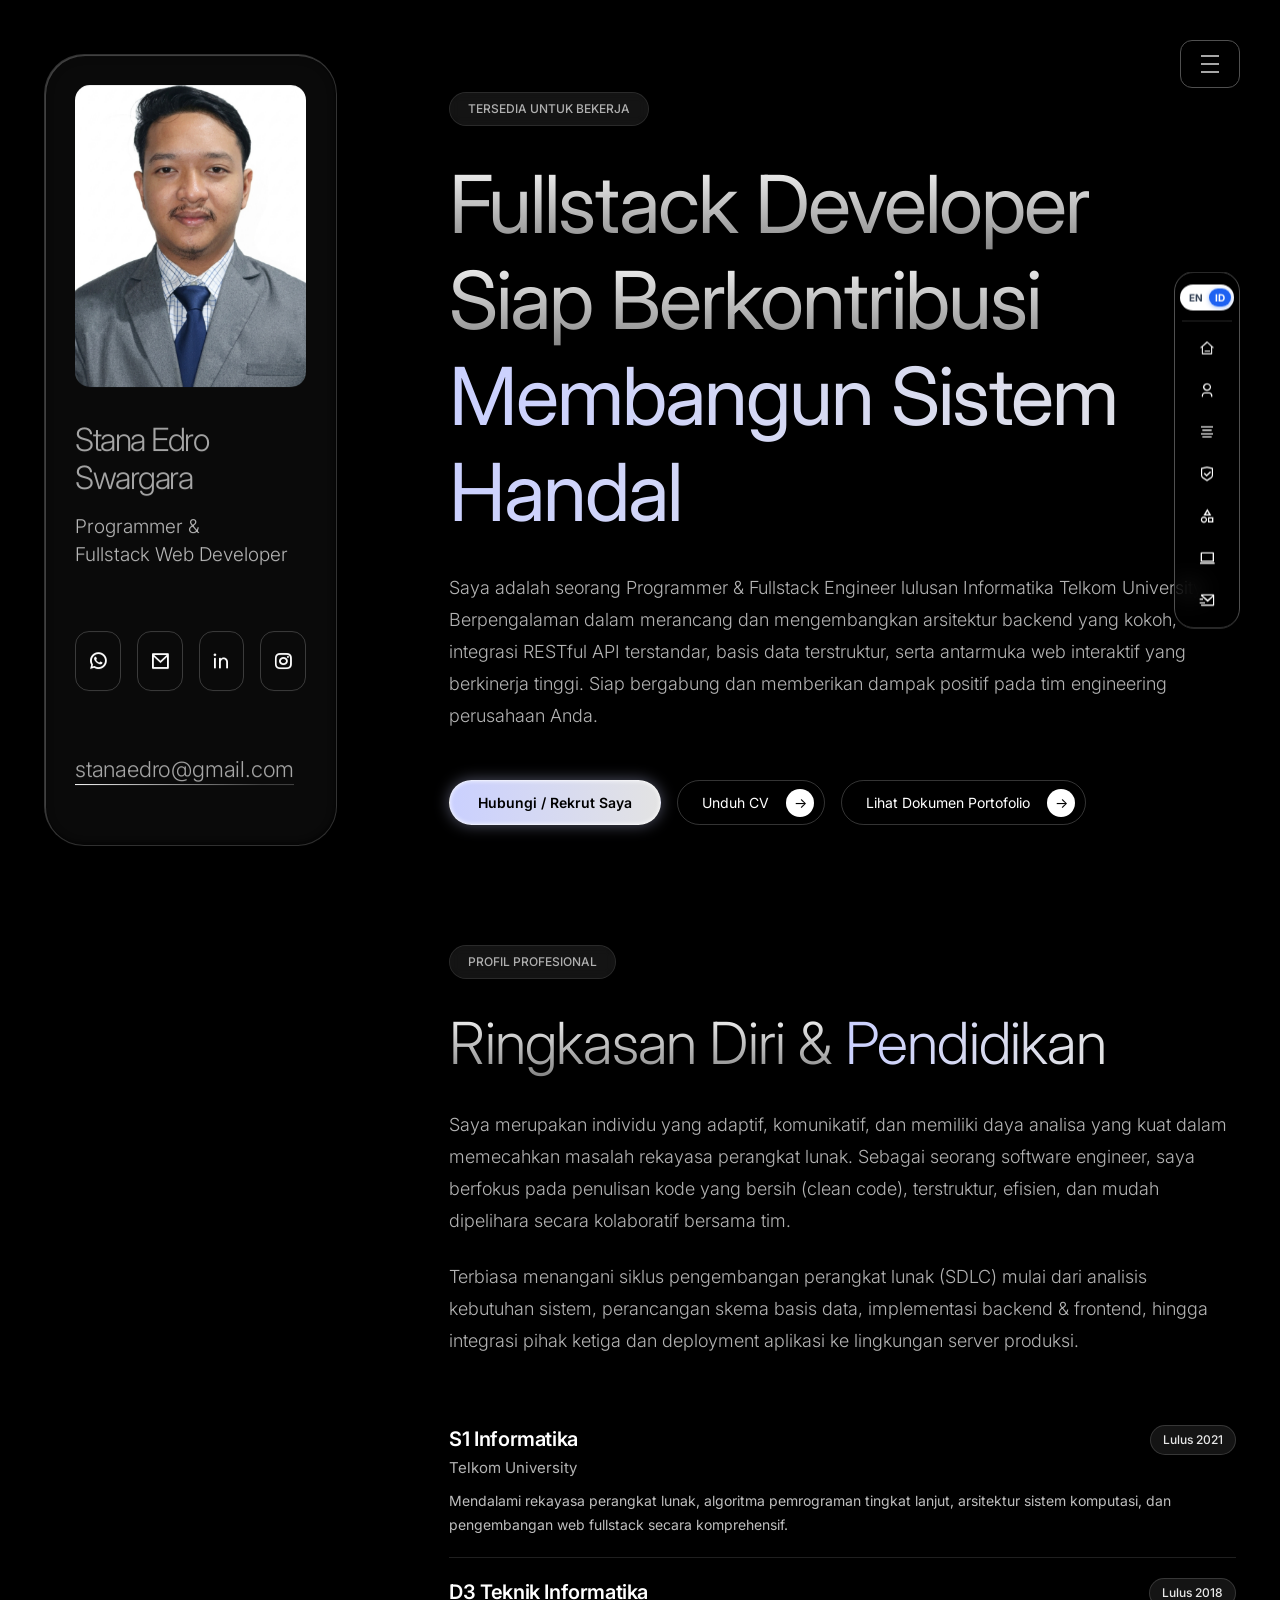
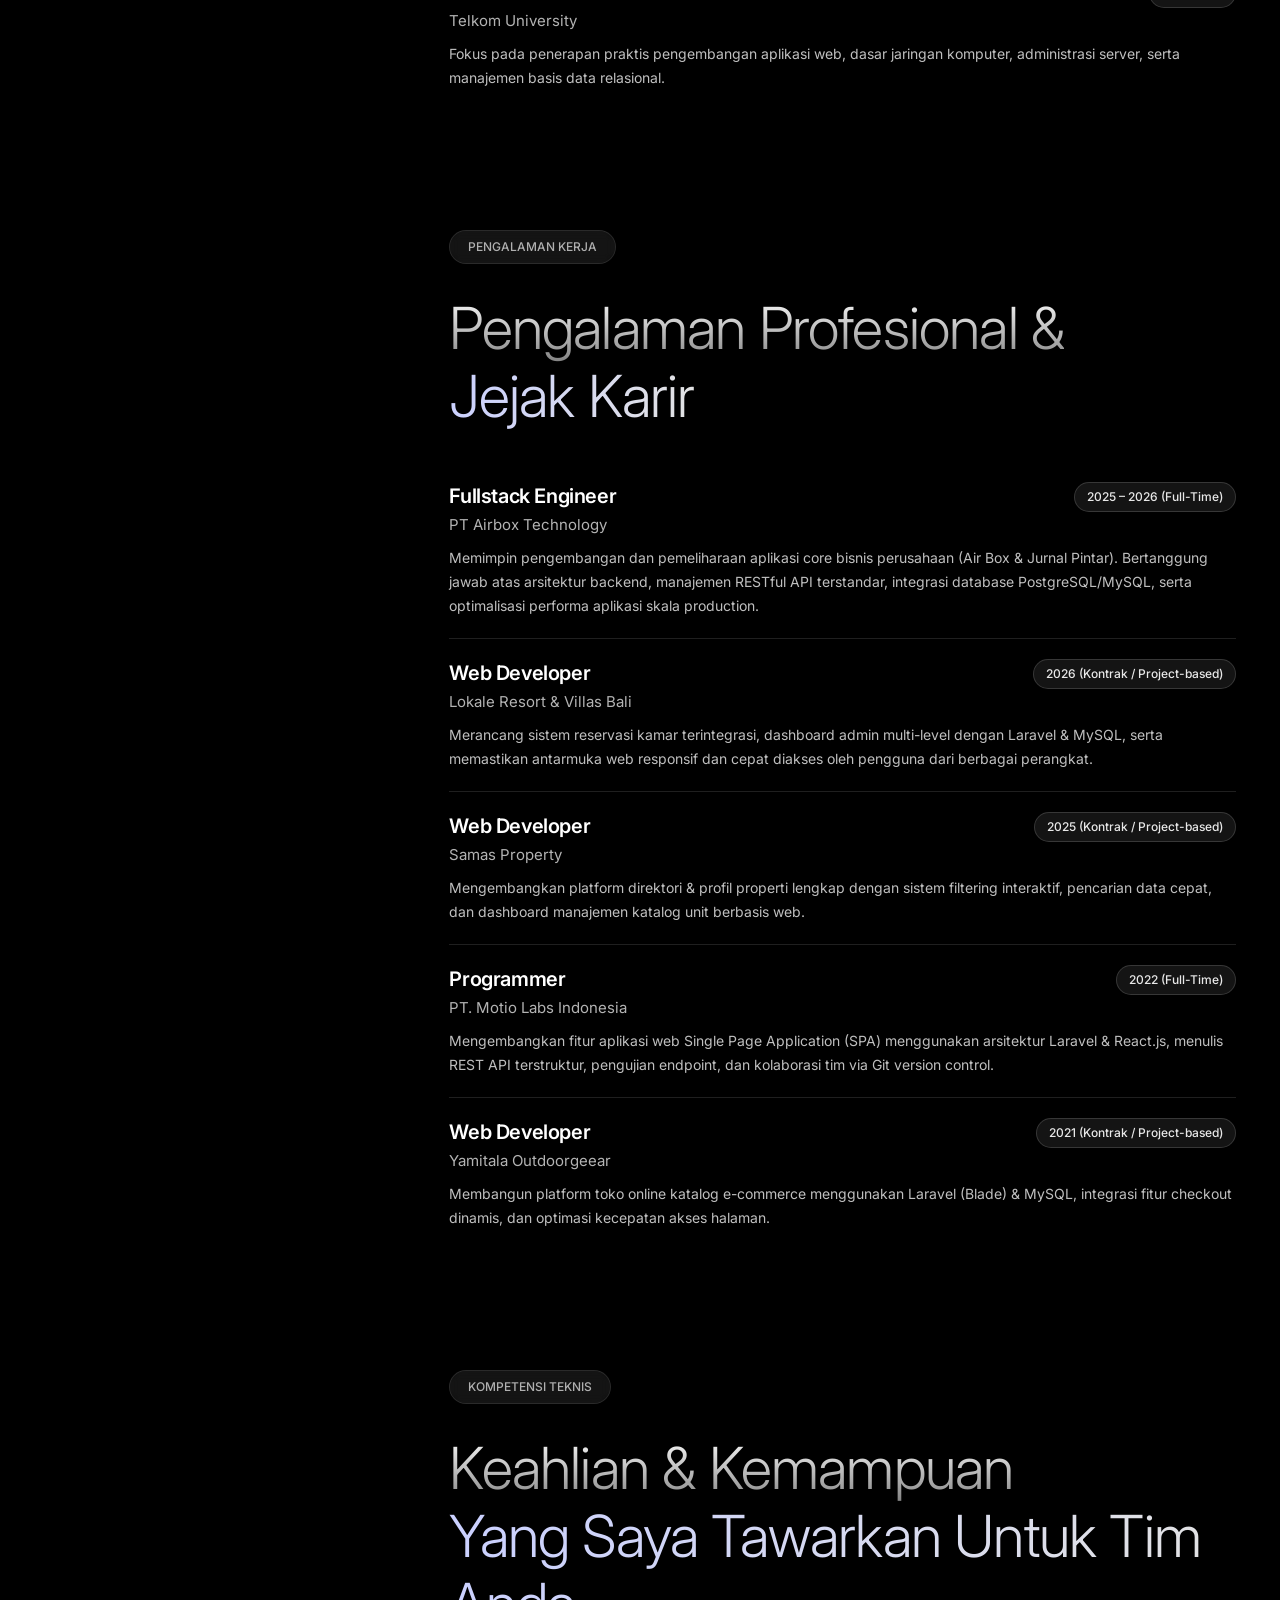
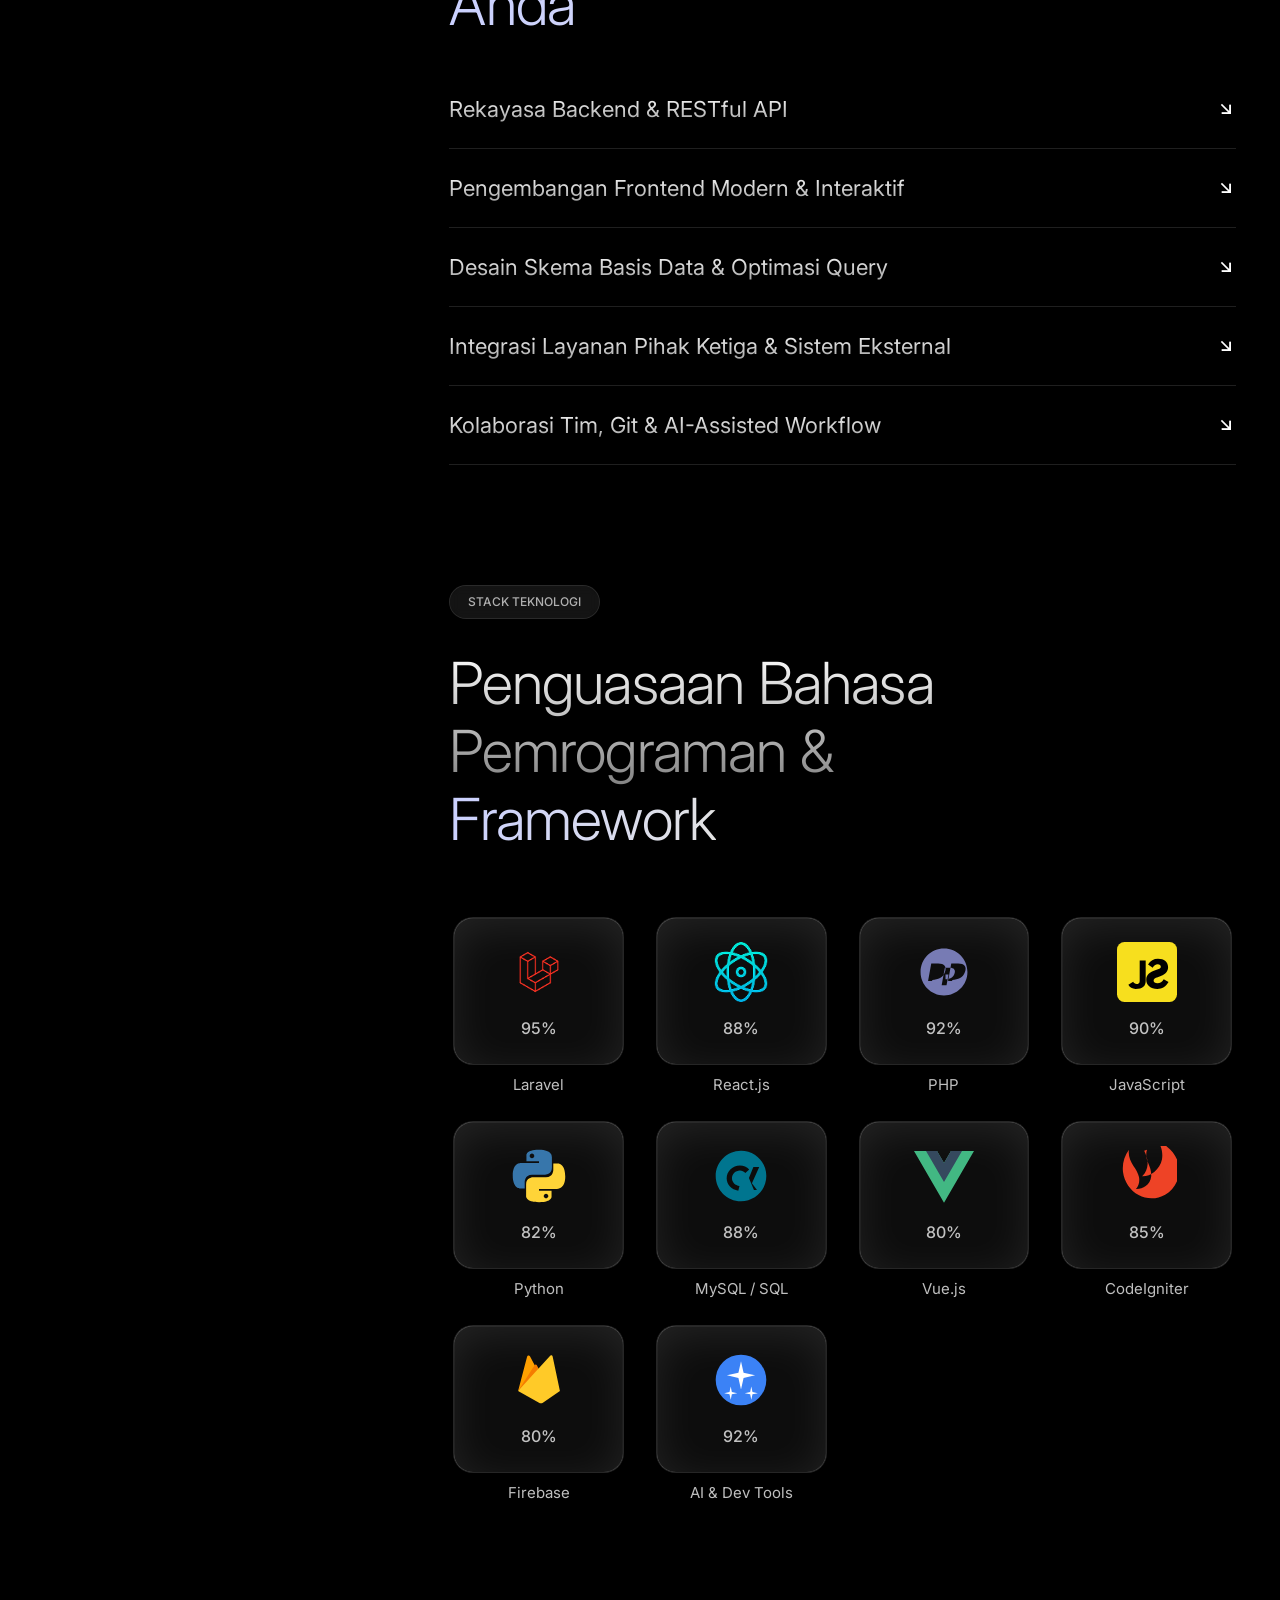
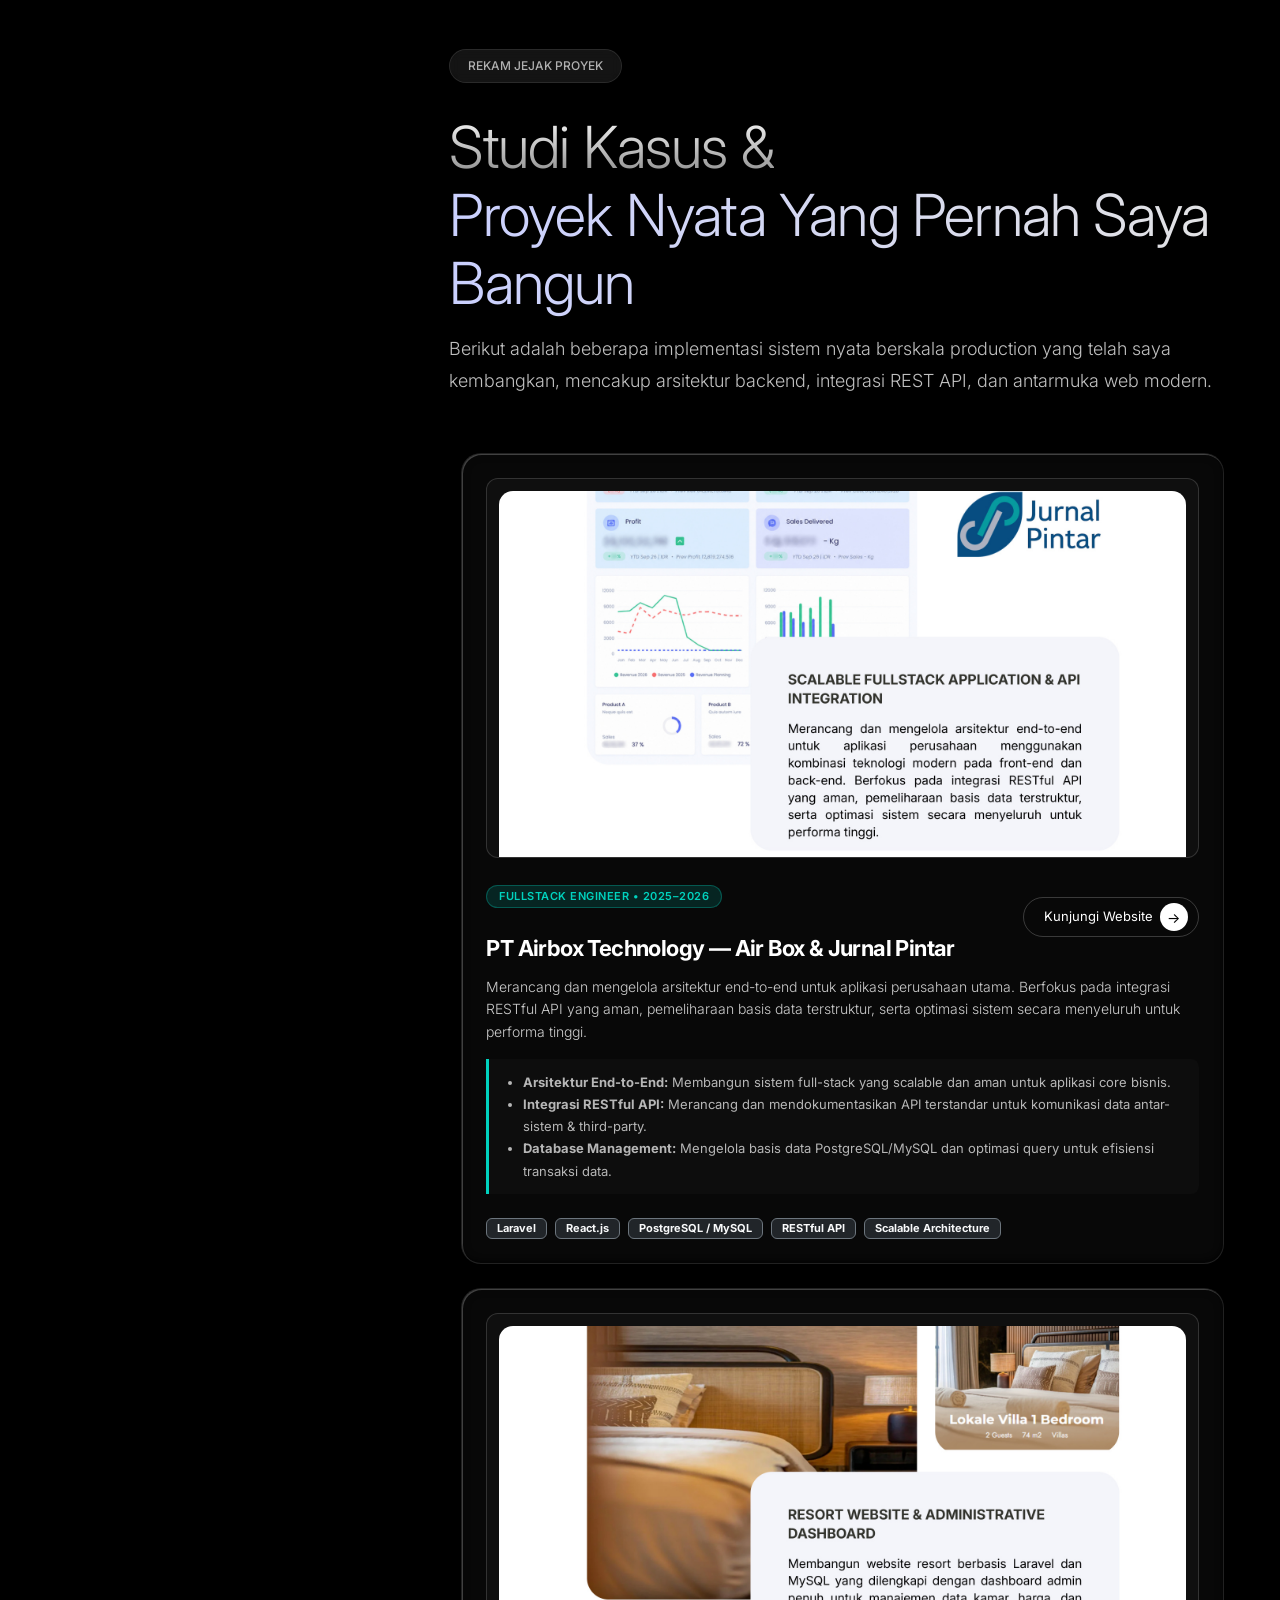
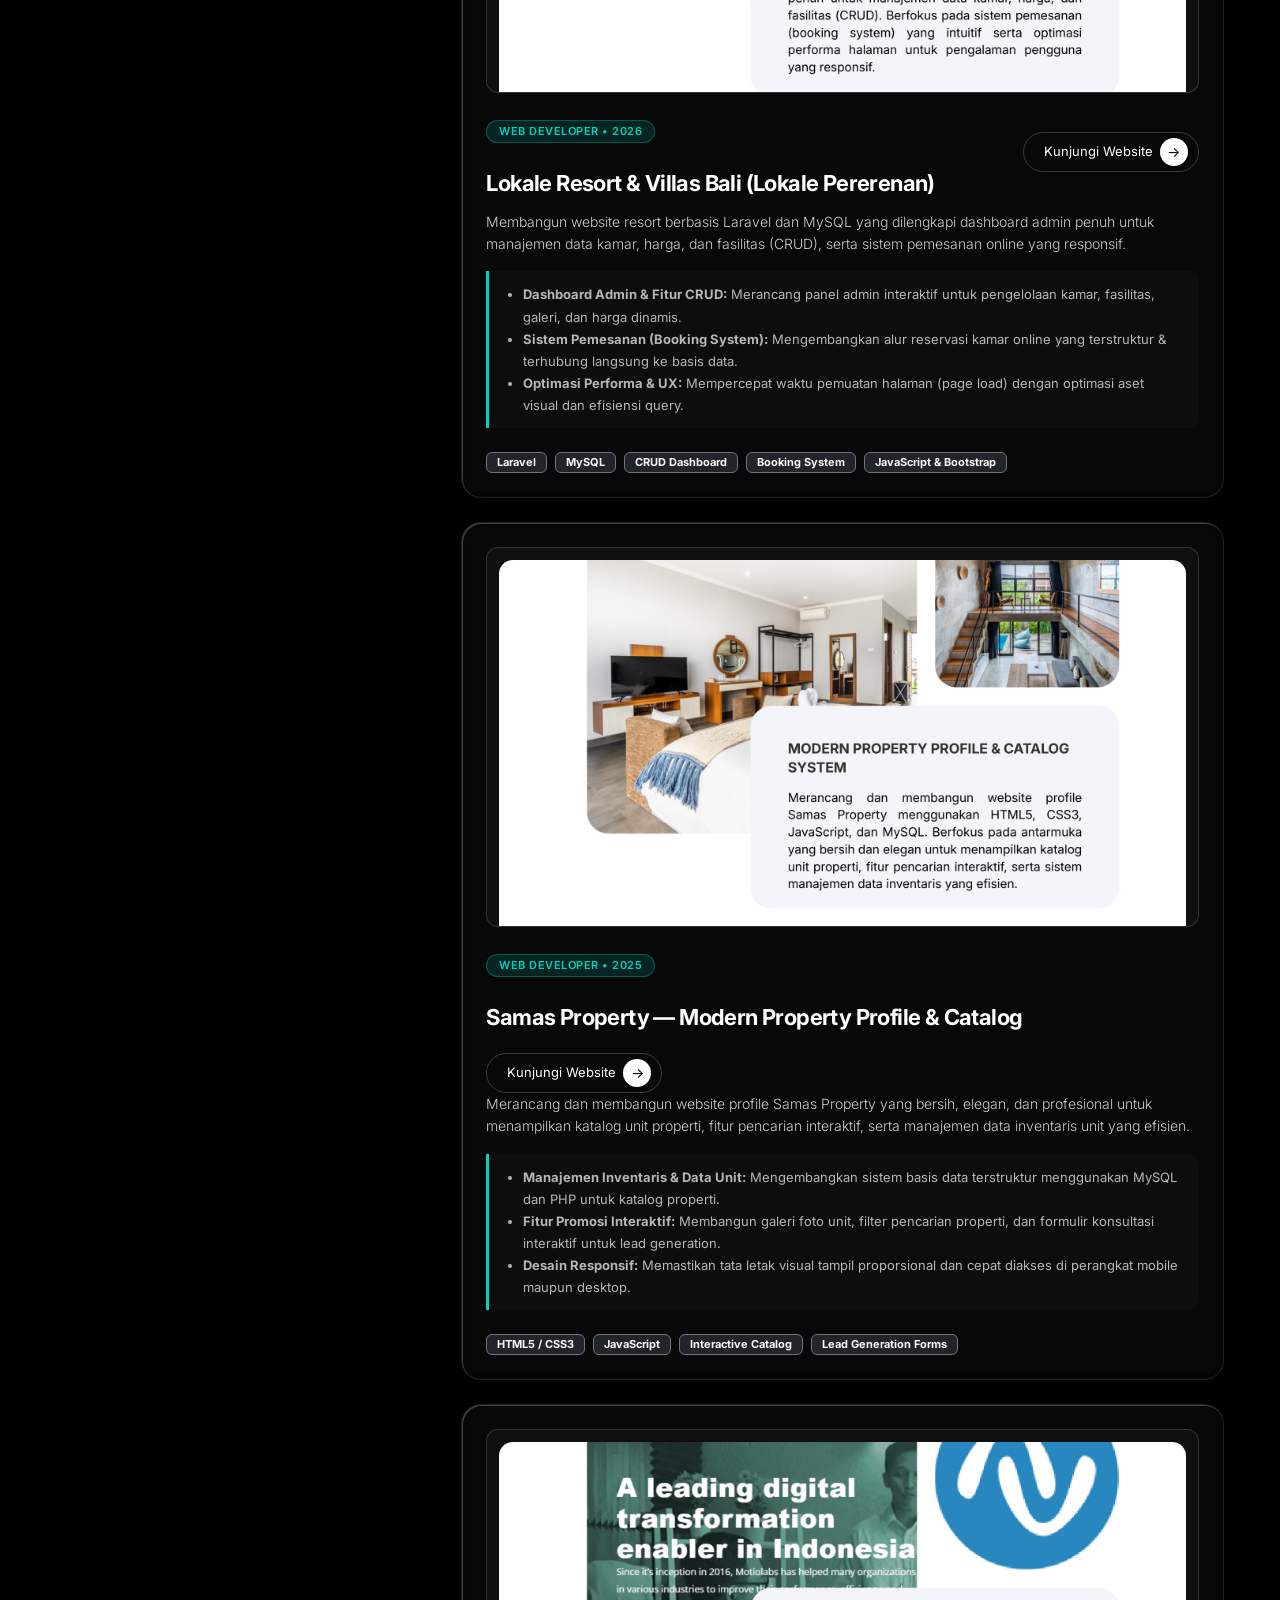
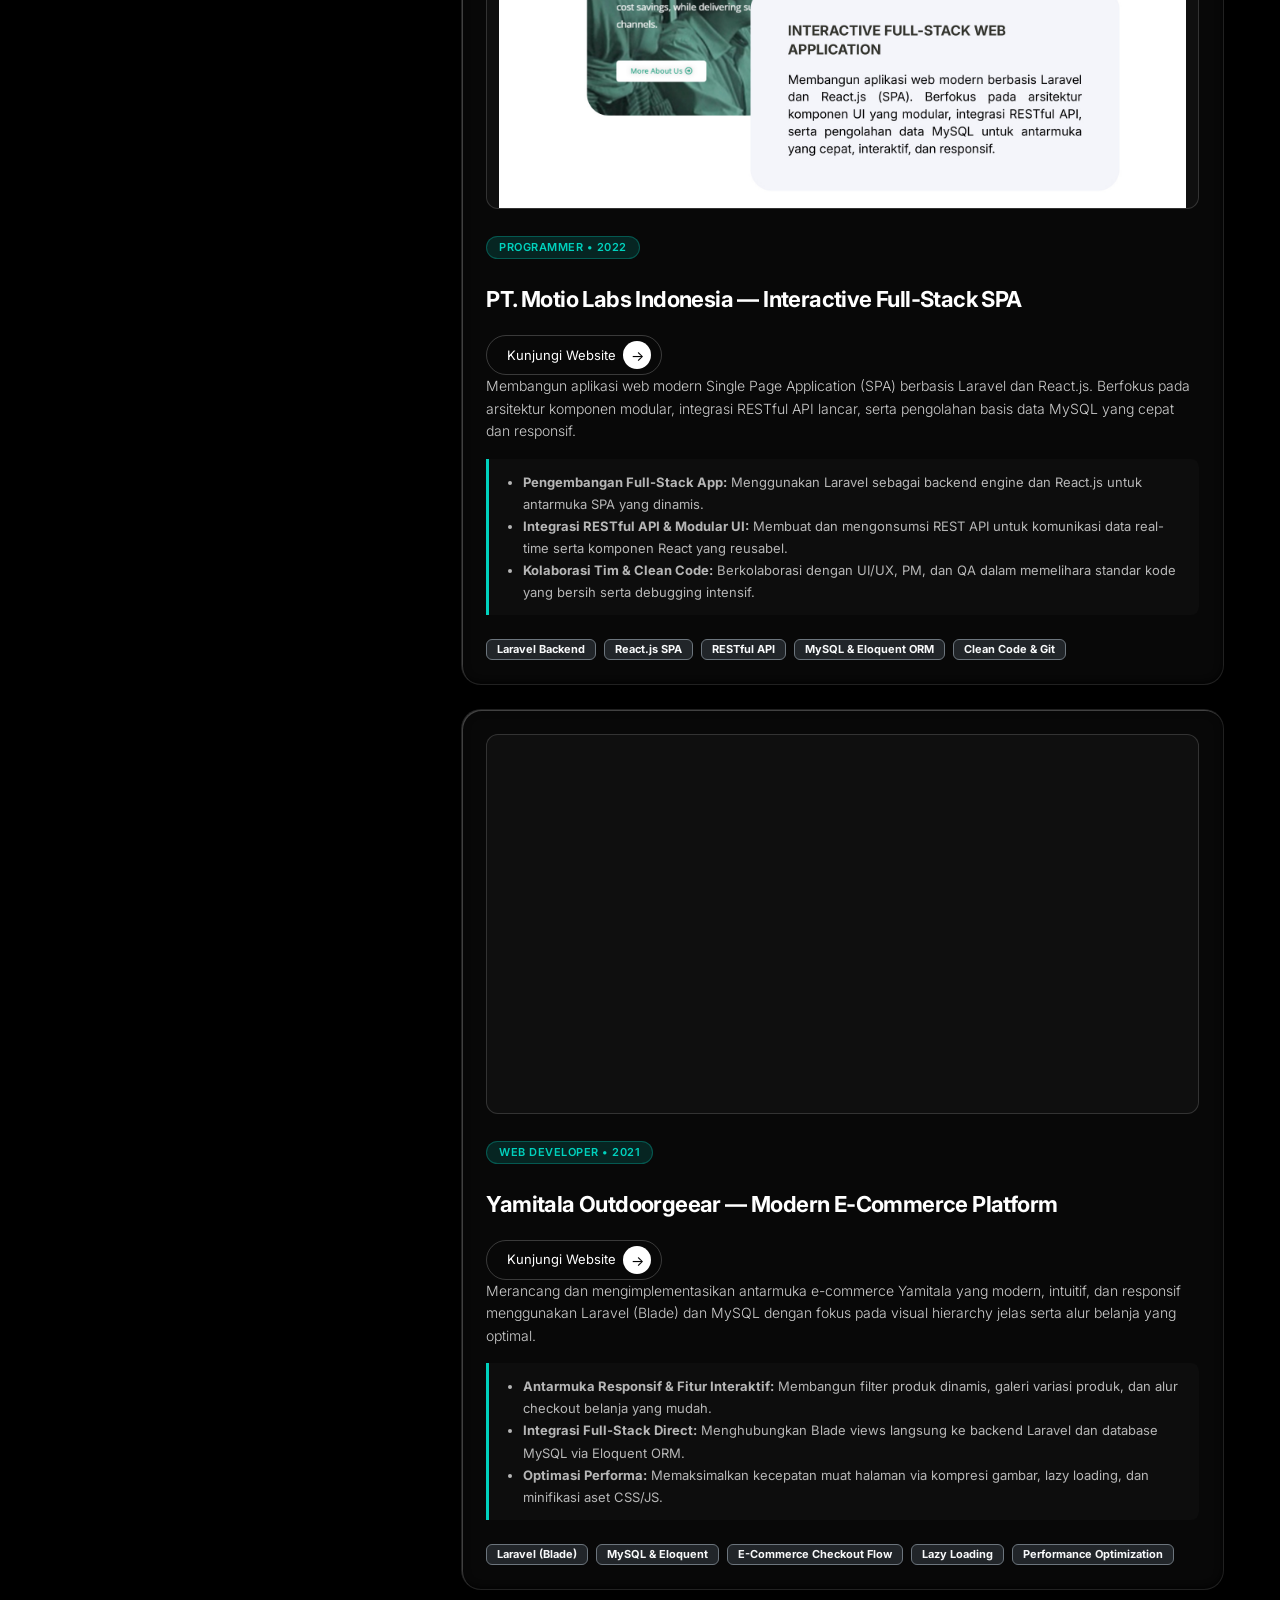
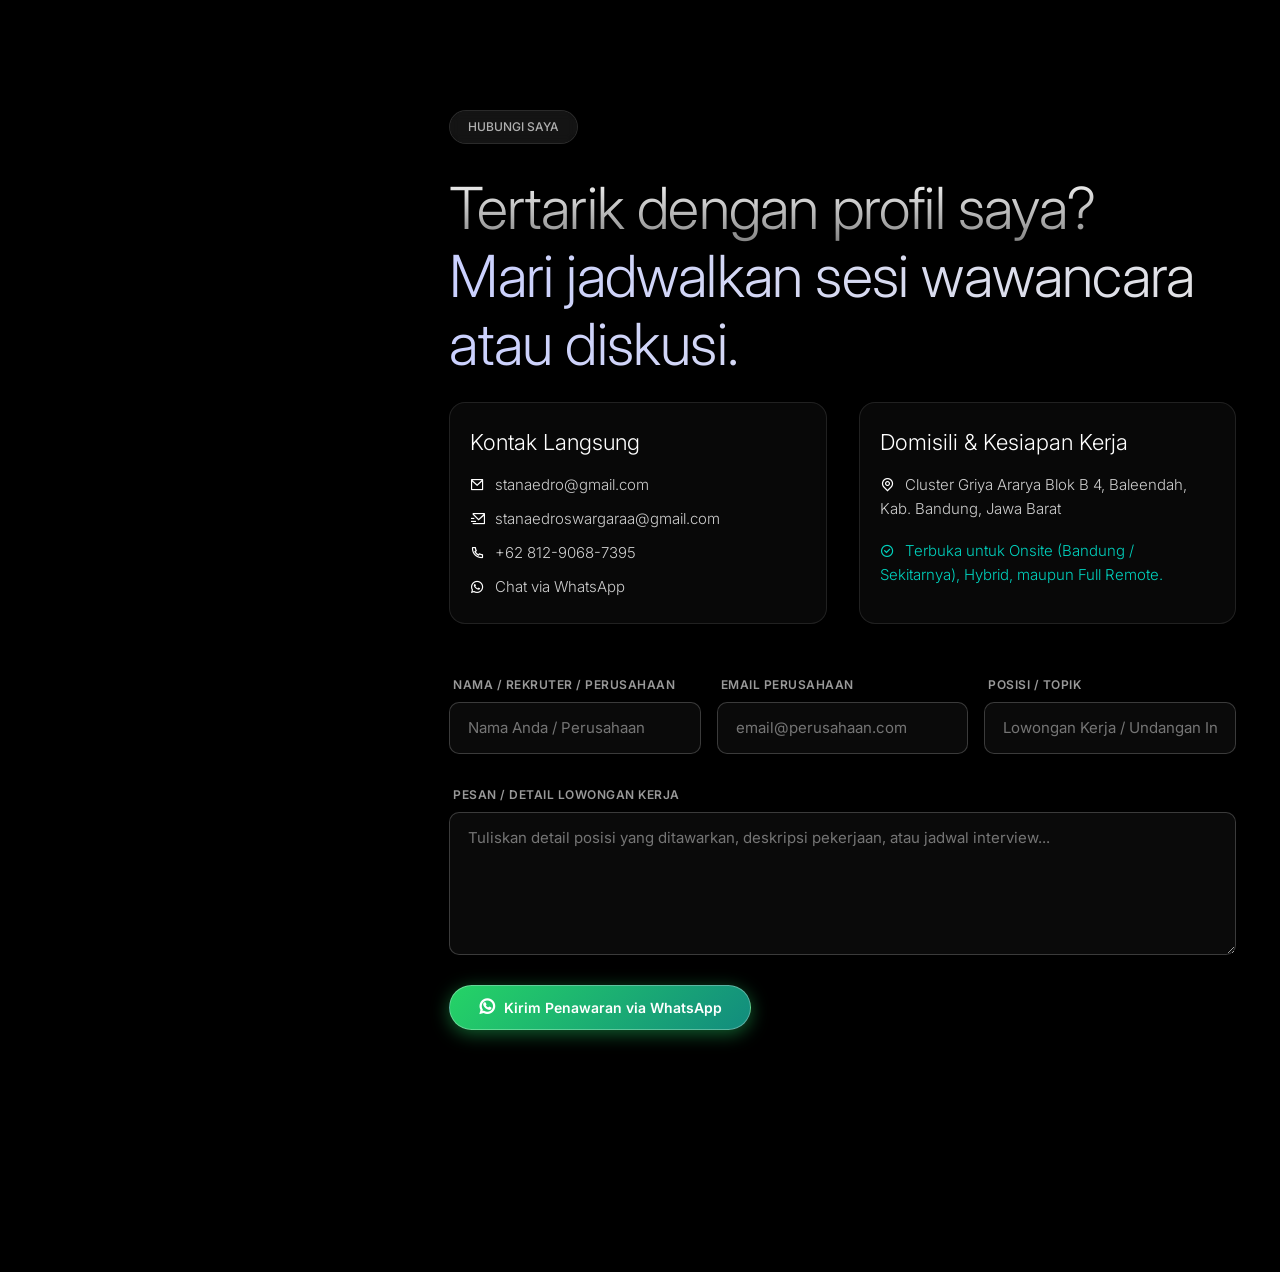
<file: index.html>
<!DOCTYPE html>
<html lang="id">
<head>
    <meta charset="UTF-8">
    <meta name="viewport" content="width=device-width, initial-scale=1.0">
    <title>Stana Edro Swargara - Programmer & Fullstack Web Developer</title>
    
    <!-- Google Fonts -->
    <link rel="preconnect" href="https://fonts.googleapis.com">
    <link rel="preconnect" href="https://fonts.gstatic.com" crossorigin>
    <link href="https://fonts.googleapis.com/css2?family=Inter:ital,opsz,wght@0,14..32,100..900;1,14..32,100..900&display=swap" rel="stylesheet">    
    
    <!-- Bootstrap CSS -->
    <link rel="stylesheet" href="css/bootstrap.min.css">

    <!-- Icon CSS -->
    <link rel="stylesheet" href="icon-fonts/remixicon/remixicon.css">
    
    <!-- CSS files -->
    <link rel="stylesheet" href="css/swiper.css">
    <link rel="stylesheet" href="css/magnific.css">
    <link rel="stylesheet" href="css/colors/frozen-light.css">
    <link rel="stylesheet" href="css/main.css">
</head>
<body>

    <main>
            <div class="lang-switch-wrap">
        <div class="lang-switch" title="Switch Language / Ganti Bahasa">
            <span class="lang-opt lang-en" data-lang="en">EN</span>
            <span class="lang-opt lang-id active" data-lang="id">ID</span>
        </div>
    </div>
    <div class="wrapper row">
                <div class="hamburger">
                    <span></span>
                    <span></span>
                    <span></span>
                </div>

                                <div class="icon-bar">
                    <div class="icon-bar-lang">
                        <div class="lang-switch" title="Switch Language / Ganti Bahasa">
                            <span class="lang-opt lang-en" data-lang="en">EN</span>
                            <span class="lang-opt lang-id active" data-lang="id">ID</span>
                        </div>
                    </div>
                    <a href="#home"><span data-i18n="nav_home">beranda</span><i class="ri-home-3-line"></i></a>
                    <a href="#about"><span data-i18n="nav_about">profil</span><i class="ri-user-3-line"></i></a>
                    <a href="#resume"><span data-i18n="nav_resume">pengalaman</span><i class="ri-align-center"></i></a>
                    <a href="#competencies"><span data-i18n="nav_competencies">kompetensi</span> <i class="ri-shield-check-line"></i></a>
                    <a href="#skills"><span data-i18n="nav_skills">keahlian</span> <i class="ri-shapes-line"></i></a>
                    <a href="#portfolio"><span data-i18n="nav_portfolio">proyek</span> <i class="ri-macbook-line"></i></a>
                    <a href="#contact"><span data-i18n="nav_contact">kontak</span> <i class="ri-mail-send-line"></i></a>
                </div>

                <div class="profile-box-wrap col-12 offset-md-1 col-md-10 offset-lg-0 col-lg-3">
                    <div class="profile-box glass-effect">
                        <div class="profile-box-inner">
                            <div class="profile-image">
                                <img src="img/profile.jpg" alt="Stana Edro Swargara">
                            </div>
                            <div class="profile-info">
                                <h5 class="mt-1">Stana Edro Swargara</h5>
                                <p class="body-three mt-16" data-i18n="profile_role">Programmer &<br>Fullstack Web Developer</p>
                            </div>
                            <div class="social-links mt-32">
                                <a href="https://wa.me/6281290687395" target="_blank" title="WhatsApp"><i class="ri-whatsapp-line"></i></a>
                                <a href="mailto:stanaedro@gmail.com" title="Email"><i class="ri-mail-line"></i></a>
                                <a href="https://www.linkedin.com/in/stana-edro-swargara-9085091b7" target="_blank" title="LinkedIn"><i class="ri-linkedin-line"></i></a>
                                <a href="https://www.instagram.com/swargaraedrostana/" target="_blank" title="Instagram"><i class="ri-instagram-line"></i></a>
                            </div>
                            <div class="email-info mt-32">
                                <a href="mailto:stanaedro@gmail.com"><h6>stanaedro@gmail.com</h6></a>
                            </div>
                        </div>
                    </div>
                </div>
                <div class="content-side col-12 offset-md-1 col-md-10 offset-lg-4 col-lg-8">
                    <!-- Hero Section -->
                    <section class="hero-section" id="home">
                        <div class="eyebrow-badge fade-up-anime">
                            <span data-i18n="hero_badge">TERSEDIA UNTUK BEKERJA</span>
                        </div>
                        <h1 class="text-anime" data-i18n="hero_title"><span>Fullstack Developer</span> <br><span>Siap Berkontribusi</span><br><span class="color">Membangun Sistem Handal</span></h1>
                        <p class="mt-32 text-anime" data-i18n="hero_desc">Saya adalah seorang Programmer & Fullstack Engineer lulusan Informatika Telkom University. Berpengalaman dalam merancang dan mengembangkan arsitektur backend yang kokoh, integrasi RESTful API terstandar, basis data terstruktur, serta antarmuka web interaktif yang berkinerja tinggi. Siap bergabung dan memberikan dampak positif pada tim engineering perusahaan Anda.</p>
                        <div class="buttons-holder fade-up-anime mt-48">
                            <a class="visiblo-btn-color" href="#contact"><span data-i18n="hero_btn_hire">Hubungi / Rekrut Saya</span></a>
                            <a class="visiblo-btn-arrow" href="assets/CV STANA 2026 Fix.pdf" target="_blank" download><span data-i18n="hero_btn_cv">Unduh CV</span></a>
                            <a class="visiblo-btn-arrow" href="assets/Portfolio Stana.pdf" target="_blank"><span data-i18n="hero_btn_portfolio">Lihat Dokumen Portofolio</span></a>
                        </div>
                    </section>

                    <!-- About Section -->
                    <section class="about-section" id="about">
                        <!-- About Badge -->
                        <div class="eyebrow-badge fade-up-anime">
                            <span data-i18n="about_badge">PROFIL PROFESIONAL</span>
                        </div>
                        <!-- Main Title -->
                        <div class="about-title">
                            <h2 class="about-title-secondary text-anime" data-i18n="about_title"><span>Ringkasan Diri & </span> <span class="color"> Pendidikan</span></h2>
                        </div>
                        
                        <!-- About Content -->
                        <div class="about-content mt-32">
                            <p class="about-paragraph text-anime" data-i18n="about_p1">Saya merupakan individu yang adaptif, komunikatif, dan memiliki daya analisa yang kuat dalam memecahkan masalah rekayasa perangkat lunak. Sebagai seorang software engineer, saya berfokus pada penulisan kode yang bersih (clean code), terstruktur, efisien, dan mudah dipelihara secara kolaboratif bersama tim.</p>
                            <br>
                            <p class="about-paragraph text-anime" data-i18n="about_p2">
                                Terbiasa menangani siklus pengembangan perangkat lunak (SDLC) mulai dari analisis kebutuhan sistem, perancangan skema basis data, implementasi backend & frontend, hingga integrasi pihak ketiga dan deployment aplikasi ke lingkungan server produksi.
                            </p>
                        </div>

                        <!-- Education Background inside About -->
                        <div class="work-experience mt-48">
                            <div class="experience-item fade-up-anime">
                                <div class="experience-header">
                                    <div class="experience-title-group">
                                        <h4 class="job-title" data-i18n="edu1_title">S1 Informatika</h4>
                                        <span class="company-name">Telkom University</span>
                                    </div>
                                    <div class="work-dates" data-i18n="edu1_date">Lulus 2021</div>
                                </div>
                                <p class="experience-desc" data-i18n="edu1_desc">Mendalami rekayasa perangkat lunak, algoritma pemrograman tingkat lanjut, arsitektur sistem komputasi, dan pengembangan web fullstack secara komprehensif.</p>
                            </div>
                            
                            <div class="experience-divider"></div>
                            
                            <div class="experience-item fade-up-anime">
                                <div class="experience-header">
                                    <div class="experience-title-group">
                                        <h4 class="job-title" data-i18n="edu2_title">D3 Teknik Informatika</h4>
                                        <span class="company-name">Telkom University</span>
                                    </div>
                                    <div class="work-dates" data-i18n="edu2_date">Lulus 2018</div>
                                </div>
                                <p class="experience-desc" data-i18n="edu2_desc">Fokus pada penerapan praktis pengembangan aplikasi web, dasar jaringan komputer, administrasi server, serta manajemen basis data relasional.</p>
                            </div>
                        </div>
                    </section>

                    <!-- Resume Section -->
                    <section class="resume-section" id="resume">
                        <!-- Resume Badge -->
                        <div class="eyebrow-badge fade-up-anime">
                            <span data-i18n="exp_badge">PENGALAMAN KERJA</span>
                        </div>
                        
                        <!-- Main Title -->
                        <div class="main-title">
                            <h2 class="title-primary text-anime" data-i18n="exp_title"><span>Pengalaman Profesional &</span> <br> <span class="color">Jejak Karir</span></h2>
                        </div>
                        
                        <!-- Work Experience Section -->
                        <div class="work-experience mt-32">
                            <!-- Item 1: Airbox -->
                            <div class="experience-item fade-up-anime">
                                <div class="experience-header">
                                    <div class="experience-title-group">
                                        <h4 class="job-title" data-i18n="exp1_role">Fullstack Engineer</h4>
                                        <span class="company-name">PT Airbox Technology</span>
                                    </div>
                                    <div class="work-dates" data-i18n="exp1_date">2025 – 2026 (Full-Time)</div>
                                </div>
                                <p class="experience-desc" data-i18n="exp1_desc">
                                    Memimpin pengembangan dan pemeliharaan aplikasi core bisnis perusahaan (Air Box & Jurnal Pintar). Bertanggung jawab atas arsitektur backend, manajemen RESTful API terstandar, integrasi database PostgreSQL/MySQL, serta optimalisasi performa aplikasi skala production.
                                </p>
                            </div>
                            
                            <div class="experience-divider"></div>
                            
                            <!-- Item 2: Lokale Resort -->
                            <div class="experience-item fade-up-anime">
                                <div class="experience-header">
                                    <div class="experience-title-group">
                                        <h4 class="job-title">Web Developer</h4>
                                        <span class="company-name">Lokale Resort & Villas Bali</span>
                                    </div>
                                    <div class="work-dates" data-i18n="exp2_date">2026 (Kontrak / Project-based)</div>
                                </div>
                                <p class="experience-desc" data-i18n="exp2_desc">
                                    Merancang sistem reservasi kamar terintegrasi, dashboard admin multi-level dengan Laravel & MySQL, serta memastikan antarmuka web responsif dan cepat diakses oleh pengguna dari berbagai perangkat.
                                </p>
                            </div>
                            
                            <div class="experience-divider"></div>
                            
                            <!-- Item 3: Samas Property -->
                            <div class="experience-item fade-up-anime">
                                <div class="experience-header">
                                    <div class="experience-title-group">
                                        <h4 class="job-title">Web Developer</h4>
                                        <span class="company-name">Samas Property</span>
                                    </div>
                                    <div class="work-dates" data-i18n="exp3_date">2025 (Kontrak / Project-based)</div>
                                </div>
                                <p class="experience-desc" data-i18n="exp3_desc">
                                    Mengembangkan platform direktori & profil properti lengkap dengan sistem filtering interaktif, pencarian data cepat, dan dashboard manajemen katalog unit berbasis web.
                                </p>
                            </div>
                            
                            <div class="experience-divider"></div>
                            
                            <!-- Item 4: Motio Labs -->
                            <div class="experience-item fade-up-anime">
                                <div class="experience-header">
                                    <div class="experience-title-group">
                                        <h4 class="job-title" data-i18n="exp4_role">Programmer</h4>
                                        <span class="company-name">PT. Motio Labs Indonesia</span>
                                    </div>
                                    <div class="work-dates" data-i18n="exp4_date">2022 (Full-Time)</div>
                                </div>
                                <p class="experience-desc" data-i18n="exp4_desc">
                                    Mengembangkan fitur aplikasi web Single Page Application (SPA) menggunakan arsitektur Laravel & React.js, menulis REST API terstruktur, pengujian endpoint, dan kolaborasi tim via Git version control.
                                </p>
                            </div>

                            <div class="experience-divider"></div>
                            
                            <!-- Item 5: Yamitala -->
                            <div class="experience-item fade-up-anime">
                                <div class="experience-header">
                                    <div class="experience-title-group">
                                        <h4 class="job-title">Web Developer</h4>
                                        <span class="company-name">Yamitala Outdoorgeear</span>
                                    </div>
                                    <div class="work-dates" data-i18n="exp5_date">2021 (Kontrak / Project-based)</div>
                                </div>
                                <p class="experience-desc" data-i18n="exp5_desc">
                                    Membangun platform toko online katalog e-commerce menggunakan Laravel (Blade) & MySQL, integrasi fitur checkout dinamis, dan optimasi kecepatan akses halaman.
                                </p>
                            </div>
                        </div>
                    </section>

                    <!-- Competencies Section (formerly Services) -->
                    <section class="services-section" id="competencies">
                        <!-- Badge -->
                        <div class="eyebrow-badge fade-up-anime">
                            <span data-i18n="comp_badge">KOMPETENSI TEKNIS</span>
                        </div>
                        
                        <!-- Main Title -->
                        <div class="services-title">
                            <h2 class="services-title-primary text-anime" data-i18n="comp_title"><span>Keahlian & Kemampuan</span><br><span class="color">Yang Saya Tawarkan Untuk Tim Anda</span></h2>
                        </div>
                        
                        <!-- Competencies Accordion -->
                        <div class="services-accordion mt-32">
                            <div class="accordion-item fade-up-anime">
                                <div class="accordion-header">
                                    <span class="service-name" data-i18n="comp1_title">Rekayasa Backend & RESTful API</span>
                                    <span class="accordion-arrow"><i class="ri-arrow-right-down-line"></i></span>
                                </div>
                                <div class="accordion-content">
                                    <p data-i18n="comp1_desc">Mahir merancang arsitektur backend yang aman, modular, dan scalable menggunakan Laravel, PHP, dan Python. Mampu menyusun endpoint RESTful API terstandar dengan autentikasi (JWT/Sanctum), validasi ketat, dan dokumentasi yang rapi.</p>
                                </div>
                            </div>
                            
                            <div class="accordion-item fade-up-anime">
                                <div class="accordion-header">
                                    <span class="service-name" data-i18n="comp2_title">Pengembangan Frontend Modern & Interaktif</span>
                                    <span class="accordion-arrow"><i class="ri-arrow-right-down-line"></i></span>
                                </div>
                                <div class="accordion-content">
                                    <p data-i18n="comp2_desc">Menguasai pembangunan antarmuka pengguna berbasis komponen menggunakan React.js, Vue.js, JavaScript Modern (ES6+), dan Blade. Berpengalaman menciptakan SPA yang responsif, mobile-first, dan memiliki performa rendering optimal.</p>
                                </div>
                            </div>
                            
                            <div class="accordion-item fade-up-anime">
                                <div class="accordion-header">
                                    <span class="service-name" data-i18n="comp3_title">Desain Skema Basis Data & Optimasi Query</span>
                                    <span class="accordion-arrow"><i class="ri-arrow-right-down-line"></i></span>
                                </div>
                                <div class="accordion-content">
                                    <p data-i18n="comp3_desc">Keahlian dalam merancang relasi tabel basis data (RDBMS: MySQL, PostgreSQL) dan NoSQL (Firebase), optimasi query melalui indexing yang tepat, pencegahan bottleneck, serta menjaga konsistensi transaksi data.</p>
                                </div>
                            </div>
                            
                            <div class="accordion-item fade-up-anime">
                                <div class="accordion-header">
                                    <span class="service-name" data-i18n="comp4_title">Integrasi Layanan Pihak Ketiga & Sistem Eksternal</span>
                                    <span class="accordion-arrow"><i class="ri-arrow-right-down-line"></i></span>
                                </div>
                                <div class="accordion-content">
                                    <p data-i18n="comp4_desc">Berpengalaman mengintegrasikan payment gateway, webhook, email/messaging notifications, cloud storage, dan API eksternal lainnya ke dalam sistem aplikasi secara aman dan andal.</p>
                                </div>
                            </div>
                            
                            <div class="accordion-item fade-up-anime">
                                <div class="accordion-header">
                                    <span class="service-name" data-i18n="comp5_title">Kolaborasi Tim, Git & AI-Assisted Workflow</span>
                                    <span class="accordion-arrow"><i class="ri-arrow-right-down-line"></i></span>
                                </div>
                                <div class="accordion-content">
                                    <p data-i18n="comp5_desc">Disiplin dalam penggunaan Git version control (branching, pull request, code review), adaptif terhadap metodologi Agile/Scrum, serta memanfaatkan AI dev tools modern untuk mempercepat produktivitas penulisan dan pengujian kode.</p>
                                </div>
                            </div>
                        </div>
                    </section>

                    <!-- Skills Section -->
                    <section class="skills-section" id="skills">
                        <!-- Skills Badge -->
                        <div class="eyebrow-badge fade-up-anime">
                            <span data-i18n="skills_badge">STACK TEKNOLOGI</span>
                        </div>
                        
                        <!-- Main Title -->
                        <div class="skills-title text-anime">
                            <h2 class="skills-title-main" data-i18n="skills_title"><span>Penguasaan Bahasa Pemrograman &</span> <span class="color">Framework</span></h2>
                        </div>
                        
                        <!-- Skills Grid -->
                        <div class="skills-grid mt-64 row">
                            <!-- Laravel -->
                            <div class="skill-card-wrapper col-md-4 col-6 col-lg-3 fade-up-anime">
                                <div class="skill-card">
                                    <div class="skill-icon">
                                        <img src="img/laravel.png" alt="Laravel">
                                    </div>
                                    <span class="skill-percentage">95%</span>
                                </div>
                                <span class="skill-name">Laravel</span>
                            </div>

                            <!-- ReactJS -->
                            <div class="skill-card-wrapper col-md-4 col-6 col-lg-3 fade-up-anime">
                                <div class="skill-card">
                                    <div class="skill-icon">
                                        <img src="img/React.png" alt="React.js">
                                    </div>
                                    <span class="skill-percentage">88%</span>
                                </div>
                                <span class="skill-name">React.js</span>
                            </div>

                            <!-- PHP -->
                            <div class="skill-card-wrapper col-md-4 col-6 col-lg-3 fade-up-anime">
                                <div class="skill-card">
                                    <div class="skill-icon">
                                        <img src="img/php.svg" alt="PHP">
                                    </div>
                                    <span class="skill-percentage">92%</span>
                                </div>
                                <span class="skill-name">PHP</span>
                            </div>

                            <!-- JavaScript -->
                            <div class="skill-card-wrapper col-md-4 col-6 col-lg-3 fade-up-anime">
                                <div class="skill-card">
                                    <div class="skill-icon">
                                        <img src="img/javascript.svg" alt="JavaScript">
                                    </div>
                                    <span class="skill-percentage">90%</span>
                                </div>
                                <span class="skill-name">JavaScript</span>
                            </div>

                            <!-- Python -->
                            <div class="skill-card-wrapper col-md-4 col-6 col-lg-3 fade-up-anime">
                                <div class="skill-card">
                                    <div class="skill-icon">
                                        <img src="img/python.svg" alt="Python">
                                    </div>
                                    <span class="skill-percentage">82%</span>
                                </div>
                                <span class="skill-name">Python</span>
                            </div>

                            <!-- MySQL / PostgreSQL -->
                            <div class="skill-card-wrapper col-md-4 col-6 col-lg-3 fade-up-anime">
                                <div class="skill-card">
                                    <div class="skill-icon">
                                        <img src="img/mysql.svg" alt="MySQL & PostgreSQL">
                                    </div>
                                    <span class="skill-percentage">88%</span>
                                </div>
                                <span class="skill-name">MySQL / SQL</span>
                            </div>

                            <!-- Vue.js -->
                            <div class="skill-card-wrapper col-md-4 col-6 col-lg-3 fade-up-anime">
                                <div class="skill-card">
                                    <div class="skill-icon">
                                        <img src="img/vue.svg" alt="Vue.js">
                                    </div>
                                    <span class="skill-percentage">80%</span>
                                </div>
                                <span class="skill-name">Vue.js</span>
                            </div>

                            <!-- CodeIgniter -->
                            <div class="skill-card-wrapper col-md-4 col-6 col-lg-3 fade-up-anime">
                                <div class="skill-card">
                                    <div class="skill-icon">
                                        <img src="img/codeigniter.svg" alt="CodeIgniter">
                                    </div>
                                    <span class="skill-percentage">85%</span>
                                </div>
                                <span class="skill-name">CodeIgniter</span>
                            </div>

                            <!-- Firebase -->
                            <div class="skill-card-wrapper col-md-4 col-6 col-lg-3 fade-up-anime">
                                <div class="skill-card">
                                    <div class="skill-icon">
                                        <img src="img/firebase.svg" alt="Firebase">
                                    </div>
                                    <span class="skill-percentage">80%</span>
                                </div>
                                <span class="skill-name">Firebase</span>
                            </div>

                            <!-- AI & Dev Tools -->
                            <div class="skill-card-wrapper col-md-4 col-6 col-lg-3 fade-up-anime">
                                <div class="skill-card glass-filter">
                                    <div class="skill-icon">
                                        <img src="img/ai_tools.svg" alt="Tools AI & Developer">
                                    </div>
                                    <span class="skill-percentage">92%</span>
                                </div>
                                <span class="skill-name">AI & Dev Tools</span>
                            </div>
                        </div>
                    </section>

                    <!-- Projects Section -->
                                        <!-- Projects Section -->
                    <section class="portfolio" id="portfolio">
                        <div class="eyebrow-badge fade-up-anime">
                            <span data-i18n="port_badge">REKAM JEJAK PROYEK</span>
                        </div>
                        <h2 class="text-anime" data-i18n="port_title"><span>Studi Kasus &</span><br><span class="color">Proyek Nyata Yang Pernah Saya Bangun</span></h2>
                        <p class="mt-16 text-anime" data-i18n="port_sub" style="color: rgba(255,255,255,0.75);">Berikut adalah beberapa implementasi sistem nyata berskala production yang telah saya kembangkan, mencakup arsitektur backend, integrasi REST API, dan antarmuka web modern.</p>

                        <div class="projects-wrap row g-4 mt-32">
                            
                            <!-- project 1: Airbox -->
                            <div class="project col-12 fade-up-anime">
                                <div class="project-card-custom glass-effect" style="border-radius: 20px; padding: 24px; border: 1px solid rgba(255,255,255,0.1); background: rgba(255,255,255,0.03);">
                                    <div data-lightbox="pro" class="lightbox" style="border-radius: 12px; overflow: hidden; max-height: 380px;">
                                        <img decoding="async" src="img/project_airbox.jpg" data-mfp-src="img/stana/portfolio_page_8.jpg" alt="PT Airbox Technology" style="width: 100%; object-fit: cover;">
                                    </div>
                                    <div class="mt-20">
                                        <div class="d-flex flex-wrap justify-content-between align-items-center gap-2 mb-12">
                                            <div>
                                                <br>
                                                <span class="badge mb-2" data-i18n="p1_badge" style="background: rgba(0, 210, 190, 0.15); color: #00d2be; border: 1px solid rgba(0, 210, 190, 0.3); padding: 5px 12px; border-radius: 20px; font-size: 11px; font-weight: 600; letter-spacing: 0.5px;">FULLSTACK ENGINEER • 2025–2026</span>
                                                <h3 class="project-title" style="font-size: 22px; font-weight: 700; margin: 4px 0 0 0; color: #fff;">PT Airbox Technology — Air Box & Jurnal Pintar</h3>
                                            </div>
                                            <a href="https://www.airbox.co.id/" target="_blank" class="visiblo-btn-arrow" style="padding: 8px 45px 8px 20px; font-size: 13px; height: 40px; display: inline-flex; align-items: center;"><span data-i18n="port_visit_btn">Kunjungi Website</span></a>
                                        </div>
                                        <p data-i18n="p1_desc" style="color: rgba(255,255,255,0.8); font-size: 14px; line-height: 1.6; margin-bottom: 16px;">Merancang dan mengelola arsitektur end-to-end untuk aplikasi perusahaan utama. Berfokus pada integrasi RESTful API yang aman, pemeliharaan basis data terstruktur, serta optimasi sistem secara menyeluruh untuk performa tinggi.</p>
                                        <div class="project-highlights mb-16" style="background: rgba(255,255,255,0.02); border-left: 3px solid #00d2be; padding: 12px 16px; border-radius: 0 8px 8px 0;">
                                            <ul style="margin: 0; padding-left: 18px; color: rgba(255,255,255,0.7); font-size: 13px; line-height: 1.7;">
                                                <li data-i18n="p1_hl1"><strong>Arsitektur End-to-End:</strong> Membangun sistem full-stack yang scalable dan aman untuk aplikasi core bisnis.</li>
                                                <li data-i18n="p1_hl2"><strong>Integrasi RESTful API:</strong> Merancang dan mendokumentasikan API terstandar untuk komunikasi data antar-sistem & third-party.</li>
                                                <li data-i18n="p1_hl3"><strong>Database Management:</strong> Mengelola basis data PostgreSQL/MySQL dan optimasi query untuk efisiensi transaksi data.</li>
                                            </ul>
                                        </div>
                                        <br>
                                        <div class="tech-stack-badges d-flex flex-wrap gap-2">
                                            <span class="badge bg-dark text-light border border-secondary" style="font-size: 11px; padding: 4px 10px;">Laravel</span>
                                            <span class="badge bg-dark text-light border border-secondary" style="font-size: 11px; padding: 4px 10px;">React.js</span>
                                            <span class="badge bg-dark text-light border border-secondary" style="font-size: 11px; padding: 4px 10px;">PostgreSQL / MySQL</span>
                                            <span class="badge bg-dark text-light border border-secondary" style="font-size: 11px; padding: 4px 10px;">RESTful API</span>
                                            <span class="badge bg-dark text-light border border-secondary" style="font-size: 11px; padding: 4px 10px;">Scalable Architecture</span>
                                        </div>
                                    </div>
                                </div>
                            </div>

                            <!-- project 2: Lokale Resort -->
                            <div class="project col-12 fade-up-anime">
                                <div class="project-card-custom glass-effect" style="border-radius: 20px; padding: 24px; border: 1px solid rgba(255,255,255,0.1); background: rgba(255,255,255,0.03);">
                                    <div data-lightbox="pro" class="lightbox" style="border-radius: 12px; overflow: hidden; max-height: 380px;">
                                        <img decoding="async" src="img/project_lokale.jpg" data-mfp-src="img/stana/portfolio_page_7.jpg" alt="Lokale Resort & Villas Bali" style="width: 100%; object-fit: cover;">
                                    </div>
                                    <div class="mt-20">
                                        <div class="d-flex flex-wrap justify-content-between align-items-center gap-2 mb-12">
                                            <div>
                                                <br>
                                                <span class="badge mb-2" data-i18n="p2_badge" style="background: rgba(0, 210, 190, 0.15); color: #00d2be; border: 1px solid rgba(0, 210, 190, 0.3); padding: 5px 12px; border-radius: 20px; font-size: 11px; font-weight: 600; letter-spacing: 0.5px;">WEB DEVELOPER • 2026</span>
                                                <h3 class="project-title" style="font-size: 22px; font-weight: 700; margin: 4px 0 0 0; color: #fff;">Lokale Resort & Villas Bali (Lokale Pererenan)</h3>
                                            </div>
                                            <a href="https://lokalepererenan.com/" target="_blank" class="visiblo-btn-arrow" style="padding: 8px 45px 8px 20px; font-size: 13px; height: 40px; display: inline-flex; align-items: center;"><span data-i18n="port_visit_btn">Kunjungi Website</span></a>
                                        </div>
                                        <p data-i18n="p2_desc" style="color: rgba(255,255,255,0.8); font-size: 14px; line-height: 1.6; margin-bottom: 16px;">Membangun website resort berbasis Laravel dan MySQL yang dilengkapi dashboard admin penuh untuk manajemen data kamar, harga, dan fasilitas (CRUD), serta sistem pemesanan online yang responsif.</p>
                                        <div class="project-highlights mb-16" style="background: rgba(255,255,255,0.02); border-left: 3px solid #00d2be; padding: 12px 16px; border-radius: 0 8px 8px 0;">
                                            <ul style="margin: 0; padding-left: 18px; color: rgba(255,255,255,0.7); font-size: 13px; line-height: 1.7;">
                                                <li data-i18n="p2_hl1"><strong>Dashboard Admin & Fitur CRUD:</strong> Merancang panel admin interaktif untuk pengelolaan kamar, fasilitas, galeri, dan harga dinamis.</li>
                                                <li data-i18n="p2_hl2"><strong>Sistem Pemesanan (Booking System):</strong> Mengembangkan alur reservasi kamar online yang terstruktur & terhubung langsung ke basis data.</li>
                                                <li data-i18n="p2_hl3"><strong>Optimasi Performa & UX:</strong> Mempercepat waktu pemuatan halaman (page load) dengan optimasi aset visual dan efisiensi query.</li>
                                            </ul>
                                        </div>
                                        <br>
                                        <div class="tech-stack-badges d-flex flex-wrap gap-2">
                                            <span class="badge bg-dark text-light border border-secondary" style="font-size: 11px; padding: 4px 10px;">Laravel</span>
                                            <span class="badge bg-dark text-light border border-secondary" style="font-size: 11px; padding: 4px 10px;">MySQL</span>
                                            <span class="badge bg-dark text-light border border-secondary" style="font-size: 11px; padding: 4px 10px;">CRUD Dashboard</span>
                                            <span class="badge bg-dark text-light border border-secondary" style="font-size: 11px; padding: 4px 10px;">Booking System</span>
                                            <span class="badge bg-dark text-light border border-secondary" style="font-size: 11px; padding: 4px 10px;">JavaScript & Bootstrap</span>
                                        </div>
                                    </div>
                                </div>
                            </div>

                            <!-- project 3: Samas Property -->
                            <div class="project col-12 fade-up-anime">
                                <div class="project-card-custom glass-effect" style="border-radius: 20px; padding: 24px; border: 1px solid rgba(255,255,255,0.1); background: rgba(255,255,255,0.03);">
                                    <div data-lightbox="pro" class="lightbox" style="border-radius: 12px; overflow: hidden; max-height: 380px;">
                                        <img decoding="async" src="img/project_samas.jpg" data-mfp-src="img/stana/portfolio_page_6.jpg" alt="Samas Property" style="width: 100%; object-fit: cover;">
                                    </div>
                                    <div class="mt-20">
                                        <div class="d-flex flex-wrap justify-content-between align-items-center gap-2 mb-12">
                                            <div>
                                                <br>
                                                <span class="badge mb-2" data-i18n="p3_badge" style="background: rgba(0, 210, 190, 0.15); color: #00d2be; border: 1px solid rgba(0, 210, 190, 0.3); padding: 5px 12px; border-radius: 20px; font-size: 11px; font-weight: 600; letter-spacing: 0.5px;">WEB DEVELOPER • 2025</span>
                                                <h3 class="project-title" style="font-size: 22px; font-weight: 700; margin: 4px 0 0 0; color: #fff;">Samas Property — Modern Property Profile & Catalog</h3>
                                            </div>
                                            <a href="https://samasproperty.com/" target="_blank" class="visiblo-btn-arrow" style="padding: 8px 45px 8px 20px; font-size: 13px; height: 40px; display: inline-flex; align-items: center;"><span data-i18n="port_visit_btn">Kunjungi Website</span></a>
                                        </div>
                                        <p data-i18n="p3_desc" style="color: rgba(255,255,255,0.8); font-size: 14px; line-height: 1.6; margin-bottom: 16px;">Merancang dan membangun website profile Samas Property yang bersih, elegan, dan profesional untuk menampilkan katalog unit properti, fitur pencarian interaktif, serta manajemen data inventaris unit yang efisien.</p>
                                        <div class="project-highlights mb-16" style="background: rgba(255,255,255,0.02); border-left: 3px solid #00d2be; padding: 12px 16px; border-radius: 0 8px 8px 0;">
                                            <ul style="margin: 0; padding-left: 18px; color: rgba(255,255,255,0.7); font-size: 13px; line-height: 1.7;">
                                                <li data-i18n="p3_hl1"><strong>Manajemen Inventaris & Data Unit:</strong> Mengembangkan sistem basis data terstruktur menggunakan MySQL dan PHP untuk katalog properti.</li>
                                                <li data-i18n="p3_hl2"><strong>Fitur Promosi Interaktif:</strong> Membangun galeri foto unit, filter pencarian properti, dan formulir konsultasi interaktif untuk lead generation.</li>
                                                <li data-i18n="p3_hl3"><strong>Desain Responsif:</strong> Memastikan tata letak visual tampil proporsional dan cepat diakses di perangkat mobile maupun desktop.</li>
                                            </ul>
                                        </div>
                                        <br>
                                        <div class="tech-stack-badges d-flex flex-wrap gap-2">
                                            <!-- <span class="badge bg-dark text-light border border-secondary" style="font-size: 11px; padding: 4px 10px;">PHP & MySQL</span> -->
                                            <span class="badge bg-dark text-light border border-secondary" style="font-size: 11px; padding: 4px 10px;">HTML5 / CSS3</span>
                                            <span class="badge bg-dark text-light border border-secondary" style="font-size: 11px; padding: 4px 10px;">JavaScript</span>
                                            <span class="badge bg-dark text-light border border-secondary" style="font-size: 11px; padding: 4px 10px;">Interactive Catalog</span>
                                            <span class="badge bg-dark text-light border border-secondary" style="font-size: 11px; padding: 4px 10px;">Lead Generation Forms</span>
                                        </div>
                                    </div>
                                </div>
                            </div>

                            <!-- project 4: Motio Labs -->
                            <div class="project col-12 fade-up-anime">
                                <div class="project-card-custom glass-effect" style="border-radius: 20px; padding: 24px; border: 1px solid rgba(255,255,255,0.1); background: rgba(255,255,255,0.03);">
                                    <div data-lightbox="pro" class="lightbox" style="border-radius: 12px; overflow: hidden; max-height: 380px;">
                                        <img decoding="async" src="img/project_motiolabs.jpg" data-mfp-src="img/stana/portfolio_page_5.jpg" alt="PT Motio Labs Indonesia" style="width: 100%; object-fit: cover;">
                                    </div>
                                    <div class="mt-20">
                                        <div class="d-flex flex-wrap justify-content-between align-items-center gap-2 mb-12">
                                            <div>
                                                <br>
                                                <span class="badge mb-2" data-i18n="p4_badge" style="background: rgba(0, 210, 190, 0.15); color: #00d2be; border: 1px solid rgba(0, 210, 190, 0.3); padding: 5px 12px; border-radius: 20px; font-size: 11px; font-weight: 600; letter-spacing: 0.5px;">PROGRAMMER • 2022</span>
                                                <h3 class="project-title" style="font-size: 22px; font-weight: 700; margin: 4px 0 0 0; color: #fff;">PT. Motio Labs Indonesia — Interactive Full-Stack SPA</h3>
                                            </div>
                                            <a href="https://motiolabs.com" target="_blank" class="visiblo-btn-arrow" style="padding: 8px 45px 8px 20px; font-size: 13px; height: 40px; display: inline-flex; align-items: center;"><span data-i18n="port_visit_btn">Kunjungi Website</span></a>
                                        </div>
                                        <p data-i18n="p4_desc" style="color: rgba(255,255,255,0.8); font-size: 14px; line-height: 1.6; margin-bottom: 16px;">Membangun aplikasi web modern Single Page Application (SPA) berbasis Laravel dan React.js. Berfokus pada arsitektur komponen modular, integrasi RESTful API lancar, serta pengolahan basis data MySQL yang cepat dan responsif.</p>
                                        <div class="project-highlights mb-16" style="background: rgba(255,255,255,0.02); border-left: 3px solid #00d2be; padding: 12px 16px; border-radius: 0 8px 8px 0;">
                                            <ul style="margin: 0; padding-left: 18px; color: rgba(255,255,255,0.7); font-size: 13px; line-height: 1.7;">
                                                <li data-i18n="p4_hl1"><strong>Pengembangan Full-Stack App:</strong> Menggunakan Laravel sebagai backend engine dan React.js untuk antarmuka SPA yang dinamis.</li>
                                                <li data-i18n="p4_hl2"><strong>Integrasi RESTful API & Modular UI:</strong> Membuat dan mengonsumsi REST API untuk komunikasi data real-time serta komponen React yang reusabel.</li>
                                                <li data-i18n="p4_hl3"><strong>Kolaborasi Tim & Clean Code:</strong> Berkolaborasi dengan UI/UX, PM, dan QA dalam memelihara standar kode yang bersih serta debugging intensif.</li>
                                            </ul>
                                        </div>
                                        <br>
                                        <div class="tech-stack-badges d-flex flex-wrap gap-2">
                                            <span class="badge bg-dark text-light border border-secondary" style="font-size: 11px; padding: 4px 10px;">Laravel Backend</span>
                                            <span class="badge bg-dark text-light border border-secondary" style="font-size: 11px; padding: 4px 10px;">React.js SPA</span>
                                            <span class="badge bg-dark text-light border border-secondary" style="font-size: 11px; padding: 4px 10px;">RESTful API</span>
                                            <span class="badge bg-dark text-light border border-secondary" style="font-size: 11px; padding: 4px 10px;">MySQL & Eloquent ORM</span>
                                            <span class="badge bg-dark text-light border border-secondary" style="font-size: 11px; padding: 4px 10px;">Clean Code & Git</span>
                                        </div>
                                    </div>
                                </div>
                            </div>

                            <!-- project 5: Yamitala -->
                            <div class="project col-12 fade-up-anime">
                                <div class="project-card-custom glass-effect" style="border-radius: 20px; padding: 24px; border: 1px solid rgba(255,255,255,0.1); background: rgba(255,255,255,0.03);">
                                    <div data-lightbox="pro" class="lightbox" style="border-radius: 12px; overflow: hidden; max-height: 380px;">
                                        <img decoding="async" src="img/project_yamitala.jpg" data-mfp-src="img/stana/portfolio_page_4.jpg" alt="Yamitala Outdoorgeear" style="width: 100%; object-fit: cover;">
                                    </div>
                                    <div class="mt-20">
                                        <div class="d-flex flex-wrap justify-content-between align-items-center gap-2 mb-12">
                                            <div>
                                                <br>
                                                <span class="badge mb-2" data-i18n="p5_badge" style="background: rgba(0, 210, 190, 0.15); color: #00d2be; border: 1px solid rgba(0, 210, 190, 0.3); padding: 5px 12px; border-radius: 20px; font-size: 11px; font-weight: 600; letter-spacing: 0.5px;">WEB DEVELOPER • 2021</span>
                                                <h3 class="project-title" style="font-size: 22px; font-weight: 700; margin: 4px 0 0 0; color: #fff;">Yamitala Outdoorgeear — Modern E-Commerce Platform</h3>
                                            </div>
                                            <a href="https://www.yamitala.com/" target="_blank" class="visiblo-btn-arrow" style="padding: 8px 45px 8px 20px; font-size: 13px; height: 40px; display: inline-flex; align-items: center;"><span data-i18n="port_visit_btn">Kunjungi Website</span></a>
                                        </div>
                                        <p data-i18n="p5_desc" style="color: rgba(255,255,255,0.8); font-size: 14px; line-height: 1.6; margin-bottom: 16px;">Merancang dan mengimplementasikan antarmuka e-commerce Yamitala yang modern, intuitif, dan responsif menggunakan Laravel (Blade) dan MySQL dengan fokus pada visual hierarchy jelas serta alur belanja yang optimal.</p>
                                        <div class="project-highlights mb-16" style="background: rgba(255,255,255,0.02); border-left: 3px solid #00d2be; padding: 12px 16px; border-radius: 0 8px 8px 0;">
                                            <ul style="margin: 0; padding-left: 18px; color: rgba(255,255,255,0.7); font-size: 13px; line-height: 1.7;">
                                                <li data-i18n="p5_hl1"><strong>Antarmuka Responsif & Fitur Interaktif:</strong> Membangun filter produk dinamis, galeri variasi produk, dan alur checkout belanja yang mudah.</li>
                                                <li data-i18n="p5_hl2"><strong>Integrasi Full-Stack Direct:</strong> Menghubungkan Blade views langsung ke backend Laravel dan database MySQL via Eloquent ORM.</li>
                                                <li data-i18n="p5_hl3"><strong>Optimasi Performa:</strong> Memaksimalkan kecepatan muat halaman via kompresi gambar, lazy loading, dan minifikasi aset CSS/JS.</li>
                                            </ul>
                                        </div>
                                        <br>
                                        <div class="tech-stack-badges d-flex flex-wrap gap-2">
                                            <span class="badge bg-dark text-light border border-secondary" style="font-size: 11px; padding: 4px 10px;">Laravel (Blade)</span>
                                            <span class="badge bg-dark text-light border border-secondary" style="font-size: 11px; padding: 4px 10px;">MySQL & Eloquent</span>
                                            <span class="badge bg-dark text-light border border-secondary" style="font-size: 11px; padding: 4px 10px;">E-Commerce Checkout Flow</span>
                                            <span class="badge bg-dark text-light border border-secondary" style="font-size: 11px; padding: 4px 10px;">Lazy Loading</span>
                                            <span class="badge bg-dark text-light border border-secondary" style="font-size: 11px; padding: 4px 10px;">Performance Optimization</span>
                                        </div>
                                    </div>
                                </div>
                            </div>

                        </div>

                    </section>

                    <!-- Contact Section for Job Offers / Interview -->
                    <section class="contact-section" id="contact">
                        <!-- Contact Badge -->
                        <div class="eyebrow-badge fade-up-anime">
                            <span data-i18n="contact_badge">HUBUNGI SAYA</span>
                        </div>
                        
                        <!-- Main Title -->
                        <div class="contact-title">
                            <h2 data-i18n="contact_title"><span>Tertarik dengan profil saya?</span><br><span class="color">Mari jadwalkan sesi wawancara atau diskusi.</span></h2>
                        </div>
                        
                        <!-- Contact Info Cards -->
                        <div class="contact-cards">
                            <!-- Contact Details Card -->
                            <div class="contact-card">
                                <p class="xl text-anime" data-i18n="contact_direct_title">Kontak Langsung</p>
                                <div class="contact-info mt-16">
                                    <p class="contact-item"><i class="ri-mail-line" style="margin-right: 6px; color: #fff;"></i> <a href="mailto:stanaedro@gmail.com">stanaedro@gmail.com</a></p>
                                    <p class="contact-item"><i class="ri-mail-send-line" style="margin-right: 6px; color: #fff;"></i> <a href="mailto:stanaedroswargaraa@gmail.com">stanaedroswargaraa@gmail.com</a></p>
                                    <p class="contact-item"><i class="ri-phone-line" style="margin-right: 6px; color: #fff;"></i> <a href="tel:+6281290687395">+62 812-9068-7395</a></p>
                                    <p class="contact-item"><i class="ri-whatsapp-line" style="margin-right: 6px; color: #fff;"></i> <a href="https://wa.me/6281290687395" target="_blank" data-i18n="contact_chat_wa">Chat via WhatsApp</a></p>
                                </div>
                            </div>
                            
                            <!-- Address Card -->
                            <div class="contact-card">
                                <p class="xl text-anime" data-i18n="contact_dom_title">Domisili & Kesiapan Kerja</p>
                                <div class="contact-info mt-16">
                                    <p class="contact-item" data-i18n="contact_dom_addr"><i class="ri-map-pin-line" style="margin-right: 6px; color: #fff;"></i> Cluster Griya Ararya Blok B 4, Baleendah, Kab. Bandung, Jawa Barat</p>
                                    <p class="contact-item mt-2" data-i18n="contact_readiness" style="color: #00d2be;"><i class="ri-checkbox-circle-line" style="margin-right: 6px;"></i> Terbuka untuk Onsite (Bandung / Sekitarnya), Hybrid, maupun Full Remote.</p>
                                </div>
                            </div>
                        </div>
                        
                        <!-- Contact Form (Direct to WhatsApp) -->
                        <div class="contact-form-wrapper">
                            <form class="contact-form" id="whatsappContactForm" action="javascript:void(0);" onsubmit="sendToWhatsApp(event); return false;">
                                <div class="form-row">
                                    <div class="form-group fade-up-anime">
                                        <label for="name" class="form-label" data-i18n="form_name_label">NAMA / REKRUTER / PERUSAHAAN</label>
                                        <input type="text" id="name" name="name" class="form-input" placeholder="Nama Anda / Perusahaan" data-i18n-ph="form_name_ph" required>
                                    </div>
                                    
                                    <div class="form-group fade-up-anime">
                                        <label for="email" class="form-label" data-i18n="form_email_label">EMAIL PERUSAHAAN</label>
                                        <input type="email" id="email" name="email" class="form-input" placeholder="email@perusahaan.com" data-i18n-ph="form_email_ph" required>
                                    </div>
                                    <div class="form-group fade-up-anime">
                                        <label for="subject" class="form-label" data-i18n="form_subject_label">POSISI / TOPIK</label>
                                        <input type="text" id="subject" name="subject" class="form-input" placeholder="Lowongan Kerja / Undangan Interview" data-i18n-ph="form_subject_ph">
                                    </div>
                                </div>
                                
                                <div class="form-group full-width fade-up-anime">
                                    <label for="message" class="form-label" data-i18n="form_msg_label">PESAN / DETAIL LOWONGAN KERJA</label>
                                    <textarea id="message" name="message" class="form-textarea" placeholder="Tuliskan detail posisi yang ditawarkan, deskripsi pekerjaan, atau jadwal interview..." data-i18n-ph="form_msg_ph" rows="5" required></textarea>
                                </div>
                                
                                <div class="form-submit">
                                    <button type="submit" class="visiblo-btn-color visiblo-btn-wa" style="display: inline-flex; align-items: center; gap: 8px;">
                                        <i class="ri-whatsapp-line" style="font-size: 18px;"></i>
                                        <span data-i18n="form_submit_btn">Kirim Penawaran via WhatsApp</span>
                                    </button>
                                </div>
                            </form>
                        </div>
                    </section>
                    
                </div>
                
                <div class="sidebar">
                    <div class="right-bar">
                        <p class="xl" data-i18n="sidebar_nav_title">Navigasi</p>
                        <ul class="mt-64">
                            <li>
                                <a href="#home">
                                    <i class="ri-home-3-line"></i>
                                    <span data-i18n="menu_home">Beranda</span>
                                </a>
                            </li>
                            <li>
                                <a href="#about">
                                    <i class="ri-user-3-line"></i>
                                    <span data-i18n="menu_about">Profil</span>
                                </a>
                            </li>
                            <li>
                                <a href="#resume">
                                    <i class="ri-align-center"></i>
                                    <span data-i18n="menu_resume">Pengalaman</span>
                                </a>
                            </li>
                            <li>
                                <a href="#competencies">
                                    <i class="ri-shield-check-line"></i>
                                    <span data-i18n="menu_competencies">Kompetensi</span>
                                </a>
                            </li>
                            <li>
                                <a href="#skills">
                                    <i class="ri-shapes-line"></i>
                                    <span data-i18n="menu_skills">Keahlian</span>
                                </a>
                            </li>
                            <li>
                                <a href="#portfolio">
                                    <i class="ri-macbook-line"></i>
                                    <span data-i18n="menu_portfolio">Proyek</span>
                                </a>
                            </li>
                            <li>
                                <a href="#contact">
                                    <i class="ri-mail-send-line"></i>
                                    <span data-i18n="menu_contact">Kontak</span>
                                </a>
                            </li>
                        </ul>
                    </div>
                </div>
        </div>

        <div class="video-wrapper" style="opacity:.6; left:0%;">
            <video class="hero-video" autoplay muted loop playsinline>
                <source src="video/ocean.mp4" type="video/mp4">
            </video>
        </div>
</main>
    
    <!-- SVG Filter for Glass Distortion -->
    <svg>
        <defs>
            <filter id="refractionFilter"> 
                <feTurbulence type="fractalNoise" baseFrequency="0.006" numOctaves="10" result="turbulence"/> 
                <feDisplacementMap in="SourceGraphic" in2="turbulence" scale="170"/> 
            </filter>
        </defs>
    </svg>
    <!-- JavaScript files -->
    <script src="js/jquery.min.js"></script>
    <script src="js/swiper.js"></script>
    <script src="js/magnific.js"></script>
    <script src="js/split-text.min.js"></script>
    <script src="js/gsap.min.js"></script>
    <script src="js/scroll-trigger.min.js"></script>
    <script src="js/main.js"></script>
    <script src="js/lang.js"></script>
        <!-- WhatsApp Submission Script -->
    <script>
        function sendToWhatsApp(e) {
            if (e) {
                e.preventDefault();
                e.stopPropagation();
            }
            var name = document.getElementById('name') ? document.getElementById('name').value.trim() : '';
            var email = document.getElementById('email') ? document.getElementById('email').value.trim() : '';
            var subject = document.getElementById('subject') ? document.getElementById('subject').value.trim() : '';
            var message = document.getElementById('message') ? document.getElementById('message').value.trim() : '';
            
            var currentLang = localStorage.getItem('selected_lang') || 'id';
            var text = '';
            
            if (currentLang === 'en') {
                text = `*HELLO STANA EDRO SWARGARA, I AM INTERESTED IN YOUR PROFILE*

*Name / Company:* ${name || '-'}
*Email:* ${email || '-'}
*Position / Topic:* ${subject || '-'}

*Message / Job Offer Details:*
${message || '-'}`;
            } else {
                text = `*HALO STANA EDRO SWARGARA, SAYA TERTARIK DENGAN PROFIL ANDA*

*Nama / Perusahaan:* ${name || '-'}
*Email:* ${email || '-'}
*Posisi / Topik:* ${subject || '-'}

*Detail Pesan / Lowongan:*
${message || '-'}`;
            }
            
            var waUrl = 'https://api.whatsapp.com/send?phone=6281290687395&text=' + encodeURIComponent(text);
            var opened = window.open(waUrl, '_blank');
            if (!opened || opened.closed || typeof opened.closed === 'undefined') {
                window.location.href = waUrl;
            }
            return false;
        }
    </script>
</body>
</html>
</file>
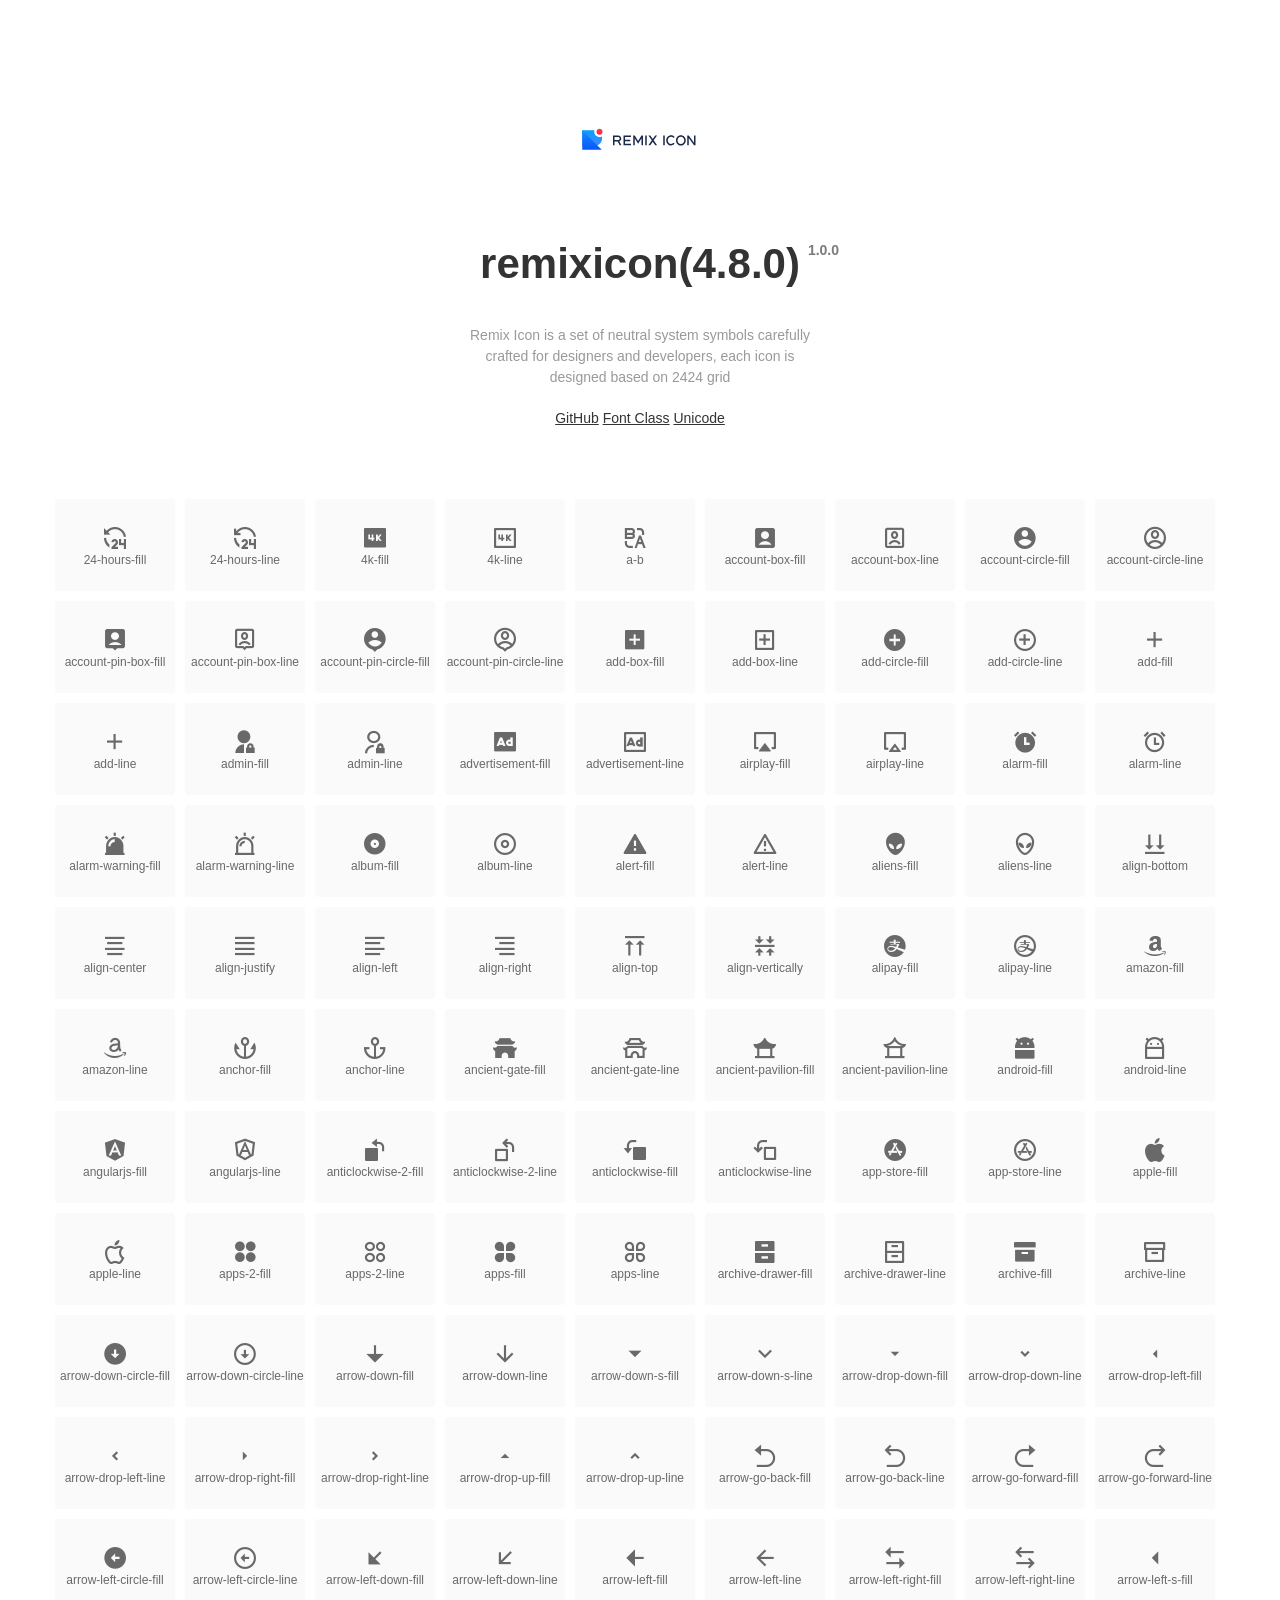
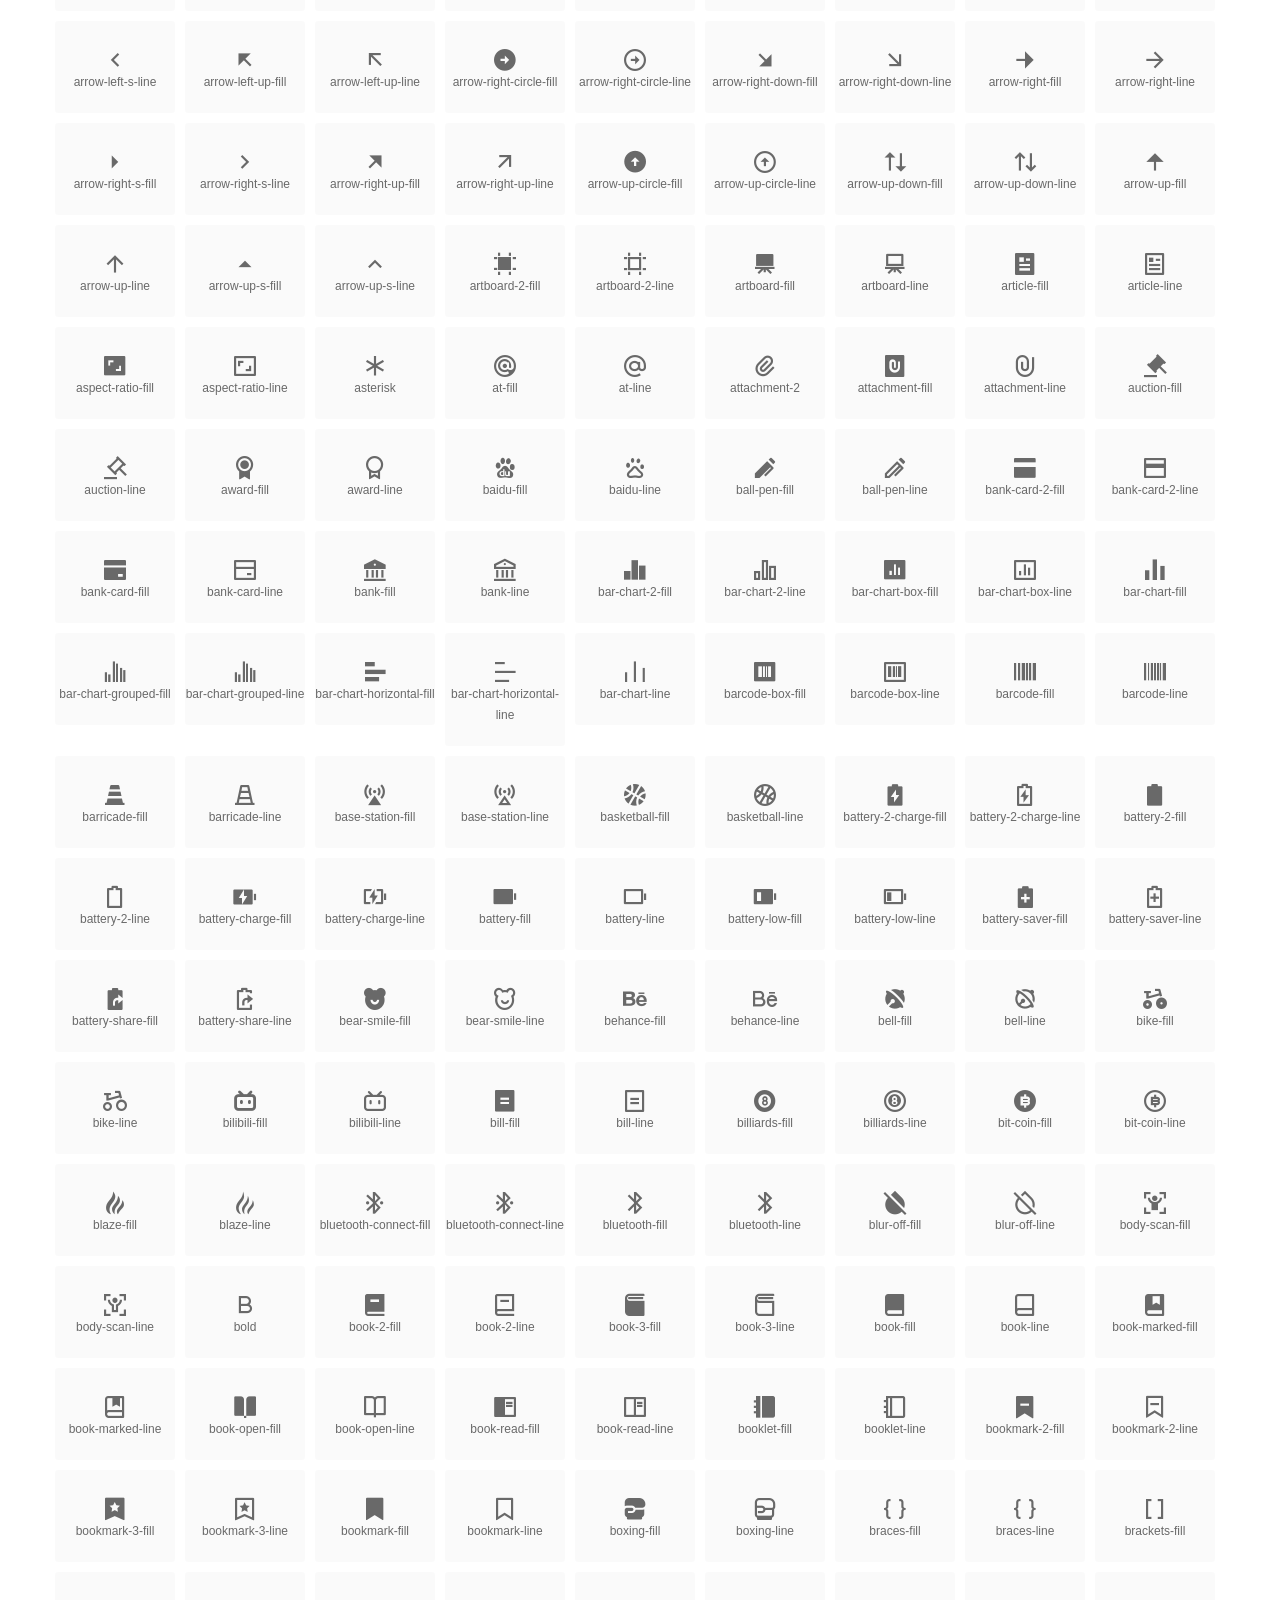
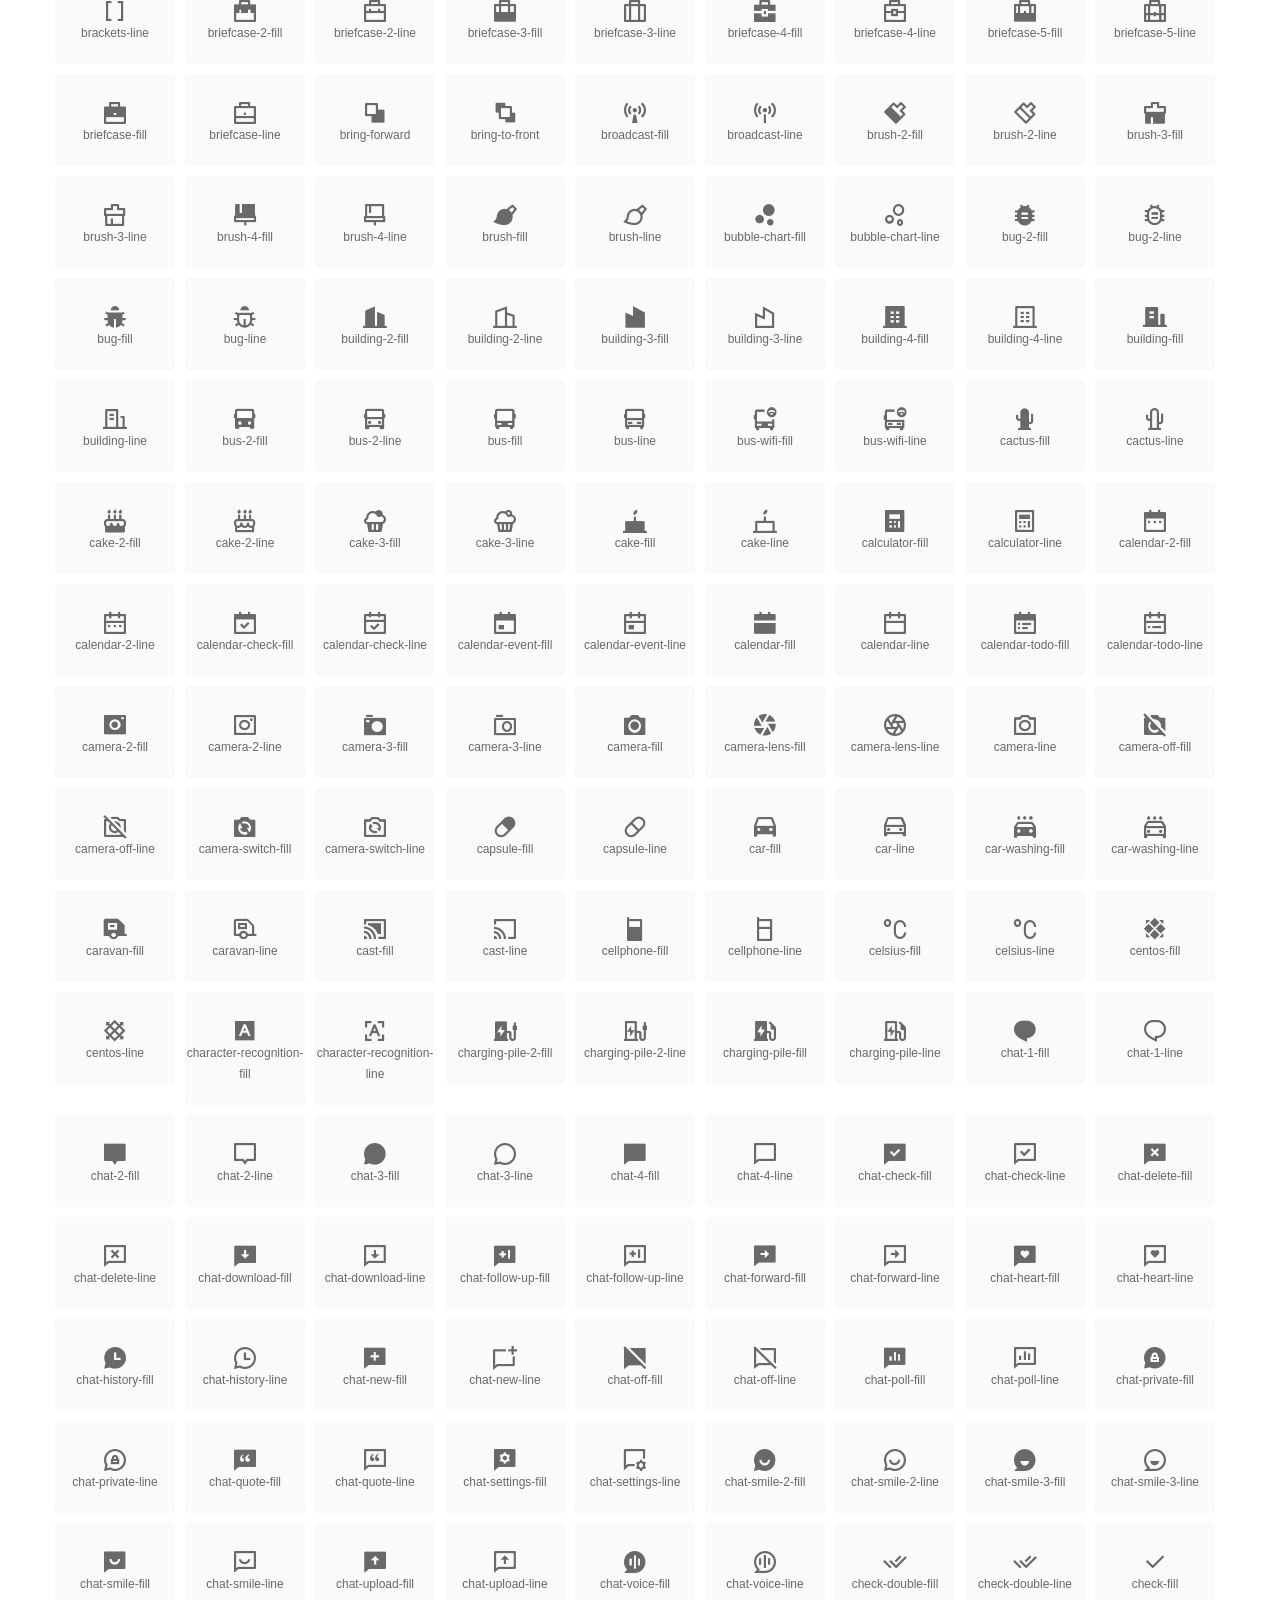
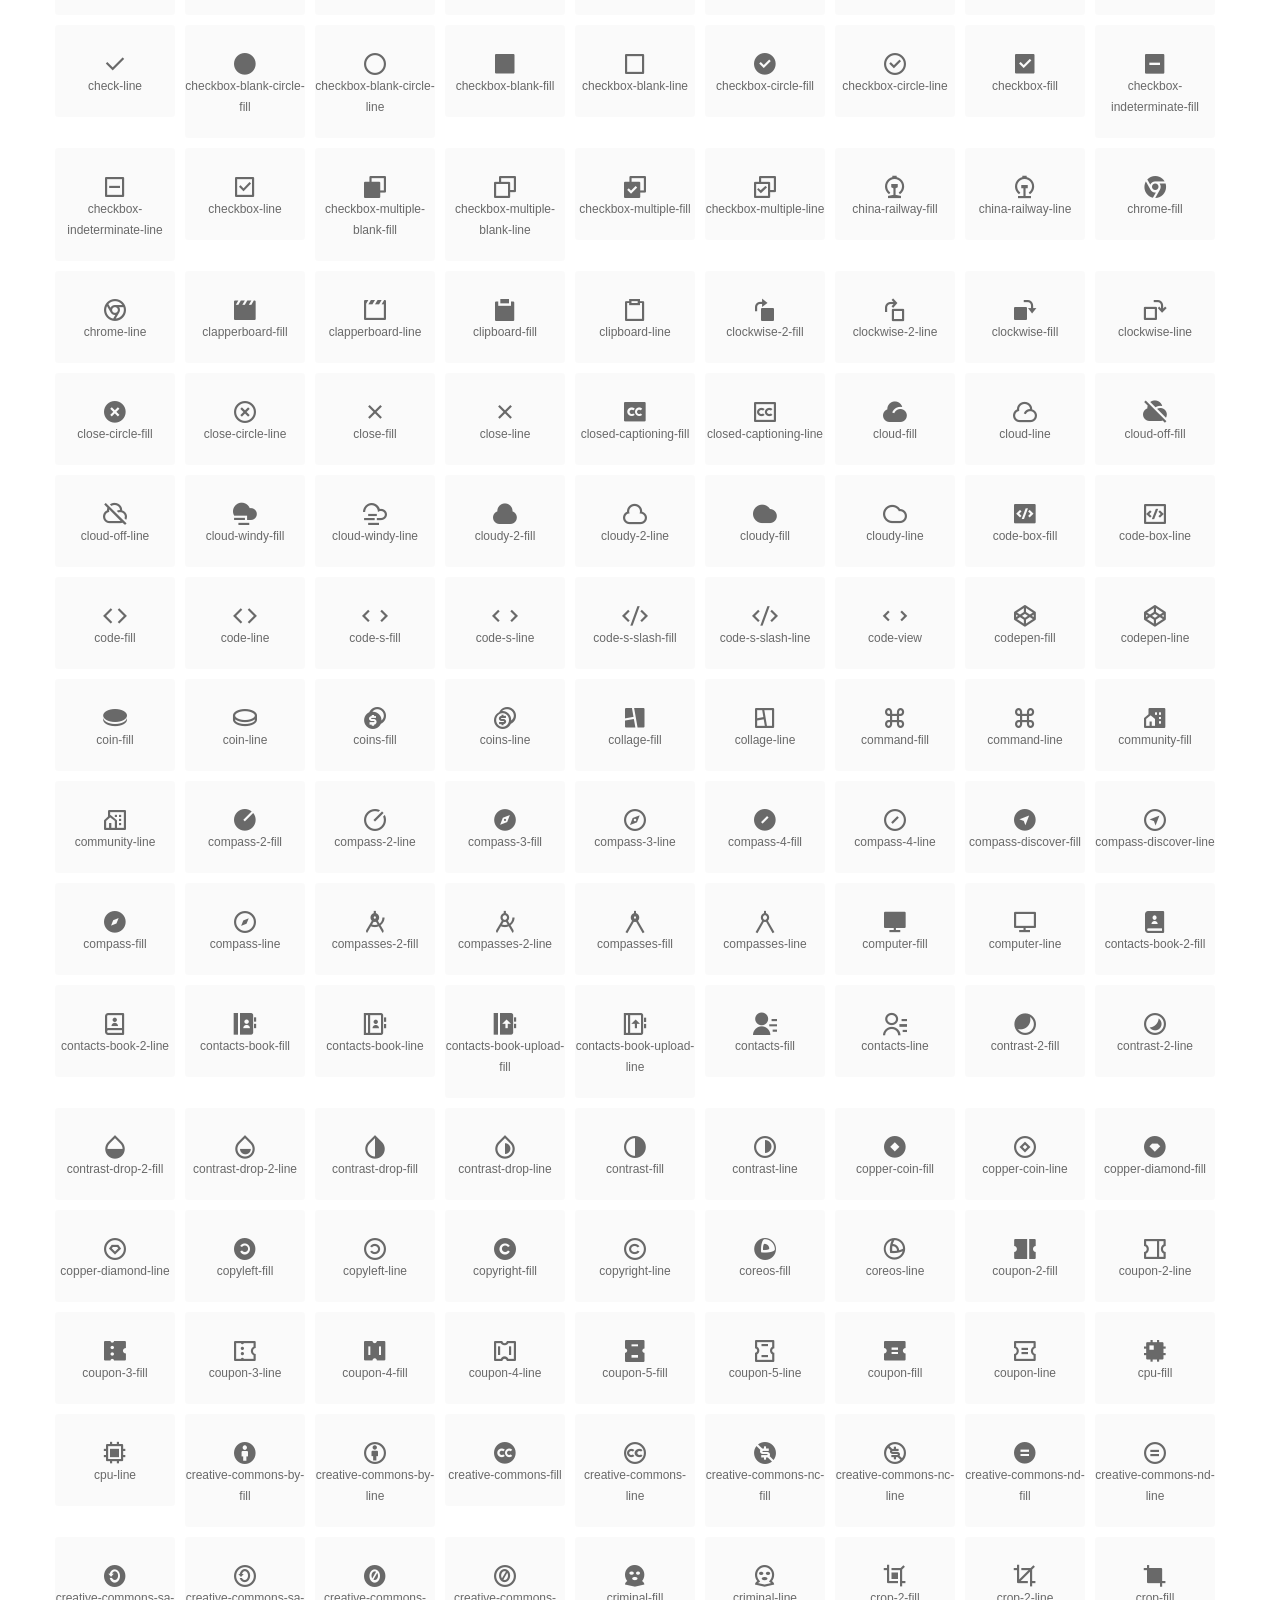
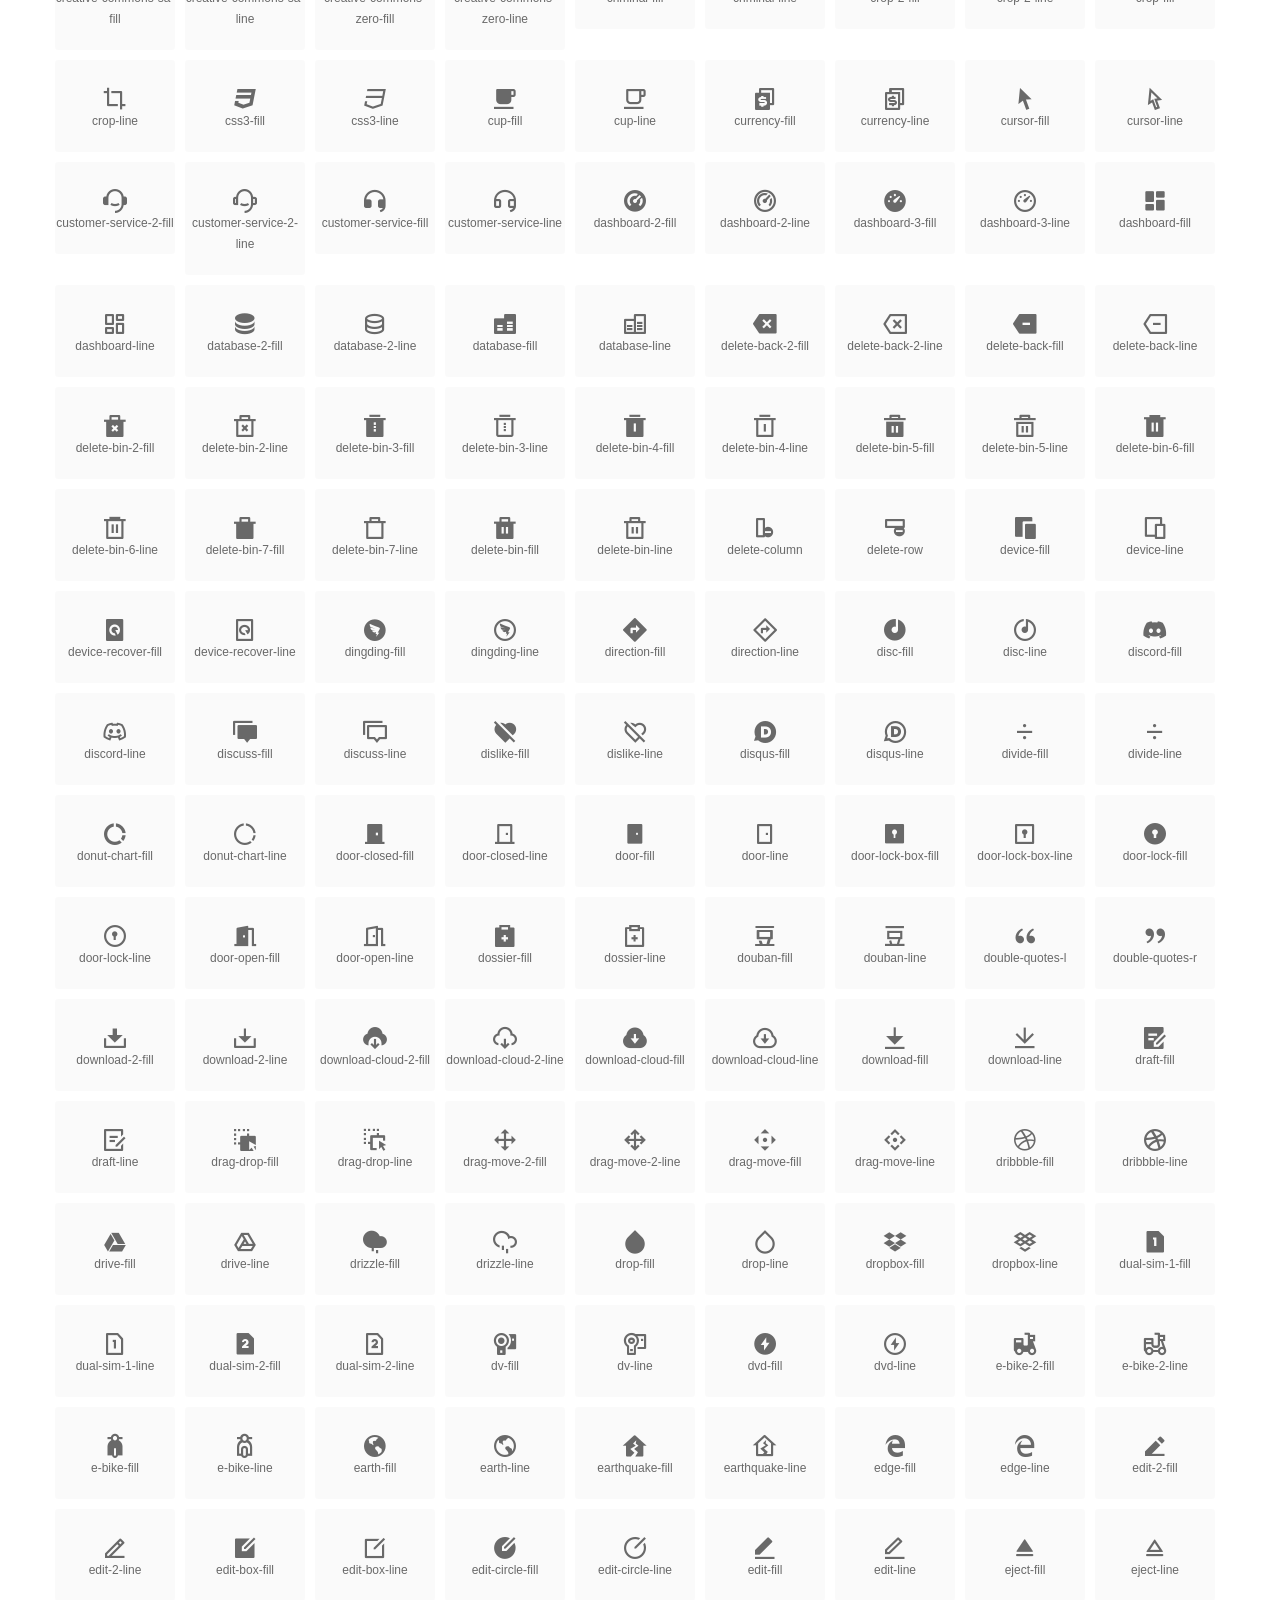
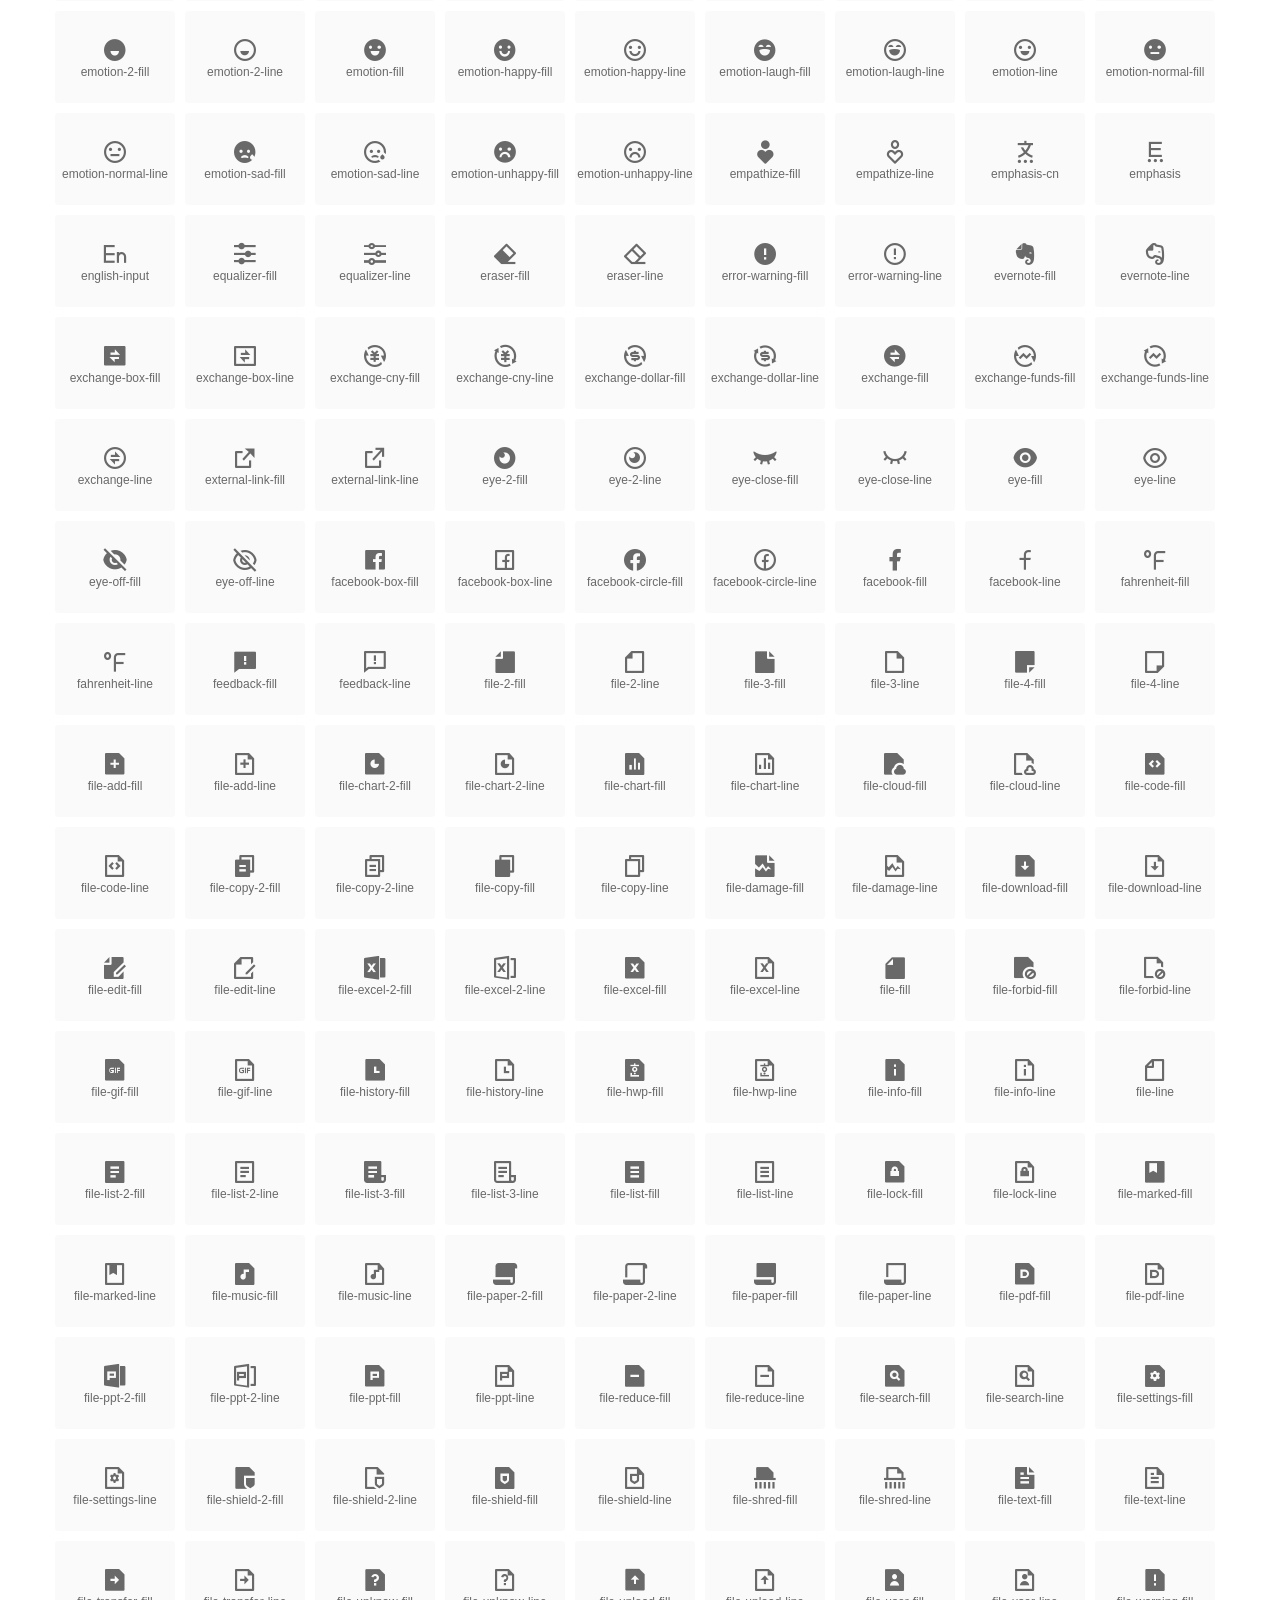
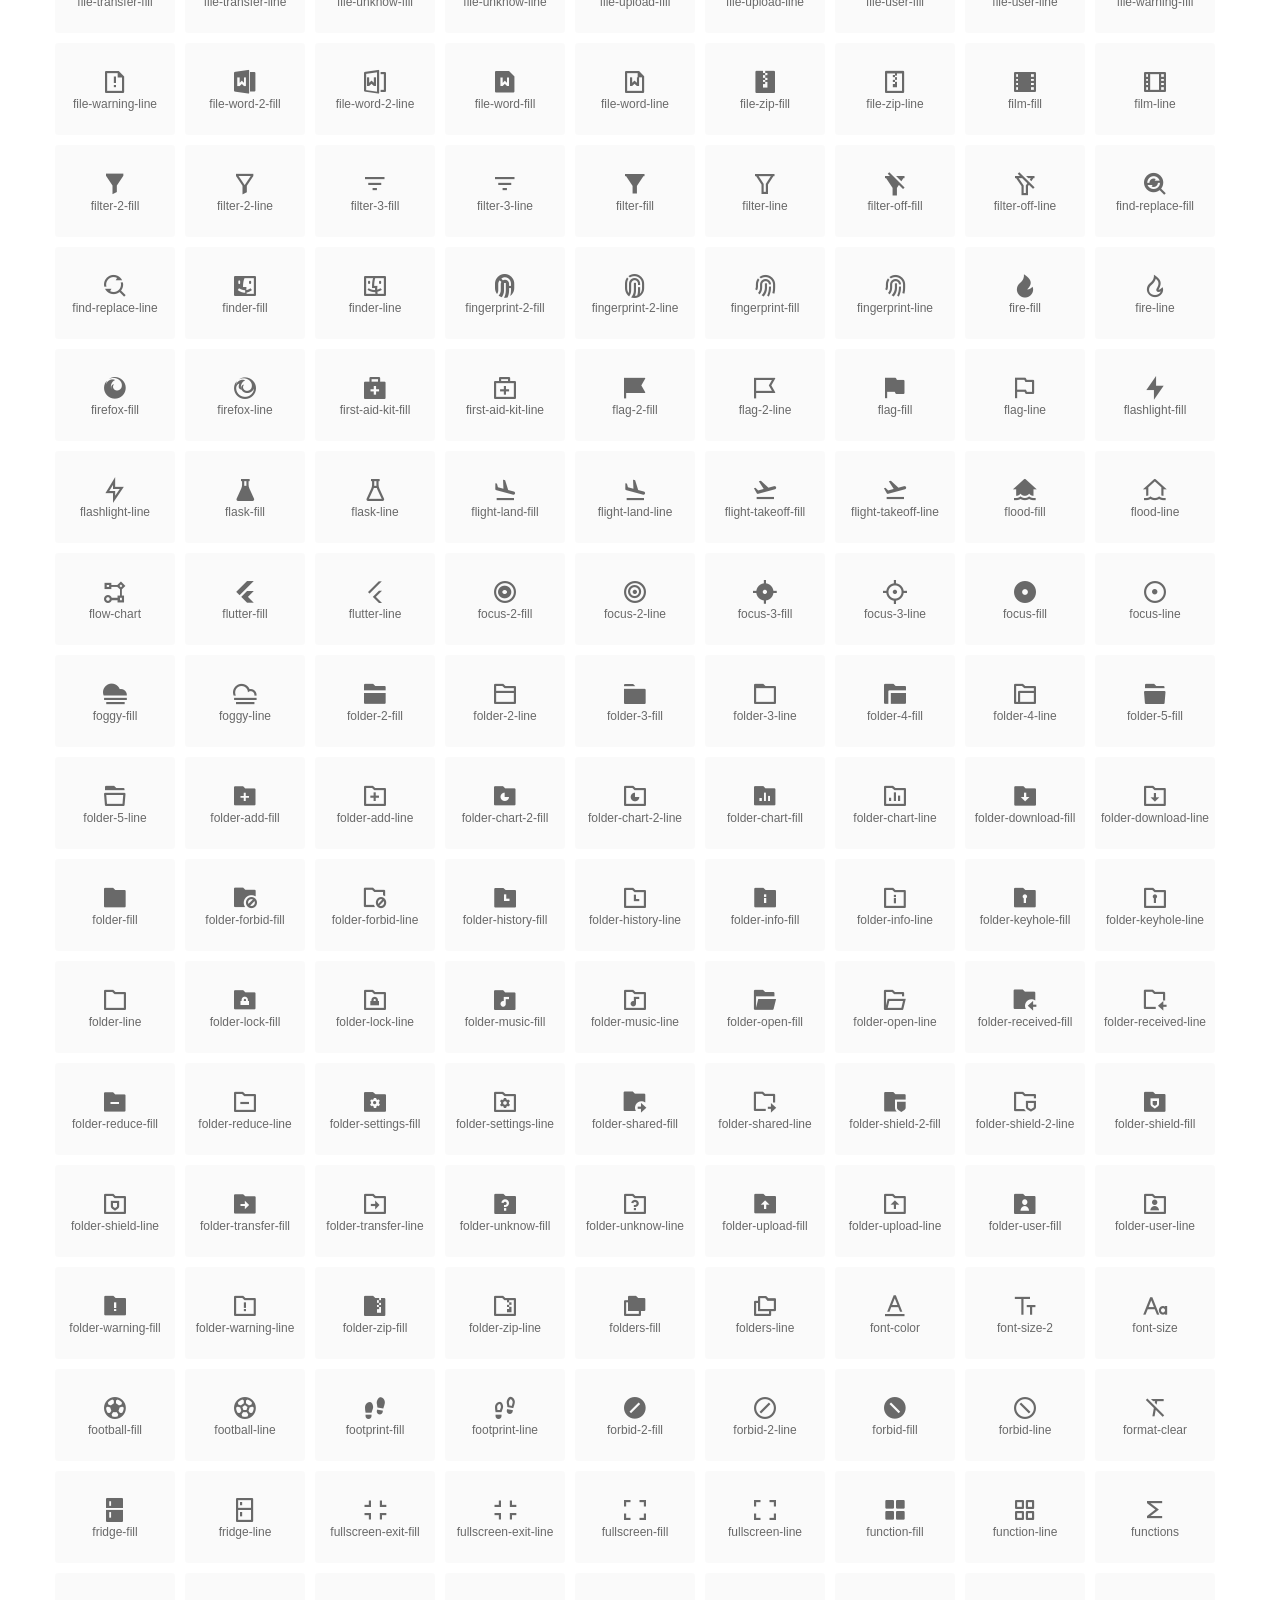
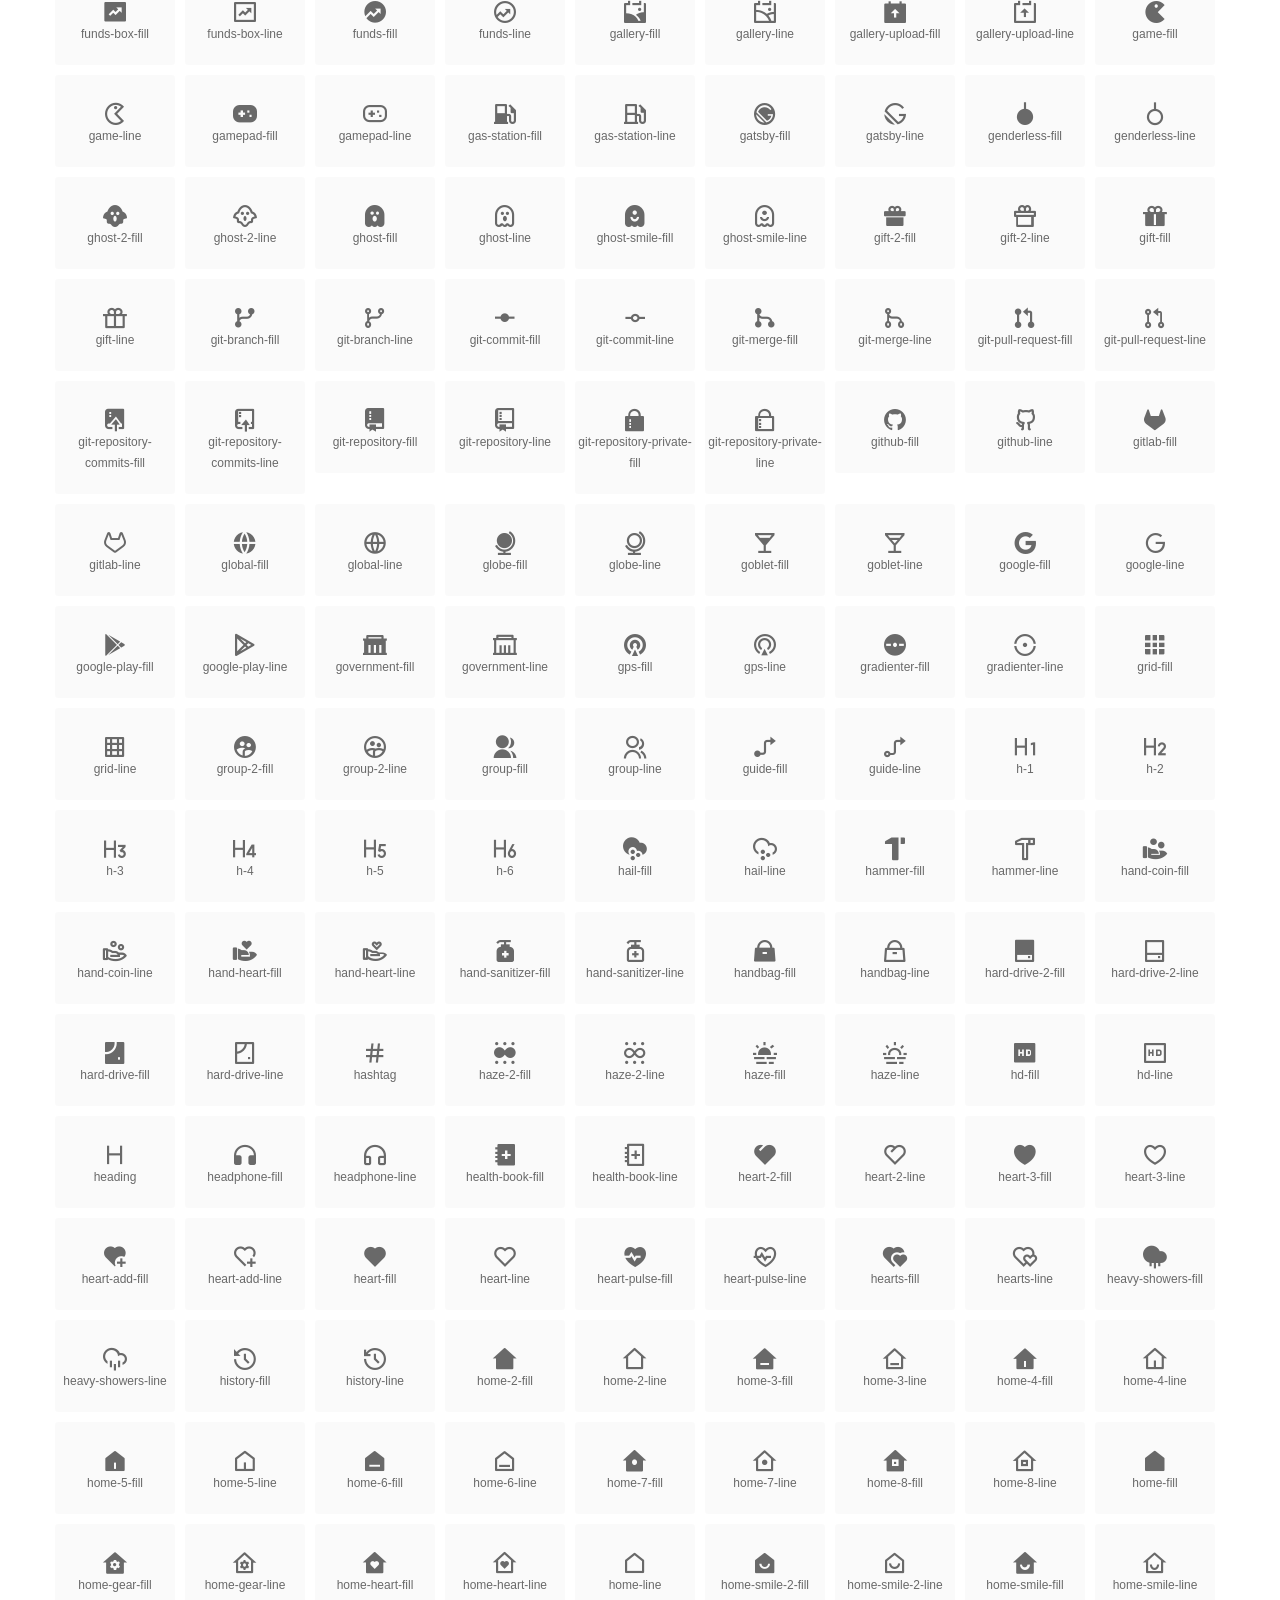
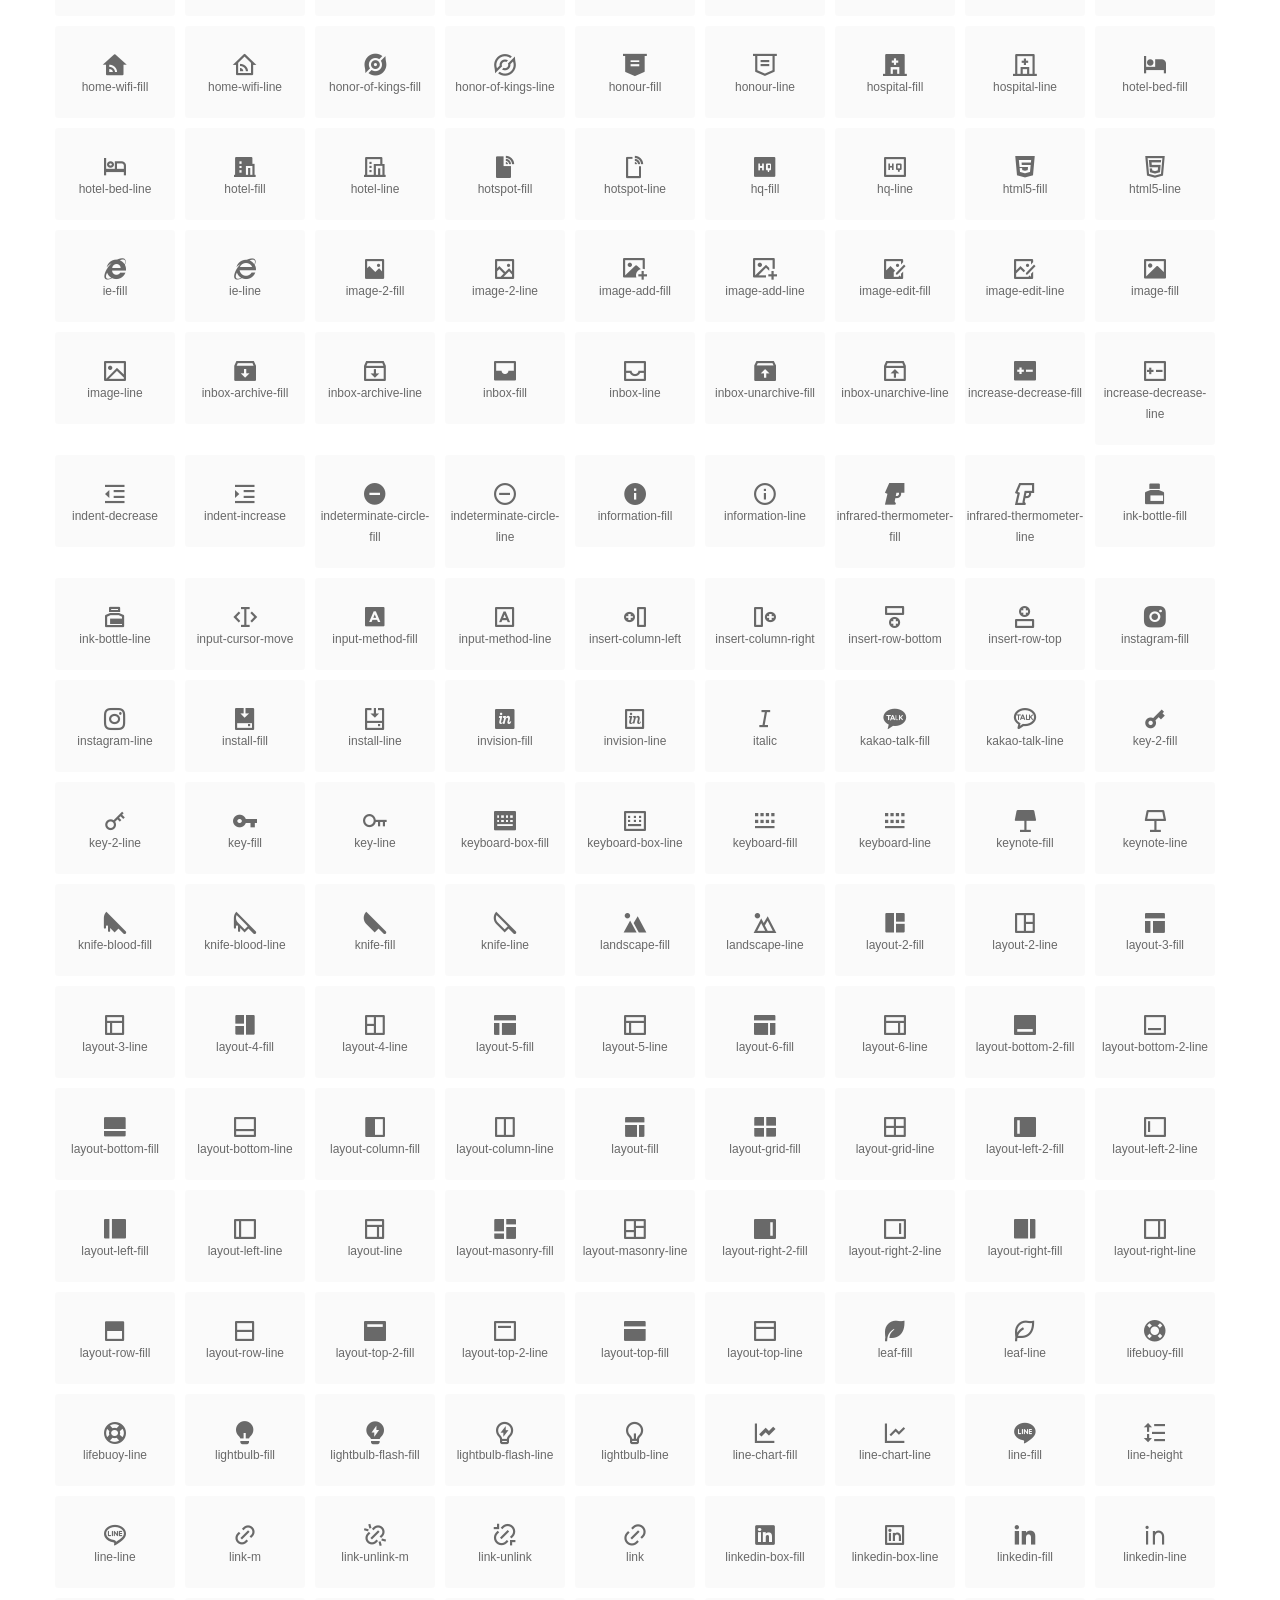
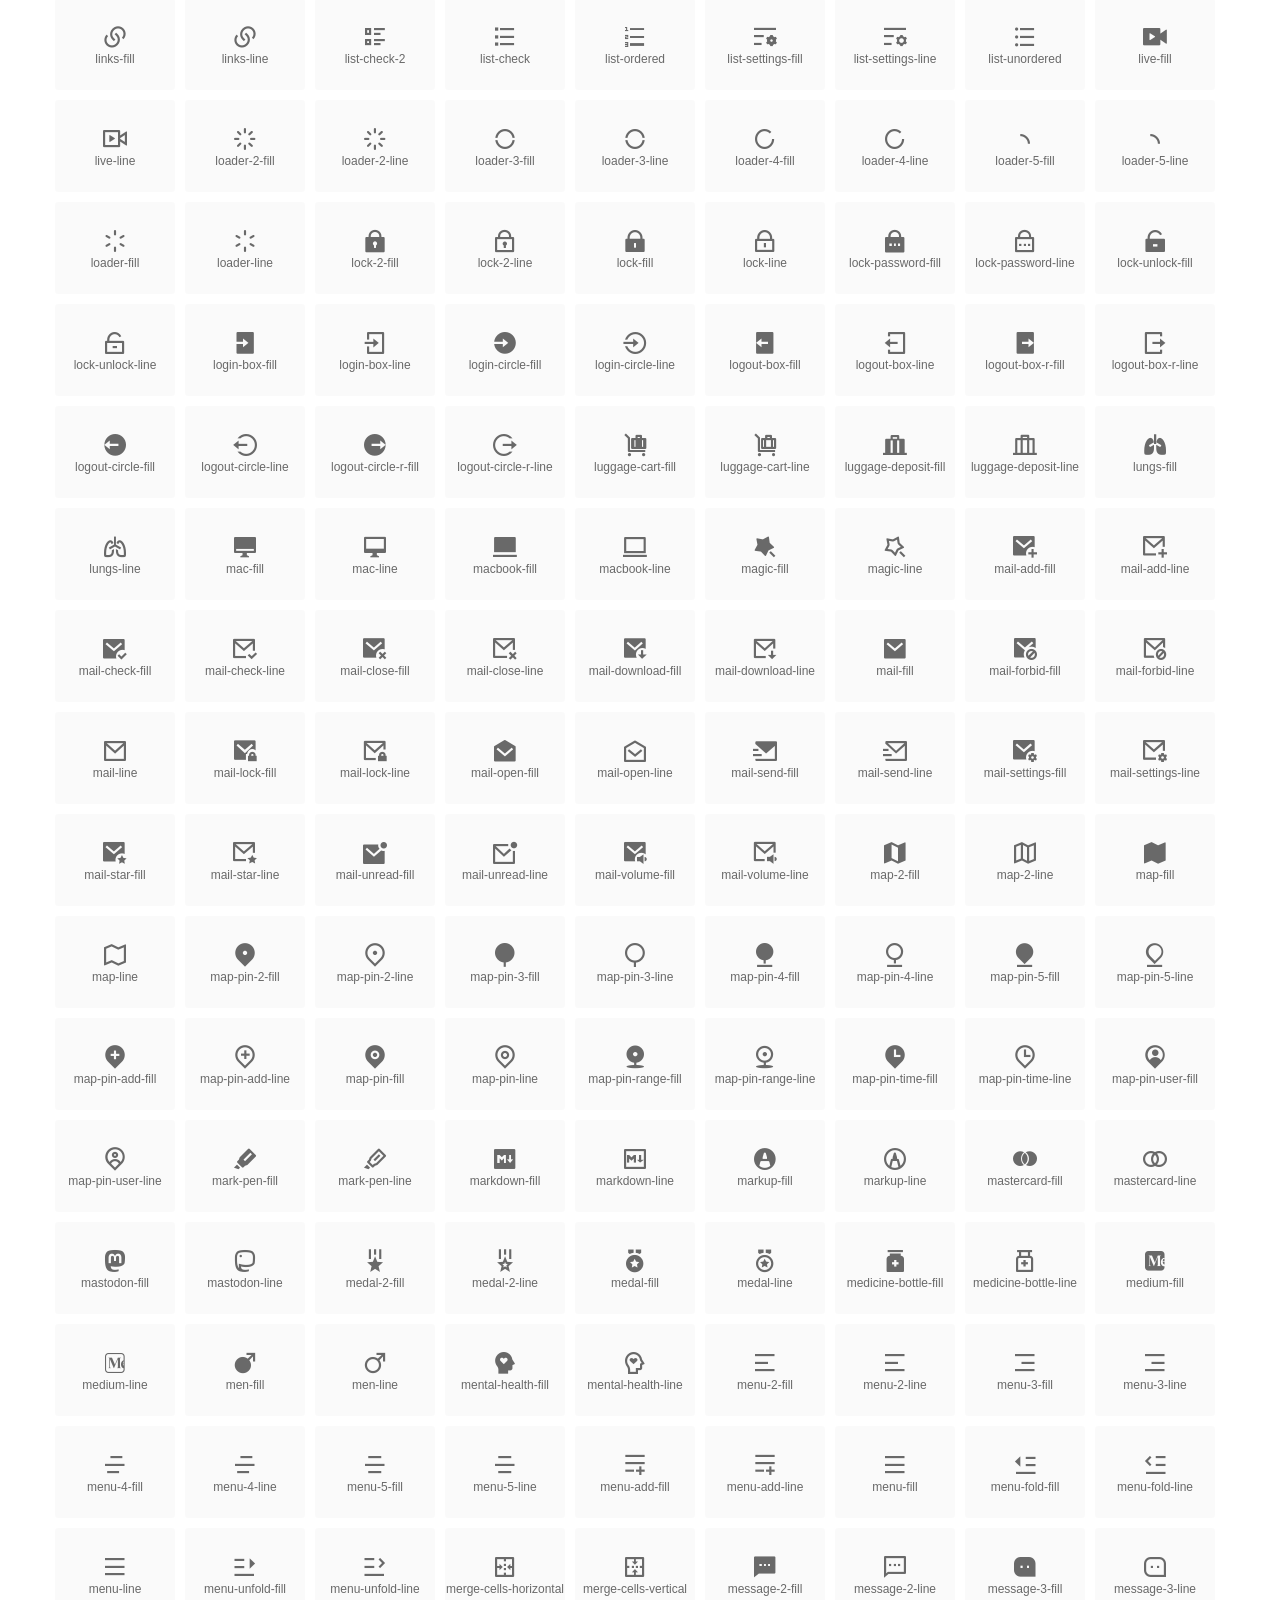
<file: icon-fonts/remixicon/index.html>
<!DOCTYPE html>
<html lang="en">
<head>
  <meta charset="UTF-8">
  <title>remixicon(4.8.0)</title>
  <meta name="viewport" content="width=device-width,minimum-scale=1.0,maximum-scale=1.0,user-scalable=no">
   
  <meta name="description" content="Remix Icon is a set of neutral system symbols carefully crafted for designers and developers, each icon is designed based on 2424 grid">
   
  <meta name="keywords" content="remixicon,TTF,EOT,WOFF,WOFF2,SVG">

  <link rel="stylesheet" href="remixicon.css" />
  
  <style>
    *{margin: 0;padding: 0;list-style: none;}
    body { color: #696969; font: 12px/1.5 tahoma, arial, \5b8b\4f53, sans-serif; }
    a { color: #333; text-decoration: underline; }
    a:hover { color: rgb(9, 73, 209); }
    .header { color: #333; text-align: center; padding: 80px 0 60px 0; min-height: 153px; font-size: 14px; }
    .header .logo svg { height: 120px; width: 120px; }
    .header h1 { font-size: 42px; padding: 26px 0 10px 0; }
    .header sup {font-size: 14px; margin: 8px 0 0 8px; position: absolute; color: #7b7b7b; }
    .info {
      color: #999;
      font-weight: normal;
      max-width: 346px;
      margin: 0 auto;
      padding: 20px 0;
      font-size: 14px;
    }

    .icons { max-width: 1190px; margin: 0 auto; }
    .icons ul { text-align: center; }
    .icons ul li {
      vertical-align: top;
      width: 120px;
      display: inline-block;
      text-align: center;
      background-color: rgba(0,0,0,.02);
      border-radius: 3px;
      padding: 29px 0 10px 0;
      margin-right: 10px;
      margin-top: 10px;
      transition: all 0.6s ease;
    }
    .icons ul li:hover { background-color: rgba(0,0,0,.06); }
    .icons ul li:hover span { color: #3c75e4; opacity: 1; }
    .icons ul li .unicode { color: #8c8c8c; opacity: 0.3; }
    .icons ul li h4 {
      font-weight: normal;
      padding: 10px 0 5px 0;
      display: block;
      color: #8c8c8c;
      font-size: 14px;
      line-height: 12px;
      opacity: 0.8;
    }
    .icons ul li:hover h4 { opacity: 1; }
    .icons ul li svg { width: 24px; height: 24px; }
    .icons ul li:hover { color: #3c75e4; }
    .footer { text-align: center; padding: 10px 0 90px 0; }
    .footer a { text-align: center; padding: 10px 0 90px 0; color: #696969;}
    .footer a:hover { color: #0949d1; }
    .links { text-align: center; padding: 50px 0 0 0; font-size: 14px; }
    
    .icons ul li.class-icon { font-size: 21px; line-height: 21px; padding-bottom: 20px; }
    .icons ul li.class-icon p{ font-size: 12px; }
    .icons ul li.class-icon [class^="ri-"]{ font-size: 26px; }

  </style>
  
</head>

<body>
  
  <div class="header">
    
    <div class="logo">
      <a href="./"><svg width="160" height="32" viewBox="0 0 160 32" fill="none" xmlns="http://www.w3.org/2000/svg">
<path d="M121.5 9.80005C123.33 9.80005 124.984 10.5797 126.165 11.8344L124.75 13.2496C123.929 12.3549 122.773 11.8 121.5 11.8C119.029 11.8 117 13.891 117 16.5C117 19.1091 119.029 21.2 121.5 21.2C122.773 21.2 123.929 20.6452 124.75 19.7505L126.165 21.1657C124.984 22.4204 123.33 23.2 121.5 23.2C117.91 23.2 115 20.2004 115 16.5C115 12.7997 117.91 9.80005 121.5 9.80005Z" fill="#1A2947"/>
<path d="M113 10V23H111V10H113Z" fill="#1A2947"/>
<path d="M154 23V9.99988H152L152 19.6019L144.997 9.99988L143 10.0039V23H145L145 13.3969L152 23H154Z" fill="#1A2947"/>
<path d="M68 10V12H60V15.5H67V17.5H60V21H68V23H58V10H68Z" fill="#1A2947"/>
<path d="M82 10L77.4999 17.201L73 10H71V23H73V13.775L77.4999 20.975L82 13.773V23H84V10H82Z" fill="#1A2947"/>
<path d="M89 10V23H87V10H89Z" fill="#1A2947"/>
<path d="M96.9999 14.7565L93.6689 9.99951H91.2279L95.7789 16.4995L91.2289 22.9995H93.6689L96.9999 18.2435L100.33 22.9995H102.772L98.2209 16.4995L102.773 9.99951H100.33L96.9999 14.7565Z" fill="#1A2947"/>
<path fill-rule="evenodd" clip-rule="evenodd" d="M141 16.5C141 12.7997 138.09 9.80005 134.5 9.80005C130.91 9.80005 128 12.7997 128 16.5C128 20.2004 130.91 23.2 134.5 23.2C138.09 23.2 141 20.2004 141 16.5ZM130 16.5C130 13.891 132.029 11.8 134.5 11.8C136.971 11.8 139 13.891 139 16.5C139 19.1091 136.971 21.2 134.5 21.2C132.029 21.2 130 19.1091 130 16.5Z" fill="#1A2947"/>
<path fill-rule="evenodd" clip-rule="evenodd" d="M51 10C53.2091 10 55 11.7909 55 14C55 15.7175 53.9176 17.1821 52.3977 17.749L55.1901 22.999H52.9251L50.267 18H46V23H44V10H51ZM46 11.999V15.999L51 16C52.1046 16 53 15.1046 53 14C53 12.8955 52.1 12 51 12L46 11.999Z" fill="#1A2947"/>
<path fill-rule="evenodd" clip-rule="evenodd" d="M19.2887 3.00389C19.1928 3.0013 19.0965 3 19 3H3V24H19C24.799 24 29.5 19.299 29.5 13.5C29.5 12.7108 29.4129 11.942 29.2479 11.2025C28.2772 11.7119 27.1722 12 26 12C22.134 12 19 8.86599 19 5C19 4.30645 19.1009 3.63646 19.2887 3.00389Z" fill="url(#paint0_linear_960_1054)"/>
<g filter="url(#filter0_b_960_1054)">
<path fill-rule="evenodd" clip-rule="evenodd" d="M3 3L29 29H3V3Z" fill="url(#paint1_linear_960_1054)"/>
</g>
<circle cx="26" cy="5" r="4" fill="url(#paint2_linear_960_1054)"/>
<defs>
<filter id="filter0_b_960_1054" x="-2.43656" y="-2.43656" width="36.8731" height="36.8731" filterUnits="userSpaceOnUse" color-interpolation-filters="sRGB">
<feFlood flood-opacity="0" result="BackgroundImageFix"/>
<feGaussianBlur in="BackgroundImage" stdDeviation="2.71828"/>
<feComposite in2="SourceAlpha" operator="in" result="effect1_backgroundBlur_960_1054"/>
<feBlend mode="normal" in="SourceGraphic" in2="effect1_backgroundBlur_960_1054" result="shape"/>
</filter>
<linearGradient id="paint0_linear_960_1054" x1="3" y1="3" x2="3" y2="24" gradientUnits="userSpaceOnUse">
<stop stop-color="#05A0FA"/>
<stop offset="1" stop-color="#4785FF"/>
</linearGradient>
<linearGradient id="paint1_linear_960_1054" x1="3" y1="3" x2="3" y2="29" gradientUnits="userSpaceOnUse">
<stop stop-color="#1A8CFF"/>
<stop offset="1" stop-color="#0557FA"/>
</linearGradient>
<linearGradient id="paint2_linear_960_1054" x1="22" y1="1" x2="22" y2="9" gradientUnits="userSpaceOnUse">
<stop stop-color="#FF463A"/>
<stop offset="1" stop-color="#FF1F5A"/>
</linearGradient>
</defs>
</svg>
</a>
    </div>
    
    <h1>remixicon(4.8.0)<sup>1.0.0</sup></h1>
    <div class="info">
      Remix Icon is a set of neutral system symbols carefully crafted for designers and developers, each icon is designed based on 2424 grid
    </div>
    <p>
      
      <a href="https://github.com/Remix-Design/remixicon.git">GitHub</a>  
      
      <a href="index.html">Font Class</a>  
      
      <a href="unicode.html">Unicode</a>
      
    </p>
  </div>
  <div class="icons">
    <ul>
      <li class="class-icon"><i class="ri-24-hours-fill"></i><p class="name">24-hours-fill</p></li><li class="class-icon"><i class="ri-24-hours-line"></i><p class="name">24-hours-line</p></li><li class="class-icon"><i class="ri-4k-fill"></i><p class="name">4k-fill</p></li><li class="class-icon"><i class="ri-4k-line"></i><p class="name">4k-line</p></li><li class="class-icon"><i class="ri-a-b"></i><p class="name">a-b</p></li><li class="class-icon"><i class="ri-account-box-fill"></i><p class="name">account-box-fill</p></li><li class="class-icon"><i class="ri-account-box-line"></i><p class="name">account-box-line</p></li><li class="class-icon"><i class="ri-account-circle-fill"></i><p class="name">account-circle-fill</p></li><li class="class-icon"><i class="ri-account-circle-line"></i><p class="name">account-circle-line</p></li><li class="class-icon"><i class="ri-account-pin-box-fill"></i><p class="name">account-pin-box-fill</p></li><li class="class-icon"><i class="ri-account-pin-box-line"></i><p class="name">account-pin-box-line</p></li><li class="class-icon"><i class="ri-account-pin-circle-fill"></i><p class="name">account-pin-circle-fill</p></li><li class="class-icon"><i class="ri-account-pin-circle-line"></i><p class="name">account-pin-circle-line</p></li><li class="class-icon"><i class="ri-add-box-fill"></i><p class="name">add-box-fill</p></li><li class="class-icon"><i class="ri-add-box-line"></i><p class="name">add-box-line</p></li><li class="class-icon"><i class="ri-add-circle-fill"></i><p class="name">add-circle-fill</p></li><li class="class-icon"><i class="ri-add-circle-line"></i><p class="name">add-circle-line</p></li><li class="class-icon"><i class="ri-add-fill"></i><p class="name">add-fill</p></li><li class="class-icon"><i class="ri-add-line"></i><p class="name">add-line</p></li><li class="class-icon"><i class="ri-admin-fill"></i><p class="name">admin-fill</p></li><li class="class-icon"><i class="ri-admin-line"></i><p class="name">admin-line</p></li><li class="class-icon"><i class="ri-advertisement-fill"></i><p class="name">advertisement-fill</p></li><li class="class-icon"><i class="ri-advertisement-line"></i><p class="name">advertisement-line</p></li><li class="class-icon"><i class="ri-airplay-fill"></i><p class="name">airplay-fill</p></li><li class="class-icon"><i class="ri-airplay-line"></i><p class="name">airplay-line</p></li><li class="class-icon"><i class="ri-alarm-fill"></i><p class="name">alarm-fill</p></li><li class="class-icon"><i class="ri-alarm-line"></i><p class="name">alarm-line</p></li><li class="class-icon"><i class="ri-alarm-warning-fill"></i><p class="name">alarm-warning-fill</p></li><li class="class-icon"><i class="ri-alarm-warning-line"></i><p class="name">alarm-warning-line</p></li><li class="class-icon"><i class="ri-album-fill"></i><p class="name">album-fill</p></li><li class="class-icon"><i class="ri-album-line"></i><p class="name">album-line</p></li><li class="class-icon"><i class="ri-alert-fill"></i><p class="name">alert-fill</p></li><li class="class-icon"><i class="ri-alert-line"></i><p class="name">alert-line</p></li><li class="class-icon"><i class="ri-aliens-fill"></i><p class="name">aliens-fill</p></li><li class="class-icon"><i class="ri-aliens-line"></i><p class="name">aliens-line</p></li><li class="class-icon"><i class="ri-align-bottom"></i><p class="name">align-bottom</p></li><li class="class-icon"><i class="ri-align-center"></i><p class="name">align-center</p></li><li class="class-icon"><i class="ri-align-justify"></i><p class="name">align-justify</p></li><li class="class-icon"><i class="ri-align-left"></i><p class="name">align-left</p></li><li class="class-icon"><i class="ri-align-right"></i><p class="name">align-right</p></li><li class="class-icon"><i class="ri-align-top"></i><p class="name">align-top</p></li><li class="class-icon"><i class="ri-align-vertically"></i><p class="name">align-vertically</p></li><li class="class-icon"><i class="ri-alipay-fill"></i><p class="name">alipay-fill</p></li><li class="class-icon"><i class="ri-alipay-line"></i><p class="name">alipay-line</p></li><li class="class-icon"><i class="ri-amazon-fill"></i><p class="name">amazon-fill</p></li><li class="class-icon"><i class="ri-amazon-line"></i><p class="name">amazon-line</p></li><li class="class-icon"><i class="ri-anchor-fill"></i><p class="name">anchor-fill</p></li><li class="class-icon"><i class="ri-anchor-line"></i><p class="name">anchor-line</p></li><li class="class-icon"><i class="ri-ancient-gate-fill"></i><p class="name">ancient-gate-fill</p></li><li class="class-icon"><i class="ri-ancient-gate-line"></i><p class="name">ancient-gate-line</p></li><li class="class-icon"><i class="ri-ancient-pavilion-fill"></i><p class="name">ancient-pavilion-fill</p></li><li class="class-icon"><i class="ri-ancient-pavilion-line"></i><p class="name">ancient-pavilion-line</p></li><li class="class-icon"><i class="ri-android-fill"></i><p class="name">android-fill</p></li><li class="class-icon"><i class="ri-android-line"></i><p class="name">android-line</p></li><li class="class-icon"><i class="ri-angularjs-fill"></i><p class="name">angularjs-fill</p></li><li class="class-icon"><i class="ri-angularjs-line"></i><p class="name">angularjs-line</p></li><li class="class-icon"><i class="ri-anticlockwise-2-fill"></i><p class="name">anticlockwise-2-fill</p></li><li class="class-icon"><i class="ri-anticlockwise-2-line"></i><p class="name">anticlockwise-2-line</p></li><li class="class-icon"><i class="ri-anticlockwise-fill"></i><p class="name">anticlockwise-fill</p></li><li class="class-icon"><i class="ri-anticlockwise-line"></i><p class="name">anticlockwise-line</p></li><li class="class-icon"><i class="ri-app-store-fill"></i><p class="name">app-store-fill</p></li><li class="class-icon"><i class="ri-app-store-line"></i><p class="name">app-store-line</p></li><li class="class-icon"><i class="ri-apple-fill"></i><p class="name">apple-fill</p></li><li class="class-icon"><i class="ri-apple-line"></i><p class="name">apple-line</p></li><li class="class-icon"><i class="ri-apps-2-fill"></i><p class="name">apps-2-fill</p></li><li class="class-icon"><i class="ri-apps-2-line"></i><p class="name">apps-2-line</p></li><li class="class-icon"><i class="ri-apps-fill"></i><p class="name">apps-fill</p></li><li class="class-icon"><i class="ri-apps-line"></i><p class="name">apps-line</p></li><li class="class-icon"><i class="ri-archive-drawer-fill"></i><p class="name">archive-drawer-fill</p></li><li class="class-icon"><i class="ri-archive-drawer-line"></i><p class="name">archive-drawer-line</p></li><li class="class-icon"><i class="ri-archive-fill"></i><p class="name">archive-fill</p></li><li class="class-icon"><i class="ri-archive-line"></i><p class="name">archive-line</p></li><li class="class-icon"><i class="ri-arrow-down-circle-fill"></i><p class="name">arrow-down-circle-fill</p></li><li class="class-icon"><i class="ri-arrow-down-circle-line"></i><p class="name">arrow-down-circle-line</p></li><li class="class-icon"><i class="ri-arrow-down-fill"></i><p class="name">arrow-down-fill</p></li><li class="class-icon"><i class="ri-arrow-down-line"></i><p class="name">arrow-down-line</p></li><li class="class-icon"><i class="ri-arrow-down-s-fill"></i><p class="name">arrow-down-s-fill</p></li><li class="class-icon"><i class="ri-arrow-down-s-line"></i><p class="name">arrow-down-s-line</p></li><li class="class-icon"><i class="ri-arrow-drop-down-fill"></i><p class="name">arrow-drop-down-fill</p></li><li class="class-icon"><i class="ri-arrow-drop-down-line"></i><p class="name">arrow-drop-down-line</p></li><li class="class-icon"><i class="ri-arrow-drop-left-fill"></i><p class="name">arrow-drop-left-fill</p></li><li class="class-icon"><i class="ri-arrow-drop-left-line"></i><p class="name">arrow-drop-left-line</p></li><li class="class-icon"><i class="ri-arrow-drop-right-fill"></i><p class="name">arrow-drop-right-fill</p></li><li class="class-icon"><i class="ri-arrow-drop-right-line"></i><p class="name">arrow-drop-right-line</p></li><li class="class-icon"><i class="ri-arrow-drop-up-fill"></i><p class="name">arrow-drop-up-fill</p></li><li class="class-icon"><i class="ri-arrow-drop-up-line"></i><p class="name">arrow-drop-up-line</p></li><li class="class-icon"><i class="ri-arrow-go-back-fill"></i><p class="name">arrow-go-back-fill</p></li><li class="class-icon"><i class="ri-arrow-go-back-line"></i><p class="name">arrow-go-back-line</p></li><li class="class-icon"><i class="ri-arrow-go-forward-fill"></i><p class="name">arrow-go-forward-fill</p></li><li class="class-icon"><i class="ri-arrow-go-forward-line"></i><p class="name">arrow-go-forward-line</p></li><li class="class-icon"><i class="ri-arrow-left-circle-fill"></i><p class="name">arrow-left-circle-fill</p></li><li class="class-icon"><i class="ri-arrow-left-circle-line"></i><p class="name">arrow-left-circle-line</p></li><li class="class-icon"><i class="ri-arrow-left-down-fill"></i><p class="name">arrow-left-down-fill</p></li><li class="class-icon"><i class="ri-arrow-left-down-line"></i><p class="name">arrow-left-down-line</p></li><li class="class-icon"><i class="ri-arrow-left-fill"></i><p class="name">arrow-left-fill</p></li><li class="class-icon"><i class="ri-arrow-left-line"></i><p class="name">arrow-left-line</p></li><li class="class-icon"><i class="ri-arrow-left-right-fill"></i><p class="name">arrow-left-right-fill</p></li><li class="class-icon"><i class="ri-arrow-left-right-line"></i><p class="name">arrow-left-right-line</p></li><li class="class-icon"><i class="ri-arrow-left-s-fill"></i><p class="name">arrow-left-s-fill</p></li><li class="class-icon"><i class="ri-arrow-left-s-line"></i><p class="name">arrow-left-s-line</p></li><li class="class-icon"><i class="ri-arrow-left-up-fill"></i><p class="name">arrow-left-up-fill</p></li><li class="class-icon"><i class="ri-arrow-left-up-line"></i><p class="name">arrow-left-up-line</p></li><li class="class-icon"><i class="ri-arrow-right-circle-fill"></i><p class="name">arrow-right-circle-fill</p></li><li class="class-icon"><i class="ri-arrow-right-circle-line"></i><p class="name">arrow-right-circle-line</p></li><li class="class-icon"><i class="ri-arrow-right-down-fill"></i><p class="name">arrow-right-down-fill</p></li><li class="class-icon"><i class="ri-arrow-right-down-line"></i><p class="name">arrow-right-down-line</p></li><li class="class-icon"><i class="ri-arrow-right-fill"></i><p class="name">arrow-right-fill</p></li><li class="class-icon"><i class="ri-arrow-right-line"></i><p class="name">arrow-right-line</p></li><li class="class-icon"><i class="ri-arrow-right-s-fill"></i><p class="name">arrow-right-s-fill</p></li><li class="class-icon"><i class="ri-arrow-right-s-line"></i><p class="name">arrow-right-s-line</p></li><li class="class-icon"><i class="ri-arrow-right-up-fill"></i><p class="name">arrow-right-up-fill</p></li><li class="class-icon"><i class="ri-arrow-right-up-line"></i><p class="name">arrow-right-up-line</p></li><li class="class-icon"><i class="ri-arrow-up-circle-fill"></i><p class="name">arrow-up-circle-fill</p></li><li class="class-icon"><i class="ri-arrow-up-circle-line"></i><p class="name">arrow-up-circle-line</p></li><li class="class-icon"><i class="ri-arrow-up-down-fill"></i><p class="name">arrow-up-down-fill</p></li><li class="class-icon"><i class="ri-arrow-up-down-line"></i><p class="name">arrow-up-down-line</p></li><li class="class-icon"><i class="ri-arrow-up-fill"></i><p class="name">arrow-up-fill</p></li><li class="class-icon"><i class="ri-arrow-up-line"></i><p class="name">arrow-up-line</p></li><li class="class-icon"><i class="ri-arrow-up-s-fill"></i><p class="name">arrow-up-s-fill</p></li><li class="class-icon"><i class="ri-arrow-up-s-line"></i><p class="name">arrow-up-s-line</p></li><li class="class-icon"><i class="ri-artboard-2-fill"></i><p class="name">artboard-2-fill</p></li><li class="class-icon"><i class="ri-artboard-2-line"></i><p class="name">artboard-2-line</p></li><li class="class-icon"><i class="ri-artboard-fill"></i><p class="name">artboard-fill</p></li><li class="class-icon"><i class="ri-artboard-line"></i><p class="name">artboard-line</p></li><li class="class-icon"><i class="ri-article-fill"></i><p class="name">article-fill</p></li><li class="class-icon"><i class="ri-article-line"></i><p class="name">article-line</p></li><li class="class-icon"><i class="ri-aspect-ratio-fill"></i><p class="name">aspect-ratio-fill</p></li><li class="class-icon"><i class="ri-aspect-ratio-line"></i><p class="name">aspect-ratio-line</p></li><li class="class-icon"><i class="ri-asterisk"></i><p class="name">asterisk</p></li><li class="class-icon"><i class="ri-at-fill"></i><p class="name">at-fill</p></li><li class="class-icon"><i class="ri-at-line"></i><p class="name">at-line</p></li><li class="class-icon"><i class="ri-attachment-2"></i><p class="name">attachment-2</p></li><li class="class-icon"><i class="ri-attachment-fill"></i><p class="name">attachment-fill</p></li><li class="class-icon"><i class="ri-attachment-line"></i><p class="name">attachment-line</p></li><li class="class-icon"><i class="ri-auction-fill"></i><p class="name">auction-fill</p></li><li class="class-icon"><i class="ri-auction-line"></i><p class="name">auction-line</p></li><li class="class-icon"><i class="ri-award-fill"></i><p class="name">award-fill</p></li><li class="class-icon"><i class="ri-award-line"></i><p class="name">award-line</p></li><li class="class-icon"><i class="ri-baidu-fill"></i><p class="name">baidu-fill</p></li><li class="class-icon"><i class="ri-baidu-line"></i><p class="name">baidu-line</p></li><li class="class-icon"><i class="ri-ball-pen-fill"></i><p class="name">ball-pen-fill</p></li><li class="class-icon"><i class="ri-ball-pen-line"></i><p class="name">ball-pen-line</p></li><li class="class-icon"><i class="ri-bank-card-2-fill"></i><p class="name">bank-card-2-fill</p></li><li class="class-icon"><i class="ri-bank-card-2-line"></i><p class="name">bank-card-2-line</p></li><li class="class-icon"><i class="ri-bank-card-fill"></i><p class="name">bank-card-fill</p></li><li class="class-icon"><i class="ri-bank-card-line"></i><p class="name">bank-card-line</p></li><li class="class-icon"><i class="ri-bank-fill"></i><p class="name">bank-fill</p></li><li class="class-icon"><i class="ri-bank-line"></i><p class="name">bank-line</p></li><li class="class-icon"><i class="ri-bar-chart-2-fill"></i><p class="name">bar-chart-2-fill</p></li><li class="class-icon"><i class="ri-bar-chart-2-line"></i><p class="name">bar-chart-2-line</p></li><li class="class-icon"><i class="ri-bar-chart-box-fill"></i><p class="name">bar-chart-box-fill</p></li><li class="class-icon"><i class="ri-bar-chart-box-line"></i><p class="name">bar-chart-box-line</p></li><li class="class-icon"><i class="ri-bar-chart-fill"></i><p class="name">bar-chart-fill</p></li><li class="class-icon"><i class="ri-bar-chart-grouped-fill"></i><p class="name">bar-chart-grouped-fill</p></li><li class="class-icon"><i class="ri-bar-chart-grouped-line"></i><p class="name">bar-chart-grouped-line</p></li><li class="class-icon"><i class="ri-bar-chart-horizontal-fill"></i><p class="name">bar-chart-horizontal-fill</p></li><li class="class-icon"><i class="ri-bar-chart-horizontal-line"></i><p class="name">bar-chart-horizontal-line</p></li><li class="class-icon"><i class="ri-bar-chart-line"></i><p class="name">bar-chart-line</p></li><li class="class-icon"><i class="ri-barcode-box-fill"></i><p class="name">barcode-box-fill</p></li><li class="class-icon"><i class="ri-barcode-box-line"></i><p class="name">barcode-box-line</p></li><li class="class-icon"><i class="ri-barcode-fill"></i><p class="name">barcode-fill</p></li><li class="class-icon"><i class="ri-barcode-line"></i><p class="name">barcode-line</p></li><li class="class-icon"><i class="ri-barricade-fill"></i><p class="name">barricade-fill</p></li><li class="class-icon"><i class="ri-barricade-line"></i><p class="name">barricade-line</p></li><li class="class-icon"><i class="ri-base-station-fill"></i><p class="name">base-station-fill</p></li><li class="class-icon"><i class="ri-base-station-line"></i><p class="name">base-station-line</p></li><li class="class-icon"><i class="ri-basketball-fill"></i><p class="name">basketball-fill</p></li><li class="class-icon"><i class="ri-basketball-line"></i><p class="name">basketball-line</p></li><li class="class-icon"><i class="ri-battery-2-charge-fill"></i><p class="name">battery-2-charge-fill</p></li><li class="class-icon"><i class="ri-battery-2-charge-line"></i><p class="name">battery-2-charge-line</p></li><li class="class-icon"><i class="ri-battery-2-fill"></i><p class="name">battery-2-fill</p></li><li class="class-icon"><i class="ri-battery-2-line"></i><p class="name">battery-2-line</p></li><li class="class-icon"><i class="ri-battery-charge-fill"></i><p class="name">battery-charge-fill</p></li><li class="class-icon"><i class="ri-battery-charge-line"></i><p class="name">battery-charge-line</p></li><li class="class-icon"><i class="ri-battery-fill"></i><p class="name">battery-fill</p></li><li class="class-icon"><i class="ri-battery-line"></i><p class="name">battery-line</p></li><li class="class-icon"><i class="ri-battery-low-fill"></i><p class="name">battery-low-fill</p></li><li class="class-icon"><i class="ri-battery-low-line"></i><p class="name">battery-low-line</p></li><li class="class-icon"><i class="ri-battery-saver-fill"></i><p class="name">battery-saver-fill</p></li><li class="class-icon"><i class="ri-battery-saver-line"></i><p class="name">battery-saver-line</p></li><li class="class-icon"><i class="ri-battery-share-fill"></i><p class="name">battery-share-fill</p></li><li class="class-icon"><i class="ri-battery-share-line"></i><p class="name">battery-share-line</p></li><li class="class-icon"><i class="ri-bear-smile-fill"></i><p class="name">bear-smile-fill</p></li><li class="class-icon"><i class="ri-bear-smile-line"></i><p class="name">bear-smile-line</p></li><li class="class-icon"><i class="ri-behance-fill"></i><p class="name">behance-fill</p></li><li class="class-icon"><i class="ri-behance-line"></i><p class="name">behance-line</p></li><li class="class-icon"><i class="ri-bell-fill"></i><p class="name">bell-fill</p></li><li class="class-icon"><i class="ri-bell-line"></i><p class="name">bell-line</p></li><li class="class-icon"><i class="ri-bike-fill"></i><p class="name">bike-fill</p></li><li class="class-icon"><i class="ri-bike-line"></i><p class="name">bike-line</p></li><li class="class-icon"><i class="ri-bilibili-fill"></i><p class="name">bilibili-fill</p></li><li class="class-icon"><i class="ri-bilibili-line"></i><p class="name">bilibili-line</p></li><li class="class-icon"><i class="ri-bill-fill"></i><p class="name">bill-fill</p></li><li class="class-icon"><i class="ri-bill-line"></i><p class="name">bill-line</p></li><li class="class-icon"><i class="ri-billiards-fill"></i><p class="name">billiards-fill</p></li><li class="class-icon"><i class="ri-billiards-line"></i><p class="name">billiards-line</p></li><li class="class-icon"><i class="ri-bit-coin-fill"></i><p class="name">bit-coin-fill</p></li><li class="class-icon"><i class="ri-bit-coin-line"></i><p class="name">bit-coin-line</p></li><li class="class-icon"><i class="ri-blaze-fill"></i><p class="name">blaze-fill</p></li><li class="class-icon"><i class="ri-blaze-line"></i><p class="name">blaze-line</p></li><li class="class-icon"><i class="ri-bluetooth-connect-fill"></i><p class="name">bluetooth-connect-fill</p></li><li class="class-icon"><i class="ri-bluetooth-connect-line"></i><p class="name">bluetooth-connect-line</p></li><li class="class-icon"><i class="ri-bluetooth-fill"></i><p class="name">bluetooth-fill</p></li><li class="class-icon"><i class="ri-bluetooth-line"></i><p class="name">bluetooth-line</p></li><li class="class-icon"><i class="ri-blur-off-fill"></i><p class="name">blur-off-fill</p></li><li class="class-icon"><i class="ri-blur-off-line"></i><p class="name">blur-off-line</p></li><li class="class-icon"><i class="ri-body-scan-fill"></i><p class="name">body-scan-fill</p></li><li class="class-icon"><i class="ri-body-scan-line"></i><p class="name">body-scan-line</p></li><li class="class-icon"><i class="ri-bold"></i><p class="name">bold</p></li><li class="class-icon"><i class="ri-book-2-fill"></i><p class="name">book-2-fill</p></li><li class="class-icon"><i class="ri-book-2-line"></i><p class="name">book-2-line</p></li><li class="class-icon"><i class="ri-book-3-fill"></i><p class="name">book-3-fill</p></li><li class="class-icon"><i class="ri-book-3-line"></i><p class="name">book-3-line</p></li><li class="class-icon"><i class="ri-book-fill"></i><p class="name">book-fill</p></li><li class="class-icon"><i class="ri-book-line"></i><p class="name">book-line</p></li><li class="class-icon"><i class="ri-book-marked-fill"></i><p class="name">book-marked-fill</p></li><li class="class-icon"><i class="ri-book-marked-line"></i><p class="name">book-marked-line</p></li><li class="class-icon"><i class="ri-book-open-fill"></i><p class="name">book-open-fill</p></li><li class="class-icon"><i class="ri-book-open-line"></i><p class="name">book-open-line</p></li><li class="class-icon"><i class="ri-book-read-fill"></i><p class="name">book-read-fill</p></li><li class="class-icon"><i class="ri-book-read-line"></i><p class="name">book-read-line</p></li><li class="class-icon"><i class="ri-booklet-fill"></i><p class="name">booklet-fill</p></li><li class="class-icon"><i class="ri-booklet-line"></i><p class="name">booklet-line</p></li><li class="class-icon"><i class="ri-bookmark-2-fill"></i><p class="name">bookmark-2-fill</p></li><li class="class-icon"><i class="ri-bookmark-2-line"></i><p class="name">bookmark-2-line</p></li><li class="class-icon"><i class="ri-bookmark-3-fill"></i><p class="name">bookmark-3-fill</p></li><li class="class-icon"><i class="ri-bookmark-3-line"></i><p class="name">bookmark-3-line</p></li><li class="class-icon"><i class="ri-bookmark-fill"></i><p class="name">bookmark-fill</p></li><li class="class-icon"><i class="ri-bookmark-line"></i><p class="name">bookmark-line</p></li><li class="class-icon"><i class="ri-boxing-fill"></i><p class="name">boxing-fill</p></li><li class="class-icon"><i class="ri-boxing-line"></i><p class="name">boxing-line</p></li><li class="class-icon"><i class="ri-braces-fill"></i><p class="name">braces-fill</p></li><li class="class-icon"><i class="ri-braces-line"></i><p class="name">braces-line</p></li><li class="class-icon"><i class="ri-brackets-fill"></i><p class="name">brackets-fill</p></li><li class="class-icon"><i class="ri-brackets-line"></i><p class="name">brackets-line</p></li><li class="class-icon"><i class="ri-briefcase-2-fill"></i><p class="name">briefcase-2-fill</p></li><li class="class-icon"><i class="ri-briefcase-2-line"></i><p class="name">briefcase-2-line</p></li><li class="class-icon"><i class="ri-briefcase-3-fill"></i><p class="name">briefcase-3-fill</p></li><li class="class-icon"><i class="ri-briefcase-3-line"></i><p class="name">briefcase-3-line</p></li><li class="class-icon"><i class="ri-briefcase-4-fill"></i><p class="name">briefcase-4-fill</p></li><li class="class-icon"><i class="ri-briefcase-4-line"></i><p class="name">briefcase-4-line</p></li><li class="class-icon"><i class="ri-briefcase-5-fill"></i><p class="name">briefcase-5-fill</p></li><li class="class-icon"><i class="ri-briefcase-5-line"></i><p class="name">briefcase-5-line</p></li><li class="class-icon"><i class="ri-briefcase-fill"></i><p class="name">briefcase-fill</p></li><li class="class-icon"><i class="ri-briefcase-line"></i><p class="name">briefcase-line</p></li><li class="class-icon"><i class="ri-bring-forward"></i><p class="name">bring-forward</p></li><li class="class-icon"><i class="ri-bring-to-front"></i><p class="name">bring-to-front</p></li><li class="class-icon"><i class="ri-broadcast-fill"></i><p class="name">broadcast-fill</p></li><li class="class-icon"><i class="ri-broadcast-line"></i><p class="name">broadcast-line</p></li><li class="class-icon"><i class="ri-brush-2-fill"></i><p class="name">brush-2-fill</p></li><li class="class-icon"><i class="ri-brush-2-line"></i><p class="name">brush-2-line</p></li><li class="class-icon"><i class="ri-brush-3-fill"></i><p class="name">brush-3-fill</p></li><li class="class-icon"><i class="ri-brush-3-line"></i><p class="name">brush-3-line</p></li><li class="class-icon"><i class="ri-brush-4-fill"></i><p class="name">brush-4-fill</p></li><li class="class-icon"><i class="ri-brush-4-line"></i><p class="name">brush-4-line</p></li><li class="class-icon"><i class="ri-brush-fill"></i><p class="name">brush-fill</p></li><li class="class-icon"><i class="ri-brush-line"></i><p class="name">brush-line</p></li><li class="class-icon"><i class="ri-bubble-chart-fill"></i><p class="name">bubble-chart-fill</p></li><li class="class-icon"><i class="ri-bubble-chart-line"></i><p class="name">bubble-chart-line</p></li><li class="class-icon"><i class="ri-bug-2-fill"></i><p class="name">bug-2-fill</p></li><li class="class-icon"><i class="ri-bug-2-line"></i><p class="name">bug-2-line</p></li><li class="class-icon"><i class="ri-bug-fill"></i><p class="name">bug-fill</p></li><li class="class-icon"><i class="ri-bug-line"></i><p class="name">bug-line</p></li><li class="class-icon"><i class="ri-building-2-fill"></i><p class="name">building-2-fill</p></li><li class="class-icon"><i class="ri-building-2-line"></i><p class="name">building-2-line</p></li><li class="class-icon"><i class="ri-building-3-fill"></i><p class="name">building-3-fill</p></li><li class="class-icon"><i class="ri-building-3-line"></i><p class="name">building-3-line</p></li><li class="class-icon"><i class="ri-building-4-fill"></i><p class="name">building-4-fill</p></li><li class="class-icon"><i class="ri-building-4-line"></i><p class="name">building-4-line</p></li><li class="class-icon"><i class="ri-building-fill"></i><p class="name">building-fill</p></li><li class="class-icon"><i class="ri-building-line"></i><p class="name">building-line</p></li><li class="class-icon"><i class="ri-bus-2-fill"></i><p class="name">bus-2-fill</p></li><li class="class-icon"><i class="ri-bus-2-line"></i><p class="name">bus-2-line</p></li><li class="class-icon"><i class="ri-bus-fill"></i><p class="name">bus-fill</p></li><li class="class-icon"><i class="ri-bus-line"></i><p class="name">bus-line</p></li><li class="class-icon"><i class="ri-bus-wifi-fill"></i><p class="name">bus-wifi-fill</p></li><li class="class-icon"><i class="ri-bus-wifi-line"></i><p class="name">bus-wifi-line</p></li><li class="class-icon"><i class="ri-cactus-fill"></i><p class="name">cactus-fill</p></li><li class="class-icon"><i class="ri-cactus-line"></i><p class="name">cactus-line</p></li><li class="class-icon"><i class="ri-cake-2-fill"></i><p class="name">cake-2-fill</p></li><li class="class-icon"><i class="ri-cake-2-line"></i><p class="name">cake-2-line</p></li><li class="class-icon"><i class="ri-cake-3-fill"></i><p class="name">cake-3-fill</p></li><li class="class-icon"><i class="ri-cake-3-line"></i><p class="name">cake-3-line</p></li><li class="class-icon"><i class="ri-cake-fill"></i><p class="name">cake-fill</p></li><li class="class-icon"><i class="ri-cake-line"></i><p class="name">cake-line</p></li><li class="class-icon"><i class="ri-calculator-fill"></i><p class="name">calculator-fill</p></li><li class="class-icon"><i class="ri-calculator-line"></i><p class="name">calculator-line</p></li><li class="class-icon"><i class="ri-calendar-2-fill"></i><p class="name">calendar-2-fill</p></li><li class="class-icon"><i class="ri-calendar-2-line"></i><p class="name">calendar-2-line</p></li><li class="class-icon"><i class="ri-calendar-check-fill"></i><p class="name">calendar-check-fill</p></li><li class="class-icon"><i class="ri-calendar-check-line"></i><p class="name">calendar-check-line</p></li><li class="class-icon"><i class="ri-calendar-event-fill"></i><p class="name">calendar-event-fill</p></li><li class="class-icon"><i class="ri-calendar-event-line"></i><p class="name">calendar-event-line</p></li><li class="class-icon"><i class="ri-calendar-fill"></i><p class="name">calendar-fill</p></li><li class="class-icon"><i class="ri-calendar-line"></i><p class="name">calendar-line</p></li><li class="class-icon"><i class="ri-calendar-todo-fill"></i><p class="name">calendar-todo-fill</p></li><li class="class-icon"><i class="ri-calendar-todo-line"></i><p class="name">calendar-todo-line</p></li><li class="class-icon"><i class="ri-camera-2-fill"></i><p class="name">camera-2-fill</p></li><li class="class-icon"><i class="ri-camera-2-line"></i><p class="name">camera-2-line</p></li><li class="class-icon"><i class="ri-camera-3-fill"></i><p class="name">camera-3-fill</p></li><li class="class-icon"><i class="ri-camera-3-line"></i><p class="name">camera-3-line</p></li><li class="class-icon"><i class="ri-camera-fill"></i><p class="name">camera-fill</p></li><li class="class-icon"><i class="ri-camera-lens-fill"></i><p class="name">camera-lens-fill</p></li><li class="class-icon"><i class="ri-camera-lens-line"></i><p class="name">camera-lens-line</p></li><li class="class-icon"><i class="ri-camera-line"></i><p class="name">camera-line</p></li><li class="class-icon"><i class="ri-camera-off-fill"></i><p class="name">camera-off-fill</p></li><li class="class-icon"><i class="ri-camera-off-line"></i><p class="name">camera-off-line</p></li><li class="class-icon"><i class="ri-camera-switch-fill"></i><p class="name">camera-switch-fill</p></li><li class="class-icon"><i class="ri-camera-switch-line"></i><p class="name">camera-switch-line</p></li><li class="class-icon"><i class="ri-capsule-fill"></i><p class="name">capsule-fill</p></li><li class="class-icon"><i class="ri-capsule-line"></i><p class="name">capsule-line</p></li><li class="class-icon"><i class="ri-car-fill"></i><p class="name">car-fill</p></li><li class="class-icon"><i class="ri-car-line"></i><p class="name">car-line</p></li><li class="class-icon"><i class="ri-car-washing-fill"></i><p class="name">car-washing-fill</p></li><li class="class-icon"><i class="ri-car-washing-line"></i><p class="name">car-washing-line</p></li><li class="class-icon"><i class="ri-caravan-fill"></i><p class="name">caravan-fill</p></li><li class="class-icon"><i class="ri-caravan-line"></i><p class="name">caravan-line</p></li><li class="class-icon"><i class="ri-cast-fill"></i><p class="name">cast-fill</p></li><li class="class-icon"><i class="ri-cast-line"></i><p class="name">cast-line</p></li><li class="class-icon"><i class="ri-cellphone-fill"></i><p class="name">cellphone-fill</p></li><li class="class-icon"><i class="ri-cellphone-line"></i><p class="name">cellphone-line</p></li><li class="class-icon"><i class="ri-celsius-fill"></i><p class="name">celsius-fill</p></li><li class="class-icon"><i class="ri-celsius-line"></i><p class="name">celsius-line</p></li><li class="class-icon"><i class="ri-centos-fill"></i><p class="name">centos-fill</p></li><li class="class-icon"><i class="ri-centos-line"></i><p class="name">centos-line</p></li><li class="class-icon"><i class="ri-character-recognition-fill"></i><p class="name">character-recognition-fill</p></li><li class="class-icon"><i class="ri-character-recognition-line"></i><p class="name">character-recognition-line</p></li><li class="class-icon"><i class="ri-charging-pile-2-fill"></i><p class="name">charging-pile-2-fill</p></li><li class="class-icon"><i class="ri-charging-pile-2-line"></i><p class="name">charging-pile-2-line</p></li><li class="class-icon"><i class="ri-charging-pile-fill"></i><p class="name">charging-pile-fill</p></li><li class="class-icon"><i class="ri-charging-pile-line"></i><p class="name">charging-pile-line</p></li><li class="class-icon"><i class="ri-chat-1-fill"></i><p class="name">chat-1-fill</p></li><li class="class-icon"><i class="ri-chat-1-line"></i><p class="name">chat-1-line</p></li><li class="class-icon"><i class="ri-chat-2-fill"></i><p class="name">chat-2-fill</p></li><li class="class-icon"><i class="ri-chat-2-line"></i><p class="name">chat-2-line</p></li><li class="class-icon"><i class="ri-chat-3-fill"></i><p class="name">chat-3-fill</p></li><li class="class-icon"><i class="ri-chat-3-line"></i><p class="name">chat-3-line</p></li><li class="class-icon"><i class="ri-chat-4-fill"></i><p class="name">chat-4-fill</p></li><li class="class-icon"><i class="ri-chat-4-line"></i><p class="name">chat-4-line</p></li><li class="class-icon"><i class="ri-chat-check-fill"></i><p class="name">chat-check-fill</p></li><li class="class-icon"><i class="ri-chat-check-line"></i><p class="name">chat-check-line</p></li><li class="class-icon"><i class="ri-chat-delete-fill"></i><p class="name">chat-delete-fill</p></li><li class="class-icon"><i class="ri-chat-delete-line"></i><p class="name">chat-delete-line</p></li><li class="class-icon"><i class="ri-chat-download-fill"></i><p class="name">chat-download-fill</p></li><li class="class-icon"><i class="ri-chat-download-line"></i><p class="name">chat-download-line</p></li><li class="class-icon"><i class="ri-chat-follow-up-fill"></i><p class="name">chat-follow-up-fill</p></li><li class="class-icon"><i class="ri-chat-follow-up-line"></i><p class="name">chat-follow-up-line</p></li><li class="class-icon"><i class="ri-chat-forward-fill"></i><p class="name">chat-forward-fill</p></li><li class="class-icon"><i class="ri-chat-forward-line"></i><p class="name">chat-forward-line</p></li><li class="class-icon"><i class="ri-chat-heart-fill"></i><p class="name">chat-heart-fill</p></li><li class="class-icon"><i class="ri-chat-heart-line"></i><p class="name">chat-heart-line</p></li><li class="class-icon"><i class="ri-chat-history-fill"></i><p class="name">chat-history-fill</p></li><li class="class-icon"><i class="ri-chat-history-line"></i><p class="name">chat-history-line</p></li><li class="class-icon"><i class="ri-chat-new-fill"></i><p class="name">chat-new-fill</p></li><li class="class-icon"><i class="ri-chat-new-line"></i><p class="name">chat-new-line</p></li><li class="class-icon"><i class="ri-chat-off-fill"></i><p class="name">chat-off-fill</p></li><li class="class-icon"><i class="ri-chat-off-line"></i><p class="name">chat-off-line</p></li><li class="class-icon"><i class="ri-chat-poll-fill"></i><p class="name">chat-poll-fill</p></li><li class="class-icon"><i class="ri-chat-poll-line"></i><p class="name">chat-poll-line</p></li><li class="class-icon"><i class="ri-chat-private-fill"></i><p class="name">chat-private-fill</p></li><li class="class-icon"><i class="ri-chat-private-line"></i><p class="name">chat-private-line</p></li><li class="class-icon"><i class="ri-chat-quote-fill"></i><p class="name">chat-quote-fill</p></li><li class="class-icon"><i class="ri-chat-quote-line"></i><p class="name">chat-quote-line</p></li><li class="class-icon"><i class="ri-chat-settings-fill"></i><p class="name">chat-settings-fill</p></li><li class="class-icon"><i class="ri-chat-settings-line"></i><p class="name">chat-settings-line</p></li><li class="class-icon"><i class="ri-chat-smile-2-fill"></i><p class="name">chat-smile-2-fill</p></li><li class="class-icon"><i class="ri-chat-smile-2-line"></i><p class="name">chat-smile-2-line</p></li><li class="class-icon"><i class="ri-chat-smile-3-fill"></i><p class="name">chat-smile-3-fill</p></li><li class="class-icon"><i class="ri-chat-smile-3-line"></i><p class="name">chat-smile-3-line</p></li><li class="class-icon"><i class="ri-chat-smile-fill"></i><p class="name">chat-smile-fill</p></li><li class="class-icon"><i class="ri-chat-smile-line"></i><p class="name">chat-smile-line</p></li><li class="class-icon"><i class="ri-chat-upload-fill"></i><p class="name">chat-upload-fill</p></li><li class="class-icon"><i class="ri-chat-upload-line"></i><p class="name">chat-upload-line</p></li><li class="class-icon"><i class="ri-chat-voice-fill"></i><p class="name">chat-voice-fill</p></li><li class="class-icon"><i class="ri-chat-voice-line"></i><p class="name">chat-voice-line</p></li><li class="class-icon"><i class="ri-check-double-fill"></i><p class="name">check-double-fill</p></li><li class="class-icon"><i class="ri-check-double-line"></i><p class="name">check-double-line</p></li><li class="class-icon"><i class="ri-check-fill"></i><p class="name">check-fill</p></li><li class="class-icon"><i class="ri-check-line"></i><p class="name">check-line</p></li><li class="class-icon"><i class="ri-checkbox-blank-circle-fill"></i><p class="name">checkbox-blank-circle-fill</p></li><li class="class-icon"><i class="ri-checkbox-blank-circle-line"></i><p class="name">checkbox-blank-circle-line</p></li><li class="class-icon"><i class="ri-checkbox-blank-fill"></i><p class="name">checkbox-blank-fill</p></li><li class="class-icon"><i class="ri-checkbox-blank-line"></i><p class="name">checkbox-blank-line</p></li><li class="class-icon"><i class="ri-checkbox-circle-fill"></i><p class="name">checkbox-circle-fill</p></li><li class="class-icon"><i class="ri-checkbox-circle-line"></i><p class="name">checkbox-circle-line</p></li><li class="class-icon"><i class="ri-checkbox-fill"></i><p class="name">checkbox-fill</p></li><li class="class-icon"><i class="ri-checkbox-indeterminate-fill"></i><p class="name">checkbox-indeterminate-fill</p></li><li class="class-icon"><i class="ri-checkbox-indeterminate-line"></i><p class="name">checkbox-indeterminate-line</p></li><li class="class-icon"><i class="ri-checkbox-line"></i><p class="name">checkbox-line</p></li><li class="class-icon"><i class="ri-checkbox-multiple-blank-fill"></i><p class="name">checkbox-multiple-blank-fill</p></li><li class="class-icon"><i class="ri-checkbox-multiple-blank-line"></i><p class="name">checkbox-multiple-blank-line</p></li><li class="class-icon"><i class="ri-checkbox-multiple-fill"></i><p class="name">checkbox-multiple-fill</p></li><li class="class-icon"><i class="ri-checkbox-multiple-line"></i><p class="name">checkbox-multiple-line</p></li><li class="class-icon"><i class="ri-china-railway-fill"></i><p class="name">china-railway-fill</p></li><li class="class-icon"><i class="ri-china-railway-line"></i><p class="name">china-railway-line</p></li><li class="class-icon"><i class="ri-chrome-fill"></i><p class="name">chrome-fill</p></li><li class="class-icon"><i class="ri-chrome-line"></i><p class="name">chrome-line</p></li><li class="class-icon"><i class="ri-clapperboard-fill"></i><p class="name">clapperboard-fill</p></li><li class="class-icon"><i class="ri-clapperboard-line"></i><p class="name">clapperboard-line</p></li><li class="class-icon"><i class="ri-clipboard-fill"></i><p class="name">clipboard-fill</p></li><li class="class-icon"><i class="ri-clipboard-line"></i><p class="name">clipboard-line</p></li><li class="class-icon"><i class="ri-clockwise-2-fill"></i><p class="name">clockwise-2-fill</p></li><li class="class-icon"><i class="ri-clockwise-2-line"></i><p class="name">clockwise-2-line</p></li><li class="class-icon"><i class="ri-clockwise-fill"></i><p class="name">clockwise-fill</p></li><li class="class-icon"><i class="ri-clockwise-line"></i><p class="name">clockwise-line</p></li><li class="class-icon"><i class="ri-close-circle-fill"></i><p class="name">close-circle-fill</p></li><li class="class-icon"><i class="ri-close-circle-line"></i><p class="name">close-circle-line</p></li><li class="class-icon"><i class="ri-close-fill"></i><p class="name">close-fill</p></li><li class="class-icon"><i class="ri-close-line"></i><p class="name">close-line</p></li><li class="class-icon"><i class="ri-closed-captioning-fill"></i><p class="name">closed-captioning-fill</p></li><li class="class-icon"><i class="ri-closed-captioning-line"></i><p class="name">closed-captioning-line</p></li><li class="class-icon"><i class="ri-cloud-fill"></i><p class="name">cloud-fill</p></li><li class="class-icon"><i class="ri-cloud-line"></i><p class="name">cloud-line</p></li><li class="class-icon"><i class="ri-cloud-off-fill"></i><p class="name">cloud-off-fill</p></li><li class="class-icon"><i class="ri-cloud-off-line"></i><p class="name">cloud-off-line</p></li><li class="class-icon"><i class="ri-cloud-windy-fill"></i><p class="name">cloud-windy-fill</p></li><li class="class-icon"><i class="ri-cloud-windy-line"></i><p class="name">cloud-windy-line</p></li><li class="class-icon"><i class="ri-cloudy-2-fill"></i><p class="name">cloudy-2-fill</p></li><li class="class-icon"><i class="ri-cloudy-2-line"></i><p class="name">cloudy-2-line</p></li><li class="class-icon"><i class="ri-cloudy-fill"></i><p class="name">cloudy-fill</p></li><li class="class-icon"><i class="ri-cloudy-line"></i><p class="name">cloudy-line</p></li><li class="class-icon"><i class="ri-code-box-fill"></i><p class="name">code-box-fill</p></li><li class="class-icon"><i class="ri-code-box-line"></i><p class="name">code-box-line</p></li><li class="class-icon"><i class="ri-code-fill"></i><p class="name">code-fill</p></li><li class="class-icon"><i class="ri-code-line"></i><p class="name">code-line</p></li><li class="class-icon"><i class="ri-code-s-fill"></i><p class="name">code-s-fill</p></li><li class="class-icon"><i class="ri-code-s-line"></i><p class="name">code-s-line</p></li><li class="class-icon"><i class="ri-code-s-slash-fill"></i><p class="name">code-s-slash-fill</p></li><li class="class-icon"><i class="ri-code-s-slash-line"></i><p class="name">code-s-slash-line</p></li><li class="class-icon"><i class="ri-code-view"></i><p class="name">code-view</p></li><li class="class-icon"><i class="ri-codepen-fill"></i><p class="name">codepen-fill</p></li><li class="class-icon"><i class="ri-codepen-line"></i><p class="name">codepen-line</p></li><li class="class-icon"><i class="ri-coin-fill"></i><p class="name">coin-fill</p></li><li class="class-icon"><i class="ri-coin-line"></i><p class="name">coin-line</p></li><li class="class-icon"><i class="ri-coins-fill"></i><p class="name">coins-fill</p></li><li class="class-icon"><i class="ri-coins-line"></i><p class="name">coins-line</p></li><li class="class-icon"><i class="ri-collage-fill"></i><p class="name">collage-fill</p></li><li class="class-icon"><i class="ri-collage-line"></i><p class="name">collage-line</p></li><li class="class-icon"><i class="ri-command-fill"></i><p class="name">command-fill</p></li><li class="class-icon"><i class="ri-command-line"></i><p class="name">command-line</p></li><li class="class-icon"><i class="ri-community-fill"></i><p class="name">community-fill</p></li><li class="class-icon"><i class="ri-community-line"></i><p class="name">community-line</p></li><li class="class-icon"><i class="ri-compass-2-fill"></i><p class="name">compass-2-fill</p></li><li class="class-icon"><i class="ri-compass-2-line"></i><p class="name">compass-2-line</p></li><li class="class-icon"><i class="ri-compass-3-fill"></i><p class="name">compass-3-fill</p></li><li class="class-icon"><i class="ri-compass-3-line"></i><p class="name">compass-3-line</p></li><li class="class-icon"><i class="ri-compass-4-fill"></i><p class="name">compass-4-fill</p></li><li class="class-icon"><i class="ri-compass-4-line"></i><p class="name">compass-4-line</p></li><li class="class-icon"><i class="ri-compass-discover-fill"></i><p class="name">compass-discover-fill</p></li><li class="class-icon"><i class="ri-compass-discover-line"></i><p class="name">compass-discover-line</p></li><li class="class-icon"><i class="ri-compass-fill"></i><p class="name">compass-fill</p></li><li class="class-icon"><i class="ri-compass-line"></i><p class="name">compass-line</p></li><li class="class-icon"><i class="ri-compasses-2-fill"></i><p class="name">compasses-2-fill</p></li><li class="class-icon"><i class="ri-compasses-2-line"></i><p class="name">compasses-2-line</p></li><li class="class-icon"><i class="ri-compasses-fill"></i><p class="name">compasses-fill</p></li><li class="class-icon"><i class="ri-compasses-line"></i><p class="name">compasses-line</p></li><li class="class-icon"><i class="ri-computer-fill"></i><p class="name">computer-fill</p></li><li class="class-icon"><i class="ri-computer-line"></i><p class="name">computer-line</p></li><li class="class-icon"><i class="ri-contacts-book-2-fill"></i><p class="name">contacts-book-2-fill</p></li><li class="class-icon"><i class="ri-contacts-book-2-line"></i><p class="name">contacts-book-2-line</p></li><li class="class-icon"><i class="ri-contacts-book-fill"></i><p class="name">contacts-book-fill</p></li><li class="class-icon"><i class="ri-contacts-book-line"></i><p class="name">contacts-book-line</p></li><li class="class-icon"><i class="ri-contacts-book-upload-fill"></i><p class="name">contacts-book-upload-fill</p></li><li class="class-icon"><i class="ri-contacts-book-upload-line"></i><p class="name">contacts-book-upload-line</p></li><li class="class-icon"><i class="ri-contacts-fill"></i><p class="name">contacts-fill</p></li><li class="class-icon"><i class="ri-contacts-line"></i><p class="name">contacts-line</p></li><li class="class-icon"><i class="ri-contrast-2-fill"></i><p class="name">contrast-2-fill</p></li><li class="class-icon"><i class="ri-contrast-2-line"></i><p class="name">contrast-2-line</p></li><li class="class-icon"><i class="ri-contrast-drop-2-fill"></i><p class="name">contrast-drop-2-fill</p></li><li class="class-icon"><i class="ri-contrast-drop-2-line"></i><p class="name">contrast-drop-2-line</p></li><li class="class-icon"><i class="ri-contrast-drop-fill"></i><p class="name">contrast-drop-fill</p></li><li class="class-icon"><i class="ri-contrast-drop-line"></i><p class="name">contrast-drop-line</p></li><li class="class-icon"><i class="ri-contrast-fill"></i><p class="name">contrast-fill</p></li><li class="class-icon"><i class="ri-contrast-line"></i><p class="name">contrast-line</p></li><li class="class-icon"><i class="ri-copper-coin-fill"></i><p class="name">copper-coin-fill</p></li><li class="class-icon"><i class="ri-copper-coin-line"></i><p class="name">copper-coin-line</p></li><li class="class-icon"><i class="ri-copper-diamond-fill"></i><p class="name">copper-diamond-fill</p></li><li class="class-icon"><i class="ri-copper-diamond-line"></i><p class="name">copper-diamond-line</p></li><li class="class-icon"><i class="ri-copyleft-fill"></i><p class="name">copyleft-fill</p></li><li class="class-icon"><i class="ri-copyleft-line"></i><p class="name">copyleft-line</p></li><li class="class-icon"><i class="ri-copyright-fill"></i><p class="name">copyright-fill</p></li><li class="class-icon"><i class="ri-copyright-line"></i><p class="name">copyright-line</p></li><li class="class-icon"><i class="ri-coreos-fill"></i><p class="name">coreos-fill</p></li><li class="class-icon"><i class="ri-coreos-line"></i><p class="name">coreos-line</p></li><li class="class-icon"><i class="ri-coupon-2-fill"></i><p class="name">coupon-2-fill</p></li><li class="class-icon"><i class="ri-coupon-2-line"></i><p class="name">coupon-2-line</p></li><li class="class-icon"><i class="ri-coupon-3-fill"></i><p class="name">coupon-3-fill</p></li><li class="class-icon"><i class="ri-coupon-3-line"></i><p class="name">coupon-3-line</p></li><li class="class-icon"><i class="ri-coupon-4-fill"></i><p class="name">coupon-4-fill</p></li><li class="class-icon"><i class="ri-coupon-4-line"></i><p class="name">coupon-4-line</p></li><li class="class-icon"><i class="ri-coupon-5-fill"></i><p class="name">coupon-5-fill</p></li><li class="class-icon"><i class="ri-coupon-5-line"></i><p class="name">coupon-5-line</p></li><li class="class-icon"><i class="ri-coupon-fill"></i><p class="name">coupon-fill</p></li><li class="class-icon"><i class="ri-coupon-line"></i><p class="name">coupon-line</p></li><li class="class-icon"><i class="ri-cpu-fill"></i><p class="name">cpu-fill</p></li><li class="class-icon"><i class="ri-cpu-line"></i><p class="name">cpu-line</p></li><li class="class-icon"><i class="ri-creative-commons-by-fill"></i><p class="name">creative-commons-by-fill</p></li><li class="class-icon"><i class="ri-creative-commons-by-line"></i><p class="name">creative-commons-by-line</p></li><li class="class-icon"><i class="ri-creative-commons-fill"></i><p class="name">creative-commons-fill</p></li><li class="class-icon"><i class="ri-creative-commons-line"></i><p class="name">creative-commons-line</p></li><li class="class-icon"><i class="ri-creative-commons-nc-fill"></i><p class="name">creative-commons-nc-fill</p></li><li class="class-icon"><i class="ri-creative-commons-nc-line"></i><p class="name">creative-commons-nc-line</p></li><li class="class-icon"><i class="ri-creative-commons-nd-fill"></i><p class="name">creative-commons-nd-fill</p></li><li class="class-icon"><i class="ri-creative-commons-nd-line"></i><p class="name">creative-commons-nd-line</p></li><li class="class-icon"><i class="ri-creative-commons-sa-fill"></i><p class="name">creative-commons-sa-fill</p></li><li class="class-icon"><i class="ri-creative-commons-sa-line"></i><p class="name">creative-commons-sa-line</p></li><li class="class-icon"><i class="ri-creative-commons-zero-fill"></i><p class="name">creative-commons-zero-fill</p></li><li class="class-icon"><i class="ri-creative-commons-zero-line"></i><p class="name">creative-commons-zero-line</p></li><li class="class-icon"><i class="ri-criminal-fill"></i><p class="name">criminal-fill</p></li><li class="class-icon"><i class="ri-criminal-line"></i><p class="name">criminal-line</p></li><li class="class-icon"><i class="ri-crop-2-fill"></i><p class="name">crop-2-fill</p></li><li class="class-icon"><i class="ri-crop-2-line"></i><p class="name">crop-2-line</p></li><li class="class-icon"><i class="ri-crop-fill"></i><p class="name">crop-fill</p></li><li class="class-icon"><i class="ri-crop-line"></i><p class="name">crop-line</p></li><li class="class-icon"><i class="ri-css3-fill"></i><p class="name">css3-fill</p></li><li class="class-icon"><i class="ri-css3-line"></i><p class="name">css3-line</p></li><li class="class-icon"><i class="ri-cup-fill"></i><p class="name">cup-fill</p></li><li class="class-icon"><i class="ri-cup-line"></i><p class="name">cup-line</p></li><li class="class-icon"><i class="ri-currency-fill"></i><p class="name">currency-fill</p></li><li class="class-icon"><i class="ri-currency-line"></i><p class="name">currency-line</p></li><li class="class-icon"><i class="ri-cursor-fill"></i><p class="name">cursor-fill</p></li><li class="class-icon"><i class="ri-cursor-line"></i><p class="name">cursor-line</p></li><li class="class-icon"><i class="ri-customer-service-2-fill"></i><p class="name">customer-service-2-fill</p></li><li class="class-icon"><i class="ri-customer-service-2-line"></i><p class="name">customer-service-2-line</p></li><li class="class-icon"><i class="ri-customer-service-fill"></i><p class="name">customer-service-fill</p></li><li class="class-icon"><i class="ri-customer-service-line"></i><p class="name">customer-service-line</p></li><li class="class-icon"><i class="ri-dashboard-2-fill"></i><p class="name">dashboard-2-fill</p></li><li class="class-icon"><i class="ri-dashboard-2-line"></i><p class="name">dashboard-2-line</p></li><li class="class-icon"><i class="ri-dashboard-3-fill"></i><p class="name">dashboard-3-fill</p></li><li class="class-icon"><i class="ri-dashboard-3-line"></i><p class="name">dashboard-3-line</p></li><li class="class-icon"><i class="ri-dashboard-fill"></i><p class="name">dashboard-fill</p></li><li class="class-icon"><i class="ri-dashboard-line"></i><p class="name">dashboard-line</p></li><li class="class-icon"><i class="ri-database-2-fill"></i><p class="name">database-2-fill</p></li><li class="class-icon"><i class="ri-database-2-line"></i><p class="name">database-2-line</p></li><li class="class-icon"><i class="ri-database-fill"></i><p class="name">database-fill</p></li><li class="class-icon"><i class="ri-database-line"></i><p class="name">database-line</p></li><li class="class-icon"><i class="ri-delete-back-2-fill"></i><p class="name">delete-back-2-fill</p></li><li class="class-icon"><i class="ri-delete-back-2-line"></i><p class="name">delete-back-2-line</p></li><li class="class-icon"><i class="ri-delete-back-fill"></i><p class="name">delete-back-fill</p></li><li class="class-icon"><i class="ri-delete-back-line"></i><p class="name">delete-back-line</p></li><li class="class-icon"><i class="ri-delete-bin-2-fill"></i><p class="name">delete-bin-2-fill</p></li><li class="class-icon"><i class="ri-delete-bin-2-line"></i><p class="name">delete-bin-2-line</p></li><li class="class-icon"><i class="ri-delete-bin-3-fill"></i><p class="name">delete-bin-3-fill</p></li><li class="class-icon"><i class="ri-delete-bin-3-line"></i><p class="name">delete-bin-3-line</p></li><li class="class-icon"><i class="ri-delete-bin-4-fill"></i><p class="name">delete-bin-4-fill</p></li><li class="class-icon"><i class="ri-delete-bin-4-line"></i><p class="name">delete-bin-4-line</p></li><li class="class-icon"><i class="ri-delete-bin-5-fill"></i><p class="name">delete-bin-5-fill</p></li><li class="class-icon"><i class="ri-delete-bin-5-line"></i><p class="name">delete-bin-5-line</p></li><li class="class-icon"><i class="ri-delete-bin-6-fill"></i><p class="name">delete-bin-6-fill</p></li><li class="class-icon"><i class="ri-delete-bin-6-line"></i><p class="name">delete-bin-6-line</p></li><li class="class-icon"><i class="ri-delete-bin-7-fill"></i><p class="name">delete-bin-7-fill</p></li><li class="class-icon"><i class="ri-delete-bin-7-line"></i><p class="name">delete-bin-7-line</p></li><li class="class-icon"><i class="ri-delete-bin-fill"></i><p class="name">delete-bin-fill</p></li><li class="class-icon"><i class="ri-delete-bin-line"></i><p class="name">delete-bin-line</p></li><li class="class-icon"><i class="ri-delete-column"></i><p class="name">delete-column</p></li><li class="class-icon"><i class="ri-delete-row"></i><p class="name">delete-row</p></li><li class="class-icon"><i class="ri-device-fill"></i><p class="name">device-fill</p></li><li class="class-icon"><i class="ri-device-line"></i><p class="name">device-line</p></li><li class="class-icon"><i class="ri-device-recover-fill"></i><p class="name">device-recover-fill</p></li><li class="class-icon"><i class="ri-device-recover-line"></i><p class="name">device-recover-line</p></li><li class="class-icon"><i class="ri-dingding-fill"></i><p class="name">dingding-fill</p></li><li class="class-icon"><i class="ri-dingding-line"></i><p class="name">dingding-line</p></li><li class="class-icon"><i class="ri-direction-fill"></i><p class="name">direction-fill</p></li><li class="class-icon"><i class="ri-direction-line"></i><p class="name">direction-line</p></li><li class="class-icon"><i class="ri-disc-fill"></i><p class="name">disc-fill</p></li><li class="class-icon"><i class="ri-disc-line"></i><p class="name">disc-line</p></li><li class="class-icon"><i class="ri-discord-fill"></i><p class="name">discord-fill</p></li><li class="class-icon"><i class="ri-discord-line"></i><p class="name">discord-line</p></li><li class="class-icon"><i class="ri-discuss-fill"></i><p class="name">discuss-fill</p></li><li class="class-icon"><i class="ri-discuss-line"></i><p class="name">discuss-line</p></li><li class="class-icon"><i class="ri-dislike-fill"></i><p class="name">dislike-fill</p></li><li class="class-icon"><i class="ri-dislike-line"></i><p class="name">dislike-line</p></li><li class="class-icon"><i class="ri-disqus-fill"></i><p class="name">disqus-fill</p></li><li class="class-icon"><i class="ri-disqus-line"></i><p class="name">disqus-line</p></li><li class="class-icon"><i class="ri-divide-fill"></i><p class="name">divide-fill</p></li><li class="class-icon"><i class="ri-divide-line"></i><p class="name">divide-line</p></li><li class="class-icon"><i class="ri-donut-chart-fill"></i><p class="name">donut-chart-fill</p></li><li class="class-icon"><i class="ri-donut-chart-line"></i><p class="name">donut-chart-line</p></li><li class="class-icon"><i class="ri-door-closed-fill"></i><p class="name">door-closed-fill</p></li><li class="class-icon"><i class="ri-door-closed-line"></i><p class="name">door-closed-line</p></li><li class="class-icon"><i class="ri-door-fill"></i><p class="name">door-fill</p></li><li class="class-icon"><i class="ri-door-line"></i><p class="name">door-line</p></li><li class="class-icon"><i class="ri-door-lock-box-fill"></i><p class="name">door-lock-box-fill</p></li><li class="class-icon"><i class="ri-door-lock-box-line"></i><p class="name">door-lock-box-line</p></li><li class="class-icon"><i class="ri-door-lock-fill"></i><p class="name">door-lock-fill</p></li><li class="class-icon"><i class="ri-door-lock-line"></i><p class="name">door-lock-line</p></li><li class="class-icon"><i class="ri-door-open-fill"></i><p class="name">door-open-fill</p></li><li class="class-icon"><i class="ri-door-open-line"></i><p class="name">door-open-line</p></li><li class="class-icon"><i class="ri-dossier-fill"></i><p class="name">dossier-fill</p></li><li class="class-icon"><i class="ri-dossier-line"></i><p class="name">dossier-line</p></li><li class="class-icon"><i class="ri-douban-fill"></i><p class="name">douban-fill</p></li><li class="class-icon"><i class="ri-douban-line"></i><p class="name">douban-line</p></li><li class="class-icon"><i class="ri-double-quotes-l"></i><p class="name">double-quotes-l</p></li><li class="class-icon"><i class="ri-double-quotes-r"></i><p class="name">double-quotes-r</p></li><li class="class-icon"><i class="ri-download-2-fill"></i><p class="name">download-2-fill</p></li><li class="class-icon"><i class="ri-download-2-line"></i><p class="name">download-2-line</p></li><li class="class-icon"><i class="ri-download-cloud-2-fill"></i><p class="name">download-cloud-2-fill</p></li><li class="class-icon"><i class="ri-download-cloud-2-line"></i><p class="name">download-cloud-2-line</p></li><li class="class-icon"><i class="ri-download-cloud-fill"></i><p class="name">download-cloud-fill</p></li><li class="class-icon"><i class="ri-download-cloud-line"></i><p class="name">download-cloud-line</p></li><li class="class-icon"><i class="ri-download-fill"></i><p class="name">download-fill</p></li><li class="class-icon"><i class="ri-download-line"></i><p class="name">download-line</p></li><li class="class-icon"><i class="ri-draft-fill"></i><p class="name">draft-fill</p></li><li class="class-icon"><i class="ri-draft-line"></i><p class="name">draft-line</p></li><li class="class-icon"><i class="ri-drag-drop-fill"></i><p class="name">drag-drop-fill</p></li><li class="class-icon"><i class="ri-drag-drop-line"></i><p class="name">drag-drop-line</p></li><li class="class-icon"><i class="ri-drag-move-2-fill"></i><p class="name">drag-move-2-fill</p></li><li class="class-icon"><i class="ri-drag-move-2-line"></i><p class="name">drag-move-2-line</p></li><li class="class-icon"><i class="ri-drag-move-fill"></i><p class="name">drag-move-fill</p></li><li class="class-icon"><i class="ri-drag-move-line"></i><p class="name">drag-move-line</p></li><li class="class-icon"><i class="ri-dribbble-fill"></i><p class="name">dribbble-fill</p></li><li class="class-icon"><i class="ri-dribbble-line"></i><p class="name">dribbble-line</p></li><li class="class-icon"><i class="ri-drive-fill"></i><p class="name">drive-fill</p></li><li class="class-icon"><i class="ri-drive-line"></i><p class="name">drive-line</p></li><li class="class-icon"><i class="ri-drizzle-fill"></i><p class="name">drizzle-fill</p></li><li class="class-icon"><i class="ri-drizzle-line"></i><p class="name">drizzle-line</p></li><li class="class-icon"><i class="ri-drop-fill"></i><p class="name">drop-fill</p></li><li class="class-icon"><i class="ri-drop-line"></i><p class="name">drop-line</p></li><li class="class-icon"><i class="ri-dropbox-fill"></i><p class="name">dropbox-fill</p></li><li class="class-icon"><i class="ri-dropbox-line"></i><p class="name">dropbox-line</p></li><li class="class-icon"><i class="ri-dual-sim-1-fill"></i><p class="name">dual-sim-1-fill</p></li><li class="class-icon"><i class="ri-dual-sim-1-line"></i><p class="name">dual-sim-1-line</p></li><li class="class-icon"><i class="ri-dual-sim-2-fill"></i><p class="name">dual-sim-2-fill</p></li><li class="class-icon"><i class="ri-dual-sim-2-line"></i><p class="name">dual-sim-2-line</p></li><li class="class-icon"><i class="ri-dv-fill"></i><p class="name">dv-fill</p></li><li class="class-icon"><i class="ri-dv-line"></i><p class="name">dv-line</p></li><li class="class-icon"><i class="ri-dvd-fill"></i><p class="name">dvd-fill</p></li><li class="class-icon"><i class="ri-dvd-line"></i><p class="name">dvd-line</p></li><li class="class-icon"><i class="ri-e-bike-2-fill"></i><p class="name">e-bike-2-fill</p></li><li class="class-icon"><i class="ri-e-bike-2-line"></i><p class="name">e-bike-2-line</p></li><li class="class-icon"><i class="ri-e-bike-fill"></i><p class="name">e-bike-fill</p></li><li class="class-icon"><i class="ri-e-bike-line"></i><p class="name">e-bike-line</p></li><li class="class-icon"><i class="ri-earth-fill"></i><p class="name">earth-fill</p></li><li class="class-icon"><i class="ri-earth-line"></i><p class="name">earth-line</p></li><li class="class-icon"><i class="ri-earthquake-fill"></i><p class="name">earthquake-fill</p></li><li class="class-icon"><i class="ri-earthquake-line"></i><p class="name">earthquake-line</p></li><li class="class-icon"><i class="ri-edge-fill"></i><p class="name">edge-fill</p></li><li class="class-icon"><i class="ri-edge-line"></i><p class="name">edge-line</p></li><li class="class-icon"><i class="ri-edit-2-fill"></i><p class="name">edit-2-fill</p></li><li class="class-icon"><i class="ri-edit-2-line"></i><p class="name">edit-2-line</p></li><li class="class-icon"><i class="ri-edit-box-fill"></i><p class="name">edit-box-fill</p></li><li class="class-icon"><i class="ri-edit-box-line"></i><p class="name">edit-box-line</p></li><li class="class-icon"><i class="ri-edit-circle-fill"></i><p class="name">edit-circle-fill</p></li><li class="class-icon"><i class="ri-edit-circle-line"></i><p class="name">edit-circle-line</p></li><li class="class-icon"><i class="ri-edit-fill"></i><p class="name">edit-fill</p></li><li class="class-icon"><i class="ri-edit-line"></i><p class="name">edit-line</p></li><li class="class-icon"><i class="ri-eject-fill"></i><p class="name">eject-fill</p></li><li class="class-icon"><i class="ri-eject-line"></i><p class="name">eject-line</p></li><li class="class-icon"><i class="ri-emotion-2-fill"></i><p class="name">emotion-2-fill</p></li><li class="class-icon"><i class="ri-emotion-2-line"></i><p class="name">emotion-2-line</p></li><li class="class-icon"><i class="ri-emotion-fill"></i><p class="name">emotion-fill</p></li><li class="class-icon"><i class="ri-emotion-happy-fill"></i><p class="name">emotion-happy-fill</p></li><li class="class-icon"><i class="ri-emotion-happy-line"></i><p class="name">emotion-happy-line</p></li><li class="class-icon"><i class="ri-emotion-laugh-fill"></i><p class="name">emotion-laugh-fill</p></li><li class="class-icon"><i class="ri-emotion-laugh-line"></i><p class="name">emotion-laugh-line</p></li><li class="class-icon"><i class="ri-emotion-line"></i><p class="name">emotion-line</p></li><li class="class-icon"><i class="ri-emotion-normal-fill"></i><p class="name">emotion-normal-fill</p></li><li class="class-icon"><i class="ri-emotion-normal-line"></i><p class="name">emotion-normal-line</p></li><li class="class-icon"><i class="ri-emotion-sad-fill"></i><p class="name">emotion-sad-fill</p></li><li class="class-icon"><i class="ri-emotion-sad-line"></i><p class="name">emotion-sad-line</p></li><li class="class-icon"><i class="ri-emotion-unhappy-fill"></i><p class="name">emotion-unhappy-fill</p></li><li class="class-icon"><i class="ri-emotion-unhappy-line"></i><p class="name">emotion-unhappy-line</p></li><li class="class-icon"><i class="ri-empathize-fill"></i><p class="name">empathize-fill</p></li><li class="class-icon"><i class="ri-empathize-line"></i><p class="name">empathize-line</p></li><li class="class-icon"><i class="ri-emphasis-cn"></i><p class="name">emphasis-cn</p></li><li class="class-icon"><i class="ri-emphasis"></i><p class="name">emphasis</p></li><li class="class-icon"><i class="ri-english-input"></i><p class="name">english-input</p></li><li class="class-icon"><i class="ri-equalizer-fill"></i><p class="name">equalizer-fill</p></li><li class="class-icon"><i class="ri-equalizer-line"></i><p class="name">equalizer-line</p></li><li class="class-icon"><i class="ri-eraser-fill"></i><p class="name">eraser-fill</p></li><li class="class-icon"><i class="ri-eraser-line"></i><p class="name">eraser-line</p></li><li class="class-icon"><i class="ri-error-warning-fill"></i><p class="name">error-warning-fill</p></li><li class="class-icon"><i class="ri-error-warning-line"></i><p class="name">error-warning-line</p></li><li class="class-icon"><i class="ri-evernote-fill"></i><p class="name">evernote-fill</p></li><li class="class-icon"><i class="ri-evernote-line"></i><p class="name">evernote-line</p></li><li class="class-icon"><i class="ri-exchange-box-fill"></i><p class="name">exchange-box-fill</p></li><li class="class-icon"><i class="ri-exchange-box-line"></i><p class="name">exchange-box-line</p></li><li class="class-icon"><i class="ri-exchange-cny-fill"></i><p class="name">exchange-cny-fill</p></li><li class="class-icon"><i class="ri-exchange-cny-line"></i><p class="name">exchange-cny-line</p></li><li class="class-icon"><i class="ri-exchange-dollar-fill"></i><p class="name">exchange-dollar-fill</p></li><li class="class-icon"><i class="ri-exchange-dollar-line"></i><p class="name">exchange-dollar-line</p></li><li class="class-icon"><i class="ri-exchange-fill"></i><p class="name">exchange-fill</p></li><li class="class-icon"><i class="ri-exchange-funds-fill"></i><p class="name">exchange-funds-fill</p></li><li class="class-icon"><i class="ri-exchange-funds-line"></i><p class="name">exchange-funds-line</p></li><li class="class-icon"><i class="ri-exchange-line"></i><p class="name">exchange-line</p></li><li class="class-icon"><i class="ri-external-link-fill"></i><p class="name">external-link-fill</p></li><li class="class-icon"><i class="ri-external-link-line"></i><p class="name">external-link-line</p></li><li class="class-icon"><i class="ri-eye-2-fill"></i><p class="name">eye-2-fill</p></li><li class="class-icon"><i class="ri-eye-2-line"></i><p class="name">eye-2-line</p></li><li class="class-icon"><i class="ri-eye-close-fill"></i><p class="name">eye-close-fill</p></li><li class="class-icon"><i class="ri-eye-close-line"></i><p class="name">eye-close-line</p></li><li class="class-icon"><i class="ri-eye-fill"></i><p class="name">eye-fill</p></li><li class="class-icon"><i class="ri-eye-line"></i><p class="name">eye-line</p></li><li class="class-icon"><i class="ri-eye-off-fill"></i><p class="name">eye-off-fill</p></li><li class="class-icon"><i class="ri-eye-off-line"></i><p class="name">eye-off-line</p></li><li class="class-icon"><i class="ri-facebook-box-fill"></i><p class="name">facebook-box-fill</p></li><li class="class-icon"><i class="ri-facebook-box-line"></i><p class="name">facebook-box-line</p></li><li class="class-icon"><i class="ri-facebook-circle-fill"></i><p class="name">facebook-circle-fill</p></li><li class="class-icon"><i class="ri-facebook-circle-line"></i><p class="name">facebook-circle-line</p></li><li class="class-icon"><i class="ri-facebook-fill"></i><p class="name">facebook-fill</p></li><li class="class-icon"><i class="ri-facebook-line"></i><p class="name">facebook-line</p></li><li class="class-icon"><i class="ri-fahrenheit-fill"></i><p class="name">fahrenheit-fill</p></li><li class="class-icon"><i class="ri-fahrenheit-line"></i><p class="name">fahrenheit-line</p></li><li class="class-icon"><i class="ri-feedback-fill"></i><p class="name">feedback-fill</p></li><li class="class-icon"><i class="ri-feedback-line"></i><p class="name">feedback-line</p></li><li class="class-icon"><i class="ri-file-2-fill"></i><p class="name">file-2-fill</p></li><li class="class-icon"><i class="ri-file-2-line"></i><p class="name">file-2-line</p></li><li class="class-icon"><i class="ri-file-3-fill"></i><p class="name">file-3-fill</p></li><li class="class-icon"><i class="ri-file-3-line"></i><p class="name">file-3-line</p></li><li class="class-icon"><i class="ri-file-4-fill"></i><p class="name">file-4-fill</p></li><li class="class-icon"><i class="ri-file-4-line"></i><p class="name">file-4-line</p></li><li class="class-icon"><i class="ri-file-add-fill"></i><p class="name">file-add-fill</p></li><li class="class-icon"><i class="ri-file-add-line"></i><p class="name">file-add-line</p></li><li class="class-icon"><i class="ri-file-chart-2-fill"></i><p class="name">file-chart-2-fill</p></li><li class="class-icon"><i class="ri-file-chart-2-line"></i><p class="name">file-chart-2-line</p></li><li class="class-icon"><i class="ri-file-chart-fill"></i><p class="name">file-chart-fill</p></li><li class="class-icon"><i class="ri-file-chart-line"></i><p class="name">file-chart-line</p></li><li class="class-icon"><i class="ri-file-cloud-fill"></i><p class="name">file-cloud-fill</p></li><li class="class-icon"><i class="ri-file-cloud-line"></i><p class="name">file-cloud-line</p></li><li class="class-icon"><i class="ri-file-code-fill"></i><p class="name">file-code-fill</p></li><li class="class-icon"><i class="ri-file-code-line"></i><p class="name">file-code-line</p></li><li class="class-icon"><i class="ri-file-copy-2-fill"></i><p class="name">file-copy-2-fill</p></li><li class="class-icon"><i class="ri-file-copy-2-line"></i><p class="name">file-copy-2-line</p></li><li class="class-icon"><i class="ri-file-copy-fill"></i><p class="name">file-copy-fill</p></li><li class="class-icon"><i class="ri-file-copy-line"></i><p class="name">file-copy-line</p></li><li class="class-icon"><i class="ri-file-damage-fill"></i><p class="name">file-damage-fill</p></li><li class="class-icon"><i class="ri-file-damage-line"></i><p class="name">file-damage-line</p></li><li class="class-icon"><i class="ri-file-download-fill"></i><p class="name">file-download-fill</p></li><li class="class-icon"><i class="ri-file-download-line"></i><p class="name">file-download-line</p></li><li class="class-icon"><i class="ri-file-edit-fill"></i><p class="name">file-edit-fill</p></li><li class="class-icon"><i class="ri-file-edit-line"></i><p class="name">file-edit-line</p></li><li class="class-icon"><i class="ri-file-excel-2-fill"></i><p class="name">file-excel-2-fill</p></li><li class="class-icon"><i class="ri-file-excel-2-line"></i><p class="name">file-excel-2-line</p></li><li class="class-icon"><i class="ri-file-excel-fill"></i><p class="name">file-excel-fill</p></li><li class="class-icon"><i class="ri-file-excel-line"></i><p class="name">file-excel-line</p></li><li class="class-icon"><i class="ri-file-fill"></i><p class="name">file-fill</p></li><li class="class-icon"><i class="ri-file-forbid-fill"></i><p class="name">file-forbid-fill</p></li><li class="class-icon"><i class="ri-file-forbid-line"></i><p class="name">file-forbid-line</p></li><li class="class-icon"><i class="ri-file-gif-fill"></i><p class="name">file-gif-fill</p></li><li class="class-icon"><i class="ri-file-gif-line"></i><p class="name">file-gif-line</p></li><li class="class-icon"><i class="ri-file-history-fill"></i><p class="name">file-history-fill</p></li><li class="class-icon"><i class="ri-file-history-line"></i><p class="name">file-history-line</p></li><li class="class-icon"><i class="ri-file-hwp-fill"></i><p class="name">file-hwp-fill</p></li><li class="class-icon"><i class="ri-file-hwp-line"></i><p class="name">file-hwp-line</p></li><li class="class-icon"><i class="ri-file-info-fill"></i><p class="name">file-info-fill</p></li><li class="class-icon"><i class="ri-file-info-line"></i><p class="name">file-info-line</p></li><li class="class-icon"><i class="ri-file-line"></i><p class="name">file-line</p></li><li class="class-icon"><i class="ri-file-list-2-fill"></i><p class="name">file-list-2-fill</p></li><li class="class-icon"><i class="ri-file-list-2-line"></i><p class="name">file-list-2-line</p></li><li class="class-icon"><i class="ri-file-list-3-fill"></i><p class="name">file-list-3-fill</p></li><li class="class-icon"><i class="ri-file-list-3-line"></i><p class="name">file-list-3-line</p></li><li class="class-icon"><i class="ri-file-list-fill"></i><p class="name">file-list-fill</p></li><li class="class-icon"><i class="ri-file-list-line"></i><p class="name">file-list-line</p></li><li class="class-icon"><i class="ri-file-lock-fill"></i><p class="name">file-lock-fill</p></li><li class="class-icon"><i class="ri-file-lock-line"></i><p class="name">file-lock-line</p></li><li class="class-icon"><i class="ri-file-marked-fill"></i><p class="name">file-marked-fill</p></li><li class="class-icon"><i class="ri-file-marked-line"></i><p class="name">file-marked-line</p></li><li class="class-icon"><i class="ri-file-music-fill"></i><p class="name">file-music-fill</p></li><li class="class-icon"><i class="ri-file-music-line"></i><p class="name">file-music-line</p></li><li class="class-icon"><i class="ri-file-paper-2-fill"></i><p class="name">file-paper-2-fill</p></li><li class="class-icon"><i class="ri-file-paper-2-line"></i><p class="name">file-paper-2-line</p></li><li class="class-icon"><i class="ri-file-paper-fill"></i><p class="name">file-paper-fill</p></li><li class="class-icon"><i class="ri-file-paper-line"></i><p class="name">file-paper-line</p></li><li class="class-icon"><i class="ri-file-pdf-fill"></i><p class="name">file-pdf-fill</p></li><li class="class-icon"><i class="ri-file-pdf-line"></i><p class="name">file-pdf-line</p></li><li class="class-icon"><i class="ri-file-ppt-2-fill"></i><p class="name">file-ppt-2-fill</p></li><li class="class-icon"><i class="ri-file-ppt-2-line"></i><p class="name">file-ppt-2-line</p></li><li class="class-icon"><i class="ri-file-ppt-fill"></i><p class="name">file-ppt-fill</p></li><li class="class-icon"><i class="ri-file-ppt-line"></i><p class="name">file-ppt-line</p></li><li class="class-icon"><i class="ri-file-reduce-fill"></i><p class="name">file-reduce-fill</p></li><li class="class-icon"><i class="ri-file-reduce-line"></i><p class="name">file-reduce-line</p></li><li class="class-icon"><i class="ri-file-search-fill"></i><p class="name">file-search-fill</p></li><li class="class-icon"><i class="ri-file-search-line"></i><p class="name">file-search-line</p></li><li class="class-icon"><i class="ri-file-settings-fill"></i><p class="name">file-settings-fill</p></li><li class="class-icon"><i class="ri-file-settings-line"></i><p class="name">file-settings-line</p></li><li class="class-icon"><i class="ri-file-shield-2-fill"></i><p class="name">file-shield-2-fill</p></li><li class="class-icon"><i class="ri-file-shield-2-line"></i><p class="name">file-shield-2-line</p></li><li class="class-icon"><i class="ri-file-shield-fill"></i><p class="name">file-shield-fill</p></li><li class="class-icon"><i class="ri-file-shield-line"></i><p class="name">file-shield-line</p></li><li class="class-icon"><i class="ri-file-shred-fill"></i><p class="name">file-shred-fill</p></li><li class="class-icon"><i class="ri-file-shred-line"></i><p class="name">file-shred-line</p></li><li class="class-icon"><i class="ri-file-text-fill"></i><p class="name">file-text-fill</p></li><li class="class-icon"><i class="ri-file-text-line"></i><p class="name">file-text-line</p></li><li class="class-icon"><i class="ri-file-transfer-fill"></i><p class="name">file-transfer-fill</p></li><li class="class-icon"><i class="ri-file-transfer-line"></i><p class="name">file-transfer-line</p></li><li class="class-icon"><i class="ri-file-unknow-fill"></i><p class="name">file-unknow-fill</p></li><li class="class-icon"><i class="ri-file-unknow-line"></i><p class="name">file-unknow-line</p></li><li class="class-icon"><i class="ri-file-upload-fill"></i><p class="name">file-upload-fill</p></li><li class="class-icon"><i class="ri-file-upload-line"></i><p class="name">file-upload-line</p></li><li class="class-icon"><i class="ri-file-user-fill"></i><p class="name">file-user-fill</p></li><li class="class-icon"><i class="ri-file-user-line"></i><p class="name">file-user-line</p></li><li class="class-icon"><i class="ri-file-warning-fill"></i><p class="name">file-warning-fill</p></li><li class="class-icon"><i class="ri-file-warning-line"></i><p class="name">file-warning-line</p></li><li class="class-icon"><i class="ri-file-word-2-fill"></i><p class="name">file-word-2-fill</p></li><li class="class-icon"><i class="ri-file-word-2-line"></i><p class="name">file-word-2-line</p></li><li class="class-icon"><i class="ri-file-word-fill"></i><p class="name">file-word-fill</p></li><li class="class-icon"><i class="ri-file-word-line"></i><p class="name">file-word-line</p></li><li class="class-icon"><i class="ri-file-zip-fill"></i><p class="name">file-zip-fill</p></li><li class="class-icon"><i class="ri-file-zip-line"></i><p class="name">file-zip-line</p></li><li class="class-icon"><i class="ri-film-fill"></i><p class="name">film-fill</p></li><li class="class-icon"><i class="ri-film-line"></i><p class="name">film-line</p></li><li class="class-icon"><i class="ri-filter-2-fill"></i><p class="name">filter-2-fill</p></li><li class="class-icon"><i class="ri-filter-2-line"></i><p class="name">filter-2-line</p></li><li class="class-icon"><i class="ri-filter-3-fill"></i><p class="name">filter-3-fill</p></li><li class="class-icon"><i class="ri-filter-3-line"></i><p class="name">filter-3-line</p></li><li class="class-icon"><i class="ri-filter-fill"></i><p class="name">filter-fill</p></li><li class="class-icon"><i class="ri-filter-line"></i><p class="name">filter-line</p></li><li class="class-icon"><i class="ri-filter-off-fill"></i><p class="name">filter-off-fill</p></li><li class="class-icon"><i class="ri-filter-off-line"></i><p class="name">filter-off-line</p></li><li class="class-icon"><i class="ri-find-replace-fill"></i><p class="name">find-replace-fill</p></li><li class="class-icon"><i class="ri-find-replace-line"></i><p class="name">find-replace-line</p></li><li class="class-icon"><i class="ri-finder-fill"></i><p class="name">finder-fill</p></li><li class="class-icon"><i class="ri-finder-line"></i><p class="name">finder-line</p></li><li class="class-icon"><i class="ri-fingerprint-2-fill"></i><p class="name">fingerprint-2-fill</p></li><li class="class-icon"><i class="ri-fingerprint-2-line"></i><p class="name">fingerprint-2-line</p></li><li class="class-icon"><i class="ri-fingerprint-fill"></i><p class="name">fingerprint-fill</p></li><li class="class-icon"><i class="ri-fingerprint-line"></i><p class="name">fingerprint-line</p></li><li class="class-icon"><i class="ri-fire-fill"></i><p class="name">fire-fill</p></li><li class="class-icon"><i class="ri-fire-line"></i><p class="name">fire-line</p></li><li class="class-icon"><i class="ri-firefox-fill"></i><p class="name">firefox-fill</p></li><li class="class-icon"><i class="ri-firefox-line"></i><p class="name">firefox-line</p></li><li class="class-icon"><i class="ri-first-aid-kit-fill"></i><p class="name">first-aid-kit-fill</p></li><li class="class-icon"><i class="ri-first-aid-kit-line"></i><p class="name">first-aid-kit-line</p></li><li class="class-icon"><i class="ri-flag-2-fill"></i><p class="name">flag-2-fill</p></li><li class="class-icon"><i class="ri-flag-2-line"></i><p class="name">flag-2-line</p></li><li class="class-icon"><i class="ri-flag-fill"></i><p class="name">flag-fill</p></li><li class="class-icon"><i class="ri-flag-line"></i><p class="name">flag-line</p></li><li class="class-icon"><i class="ri-flashlight-fill"></i><p class="name">flashlight-fill</p></li><li class="class-icon"><i class="ri-flashlight-line"></i><p class="name">flashlight-line</p></li><li class="class-icon"><i class="ri-flask-fill"></i><p class="name">flask-fill</p></li><li class="class-icon"><i class="ri-flask-line"></i><p class="name">flask-line</p></li><li class="class-icon"><i class="ri-flight-land-fill"></i><p class="name">flight-land-fill</p></li><li class="class-icon"><i class="ri-flight-land-line"></i><p class="name">flight-land-line</p></li><li class="class-icon"><i class="ri-flight-takeoff-fill"></i><p class="name">flight-takeoff-fill</p></li><li class="class-icon"><i class="ri-flight-takeoff-line"></i><p class="name">flight-takeoff-line</p></li><li class="class-icon"><i class="ri-flood-fill"></i><p class="name">flood-fill</p></li><li class="class-icon"><i class="ri-flood-line"></i><p class="name">flood-line</p></li><li class="class-icon"><i class="ri-flow-chart"></i><p class="name">flow-chart</p></li><li class="class-icon"><i class="ri-flutter-fill"></i><p class="name">flutter-fill</p></li><li class="class-icon"><i class="ri-flutter-line"></i><p class="name">flutter-line</p></li><li class="class-icon"><i class="ri-focus-2-fill"></i><p class="name">focus-2-fill</p></li><li class="class-icon"><i class="ri-focus-2-line"></i><p class="name">focus-2-line</p></li><li class="class-icon"><i class="ri-focus-3-fill"></i><p class="name">focus-3-fill</p></li><li class="class-icon"><i class="ri-focus-3-line"></i><p class="name">focus-3-line</p></li><li class="class-icon"><i class="ri-focus-fill"></i><p class="name">focus-fill</p></li><li class="class-icon"><i class="ri-focus-line"></i><p class="name">focus-line</p></li><li class="class-icon"><i class="ri-foggy-fill"></i><p class="name">foggy-fill</p></li><li class="class-icon"><i class="ri-foggy-line"></i><p class="name">foggy-line</p></li><li class="class-icon"><i class="ri-folder-2-fill"></i><p class="name">folder-2-fill</p></li><li class="class-icon"><i class="ri-folder-2-line"></i><p class="name">folder-2-line</p></li><li class="class-icon"><i class="ri-folder-3-fill"></i><p class="name">folder-3-fill</p></li><li class="class-icon"><i class="ri-folder-3-line"></i><p class="name">folder-3-line</p></li><li class="class-icon"><i class="ri-folder-4-fill"></i><p class="name">folder-4-fill</p></li><li class="class-icon"><i class="ri-folder-4-line"></i><p class="name">folder-4-line</p></li><li class="class-icon"><i class="ri-folder-5-fill"></i><p class="name">folder-5-fill</p></li><li class="class-icon"><i class="ri-folder-5-line"></i><p class="name">folder-5-line</p></li><li class="class-icon"><i class="ri-folder-add-fill"></i><p class="name">folder-add-fill</p></li><li class="class-icon"><i class="ri-folder-add-line"></i><p class="name">folder-add-line</p></li><li class="class-icon"><i class="ri-folder-chart-2-fill"></i><p class="name">folder-chart-2-fill</p></li><li class="class-icon"><i class="ri-folder-chart-2-line"></i><p class="name">folder-chart-2-line</p></li><li class="class-icon"><i class="ri-folder-chart-fill"></i><p class="name">folder-chart-fill</p></li><li class="class-icon"><i class="ri-folder-chart-line"></i><p class="name">folder-chart-line</p></li><li class="class-icon"><i class="ri-folder-download-fill"></i><p class="name">folder-download-fill</p></li><li class="class-icon"><i class="ri-folder-download-line"></i><p class="name">folder-download-line</p></li><li class="class-icon"><i class="ri-folder-fill"></i><p class="name">folder-fill</p></li><li class="class-icon"><i class="ri-folder-forbid-fill"></i><p class="name">folder-forbid-fill</p></li><li class="class-icon"><i class="ri-folder-forbid-line"></i><p class="name">folder-forbid-line</p></li><li class="class-icon"><i class="ri-folder-history-fill"></i><p class="name">folder-history-fill</p></li><li class="class-icon"><i class="ri-folder-history-line"></i><p class="name">folder-history-line</p></li><li class="class-icon"><i class="ri-folder-info-fill"></i><p class="name">folder-info-fill</p></li><li class="class-icon"><i class="ri-folder-info-line"></i><p class="name">folder-info-line</p></li><li class="class-icon"><i class="ri-folder-keyhole-fill"></i><p class="name">folder-keyhole-fill</p></li><li class="class-icon"><i class="ri-folder-keyhole-line"></i><p class="name">folder-keyhole-line</p></li><li class="class-icon"><i class="ri-folder-line"></i><p class="name">folder-line</p></li><li class="class-icon"><i class="ri-folder-lock-fill"></i><p class="name">folder-lock-fill</p></li><li class="class-icon"><i class="ri-folder-lock-line"></i><p class="name">folder-lock-line</p></li><li class="class-icon"><i class="ri-folder-music-fill"></i><p class="name">folder-music-fill</p></li><li class="class-icon"><i class="ri-folder-music-line"></i><p class="name">folder-music-line</p></li><li class="class-icon"><i class="ri-folder-open-fill"></i><p class="name">folder-open-fill</p></li><li class="class-icon"><i class="ri-folder-open-line"></i><p class="name">folder-open-line</p></li><li class="class-icon"><i class="ri-folder-received-fill"></i><p class="name">folder-received-fill</p></li><li class="class-icon"><i class="ri-folder-received-line"></i><p class="name">folder-received-line</p></li><li class="class-icon"><i class="ri-folder-reduce-fill"></i><p class="name">folder-reduce-fill</p></li><li class="class-icon"><i class="ri-folder-reduce-line"></i><p class="name">folder-reduce-line</p></li><li class="class-icon"><i class="ri-folder-settings-fill"></i><p class="name">folder-settings-fill</p></li><li class="class-icon"><i class="ri-folder-settings-line"></i><p class="name">folder-settings-line</p></li><li class="class-icon"><i class="ri-folder-shared-fill"></i><p class="name">folder-shared-fill</p></li><li class="class-icon"><i class="ri-folder-shared-line"></i><p class="name">folder-shared-line</p></li><li class="class-icon"><i class="ri-folder-shield-2-fill"></i><p class="name">folder-shield-2-fill</p></li><li class="class-icon"><i class="ri-folder-shield-2-line"></i><p class="name">folder-shield-2-line</p></li><li class="class-icon"><i class="ri-folder-shield-fill"></i><p class="name">folder-shield-fill</p></li><li class="class-icon"><i class="ri-folder-shield-line"></i><p class="name">folder-shield-line</p></li><li class="class-icon"><i class="ri-folder-transfer-fill"></i><p class="name">folder-transfer-fill</p></li><li class="class-icon"><i class="ri-folder-transfer-line"></i><p class="name">folder-transfer-line</p></li><li class="class-icon"><i class="ri-folder-unknow-fill"></i><p class="name">folder-unknow-fill</p></li><li class="class-icon"><i class="ri-folder-unknow-line"></i><p class="name">folder-unknow-line</p></li><li class="class-icon"><i class="ri-folder-upload-fill"></i><p class="name">folder-upload-fill</p></li><li class="class-icon"><i class="ri-folder-upload-line"></i><p class="name">folder-upload-line</p></li><li class="class-icon"><i class="ri-folder-user-fill"></i><p class="name">folder-user-fill</p></li><li class="class-icon"><i class="ri-folder-user-line"></i><p class="name">folder-user-line</p></li><li class="class-icon"><i class="ri-folder-warning-fill"></i><p class="name">folder-warning-fill</p></li><li class="class-icon"><i class="ri-folder-warning-line"></i><p class="name">folder-warning-line</p></li><li class="class-icon"><i class="ri-folder-zip-fill"></i><p class="name">folder-zip-fill</p></li><li class="class-icon"><i class="ri-folder-zip-line"></i><p class="name">folder-zip-line</p></li><li class="class-icon"><i class="ri-folders-fill"></i><p class="name">folders-fill</p></li><li class="class-icon"><i class="ri-folders-line"></i><p class="name">folders-line</p></li><li class="class-icon"><i class="ri-font-color"></i><p class="name">font-color</p></li><li class="class-icon"><i class="ri-font-size-2"></i><p class="name">font-size-2</p></li><li class="class-icon"><i class="ri-font-size"></i><p class="name">font-size</p></li><li class="class-icon"><i class="ri-football-fill"></i><p class="name">football-fill</p></li><li class="class-icon"><i class="ri-football-line"></i><p class="name">football-line</p></li><li class="class-icon"><i class="ri-footprint-fill"></i><p class="name">footprint-fill</p></li><li class="class-icon"><i class="ri-footprint-line"></i><p class="name">footprint-line</p></li><li class="class-icon"><i class="ri-forbid-2-fill"></i><p class="name">forbid-2-fill</p></li><li class="class-icon"><i class="ri-forbid-2-line"></i><p class="name">forbid-2-line</p></li><li class="class-icon"><i class="ri-forbid-fill"></i><p class="name">forbid-fill</p></li><li class="class-icon"><i class="ri-forbid-line"></i><p class="name">forbid-line</p></li><li class="class-icon"><i class="ri-format-clear"></i><p class="name">format-clear</p></li><li class="class-icon"><i class="ri-fridge-fill"></i><p class="name">fridge-fill</p></li><li class="class-icon"><i class="ri-fridge-line"></i><p class="name">fridge-line</p></li><li class="class-icon"><i class="ri-fullscreen-exit-fill"></i><p class="name">fullscreen-exit-fill</p></li><li class="class-icon"><i class="ri-fullscreen-exit-line"></i><p class="name">fullscreen-exit-line</p></li><li class="class-icon"><i class="ri-fullscreen-fill"></i><p class="name">fullscreen-fill</p></li><li class="class-icon"><i class="ri-fullscreen-line"></i><p class="name">fullscreen-line</p></li><li class="class-icon"><i class="ri-function-fill"></i><p class="name">function-fill</p></li><li class="class-icon"><i class="ri-function-line"></i><p class="name">function-line</p></li><li class="class-icon"><i class="ri-functions"></i><p class="name">functions</p></li><li class="class-icon"><i class="ri-funds-box-fill"></i><p class="name">funds-box-fill</p></li><li class="class-icon"><i class="ri-funds-box-line"></i><p class="name">funds-box-line</p></li><li class="class-icon"><i class="ri-funds-fill"></i><p class="name">funds-fill</p></li><li class="class-icon"><i class="ri-funds-line"></i><p class="name">funds-line</p></li><li class="class-icon"><i class="ri-gallery-fill"></i><p class="name">gallery-fill</p></li><li class="class-icon"><i class="ri-gallery-line"></i><p class="name">gallery-line</p></li><li class="class-icon"><i class="ri-gallery-upload-fill"></i><p class="name">gallery-upload-fill</p></li><li class="class-icon"><i class="ri-gallery-upload-line"></i><p class="name">gallery-upload-line</p></li><li class="class-icon"><i class="ri-game-fill"></i><p class="name">game-fill</p></li><li class="class-icon"><i class="ri-game-line"></i><p class="name">game-line</p></li><li class="class-icon"><i class="ri-gamepad-fill"></i><p class="name">gamepad-fill</p></li><li class="class-icon"><i class="ri-gamepad-line"></i><p class="name">gamepad-line</p></li><li class="class-icon"><i class="ri-gas-station-fill"></i><p class="name">gas-station-fill</p></li><li class="class-icon"><i class="ri-gas-station-line"></i><p class="name">gas-station-line</p></li><li class="class-icon"><i class="ri-gatsby-fill"></i><p class="name">gatsby-fill</p></li><li class="class-icon"><i class="ri-gatsby-line"></i><p class="name">gatsby-line</p></li><li class="class-icon"><i class="ri-genderless-fill"></i><p class="name">genderless-fill</p></li><li class="class-icon"><i class="ri-genderless-line"></i><p class="name">genderless-line</p></li><li class="class-icon"><i class="ri-ghost-2-fill"></i><p class="name">ghost-2-fill</p></li><li class="class-icon"><i class="ri-ghost-2-line"></i><p class="name">ghost-2-line</p></li><li class="class-icon"><i class="ri-ghost-fill"></i><p class="name">ghost-fill</p></li><li class="class-icon"><i class="ri-ghost-line"></i><p class="name">ghost-line</p></li><li class="class-icon"><i class="ri-ghost-smile-fill"></i><p class="name">ghost-smile-fill</p></li><li class="class-icon"><i class="ri-ghost-smile-line"></i><p class="name">ghost-smile-line</p></li><li class="class-icon"><i class="ri-gift-2-fill"></i><p class="name">gift-2-fill</p></li><li class="class-icon"><i class="ri-gift-2-line"></i><p class="name">gift-2-line</p></li><li class="class-icon"><i class="ri-gift-fill"></i><p class="name">gift-fill</p></li><li class="class-icon"><i class="ri-gift-line"></i><p class="name">gift-line</p></li><li class="class-icon"><i class="ri-git-branch-fill"></i><p class="name">git-branch-fill</p></li><li class="class-icon"><i class="ri-git-branch-line"></i><p class="name">git-branch-line</p></li><li class="class-icon"><i class="ri-git-commit-fill"></i><p class="name">git-commit-fill</p></li><li class="class-icon"><i class="ri-git-commit-line"></i><p class="name">git-commit-line</p></li><li class="class-icon"><i class="ri-git-merge-fill"></i><p class="name">git-merge-fill</p></li><li class="class-icon"><i class="ri-git-merge-line"></i><p class="name">git-merge-line</p></li><li class="class-icon"><i class="ri-git-pull-request-fill"></i><p class="name">git-pull-request-fill</p></li><li class="class-icon"><i class="ri-git-pull-request-line"></i><p class="name">git-pull-request-line</p></li><li class="class-icon"><i class="ri-git-repository-commits-fill"></i><p class="name">git-repository-commits-fill</p></li><li class="class-icon"><i class="ri-git-repository-commits-line"></i><p class="name">git-repository-commits-line</p></li><li class="class-icon"><i class="ri-git-repository-fill"></i><p class="name">git-repository-fill</p></li><li class="class-icon"><i class="ri-git-repository-line"></i><p class="name">git-repository-line</p></li><li class="class-icon"><i class="ri-git-repository-private-fill"></i><p class="name">git-repository-private-fill</p></li><li class="class-icon"><i class="ri-git-repository-private-line"></i><p class="name">git-repository-private-line</p></li><li class="class-icon"><i class="ri-github-fill"></i><p class="name">github-fill</p></li><li class="class-icon"><i class="ri-github-line"></i><p class="name">github-line</p></li><li class="class-icon"><i class="ri-gitlab-fill"></i><p class="name">gitlab-fill</p></li><li class="class-icon"><i class="ri-gitlab-line"></i><p class="name">gitlab-line</p></li><li class="class-icon"><i class="ri-global-fill"></i><p class="name">global-fill</p></li><li class="class-icon"><i class="ri-global-line"></i><p class="name">global-line</p></li><li class="class-icon"><i class="ri-globe-fill"></i><p class="name">globe-fill</p></li><li class="class-icon"><i class="ri-globe-line"></i><p class="name">globe-line</p></li><li class="class-icon"><i class="ri-goblet-fill"></i><p class="name">goblet-fill</p></li><li class="class-icon"><i class="ri-goblet-line"></i><p class="name">goblet-line</p></li><li class="class-icon"><i class="ri-google-fill"></i><p class="name">google-fill</p></li><li class="class-icon"><i class="ri-google-line"></i><p class="name">google-line</p></li><li class="class-icon"><i class="ri-google-play-fill"></i><p class="name">google-play-fill</p></li><li class="class-icon"><i class="ri-google-play-line"></i><p class="name">google-play-line</p></li><li class="class-icon"><i class="ri-government-fill"></i><p class="name">government-fill</p></li><li class="class-icon"><i class="ri-government-line"></i><p class="name">government-line</p></li><li class="class-icon"><i class="ri-gps-fill"></i><p class="name">gps-fill</p></li><li class="class-icon"><i class="ri-gps-line"></i><p class="name">gps-line</p></li><li class="class-icon"><i class="ri-gradienter-fill"></i><p class="name">gradienter-fill</p></li><li class="class-icon"><i class="ri-gradienter-line"></i><p class="name">gradienter-line</p></li><li class="class-icon"><i class="ri-grid-fill"></i><p class="name">grid-fill</p></li><li class="class-icon"><i class="ri-grid-line"></i><p class="name">grid-line</p></li><li class="class-icon"><i class="ri-group-2-fill"></i><p class="name">group-2-fill</p></li><li class="class-icon"><i class="ri-group-2-line"></i><p class="name">group-2-line</p></li><li class="class-icon"><i class="ri-group-fill"></i><p class="name">group-fill</p></li><li class="class-icon"><i class="ri-group-line"></i><p class="name">group-line</p></li><li class="class-icon"><i class="ri-guide-fill"></i><p class="name">guide-fill</p></li><li class="class-icon"><i class="ri-guide-line"></i><p class="name">guide-line</p></li><li class="class-icon"><i class="ri-h-1"></i><p class="name">h-1</p></li><li class="class-icon"><i class="ri-h-2"></i><p class="name">h-2</p></li><li class="class-icon"><i class="ri-h-3"></i><p class="name">h-3</p></li><li class="class-icon"><i class="ri-h-4"></i><p class="name">h-4</p></li><li class="class-icon"><i class="ri-h-5"></i><p class="name">h-5</p></li><li class="class-icon"><i class="ri-h-6"></i><p class="name">h-6</p></li><li class="class-icon"><i class="ri-hail-fill"></i><p class="name">hail-fill</p></li><li class="class-icon"><i class="ri-hail-line"></i><p class="name">hail-line</p></li><li class="class-icon"><i class="ri-hammer-fill"></i><p class="name">hammer-fill</p></li><li class="class-icon"><i class="ri-hammer-line"></i><p class="name">hammer-line</p></li><li class="class-icon"><i class="ri-hand-coin-fill"></i><p class="name">hand-coin-fill</p></li><li class="class-icon"><i class="ri-hand-coin-line"></i><p class="name">hand-coin-line</p></li><li class="class-icon"><i class="ri-hand-heart-fill"></i><p class="name">hand-heart-fill</p></li><li class="class-icon"><i class="ri-hand-heart-line"></i><p class="name">hand-heart-line</p></li><li class="class-icon"><i class="ri-hand-sanitizer-fill"></i><p class="name">hand-sanitizer-fill</p></li><li class="class-icon"><i class="ri-hand-sanitizer-line"></i><p class="name">hand-sanitizer-line</p></li><li class="class-icon"><i class="ri-handbag-fill"></i><p class="name">handbag-fill</p></li><li class="class-icon"><i class="ri-handbag-line"></i><p class="name">handbag-line</p></li><li class="class-icon"><i class="ri-hard-drive-2-fill"></i><p class="name">hard-drive-2-fill</p></li><li class="class-icon"><i class="ri-hard-drive-2-line"></i><p class="name">hard-drive-2-line</p></li><li class="class-icon"><i class="ri-hard-drive-fill"></i><p class="name">hard-drive-fill</p></li><li class="class-icon"><i class="ri-hard-drive-line"></i><p class="name">hard-drive-line</p></li><li class="class-icon"><i class="ri-hashtag"></i><p class="name">hashtag</p></li><li class="class-icon"><i class="ri-haze-2-fill"></i><p class="name">haze-2-fill</p></li><li class="class-icon"><i class="ri-haze-2-line"></i><p class="name">haze-2-line</p></li><li class="class-icon"><i class="ri-haze-fill"></i><p class="name">haze-fill</p></li><li class="class-icon"><i class="ri-haze-line"></i><p class="name">haze-line</p></li><li class="class-icon"><i class="ri-hd-fill"></i><p class="name">hd-fill</p></li><li class="class-icon"><i class="ri-hd-line"></i><p class="name">hd-line</p></li><li class="class-icon"><i class="ri-heading"></i><p class="name">heading</p></li><li class="class-icon"><i class="ri-headphone-fill"></i><p class="name">headphone-fill</p></li><li class="class-icon"><i class="ri-headphone-line"></i><p class="name">headphone-line</p></li><li class="class-icon"><i class="ri-health-book-fill"></i><p class="name">health-book-fill</p></li><li class="class-icon"><i class="ri-health-book-line"></i><p class="name">health-book-line</p></li><li class="class-icon"><i class="ri-heart-2-fill"></i><p class="name">heart-2-fill</p></li><li class="class-icon"><i class="ri-heart-2-line"></i><p class="name">heart-2-line</p></li><li class="class-icon"><i class="ri-heart-3-fill"></i><p class="name">heart-3-fill</p></li><li class="class-icon"><i class="ri-heart-3-line"></i><p class="name">heart-3-line</p></li><li class="class-icon"><i class="ri-heart-add-fill"></i><p class="name">heart-add-fill</p></li><li class="class-icon"><i class="ri-heart-add-line"></i><p class="name">heart-add-line</p></li><li class="class-icon"><i class="ri-heart-fill"></i><p class="name">heart-fill</p></li><li class="class-icon"><i class="ri-heart-line"></i><p class="name">heart-line</p></li><li class="class-icon"><i class="ri-heart-pulse-fill"></i><p class="name">heart-pulse-fill</p></li><li class="class-icon"><i class="ri-heart-pulse-line"></i><p class="name">heart-pulse-line</p></li><li class="class-icon"><i class="ri-hearts-fill"></i><p class="name">hearts-fill</p></li><li class="class-icon"><i class="ri-hearts-line"></i><p class="name">hearts-line</p></li><li class="class-icon"><i class="ri-heavy-showers-fill"></i><p class="name">heavy-showers-fill</p></li><li class="class-icon"><i class="ri-heavy-showers-line"></i><p class="name">heavy-showers-line</p></li><li class="class-icon"><i class="ri-history-fill"></i><p class="name">history-fill</p></li><li class="class-icon"><i class="ri-history-line"></i><p class="name">history-line</p></li><li class="class-icon"><i class="ri-home-2-fill"></i><p class="name">home-2-fill</p></li><li class="class-icon"><i class="ri-home-2-line"></i><p class="name">home-2-line</p></li><li class="class-icon"><i class="ri-home-3-fill"></i><p class="name">home-3-fill</p></li><li class="class-icon"><i class="ri-home-3-line"></i><p class="name">home-3-line</p></li><li class="class-icon"><i class="ri-home-4-fill"></i><p class="name">home-4-fill</p></li><li class="class-icon"><i class="ri-home-4-line"></i><p class="name">home-4-line</p></li><li class="class-icon"><i class="ri-home-5-fill"></i><p class="name">home-5-fill</p></li><li class="class-icon"><i class="ri-home-5-line"></i><p class="name">home-5-line</p></li><li class="class-icon"><i class="ri-home-6-fill"></i><p class="name">home-6-fill</p></li><li class="class-icon"><i class="ri-home-6-line"></i><p class="name">home-6-line</p></li><li class="class-icon"><i class="ri-home-7-fill"></i><p class="name">home-7-fill</p></li><li class="class-icon"><i class="ri-home-7-line"></i><p class="name">home-7-line</p></li><li class="class-icon"><i class="ri-home-8-fill"></i><p class="name">home-8-fill</p></li><li class="class-icon"><i class="ri-home-8-line"></i><p class="name">home-8-line</p></li><li class="class-icon"><i class="ri-home-fill"></i><p class="name">home-fill</p></li><li class="class-icon"><i class="ri-home-gear-fill"></i><p class="name">home-gear-fill</p></li><li class="class-icon"><i class="ri-home-gear-line"></i><p class="name">home-gear-line</p></li><li class="class-icon"><i class="ri-home-heart-fill"></i><p class="name">home-heart-fill</p></li><li class="class-icon"><i class="ri-home-heart-line"></i><p class="name">home-heart-line</p></li><li class="class-icon"><i class="ri-home-line"></i><p class="name">home-line</p></li><li class="class-icon"><i class="ri-home-smile-2-fill"></i><p class="name">home-smile-2-fill</p></li><li class="class-icon"><i class="ri-home-smile-2-line"></i><p class="name">home-smile-2-line</p></li><li class="class-icon"><i class="ri-home-smile-fill"></i><p class="name">home-smile-fill</p></li><li class="class-icon"><i class="ri-home-smile-line"></i><p class="name">home-smile-line</p></li><li class="class-icon"><i class="ri-home-wifi-fill"></i><p class="name">home-wifi-fill</p></li><li class="class-icon"><i class="ri-home-wifi-line"></i><p class="name">home-wifi-line</p></li><li class="class-icon"><i class="ri-honor-of-kings-fill"></i><p class="name">honor-of-kings-fill</p></li><li class="class-icon"><i class="ri-honor-of-kings-line"></i><p class="name">honor-of-kings-line</p></li><li class="class-icon"><i class="ri-honour-fill"></i><p class="name">honour-fill</p></li><li class="class-icon"><i class="ri-honour-line"></i><p class="name">honour-line</p></li><li class="class-icon"><i class="ri-hospital-fill"></i><p class="name">hospital-fill</p></li><li class="class-icon"><i class="ri-hospital-line"></i><p class="name">hospital-line</p></li><li class="class-icon"><i class="ri-hotel-bed-fill"></i><p class="name">hotel-bed-fill</p></li><li class="class-icon"><i class="ri-hotel-bed-line"></i><p class="name">hotel-bed-line</p></li><li class="class-icon"><i class="ri-hotel-fill"></i><p class="name">hotel-fill</p></li><li class="class-icon"><i class="ri-hotel-line"></i><p class="name">hotel-line</p></li><li class="class-icon"><i class="ri-hotspot-fill"></i><p class="name">hotspot-fill</p></li><li class="class-icon"><i class="ri-hotspot-line"></i><p class="name">hotspot-line</p></li><li class="class-icon"><i class="ri-hq-fill"></i><p class="name">hq-fill</p></li><li class="class-icon"><i class="ri-hq-line"></i><p class="name">hq-line</p></li><li class="class-icon"><i class="ri-html5-fill"></i><p class="name">html5-fill</p></li><li class="class-icon"><i class="ri-html5-line"></i><p class="name">html5-line</p></li><li class="class-icon"><i class="ri-ie-fill"></i><p class="name">ie-fill</p></li><li class="class-icon"><i class="ri-ie-line"></i><p class="name">ie-line</p></li><li class="class-icon"><i class="ri-image-2-fill"></i><p class="name">image-2-fill</p></li><li class="class-icon"><i class="ri-image-2-line"></i><p class="name">image-2-line</p></li><li class="class-icon"><i class="ri-image-add-fill"></i><p class="name">image-add-fill</p></li><li class="class-icon"><i class="ri-image-add-line"></i><p class="name">image-add-line</p></li><li class="class-icon"><i class="ri-image-edit-fill"></i><p class="name">image-edit-fill</p></li><li class="class-icon"><i class="ri-image-edit-line"></i><p class="name">image-edit-line</p></li><li class="class-icon"><i class="ri-image-fill"></i><p class="name">image-fill</p></li><li class="class-icon"><i class="ri-image-line"></i><p class="name">image-line</p></li><li class="class-icon"><i class="ri-inbox-archive-fill"></i><p class="name">inbox-archive-fill</p></li><li class="class-icon"><i class="ri-inbox-archive-line"></i><p class="name">inbox-archive-line</p></li><li class="class-icon"><i class="ri-inbox-fill"></i><p class="name">inbox-fill</p></li><li class="class-icon"><i class="ri-inbox-line"></i><p class="name">inbox-line</p></li><li class="class-icon"><i class="ri-inbox-unarchive-fill"></i><p class="name">inbox-unarchive-fill</p></li><li class="class-icon"><i class="ri-inbox-unarchive-line"></i><p class="name">inbox-unarchive-line</p></li><li class="class-icon"><i class="ri-increase-decrease-fill"></i><p class="name">increase-decrease-fill</p></li><li class="class-icon"><i class="ri-increase-decrease-line"></i><p class="name">increase-decrease-line</p></li><li class="class-icon"><i class="ri-indent-decrease"></i><p class="name">indent-decrease</p></li><li class="class-icon"><i class="ri-indent-increase"></i><p class="name">indent-increase</p></li><li class="class-icon"><i class="ri-indeterminate-circle-fill"></i><p class="name">indeterminate-circle-fill</p></li><li class="class-icon"><i class="ri-indeterminate-circle-line"></i><p class="name">indeterminate-circle-line</p></li><li class="class-icon"><i class="ri-information-fill"></i><p class="name">information-fill</p></li><li class="class-icon"><i class="ri-information-line"></i><p class="name">information-line</p></li><li class="class-icon"><i class="ri-infrared-thermometer-fill"></i><p class="name">infrared-thermometer-fill</p></li><li class="class-icon"><i class="ri-infrared-thermometer-line"></i><p class="name">infrared-thermometer-line</p></li><li class="class-icon"><i class="ri-ink-bottle-fill"></i><p class="name">ink-bottle-fill</p></li><li class="class-icon"><i class="ri-ink-bottle-line"></i><p class="name">ink-bottle-line</p></li><li class="class-icon"><i class="ri-input-cursor-move"></i><p class="name">input-cursor-move</p></li><li class="class-icon"><i class="ri-input-method-fill"></i><p class="name">input-method-fill</p></li><li class="class-icon"><i class="ri-input-method-line"></i><p class="name">input-method-line</p></li><li class="class-icon"><i class="ri-insert-column-left"></i><p class="name">insert-column-left</p></li><li class="class-icon"><i class="ri-insert-column-right"></i><p class="name">insert-column-right</p></li><li class="class-icon"><i class="ri-insert-row-bottom"></i><p class="name">insert-row-bottom</p></li><li class="class-icon"><i class="ri-insert-row-top"></i><p class="name">insert-row-top</p></li><li class="class-icon"><i class="ri-instagram-fill"></i><p class="name">instagram-fill</p></li><li class="class-icon"><i class="ri-instagram-line"></i><p class="name">instagram-line</p></li><li class="class-icon"><i class="ri-install-fill"></i><p class="name">install-fill</p></li><li class="class-icon"><i class="ri-install-line"></i><p class="name">install-line</p></li><li class="class-icon"><i class="ri-invision-fill"></i><p class="name">invision-fill</p></li><li class="class-icon"><i class="ri-invision-line"></i><p class="name">invision-line</p></li><li class="class-icon"><i class="ri-italic"></i><p class="name">italic</p></li><li class="class-icon"><i class="ri-kakao-talk-fill"></i><p class="name">kakao-talk-fill</p></li><li class="class-icon"><i class="ri-kakao-talk-line"></i><p class="name">kakao-talk-line</p></li><li class="class-icon"><i class="ri-key-2-fill"></i><p class="name">key-2-fill</p></li><li class="class-icon"><i class="ri-key-2-line"></i><p class="name">key-2-line</p></li><li class="class-icon"><i class="ri-key-fill"></i><p class="name">key-fill</p></li><li class="class-icon"><i class="ri-key-line"></i><p class="name">key-line</p></li><li class="class-icon"><i class="ri-keyboard-box-fill"></i><p class="name">keyboard-box-fill</p></li><li class="class-icon"><i class="ri-keyboard-box-line"></i><p class="name">keyboard-box-line</p></li><li class="class-icon"><i class="ri-keyboard-fill"></i><p class="name">keyboard-fill</p></li><li class="class-icon"><i class="ri-keyboard-line"></i><p class="name">keyboard-line</p></li><li class="class-icon"><i class="ri-keynote-fill"></i><p class="name">keynote-fill</p></li><li class="class-icon"><i class="ri-keynote-line"></i><p class="name">keynote-line</p></li><li class="class-icon"><i class="ri-knife-blood-fill"></i><p class="name">knife-blood-fill</p></li><li class="class-icon"><i class="ri-knife-blood-line"></i><p class="name">knife-blood-line</p></li><li class="class-icon"><i class="ri-knife-fill"></i><p class="name">knife-fill</p></li><li class="class-icon"><i class="ri-knife-line"></i><p class="name">knife-line</p></li><li class="class-icon"><i class="ri-landscape-fill"></i><p class="name">landscape-fill</p></li><li class="class-icon"><i class="ri-landscape-line"></i><p class="name">landscape-line</p></li><li class="class-icon"><i class="ri-layout-2-fill"></i><p class="name">layout-2-fill</p></li><li class="class-icon"><i class="ri-layout-2-line"></i><p class="name">layout-2-line</p></li><li class="class-icon"><i class="ri-layout-3-fill"></i><p class="name">layout-3-fill</p></li><li class="class-icon"><i class="ri-layout-3-line"></i><p class="name">layout-3-line</p></li><li class="class-icon"><i class="ri-layout-4-fill"></i><p class="name">layout-4-fill</p></li><li class="class-icon"><i class="ri-layout-4-line"></i><p class="name">layout-4-line</p></li><li class="class-icon"><i class="ri-layout-5-fill"></i><p class="name">layout-5-fill</p></li><li class="class-icon"><i class="ri-layout-5-line"></i><p class="name">layout-5-line</p></li><li class="class-icon"><i class="ri-layout-6-fill"></i><p class="name">layout-6-fill</p></li><li class="class-icon"><i class="ri-layout-6-line"></i><p class="name">layout-6-line</p></li><li class="class-icon"><i class="ri-layout-bottom-2-fill"></i><p class="name">layout-bottom-2-fill</p></li><li class="class-icon"><i class="ri-layout-bottom-2-line"></i><p class="name">layout-bottom-2-line</p></li><li class="class-icon"><i class="ri-layout-bottom-fill"></i><p class="name">layout-bottom-fill</p></li><li class="class-icon"><i class="ri-layout-bottom-line"></i><p class="name">layout-bottom-line</p></li><li class="class-icon"><i class="ri-layout-column-fill"></i><p class="name">layout-column-fill</p></li><li class="class-icon"><i class="ri-layout-column-line"></i><p class="name">layout-column-line</p></li><li class="class-icon"><i class="ri-layout-fill"></i><p class="name">layout-fill</p></li><li class="class-icon"><i class="ri-layout-grid-fill"></i><p class="name">layout-grid-fill</p></li><li class="class-icon"><i class="ri-layout-grid-line"></i><p class="name">layout-grid-line</p></li><li class="class-icon"><i class="ri-layout-left-2-fill"></i><p class="name">layout-left-2-fill</p></li><li class="class-icon"><i class="ri-layout-left-2-line"></i><p class="name">layout-left-2-line</p></li><li class="class-icon"><i class="ri-layout-left-fill"></i><p class="name">layout-left-fill</p></li><li class="class-icon"><i class="ri-layout-left-line"></i><p class="name">layout-left-line</p></li><li class="class-icon"><i class="ri-layout-line"></i><p class="name">layout-line</p></li><li class="class-icon"><i class="ri-layout-masonry-fill"></i><p class="name">layout-masonry-fill</p></li><li class="class-icon"><i class="ri-layout-masonry-line"></i><p class="name">layout-masonry-line</p></li><li class="class-icon"><i class="ri-layout-right-2-fill"></i><p class="name">layout-right-2-fill</p></li><li class="class-icon"><i class="ri-layout-right-2-line"></i><p class="name">layout-right-2-line</p></li><li class="class-icon"><i class="ri-layout-right-fill"></i><p class="name">layout-right-fill</p></li><li class="class-icon"><i class="ri-layout-right-line"></i><p class="name">layout-right-line</p></li><li class="class-icon"><i class="ri-layout-row-fill"></i><p class="name">layout-row-fill</p></li><li class="class-icon"><i class="ri-layout-row-line"></i><p class="name">layout-row-line</p></li><li class="class-icon"><i class="ri-layout-top-2-fill"></i><p class="name">layout-top-2-fill</p></li><li class="class-icon"><i class="ri-layout-top-2-line"></i><p class="name">layout-top-2-line</p></li><li class="class-icon"><i class="ri-layout-top-fill"></i><p class="name">layout-top-fill</p></li><li class="class-icon"><i class="ri-layout-top-line"></i><p class="name">layout-top-line</p></li><li class="class-icon"><i class="ri-leaf-fill"></i><p class="name">leaf-fill</p></li><li class="class-icon"><i class="ri-leaf-line"></i><p class="name">leaf-line</p></li><li class="class-icon"><i class="ri-lifebuoy-fill"></i><p class="name">lifebuoy-fill</p></li><li class="class-icon"><i class="ri-lifebuoy-line"></i><p class="name">lifebuoy-line</p></li><li class="class-icon"><i class="ri-lightbulb-fill"></i><p class="name">lightbulb-fill</p></li><li class="class-icon"><i class="ri-lightbulb-flash-fill"></i><p class="name">lightbulb-flash-fill</p></li><li class="class-icon"><i class="ri-lightbulb-flash-line"></i><p class="name">lightbulb-flash-line</p></li><li class="class-icon"><i class="ri-lightbulb-line"></i><p class="name">lightbulb-line</p></li><li class="class-icon"><i class="ri-line-chart-fill"></i><p class="name">line-chart-fill</p></li><li class="class-icon"><i class="ri-line-chart-line"></i><p class="name">line-chart-line</p></li><li class="class-icon"><i class="ri-line-fill"></i><p class="name">line-fill</p></li><li class="class-icon"><i class="ri-line-height"></i><p class="name">line-height</p></li><li class="class-icon"><i class="ri-line-line"></i><p class="name">line-line</p></li><li class="class-icon"><i class="ri-link-m"></i><p class="name">link-m</p></li><li class="class-icon"><i class="ri-link-unlink-m"></i><p class="name">link-unlink-m</p></li><li class="class-icon"><i class="ri-link-unlink"></i><p class="name">link-unlink</p></li><li class="class-icon"><i class="ri-link"></i><p class="name">link</p></li><li class="class-icon"><i class="ri-linkedin-box-fill"></i><p class="name">linkedin-box-fill</p></li><li class="class-icon"><i class="ri-linkedin-box-line"></i><p class="name">linkedin-box-line</p></li><li class="class-icon"><i class="ri-linkedin-fill"></i><p class="name">linkedin-fill</p></li><li class="class-icon"><i class="ri-linkedin-line"></i><p class="name">linkedin-line</p></li><li class="class-icon"><i class="ri-links-fill"></i><p class="name">links-fill</p></li><li class="class-icon"><i class="ri-links-line"></i><p class="name">links-line</p></li><li class="class-icon"><i class="ri-list-check-2"></i><p class="name">list-check-2</p></li><li class="class-icon"><i class="ri-list-check"></i><p class="name">list-check</p></li><li class="class-icon"><i class="ri-list-ordered"></i><p class="name">list-ordered</p></li><li class="class-icon"><i class="ri-list-settings-fill"></i><p class="name">list-settings-fill</p></li><li class="class-icon"><i class="ri-list-settings-line"></i><p class="name">list-settings-line</p></li><li class="class-icon"><i class="ri-list-unordered"></i><p class="name">list-unordered</p></li><li class="class-icon"><i class="ri-live-fill"></i><p class="name">live-fill</p></li><li class="class-icon"><i class="ri-live-line"></i><p class="name">live-line</p></li><li class="class-icon"><i class="ri-loader-2-fill"></i><p class="name">loader-2-fill</p></li><li class="class-icon"><i class="ri-loader-2-line"></i><p class="name">loader-2-line</p></li><li class="class-icon"><i class="ri-loader-3-fill"></i><p class="name">loader-3-fill</p></li><li class="class-icon"><i class="ri-loader-3-line"></i><p class="name">loader-3-line</p></li><li class="class-icon"><i class="ri-loader-4-fill"></i><p class="name">loader-4-fill</p></li><li class="class-icon"><i class="ri-loader-4-line"></i><p class="name">loader-4-line</p></li><li class="class-icon"><i class="ri-loader-5-fill"></i><p class="name">loader-5-fill</p></li><li class="class-icon"><i class="ri-loader-5-line"></i><p class="name">loader-5-line</p></li><li class="class-icon"><i class="ri-loader-fill"></i><p class="name">loader-fill</p></li><li class="class-icon"><i class="ri-loader-line"></i><p class="name">loader-line</p></li><li class="class-icon"><i class="ri-lock-2-fill"></i><p class="name">lock-2-fill</p></li><li class="class-icon"><i class="ri-lock-2-line"></i><p class="name">lock-2-line</p></li><li class="class-icon"><i class="ri-lock-fill"></i><p class="name">lock-fill</p></li><li class="class-icon"><i class="ri-lock-line"></i><p class="name">lock-line</p></li><li class="class-icon"><i class="ri-lock-password-fill"></i><p class="name">lock-password-fill</p></li><li class="class-icon"><i class="ri-lock-password-line"></i><p class="name">lock-password-line</p></li><li class="class-icon"><i class="ri-lock-unlock-fill"></i><p class="name">lock-unlock-fill</p></li><li class="class-icon"><i class="ri-lock-unlock-line"></i><p class="name">lock-unlock-line</p></li><li class="class-icon"><i class="ri-login-box-fill"></i><p class="name">login-box-fill</p></li><li class="class-icon"><i class="ri-login-box-line"></i><p class="name">login-box-line</p></li><li class="class-icon"><i class="ri-login-circle-fill"></i><p class="name">login-circle-fill</p></li><li class="class-icon"><i class="ri-login-circle-line"></i><p class="name">login-circle-line</p></li><li class="class-icon"><i class="ri-logout-box-fill"></i><p class="name">logout-box-fill</p></li><li class="class-icon"><i class="ri-logout-box-line"></i><p class="name">logout-box-line</p></li><li class="class-icon"><i class="ri-logout-box-r-fill"></i><p class="name">logout-box-r-fill</p></li><li class="class-icon"><i class="ri-logout-box-r-line"></i><p class="name">logout-box-r-line</p></li><li class="class-icon"><i class="ri-logout-circle-fill"></i><p class="name">logout-circle-fill</p></li><li class="class-icon"><i class="ri-logout-circle-line"></i><p class="name">logout-circle-line</p></li><li class="class-icon"><i class="ri-logout-circle-r-fill"></i><p class="name">logout-circle-r-fill</p></li><li class="class-icon"><i class="ri-logout-circle-r-line"></i><p class="name">logout-circle-r-line</p></li><li class="class-icon"><i class="ri-luggage-cart-fill"></i><p class="name">luggage-cart-fill</p></li><li class="class-icon"><i class="ri-luggage-cart-line"></i><p class="name">luggage-cart-line</p></li><li class="class-icon"><i class="ri-luggage-deposit-fill"></i><p class="name">luggage-deposit-fill</p></li><li class="class-icon"><i class="ri-luggage-deposit-line"></i><p class="name">luggage-deposit-line</p></li><li class="class-icon"><i class="ri-lungs-fill"></i><p class="name">lungs-fill</p></li><li class="class-icon"><i class="ri-lungs-line"></i><p class="name">lungs-line</p></li><li class="class-icon"><i class="ri-mac-fill"></i><p class="name">mac-fill</p></li><li class="class-icon"><i class="ri-mac-line"></i><p class="name">mac-line</p></li><li class="class-icon"><i class="ri-macbook-fill"></i><p class="name">macbook-fill</p></li><li class="class-icon"><i class="ri-macbook-line"></i><p class="name">macbook-line</p></li><li class="class-icon"><i class="ri-magic-fill"></i><p class="name">magic-fill</p></li><li class="class-icon"><i class="ri-magic-line"></i><p class="name">magic-line</p></li><li class="class-icon"><i class="ri-mail-add-fill"></i><p class="name">mail-add-fill</p></li><li class="class-icon"><i class="ri-mail-add-line"></i><p class="name">mail-add-line</p></li><li class="class-icon"><i class="ri-mail-check-fill"></i><p class="name">mail-check-fill</p></li><li class="class-icon"><i class="ri-mail-check-line"></i><p class="name">mail-check-line</p></li><li class="class-icon"><i class="ri-mail-close-fill"></i><p class="name">mail-close-fill</p></li><li class="class-icon"><i class="ri-mail-close-line"></i><p class="name">mail-close-line</p></li><li class="class-icon"><i class="ri-mail-download-fill"></i><p class="name">mail-download-fill</p></li><li class="class-icon"><i class="ri-mail-download-line"></i><p class="name">mail-download-line</p></li><li class="class-icon"><i class="ri-mail-fill"></i><p class="name">mail-fill</p></li><li class="class-icon"><i class="ri-mail-forbid-fill"></i><p class="name">mail-forbid-fill</p></li><li class="class-icon"><i class="ri-mail-forbid-line"></i><p class="name">mail-forbid-line</p></li><li class="class-icon"><i class="ri-mail-line"></i><p class="name">mail-line</p></li><li class="class-icon"><i class="ri-mail-lock-fill"></i><p class="name">mail-lock-fill</p></li><li class="class-icon"><i class="ri-mail-lock-line"></i><p class="name">mail-lock-line</p></li><li class="class-icon"><i class="ri-mail-open-fill"></i><p class="name">mail-open-fill</p></li><li class="class-icon"><i class="ri-mail-open-line"></i><p class="name">mail-open-line</p></li><li class="class-icon"><i class="ri-mail-send-fill"></i><p class="name">mail-send-fill</p></li><li class="class-icon"><i class="ri-mail-send-line"></i><p class="name">mail-send-line</p></li><li class="class-icon"><i class="ri-mail-settings-fill"></i><p class="name">mail-settings-fill</p></li><li class="class-icon"><i class="ri-mail-settings-line"></i><p class="name">mail-settings-line</p></li><li class="class-icon"><i class="ri-mail-star-fill"></i><p class="name">mail-star-fill</p></li><li class="class-icon"><i class="ri-mail-star-line"></i><p class="name">mail-star-line</p></li><li class="class-icon"><i class="ri-mail-unread-fill"></i><p class="name">mail-unread-fill</p></li><li class="class-icon"><i class="ri-mail-unread-line"></i><p class="name">mail-unread-line</p></li><li class="class-icon"><i class="ri-mail-volume-fill"></i><p class="name">mail-volume-fill</p></li><li class="class-icon"><i class="ri-mail-volume-line"></i><p class="name">mail-volume-line</p></li><li class="class-icon"><i class="ri-map-2-fill"></i><p class="name">map-2-fill</p></li><li class="class-icon"><i class="ri-map-2-line"></i><p class="name">map-2-line</p></li><li class="class-icon"><i class="ri-map-fill"></i><p class="name">map-fill</p></li><li class="class-icon"><i class="ri-map-line"></i><p class="name">map-line</p></li><li class="class-icon"><i class="ri-map-pin-2-fill"></i><p class="name">map-pin-2-fill</p></li><li class="class-icon"><i class="ri-map-pin-2-line"></i><p class="name">map-pin-2-line</p></li><li class="class-icon"><i class="ri-map-pin-3-fill"></i><p class="name">map-pin-3-fill</p></li><li class="class-icon"><i class="ri-map-pin-3-line"></i><p class="name">map-pin-3-line</p></li><li class="class-icon"><i class="ri-map-pin-4-fill"></i><p class="name">map-pin-4-fill</p></li><li class="class-icon"><i class="ri-map-pin-4-line"></i><p class="name">map-pin-4-line</p></li><li class="class-icon"><i class="ri-map-pin-5-fill"></i><p class="name">map-pin-5-fill</p></li><li class="class-icon"><i class="ri-map-pin-5-line"></i><p class="name">map-pin-5-line</p></li><li class="class-icon"><i class="ri-map-pin-add-fill"></i><p class="name">map-pin-add-fill</p></li><li class="class-icon"><i class="ri-map-pin-add-line"></i><p class="name">map-pin-add-line</p></li><li class="class-icon"><i class="ri-map-pin-fill"></i><p class="name">map-pin-fill</p></li><li class="class-icon"><i class="ri-map-pin-line"></i><p class="name">map-pin-line</p></li><li class="class-icon"><i class="ri-map-pin-range-fill"></i><p class="name">map-pin-range-fill</p></li><li class="class-icon"><i class="ri-map-pin-range-line"></i><p class="name">map-pin-range-line</p></li><li class="class-icon"><i class="ri-map-pin-time-fill"></i><p class="name">map-pin-time-fill</p></li><li class="class-icon"><i class="ri-map-pin-time-line"></i><p class="name">map-pin-time-line</p></li><li class="class-icon"><i class="ri-map-pin-user-fill"></i><p class="name">map-pin-user-fill</p></li><li class="class-icon"><i class="ri-map-pin-user-line"></i><p class="name">map-pin-user-line</p></li><li class="class-icon"><i class="ri-mark-pen-fill"></i><p class="name">mark-pen-fill</p></li><li class="class-icon"><i class="ri-mark-pen-line"></i><p class="name">mark-pen-line</p></li><li class="class-icon"><i class="ri-markdown-fill"></i><p class="name">markdown-fill</p></li><li class="class-icon"><i class="ri-markdown-line"></i><p class="name">markdown-line</p></li><li class="class-icon"><i class="ri-markup-fill"></i><p class="name">markup-fill</p></li><li class="class-icon"><i class="ri-markup-line"></i><p class="name">markup-line</p></li><li class="class-icon"><i class="ri-mastercard-fill"></i><p class="name">mastercard-fill</p></li><li class="class-icon"><i class="ri-mastercard-line"></i><p class="name">mastercard-line</p></li><li class="class-icon"><i class="ri-mastodon-fill"></i><p class="name">mastodon-fill</p></li><li class="class-icon"><i class="ri-mastodon-line"></i><p class="name">mastodon-line</p></li><li class="class-icon"><i class="ri-medal-2-fill"></i><p class="name">medal-2-fill</p></li><li class="class-icon"><i class="ri-medal-2-line"></i><p class="name">medal-2-line</p></li><li class="class-icon"><i class="ri-medal-fill"></i><p class="name">medal-fill</p></li><li class="class-icon"><i class="ri-medal-line"></i><p class="name">medal-line</p></li><li class="class-icon"><i class="ri-medicine-bottle-fill"></i><p class="name">medicine-bottle-fill</p></li><li class="class-icon"><i class="ri-medicine-bottle-line"></i><p class="name">medicine-bottle-line</p></li><li class="class-icon"><i class="ri-medium-fill"></i><p class="name">medium-fill</p></li><li class="class-icon"><i class="ri-medium-line"></i><p class="name">medium-line</p></li><li class="class-icon"><i class="ri-men-fill"></i><p class="name">men-fill</p></li><li class="class-icon"><i class="ri-men-line"></i><p class="name">men-line</p></li><li class="class-icon"><i class="ri-mental-health-fill"></i><p class="name">mental-health-fill</p></li><li class="class-icon"><i class="ri-mental-health-line"></i><p class="name">mental-health-line</p></li><li class="class-icon"><i class="ri-menu-2-fill"></i><p class="name">menu-2-fill</p></li><li class="class-icon"><i class="ri-menu-2-line"></i><p class="name">menu-2-line</p></li><li class="class-icon"><i class="ri-menu-3-fill"></i><p class="name">menu-3-fill</p></li><li class="class-icon"><i class="ri-menu-3-line"></i><p class="name">menu-3-line</p></li><li class="class-icon"><i class="ri-menu-4-fill"></i><p class="name">menu-4-fill</p></li><li class="class-icon"><i class="ri-menu-4-line"></i><p class="name">menu-4-line</p></li><li class="class-icon"><i class="ri-menu-5-fill"></i><p class="name">menu-5-fill</p></li><li class="class-icon"><i class="ri-menu-5-line"></i><p class="name">menu-5-line</p></li><li class="class-icon"><i class="ri-menu-add-fill"></i><p class="name">menu-add-fill</p></li><li class="class-icon"><i class="ri-menu-add-line"></i><p class="name">menu-add-line</p></li><li class="class-icon"><i class="ri-menu-fill"></i><p class="name">menu-fill</p></li><li class="class-icon"><i class="ri-menu-fold-fill"></i><p class="name">menu-fold-fill</p></li><li class="class-icon"><i class="ri-menu-fold-line"></i><p class="name">menu-fold-line</p></li><li class="class-icon"><i class="ri-menu-line"></i><p class="name">menu-line</p></li><li class="class-icon"><i class="ri-menu-unfold-fill"></i><p class="name">menu-unfold-fill</p></li><li class="class-icon"><i class="ri-menu-unfold-line"></i><p class="name">menu-unfold-line</p></li><li class="class-icon"><i class="ri-merge-cells-horizontal"></i><p class="name">merge-cells-horizontal</p></li><li class="class-icon"><i class="ri-merge-cells-vertical"></i><p class="name">merge-cells-vertical</p></li><li class="class-icon"><i class="ri-message-2-fill"></i><p class="name">message-2-fill</p></li><li class="class-icon"><i class="ri-message-2-line"></i><p class="name">message-2-line</p></li><li class="class-icon"><i class="ri-message-3-fill"></i><p class="name">message-3-fill</p></li><li class="class-icon"><i class="ri-message-3-line"></i><p class="name">message-3-line</p></li><li class="class-icon"><i class="ri-message-fill"></i><p class="name">message-fill</p></li><li class="class-icon"><i class="ri-message-line"></i><p class="name">message-line</p></li><li class="class-icon"><i class="ri-messenger-fill"></i><p class="name">messenger-fill</p></li><li class="class-icon"><i class="ri-messenger-line"></i><p class="name">messenger-line</p></li><li class="class-icon"><i class="ri-meteor-fill"></i><p class="name">meteor-fill</p></li><li class="class-icon"><i class="ri-meteor-line"></i><p class="name">meteor-line</p></li><li class="class-icon"><i class="ri-mic-2-fill"></i><p class="name">mic-2-fill</p></li><li class="class-icon"><i class="ri-mic-2-line"></i><p class="name">mic-2-line</p></li><li class="class-icon"><i class="ri-mic-fill"></i><p class="name">mic-fill</p></li><li class="class-icon"><i class="ri-mic-line"></i><p class="name">mic-line</p></li><li class="class-icon"><i class="ri-mic-off-fill"></i><p class="name">mic-off-fill</p></li><li class="class-icon"><i class="ri-mic-off-line"></i><p class="name">mic-off-line</p></li><li class="class-icon"><i class="ri-mickey-fill"></i><p class="name">mickey-fill</p></li><li class="class-icon"><i class="ri-mickey-line"></i><p class="name">mickey-line</p></li><li class="class-icon"><i class="ri-microscope-fill"></i><p class="name">microscope-fill</p></li><li class="class-icon"><i class="ri-microscope-line"></i><p class="name">microscope-line</p></li><li class="class-icon"><i class="ri-microsoft-fill"></i><p class="name">microsoft-fill</p></li><li class="class-icon"><i class="ri-microsoft-line"></i><p class="name">microsoft-line</p></li><li class="class-icon"><i class="ri-mind-map"></i><p class="name">mind-map</p></li><li class="class-icon"><i class="ri-mini-program-fill"></i><p class="name">mini-program-fill</p></li><li class="class-icon"><i class="ri-mini-program-line"></i><p class="name">mini-program-line</p></li><li class="class-icon"><i class="ri-mist-fill"></i><p class="name">mist-fill</p></li><li class="class-icon"><i class="ri-mist-line"></i><p class="name">mist-line</p></li><li class="class-icon"><i class="ri-money-cny-box-fill"></i><p class="name">money-cny-box-fill</p></li><li class="class-icon"><i class="ri-money-cny-box-line"></i><p class="name">money-cny-box-line</p></li><li class="class-icon"><i class="ri-money-cny-circle-fill"></i><p class="name">money-cny-circle-fill</p></li><li class="class-icon"><i class="ri-money-cny-circle-line"></i><p class="name">money-cny-circle-line</p></li><li class="class-icon"><i class="ri-money-dollar-box-fill"></i><p class="name">money-dollar-box-fill</p></li><li class="class-icon"><i class="ri-money-dollar-box-line"></i><p class="name">money-dollar-box-line</p></li><li class="class-icon"><i class="ri-money-dollar-circle-fill"></i><p class="name">money-dollar-circle-fill</p></li><li class="class-icon"><i class="ri-money-dollar-circle-line"></i><p class="name">money-dollar-circle-line</p></li><li class="class-icon"><i class="ri-money-euro-box-fill"></i><p class="name">money-euro-box-fill</p></li><li class="class-icon"><i class="ri-money-euro-box-line"></i><p class="name">money-euro-box-line</p></li><li class="class-icon"><i class="ri-money-euro-circle-fill"></i><p class="name">money-euro-circle-fill</p></li><li class="class-icon"><i class="ri-money-euro-circle-line"></i><p class="name">money-euro-circle-line</p></li><li class="class-icon"><i class="ri-money-pound-box-fill"></i><p class="name">money-pound-box-fill</p></li><li class="class-icon"><i class="ri-money-pound-box-line"></i><p class="name">money-pound-box-line</p></li><li class="class-icon"><i class="ri-money-pound-circle-fill"></i><p class="name">money-pound-circle-fill</p></li><li class="class-icon"><i class="ri-money-pound-circle-line"></i><p class="name">money-pound-circle-line</p></li><li class="class-icon"><i class="ri-moon-clear-fill"></i><p class="name">moon-clear-fill</p></li><li class="class-icon"><i class="ri-moon-clear-line"></i><p class="name">moon-clear-line</p></li><li class="class-icon"><i class="ri-moon-cloudy-fill"></i><p class="name">moon-cloudy-fill</p></li><li class="class-icon"><i class="ri-moon-cloudy-line"></i><p class="name">moon-cloudy-line</p></li><li class="class-icon"><i class="ri-moon-fill"></i><p class="name">moon-fill</p></li><li class="class-icon"><i class="ri-moon-foggy-fill"></i><p class="name">moon-foggy-fill</p></li><li class="class-icon"><i class="ri-moon-foggy-line"></i><p class="name">moon-foggy-line</p></li><li class="class-icon"><i class="ri-moon-line"></i><p class="name">moon-line</p></li><li class="class-icon"><i class="ri-more-2-fill"></i><p class="name">more-2-fill</p></li><li class="class-icon"><i class="ri-more-2-line"></i><p class="name">more-2-line</p></li><li class="class-icon"><i class="ri-more-fill"></i><p class="name">more-fill</p></li><li class="class-icon"><i class="ri-more-line"></i><p class="name">more-line</p></li><li class="class-icon"><i class="ri-motorbike-fill"></i><p class="name">motorbike-fill</p></li><li class="class-icon"><i class="ri-motorbike-line"></i><p class="name">motorbike-line</p></li><li class="class-icon"><i class="ri-mouse-fill"></i><p class="name">mouse-fill</p></li><li class="class-icon"><i class="ri-mouse-line"></i><p class="name">mouse-line</p></li><li class="class-icon"><i class="ri-movie-2-fill"></i><p class="name">movie-2-fill</p></li><li class="class-icon"><i class="ri-movie-2-line"></i><p class="name">movie-2-line</p></li><li class="class-icon"><i class="ri-movie-fill"></i><p class="name">movie-fill</p></li><li class="class-icon"><i class="ri-movie-line"></i><p class="name">movie-line</p></li><li class="class-icon"><i class="ri-music-2-fill"></i><p class="name">music-2-fill</p></li><li class="class-icon"><i class="ri-music-2-line"></i><p class="name">music-2-line</p></li><li class="class-icon"><i class="ri-music-fill"></i><p class="name">music-fill</p></li><li class="class-icon"><i class="ri-music-line"></i><p class="name">music-line</p></li><li class="class-icon"><i class="ri-mv-fill"></i><p class="name">mv-fill</p></li><li class="class-icon"><i class="ri-mv-line"></i><p class="name">mv-line</p></li><li class="class-icon"><i class="ri-navigation-fill"></i><p class="name">navigation-fill</p></li><li class="class-icon"><i class="ri-navigation-line"></i><p class="name">navigation-line</p></li><li class="class-icon"><i class="ri-netease-cloud-music-fill"></i><p class="name">netease-cloud-music-fill</p></li><li class="class-icon"><i class="ri-netease-cloud-music-line"></i><p class="name">netease-cloud-music-line</p></li><li class="class-icon"><i class="ri-netflix-fill"></i><p class="name">netflix-fill</p></li><li class="class-icon"><i class="ri-netflix-line"></i><p class="name">netflix-line</p></li><li class="class-icon"><i class="ri-newspaper-fill"></i><p class="name">newspaper-fill</p></li><li class="class-icon"><i class="ri-newspaper-line"></i><p class="name">newspaper-line</p></li><li class="class-icon"><i class="ri-node-tree"></i><p class="name">node-tree</p></li><li class="class-icon"><i class="ri-notification-2-fill"></i><p class="name">notification-2-fill</p></li><li class="class-icon"><i class="ri-notification-2-line"></i><p class="name">notification-2-line</p></li><li class="class-icon"><i class="ri-notification-3-fill"></i><p class="name">notification-3-fill</p></li><li class="class-icon"><i class="ri-notification-3-line"></i><p class="name">notification-3-line</p></li><li class="class-icon"><i class="ri-notification-4-fill"></i><p class="name">notification-4-fill</p></li><li class="class-icon"><i class="ri-notification-4-line"></i><p class="name">notification-4-line</p></li><li class="class-icon"><i class="ri-notification-badge-fill"></i><p class="name">notification-badge-fill</p></li><li class="class-icon"><i class="ri-notification-badge-line"></i><p class="name">notification-badge-line</p></li><li class="class-icon"><i class="ri-notification-fill"></i><p class="name">notification-fill</p></li><li class="class-icon"><i class="ri-notification-line"></i><p class="name">notification-line</p></li><li class="class-icon"><i class="ri-notification-off-fill"></i><p class="name">notification-off-fill</p></li><li class="class-icon"><i class="ri-notification-off-line"></i><p class="name">notification-off-line</p></li><li class="class-icon"><i class="ri-npmjs-fill"></i><p class="name">npmjs-fill</p></li><li class="class-icon"><i class="ri-npmjs-line"></i><p class="name">npmjs-line</p></li><li class="class-icon"><i class="ri-number-0"></i><p class="name">number-0</p></li><li class="class-icon"><i class="ri-number-1"></i><p class="name">number-1</p></li><li class="class-icon"><i class="ri-number-2"></i><p class="name">number-2</p></li><li class="class-icon"><i class="ri-number-3"></i><p class="name">number-3</p></li><li class="class-icon"><i class="ri-number-4"></i><p class="name">number-4</p></li><li class="class-icon"><i class="ri-number-5"></i><p class="name">number-5</p></li><li class="class-icon"><i class="ri-number-6"></i><p class="name">number-6</p></li><li class="class-icon"><i class="ri-number-7"></i><p class="name">number-7</p></li><li class="class-icon"><i class="ri-number-8"></i><p class="name">number-8</p></li><li class="class-icon"><i class="ri-number-9"></i><p class="name">number-9</p></li><li class="class-icon"><i class="ri-numbers-fill"></i><p class="name">numbers-fill</p></li><li class="class-icon"><i class="ri-numbers-line"></i><p class="name">numbers-line</p></li><li class="class-icon"><i class="ri-nurse-fill"></i><p class="name">nurse-fill</p></li><li class="class-icon"><i class="ri-nurse-line"></i><p class="name">nurse-line</p></li><li class="class-icon"><i class="ri-oil-fill"></i><p class="name">oil-fill</p></li><li class="class-icon"><i class="ri-oil-line"></i><p class="name">oil-line</p></li><li class="class-icon"><i class="ri-omega"></i><p class="name">omega</p></li><li class="class-icon"><i class="ri-open-arm-fill"></i><p class="name">open-arm-fill</p></li><li class="class-icon"><i class="ri-open-arm-line"></i><p class="name">open-arm-line</p></li><li class="class-icon"><i class="ri-open-source-fill"></i><p class="name">open-source-fill</p></li><li class="class-icon"><i class="ri-open-source-line"></i><p class="name">open-source-line</p></li><li class="class-icon"><i class="ri-opera-fill"></i><p class="name">opera-fill</p></li><li class="class-icon"><i class="ri-opera-line"></i><p class="name">opera-line</p></li><li class="class-icon"><i class="ri-order-play-fill"></i><p class="name">order-play-fill</p></li><li class="class-icon"><i class="ri-order-play-line"></i><p class="name">order-play-line</p></li><li class="class-icon"><i class="ri-organization-chart"></i><p class="name">organization-chart</p></li><li class="class-icon"><i class="ri-outlet-2-fill"></i><p class="name">outlet-2-fill</p></li><li class="class-icon"><i class="ri-outlet-2-line"></i><p class="name">outlet-2-line</p></li><li class="class-icon"><i class="ri-outlet-fill"></i><p class="name">outlet-fill</p></li><li class="class-icon"><i class="ri-outlet-line"></i><p class="name">outlet-line</p></li><li class="class-icon"><i class="ri-page-separator"></i><p class="name">page-separator</p></li><li class="class-icon"><i class="ri-pages-fill"></i><p class="name">pages-fill</p></li><li class="class-icon"><i class="ri-pages-line"></i><p class="name">pages-line</p></li><li class="class-icon"><i class="ri-paint-brush-fill"></i><p class="name">paint-brush-fill</p></li><li class="class-icon"><i class="ri-paint-brush-line"></i><p class="name">paint-brush-line</p></li><li class="class-icon"><i class="ri-paint-fill"></i><p class="name">paint-fill</p></li><li class="class-icon"><i class="ri-paint-line"></i><p class="name">paint-line</p></li><li class="class-icon"><i class="ri-palette-fill"></i><p class="name">palette-fill</p></li><li class="class-icon"><i class="ri-palette-line"></i><p class="name">palette-line</p></li><li class="class-icon"><i class="ri-pantone-fill"></i><p class="name">pantone-fill</p></li><li class="class-icon"><i class="ri-pantone-line"></i><p class="name">pantone-line</p></li><li class="class-icon"><i class="ri-paragraph"></i><p class="name">paragraph</p></li><li class="class-icon"><i class="ri-parent-fill"></i><p class="name">parent-fill</p></li><li class="class-icon"><i class="ri-parent-line"></i><p class="name">parent-line</p></li><li class="class-icon"><i class="ri-parentheses-fill"></i><p class="name">parentheses-fill</p></li><li class="class-icon"><i class="ri-parentheses-line"></i><p class="name">parentheses-line</p></li><li class="class-icon"><i class="ri-parking-box-fill"></i><p class="name">parking-box-fill</p></li><li class="class-icon"><i class="ri-parking-box-line"></i><p class="name">parking-box-line</p></li><li class="class-icon"><i class="ri-parking-fill"></i><p class="name">parking-fill</p></li><li class="class-icon"><i class="ri-parking-line"></i><p class="name">parking-line</p></li><li class="class-icon"><i class="ri-passport-fill"></i><p class="name">passport-fill</p></li><li class="class-icon"><i class="ri-passport-line"></i><p class="name">passport-line</p></li><li class="class-icon"><i class="ri-patreon-fill"></i><p class="name">patreon-fill</p></li><li class="class-icon"><i class="ri-patreon-line"></i><p class="name">patreon-line</p></li><li class="class-icon"><i class="ri-pause-circle-fill"></i><p class="name">pause-circle-fill</p></li><li class="class-icon"><i class="ri-pause-circle-line"></i><p class="name">pause-circle-line</p></li><li class="class-icon"><i class="ri-pause-fill"></i><p class="name">pause-fill</p></li><li class="class-icon"><i class="ri-pause-line"></i><p class="name">pause-line</p></li><li class="class-icon"><i class="ri-pause-mini-fill"></i><p class="name">pause-mini-fill</p></li><li class="class-icon"><i class="ri-pause-mini-line"></i><p class="name">pause-mini-line</p></li><li class="class-icon"><i class="ri-paypal-fill"></i><p class="name">paypal-fill</p></li><li class="class-icon"><i class="ri-paypal-line"></i><p class="name">paypal-line</p></li><li class="class-icon"><i class="ri-pen-nib-fill"></i><p class="name">pen-nib-fill</p></li><li class="class-icon"><i class="ri-pen-nib-line"></i><p class="name">pen-nib-line</p></li><li class="class-icon"><i class="ri-pencil-fill"></i><p class="name">pencil-fill</p></li><li class="class-icon"><i class="ri-pencil-line"></i><p class="name">pencil-line</p></li><li class="class-icon"><i class="ri-pencil-ruler-2-fill"></i><p class="name">pencil-ruler-2-fill</p></li><li class="class-icon"><i class="ri-pencil-ruler-2-line"></i><p class="name">pencil-ruler-2-line</p></li><li class="class-icon"><i class="ri-pencil-ruler-fill"></i><p class="name">pencil-ruler-fill</p></li><li class="class-icon"><i class="ri-pencil-ruler-line"></i><p class="name">pencil-ruler-line</p></li><li class="class-icon"><i class="ri-percent-fill"></i><p class="name">percent-fill</p></li><li class="class-icon"><i class="ri-percent-line"></i><p class="name">percent-line</p></li><li class="class-icon"><i class="ri-phone-camera-fill"></i><p class="name">phone-camera-fill</p></li><li class="class-icon"><i class="ri-phone-camera-line"></i><p class="name">phone-camera-line</p></li><li class="class-icon"><i class="ri-phone-fill"></i><p class="name">phone-fill</p></li><li class="class-icon"><i class="ri-phone-find-fill"></i><p class="name">phone-find-fill</p></li><li class="class-icon"><i class="ri-phone-find-line"></i><p class="name">phone-find-line</p></li><li class="class-icon"><i class="ri-phone-line"></i><p class="name">phone-line</p></li><li class="class-icon"><i class="ri-phone-lock-fill"></i><p class="name">phone-lock-fill</p></li><li class="class-icon"><i class="ri-phone-lock-line"></i><p class="name">phone-lock-line</p></li><li class="class-icon"><i class="ri-picture-in-picture-2-fill"></i><p class="name">picture-in-picture-2-fill</p></li><li class="class-icon"><i class="ri-picture-in-picture-2-line"></i><p class="name">picture-in-picture-2-line</p></li><li class="class-icon"><i class="ri-picture-in-picture-exit-fill"></i><p class="name">picture-in-picture-exit-fill</p></li><li class="class-icon"><i class="ri-picture-in-picture-exit-line"></i><p class="name">picture-in-picture-exit-line</p></li><li class="class-icon"><i class="ri-picture-in-picture-fill"></i><p class="name">picture-in-picture-fill</p></li><li class="class-icon"><i class="ri-picture-in-picture-line"></i><p class="name">picture-in-picture-line</p></li><li class="class-icon"><i class="ri-pie-chart-2-fill"></i><p class="name">pie-chart-2-fill</p></li><li class="class-icon"><i class="ri-pie-chart-2-line"></i><p class="name">pie-chart-2-line</p></li><li class="class-icon"><i class="ri-pie-chart-box-fill"></i><p class="name">pie-chart-box-fill</p></li><li class="class-icon"><i class="ri-pie-chart-box-line"></i><p class="name">pie-chart-box-line</p></li><li class="class-icon"><i class="ri-pie-chart-fill"></i><p class="name">pie-chart-fill</p></li><li class="class-icon"><i class="ri-pie-chart-line"></i><p class="name">pie-chart-line</p></li><li class="class-icon"><i class="ri-pin-distance-fill"></i><p class="name">pin-distance-fill</p></li><li class="class-icon"><i class="ri-pin-distance-line"></i><p class="name">pin-distance-line</p></li><li class="class-icon"><i class="ri-ping-pong-fill"></i><p class="name">ping-pong-fill</p></li><li class="class-icon"><i class="ri-ping-pong-line"></i><p class="name">ping-pong-line</p></li><li class="class-icon"><i class="ri-pinterest-fill"></i><p class="name">pinterest-fill</p></li><li class="class-icon"><i class="ri-pinterest-line"></i><p class="name">pinterest-line</p></li><li class="class-icon"><i class="ri-pinyin-input"></i><p class="name">pinyin-input</p></li><li class="class-icon"><i class="ri-pixelfed-fill"></i><p class="name">pixelfed-fill</p></li><li class="class-icon"><i class="ri-pixelfed-line"></i><p class="name">pixelfed-line</p></li><li class="class-icon"><i class="ri-plane-fill"></i><p class="name">plane-fill</p></li><li class="class-icon"><i class="ri-plane-line"></i><p class="name">plane-line</p></li><li class="class-icon"><i class="ri-plant-fill"></i><p class="name">plant-fill</p></li><li class="class-icon"><i class="ri-plant-line"></i><p class="name">plant-line</p></li><li class="class-icon"><i class="ri-play-circle-fill"></i><p class="name">play-circle-fill</p></li><li class="class-icon"><i class="ri-play-circle-line"></i><p class="name">play-circle-line</p></li><li class="class-icon"><i class="ri-play-fill"></i><p class="name">play-fill</p></li><li class="class-icon"><i class="ri-play-line"></i><p class="name">play-line</p></li><li class="class-icon"><i class="ri-play-list-2-fill"></i><p class="name">play-list-2-fill</p></li><li class="class-icon"><i class="ri-play-list-2-line"></i><p class="name">play-list-2-line</p></li><li class="class-icon"><i class="ri-play-list-add-fill"></i><p class="name">play-list-add-fill</p></li><li class="class-icon"><i class="ri-play-list-add-line"></i><p class="name">play-list-add-line</p></li><li class="class-icon"><i class="ri-play-list-fill"></i><p class="name">play-list-fill</p></li><li class="class-icon"><i class="ri-play-list-line"></i><p class="name">play-list-line</p></li><li class="class-icon"><i class="ri-play-mini-fill"></i><p class="name">play-mini-fill</p></li><li class="class-icon"><i class="ri-play-mini-line"></i><p class="name">play-mini-line</p></li><li class="class-icon"><i class="ri-playstation-fill"></i><p class="name">playstation-fill</p></li><li class="class-icon"><i class="ri-playstation-line"></i><p class="name">playstation-line</p></li><li class="class-icon"><i class="ri-plug-2-fill"></i><p class="name">plug-2-fill</p></li><li class="class-icon"><i class="ri-plug-2-line"></i><p class="name">plug-2-line</p></li><li class="class-icon"><i class="ri-plug-fill"></i><p class="name">plug-fill</p></li><li class="class-icon"><i class="ri-plug-line"></i><p class="name">plug-line</p></li><li class="class-icon"><i class="ri-polaroid-2-fill"></i><p class="name">polaroid-2-fill</p></li><li class="class-icon"><i class="ri-polaroid-2-line"></i><p class="name">polaroid-2-line</p></li><li class="class-icon"><i class="ri-polaroid-fill"></i><p class="name">polaroid-fill</p></li><li class="class-icon"><i class="ri-polaroid-line"></i><p class="name">polaroid-line</p></li><li class="class-icon"><i class="ri-police-car-fill"></i><p class="name">police-car-fill</p></li><li class="class-icon"><i class="ri-police-car-line"></i><p class="name">police-car-line</p></li><li class="class-icon"><i class="ri-price-tag-2-fill"></i><p class="name">price-tag-2-fill</p></li><li class="class-icon"><i class="ri-price-tag-2-line"></i><p class="name">price-tag-2-line</p></li><li class="class-icon"><i class="ri-price-tag-3-fill"></i><p class="name">price-tag-3-fill</p></li><li class="class-icon"><i class="ri-price-tag-3-line"></i><p class="name">price-tag-3-line</p></li><li class="class-icon"><i class="ri-price-tag-fill"></i><p class="name">price-tag-fill</p></li><li class="class-icon"><i class="ri-price-tag-line"></i><p class="name">price-tag-line</p></li><li class="class-icon"><i class="ri-printer-cloud-fill"></i><p class="name">printer-cloud-fill</p></li><li class="class-icon"><i class="ri-printer-cloud-line"></i><p class="name">printer-cloud-line</p></li><li class="class-icon"><i class="ri-printer-fill"></i><p class="name">printer-fill</p></li><li class="class-icon"><i class="ri-printer-line"></i><p class="name">printer-line</p></li><li class="class-icon"><i class="ri-product-hunt-fill"></i><p class="name">product-hunt-fill</p></li><li class="class-icon"><i class="ri-product-hunt-line"></i><p class="name">product-hunt-line</p></li><li class="class-icon"><i class="ri-profile-fill"></i><p class="name">profile-fill</p></li><li class="class-icon"><i class="ri-profile-line"></i><p class="name">profile-line</p></li><li class="class-icon"><i class="ri-projector-2-fill"></i><p class="name">projector-2-fill</p></li><li class="class-icon"><i class="ri-projector-2-line"></i><p class="name">projector-2-line</p></li><li class="class-icon"><i class="ri-projector-fill"></i><p class="name">projector-fill</p></li><li class="class-icon"><i class="ri-projector-line"></i><p class="name">projector-line</p></li><li class="class-icon"><i class="ri-psychotherapy-fill"></i><p class="name">psychotherapy-fill</p></li><li class="class-icon"><i class="ri-psychotherapy-line"></i><p class="name">psychotherapy-line</p></li><li class="class-icon"><i class="ri-pulse-fill"></i><p class="name">pulse-fill</p></li><li class="class-icon"><i class="ri-pulse-line"></i><p class="name">pulse-line</p></li><li class="class-icon"><i class="ri-pushpin-2-fill"></i><p class="name">pushpin-2-fill</p></li><li class="class-icon"><i class="ri-pushpin-2-line"></i><p class="name">pushpin-2-line</p></li><li class="class-icon"><i class="ri-pushpin-fill"></i><p class="name">pushpin-fill</p></li><li class="class-icon"><i class="ri-pushpin-line"></i><p class="name">pushpin-line</p></li><li class="class-icon"><i class="ri-qq-fill"></i><p class="name">qq-fill</p></li><li class="class-icon"><i class="ri-qq-line"></i><p class="name">qq-line</p></li><li class="class-icon"><i class="ri-qr-code-fill"></i><p class="name">qr-code-fill</p></li><li class="class-icon"><i class="ri-qr-code-line"></i><p class="name">qr-code-line</p></li><li class="class-icon"><i class="ri-qr-scan-2-fill"></i><p class="name">qr-scan-2-fill</p></li><li class="class-icon"><i class="ri-qr-scan-2-line"></i><p class="name">qr-scan-2-line</p></li><li class="class-icon"><i class="ri-qr-scan-fill"></i><p class="name">qr-scan-fill</p></li><li class="class-icon"><i class="ri-qr-scan-line"></i><p class="name">qr-scan-line</p></li><li class="class-icon"><i class="ri-question-answer-fill"></i><p class="name">question-answer-fill</p></li><li class="class-icon"><i class="ri-question-answer-line"></i><p class="name">question-answer-line</p></li><li class="class-icon"><i class="ri-question-fill"></i><p class="name">question-fill</p></li><li class="class-icon"><i class="ri-question-line"></i><p class="name">question-line</p></li><li class="class-icon"><i class="ri-question-mark"></i><p class="name">question-mark</p></li><li class="class-icon"><i class="ri-questionnaire-fill"></i><p class="name">questionnaire-fill</p></li><li class="class-icon"><i class="ri-questionnaire-line"></i><p class="name">questionnaire-line</p></li><li class="class-icon"><i class="ri-quill-pen-fill"></i><p class="name">quill-pen-fill</p></li><li class="class-icon"><i class="ri-quill-pen-line"></i><p class="name">quill-pen-line</p></li><li class="class-icon"><i class="ri-radar-fill"></i><p class="name">radar-fill</p></li><li class="class-icon"><i class="ri-radar-line"></i><p class="name">radar-line</p></li><li class="class-icon"><i class="ri-radio-2-fill"></i><p class="name">radio-2-fill</p></li><li class="class-icon"><i class="ri-radio-2-line"></i><p class="name">radio-2-line</p></li><li class="class-icon"><i class="ri-radio-button-fill"></i><p class="name">radio-button-fill</p></li><li class="class-icon"><i class="ri-radio-button-line"></i><p class="name">radio-button-line</p></li><li class="class-icon"><i class="ri-radio-fill"></i><p class="name">radio-fill</p></li><li class="class-icon"><i class="ri-radio-line"></i><p class="name">radio-line</p></li><li class="class-icon"><i class="ri-rainbow-fill"></i><p class="name">rainbow-fill</p></li><li class="class-icon"><i class="ri-rainbow-line"></i><p class="name">rainbow-line</p></li><li class="class-icon"><i class="ri-rainy-fill"></i><p class="name">rainy-fill</p></li><li class="class-icon"><i class="ri-rainy-line"></i><p class="name">rainy-line</p></li><li class="class-icon"><i class="ri-reactjs-fill"></i><p class="name">reactjs-fill</p></li><li class="class-icon"><i class="ri-reactjs-line"></i><p class="name">reactjs-line</p></li><li class="class-icon"><i class="ri-record-circle-fill"></i><p class="name">record-circle-fill</p></li><li class="class-icon"><i class="ri-record-circle-line"></i><p class="name">record-circle-line</p></li><li class="class-icon"><i class="ri-record-mail-fill"></i><p class="name">record-mail-fill</p></li><li class="class-icon"><i class="ri-record-mail-line"></i><p class="name">record-mail-line</p></li><li class="class-icon"><i class="ri-recycle-fill"></i><p class="name">recycle-fill</p></li><li class="class-icon"><i class="ri-recycle-line"></i><p class="name">recycle-line</p></li><li class="class-icon"><i class="ri-red-packet-fill"></i><p class="name">red-packet-fill</p></li><li class="class-icon"><i class="ri-red-packet-line"></i><p class="name">red-packet-line</p></li><li class="class-icon"><i class="ri-reddit-fill"></i><p class="name">reddit-fill</p></li><li class="class-icon"><i class="ri-reddit-line"></i><p class="name">reddit-line</p></li><li class="class-icon"><i class="ri-refresh-fill"></i><p class="name">refresh-fill</p></li><li class="class-icon"><i class="ri-refresh-line"></i><p class="name">refresh-line</p></li><li class="class-icon"><i class="ri-refund-2-fill"></i><p class="name">refund-2-fill</p></li><li class="class-icon"><i class="ri-refund-2-line"></i><p class="name">refund-2-line</p></li><li class="class-icon"><i class="ri-refund-fill"></i><p class="name">refund-fill</p></li><li class="class-icon"><i class="ri-refund-line"></i><p class="name">refund-line</p></li><li class="class-icon"><i class="ri-registered-fill"></i><p class="name">registered-fill</p></li><li class="class-icon"><i class="ri-registered-line"></i><p class="name">registered-line</p></li><li class="class-icon"><i class="ri-remixicon-fill"></i><p class="name">remixicon-fill</p></li><li class="class-icon"><i class="ri-remixicon-line"></i><p class="name">remixicon-line</p></li><li class="class-icon"><i class="ri-remote-control-2-fill"></i><p class="name">remote-control-2-fill</p></li><li class="class-icon"><i class="ri-remote-control-2-line"></i><p class="name">remote-control-2-line</p></li><li class="class-icon"><i class="ri-remote-control-fill"></i><p class="name">remote-control-fill</p></li><li class="class-icon"><i class="ri-remote-control-line"></i><p class="name">remote-control-line</p></li><li class="class-icon"><i class="ri-repeat-2-fill"></i><p class="name">repeat-2-fill</p></li><li class="class-icon"><i class="ri-repeat-2-line"></i><p class="name">repeat-2-line</p></li><li class="class-icon"><i class="ri-repeat-fill"></i><p class="name">repeat-fill</p></li><li class="class-icon"><i class="ri-repeat-line"></i><p class="name">repeat-line</p></li><li class="class-icon"><i class="ri-repeat-one-fill"></i><p class="name">repeat-one-fill</p></li><li class="class-icon"><i class="ri-repeat-one-line"></i><p class="name">repeat-one-line</p></li><li class="class-icon"><i class="ri-reply-all-fill"></i><p class="name">reply-all-fill</p></li><li class="class-icon"><i class="ri-reply-all-line"></i><p class="name">reply-all-line</p></li><li class="class-icon"><i class="ri-reply-fill"></i><p class="name">reply-fill</p></li><li class="class-icon"><i class="ri-reply-line"></i><p class="name">reply-line</p></li><li class="class-icon"><i class="ri-reserved-fill"></i><p class="name">reserved-fill</p></li><li class="class-icon"><i class="ri-reserved-line"></i><p class="name">reserved-line</p></li><li class="class-icon"><i class="ri-rest-time-fill"></i><p class="name">rest-time-fill</p></li><li class="class-icon"><i class="ri-rest-time-line"></i><p class="name">rest-time-line</p></li><li class="class-icon"><i class="ri-restart-fill"></i><p class="name">restart-fill</p></li><li class="class-icon"><i class="ri-restart-line"></i><p class="name">restart-line</p></li><li class="class-icon"><i class="ri-restaurant-2-fill"></i><p class="name">restaurant-2-fill</p></li><li class="class-icon"><i class="ri-restaurant-2-line"></i><p class="name">restaurant-2-line</p></li><li class="class-icon"><i class="ri-restaurant-fill"></i><p class="name">restaurant-fill</p></li><li class="class-icon"><i class="ri-restaurant-line"></i><p class="name">restaurant-line</p></li><li class="class-icon"><i class="ri-rewind-fill"></i><p class="name">rewind-fill</p></li><li class="class-icon"><i class="ri-rewind-line"></i><p class="name">rewind-line</p></li><li class="class-icon"><i class="ri-rewind-mini-fill"></i><p class="name">rewind-mini-fill</p></li><li class="class-icon"><i class="ri-rewind-mini-line"></i><p class="name">rewind-mini-line</p></li><li class="class-icon"><i class="ri-rhythm-fill"></i><p class="name">rhythm-fill</p></li><li class="class-icon"><i class="ri-rhythm-line"></i><p class="name">rhythm-line</p></li><li class="class-icon"><i class="ri-riding-fill"></i><p class="name">riding-fill</p></li><li class="class-icon"><i class="ri-riding-line"></i><p class="name">riding-line</p></li><li class="class-icon"><i class="ri-road-map-fill"></i><p class="name">road-map-fill</p></li><li class="class-icon"><i class="ri-road-map-line"></i><p class="name">road-map-line</p></li><li class="class-icon"><i class="ri-roadster-fill"></i><p class="name">roadster-fill</p></li><li class="class-icon"><i class="ri-roadster-line"></i><p class="name">roadster-line</p></li><li class="class-icon"><i class="ri-robot-fill"></i><p class="name">robot-fill</p></li><li class="class-icon"><i class="ri-robot-line"></i><p class="name">robot-line</p></li><li class="class-icon"><i class="ri-rocket-2-fill"></i><p class="name">rocket-2-fill</p></li><li class="class-icon"><i class="ri-rocket-2-line"></i><p class="name">rocket-2-line</p></li><li class="class-icon"><i class="ri-rocket-fill"></i><p class="name">rocket-fill</p></li><li class="class-icon"><i class="ri-rocket-line"></i><p class="name">rocket-line</p></li><li class="class-icon"><i class="ri-rotate-lock-fill"></i><p class="name">rotate-lock-fill</p></li><li class="class-icon"><i class="ri-rotate-lock-line"></i><p class="name">rotate-lock-line</p></li><li class="class-icon"><i class="ri-rounded-corner"></i><p class="name">rounded-corner</p></li><li class="class-icon"><i class="ri-route-fill"></i><p class="name">route-fill</p></li><li class="class-icon"><i class="ri-route-line"></i><p class="name">route-line</p></li><li class="class-icon"><i class="ri-router-fill"></i><p class="name">router-fill</p></li><li class="class-icon"><i class="ri-router-line"></i><p class="name">router-line</p></li><li class="class-icon"><i class="ri-rss-fill"></i><p class="name">rss-fill</p></li><li class="class-icon"><i class="ri-rss-line"></i><p class="name">rss-line</p></li><li class="class-icon"><i class="ri-ruler-2-fill"></i><p class="name">ruler-2-fill</p></li><li class="class-icon"><i class="ri-ruler-2-line"></i><p class="name">ruler-2-line</p></li><li class="class-icon"><i class="ri-ruler-fill"></i><p class="name">ruler-fill</p></li><li class="class-icon"><i class="ri-ruler-line"></i><p class="name">ruler-line</p></li><li class="class-icon"><i class="ri-run-fill"></i><p class="name">run-fill</p></li><li class="class-icon"><i class="ri-run-line"></i><p class="name">run-line</p></li><li class="class-icon"><i class="ri-safari-fill"></i><p class="name">safari-fill</p></li><li class="class-icon"><i class="ri-safari-line"></i><p class="name">safari-line</p></li><li class="class-icon"><i class="ri-safe-2-fill"></i><p class="name">safe-2-fill</p></li><li class="class-icon"><i class="ri-safe-2-line"></i><p class="name">safe-2-line</p></li><li class="class-icon"><i class="ri-safe-fill"></i><p class="name">safe-fill</p></li><li class="class-icon"><i class="ri-safe-line"></i><p class="name">safe-line</p></li><li class="class-icon"><i class="ri-sailboat-fill"></i><p class="name">sailboat-fill</p></li><li class="class-icon"><i class="ri-sailboat-line"></i><p class="name">sailboat-line</p></li><li class="class-icon"><i class="ri-save-2-fill"></i><p class="name">save-2-fill</p></li><li class="class-icon"><i class="ri-save-2-line"></i><p class="name">save-2-line</p></li><li class="class-icon"><i class="ri-save-3-fill"></i><p class="name">save-3-fill</p></li><li class="class-icon"><i class="ri-save-3-line"></i><p class="name">save-3-line</p></li><li class="class-icon"><i class="ri-save-fill"></i><p class="name">save-fill</p></li><li class="class-icon"><i class="ri-save-line"></i><p class="name">save-line</p></li><li class="class-icon"><i class="ri-scales-2-fill"></i><p class="name">scales-2-fill</p></li><li class="class-icon"><i class="ri-scales-2-line"></i><p class="name">scales-2-line</p></li><li class="class-icon"><i class="ri-scales-3-fill"></i><p class="name">scales-3-fill</p></li><li class="class-icon"><i class="ri-scales-3-line"></i><p class="name">scales-3-line</p></li><li class="class-icon"><i class="ri-scales-fill"></i><p class="name">scales-fill</p></li><li class="class-icon"><i class="ri-scales-line"></i><p class="name">scales-line</p></li><li class="class-icon"><i class="ri-scan-2-fill"></i><p class="name">scan-2-fill</p></li><li class="class-icon"><i class="ri-scan-2-line"></i><p class="name">scan-2-line</p></li><li class="class-icon"><i class="ri-scan-fill"></i><p class="name">scan-fill</p></li><li class="class-icon"><i class="ri-scan-line"></i><p class="name">scan-line</p></li><li class="class-icon"><i class="ri-scissors-2-fill"></i><p class="name">scissors-2-fill</p></li><li class="class-icon"><i class="ri-scissors-2-line"></i><p class="name">scissors-2-line</p></li><li class="class-icon"><i class="ri-scissors-cut-fill"></i><p class="name">scissors-cut-fill</p></li><li class="class-icon"><i class="ri-scissors-cut-line"></i><p class="name">scissors-cut-line</p></li><li class="class-icon"><i class="ri-scissors-fill"></i><p class="name">scissors-fill</p></li><li class="class-icon"><i class="ri-scissors-line"></i><p class="name">scissors-line</p></li><li class="class-icon"><i class="ri-screenshot-2-fill"></i><p class="name">screenshot-2-fill</p></li><li class="class-icon"><i class="ri-screenshot-2-line"></i><p class="name">screenshot-2-line</p></li><li class="class-icon"><i class="ri-screenshot-fill"></i><p class="name">screenshot-fill</p></li><li class="class-icon"><i class="ri-screenshot-line"></i><p class="name">screenshot-line</p></li><li class="class-icon"><i class="ri-sd-card-fill"></i><p class="name">sd-card-fill</p></li><li class="class-icon"><i class="ri-sd-card-line"></i><p class="name">sd-card-line</p></li><li class="class-icon"><i class="ri-sd-card-mini-fill"></i><p class="name">sd-card-mini-fill</p></li><li class="class-icon"><i class="ri-sd-card-mini-line"></i><p class="name">sd-card-mini-line</p></li><li class="class-icon"><i class="ri-search-2-fill"></i><p class="name">search-2-fill</p></li><li class="class-icon"><i class="ri-search-2-line"></i><p class="name">search-2-line</p></li><li class="class-icon"><i class="ri-search-eye-fill"></i><p class="name">search-eye-fill</p></li><li class="class-icon"><i class="ri-search-eye-line"></i><p class="name">search-eye-line</p></li><li class="class-icon"><i class="ri-search-fill"></i><p class="name">search-fill</p></li><li class="class-icon"><i class="ri-search-line"></i><p class="name">search-line</p></li><li class="class-icon"><i class="ri-secure-payment-fill"></i><p class="name">secure-payment-fill</p></li><li class="class-icon"><i class="ri-secure-payment-line"></i><p class="name">secure-payment-line</p></li><li class="class-icon"><i class="ri-seedling-fill"></i><p class="name">seedling-fill</p></li><li class="class-icon"><i class="ri-seedling-line"></i><p class="name">seedling-line</p></li><li class="class-icon"><i class="ri-send-backward"></i><p class="name">send-backward</p></li><li class="class-icon"><i class="ri-send-plane-2-fill"></i><p class="name">send-plane-2-fill</p></li><li class="class-icon"><i class="ri-send-plane-2-line"></i><p class="name">send-plane-2-line</p></li><li class="class-icon"><i class="ri-send-plane-fill"></i><p class="name">send-plane-fill</p></li><li class="class-icon"><i class="ri-send-plane-line"></i><p class="name">send-plane-line</p></li><li class="class-icon"><i class="ri-send-to-back"></i><p class="name">send-to-back</p></li><li class="class-icon"><i class="ri-sensor-fill"></i><p class="name">sensor-fill</p></li><li class="class-icon"><i class="ri-sensor-line"></i><p class="name">sensor-line</p></li><li class="class-icon"><i class="ri-separator"></i><p class="name">separator</p></li><li class="class-icon"><i class="ri-server-fill"></i><p class="name">server-fill</p></li><li class="class-icon"><i class="ri-server-line"></i><p class="name">server-line</p></li><li class="class-icon"><i class="ri-service-fill"></i><p class="name">service-fill</p></li><li class="class-icon"><i class="ri-service-line"></i><p class="name">service-line</p></li><li class="class-icon"><i class="ri-settings-2-fill"></i><p class="name">settings-2-fill</p></li><li class="class-icon"><i class="ri-settings-2-line"></i><p class="name">settings-2-line</p></li><li class="class-icon"><i class="ri-settings-3-fill"></i><p class="name">settings-3-fill</p></li><li class="class-icon"><i class="ri-settings-3-line"></i><p class="name">settings-3-line</p></li><li class="class-icon"><i class="ri-settings-4-fill"></i><p class="name">settings-4-fill</p></li><li class="class-icon"><i class="ri-settings-4-line"></i><p class="name">settings-4-line</p></li><li class="class-icon"><i class="ri-settings-5-fill"></i><p class="name">settings-5-fill</p></li><li class="class-icon"><i class="ri-settings-5-line"></i><p class="name">settings-5-line</p></li><li class="class-icon"><i class="ri-settings-6-fill"></i><p class="name">settings-6-fill</p></li><li class="class-icon"><i class="ri-settings-6-line"></i><p class="name">settings-6-line</p></li><li class="class-icon"><i class="ri-settings-fill"></i><p class="name">settings-fill</p></li><li class="class-icon"><i class="ri-settings-line"></i><p class="name">settings-line</p></li><li class="class-icon"><i class="ri-shape-2-fill"></i><p class="name">shape-2-fill</p></li><li class="class-icon"><i class="ri-shape-2-line"></i><p class="name">shape-2-line</p></li><li class="class-icon"><i class="ri-shape-fill"></i><p class="name">shape-fill</p></li><li class="class-icon"><i class="ri-shape-line"></i><p class="name">shape-line</p></li><li class="class-icon"><i class="ri-share-box-fill"></i><p class="name">share-box-fill</p></li><li class="class-icon"><i class="ri-share-box-line"></i><p class="name">share-box-line</p></li><li class="class-icon"><i class="ri-share-circle-fill"></i><p class="name">share-circle-fill</p></li><li class="class-icon"><i class="ri-share-circle-line"></i><p class="name">share-circle-line</p></li><li class="class-icon"><i class="ri-share-fill"></i><p class="name">share-fill</p></li><li class="class-icon"><i class="ri-share-forward-2-fill"></i><p class="name">share-forward-2-fill</p></li><li class="class-icon"><i class="ri-share-forward-2-line"></i><p class="name">share-forward-2-line</p></li><li class="class-icon"><i class="ri-share-forward-box-fill"></i><p class="name">share-forward-box-fill</p></li><li class="class-icon"><i class="ri-share-forward-box-line"></i><p class="name">share-forward-box-line</p></li><li class="class-icon"><i class="ri-share-forward-fill"></i><p class="name">share-forward-fill</p></li><li class="class-icon"><i class="ri-share-forward-line"></i><p class="name">share-forward-line</p></li><li class="class-icon"><i class="ri-share-line"></i><p class="name">share-line</p></li><li class="class-icon"><i class="ri-shield-check-fill"></i><p class="name">shield-check-fill</p></li><li class="class-icon"><i class="ri-shield-check-line"></i><p class="name">shield-check-line</p></li><li class="class-icon"><i class="ri-shield-cross-fill"></i><p class="name">shield-cross-fill</p></li><li class="class-icon"><i class="ri-shield-cross-line"></i><p class="name">shield-cross-line</p></li><li class="class-icon"><i class="ri-shield-fill"></i><p class="name">shield-fill</p></li><li class="class-icon"><i class="ri-shield-flash-fill"></i><p class="name">shield-flash-fill</p></li><li class="class-icon"><i class="ri-shield-flash-line"></i><p class="name">shield-flash-line</p></li><li class="class-icon"><i class="ri-shield-keyhole-fill"></i><p class="name">shield-keyhole-fill</p></li><li class="class-icon"><i class="ri-shield-keyhole-line"></i><p class="name">shield-keyhole-line</p></li><li class="class-icon"><i class="ri-shield-line"></i><p class="name">shield-line</p></li><li class="class-icon"><i class="ri-shield-star-fill"></i><p class="name">shield-star-fill</p></li><li class="class-icon"><i class="ri-shield-star-line"></i><p class="name">shield-star-line</p></li><li class="class-icon"><i class="ri-shield-user-fill"></i><p class="name">shield-user-fill</p></li><li class="class-icon"><i class="ri-shield-user-line"></i><p class="name">shield-user-line</p></li><li class="class-icon"><i class="ri-ship-2-fill"></i><p class="name">ship-2-fill</p></li><li class="class-icon"><i class="ri-ship-2-line"></i><p class="name">ship-2-line</p></li><li class="class-icon"><i class="ri-ship-fill"></i><p class="name">ship-fill</p></li><li class="class-icon"><i class="ri-ship-line"></i><p class="name">ship-line</p></li><li class="class-icon"><i class="ri-shirt-fill"></i><p class="name">shirt-fill</p></li><li class="class-icon"><i class="ri-shirt-line"></i><p class="name">shirt-line</p></li><li class="class-icon"><i class="ri-shopping-bag-2-fill"></i><p class="name">shopping-bag-2-fill</p></li><li class="class-icon"><i class="ri-shopping-bag-2-line"></i><p class="name">shopping-bag-2-line</p></li><li class="class-icon"><i class="ri-shopping-bag-3-fill"></i><p class="name">shopping-bag-3-fill</p></li><li class="class-icon"><i class="ri-shopping-bag-3-line"></i><p class="name">shopping-bag-3-line</p></li><li class="class-icon"><i class="ri-shopping-bag-fill"></i><p class="name">shopping-bag-fill</p></li><li class="class-icon"><i class="ri-shopping-bag-line"></i><p class="name">shopping-bag-line</p></li><li class="class-icon"><i class="ri-shopping-basket-2-fill"></i><p class="name">shopping-basket-2-fill</p></li><li class="class-icon"><i class="ri-shopping-basket-2-line"></i><p class="name">shopping-basket-2-line</p></li><li class="class-icon"><i class="ri-shopping-basket-fill"></i><p class="name">shopping-basket-fill</p></li><li class="class-icon"><i class="ri-shopping-basket-line"></i><p class="name">shopping-basket-line</p></li><li class="class-icon"><i class="ri-shopping-cart-2-fill"></i><p class="name">shopping-cart-2-fill</p></li><li class="class-icon"><i class="ri-shopping-cart-2-line"></i><p class="name">shopping-cart-2-line</p></li><li class="class-icon"><i class="ri-shopping-cart-fill"></i><p class="name">shopping-cart-fill</p></li><li class="class-icon"><i class="ri-shopping-cart-line"></i><p class="name">shopping-cart-line</p></li><li class="class-icon"><i class="ri-showers-fill"></i><p class="name">showers-fill</p></li><li class="class-icon"><i class="ri-showers-line"></i><p class="name">showers-line</p></li><li class="class-icon"><i class="ri-shuffle-fill"></i><p class="name">shuffle-fill</p></li><li class="class-icon"><i class="ri-shuffle-line"></i><p class="name">shuffle-line</p></li><li class="class-icon"><i class="ri-shut-down-fill"></i><p class="name">shut-down-fill</p></li><li class="class-icon"><i class="ri-shut-down-line"></i><p class="name">shut-down-line</p></li><li class="class-icon"><i class="ri-side-bar-fill"></i><p class="name">side-bar-fill</p></li><li class="class-icon"><i class="ri-side-bar-line"></i><p class="name">side-bar-line</p></li><li class="class-icon"><i class="ri-signal-tower-fill"></i><p class="name">signal-tower-fill</p></li><li class="class-icon"><i class="ri-signal-tower-line"></i><p class="name">signal-tower-line</p></li><li class="class-icon"><i class="ri-signal-wifi-1-fill"></i><p class="name">signal-wifi-1-fill</p></li><li class="class-icon"><i class="ri-signal-wifi-1-line"></i><p class="name">signal-wifi-1-line</p></li><li class="class-icon"><i class="ri-signal-wifi-2-fill"></i><p class="name">signal-wifi-2-fill</p></li><li class="class-icon"><i class="ri-signal-wifi-2-line"></i><p class="name">signal-wifi-2-line</p></li><li class="class-icon"><i class="ri-signal-wifi-3-fill"></i><p class="name">signal-wifi-3-fill</p></li><li class="class-icon"><i class="ri-signal-wifi-3-line"></i><p class="name">signal-wifi-3-line</p></li><li class="class-icon"><i class="ri-signal-wifi-error-fill"></i><p class="name">signal-wifi-error-fill</p></li><li class="class-icon"><i class="ri-signal-wifi-error-line"></i><p class="name">signal-wifi-error-line</p></li><li class="class-icon"><i class="ri-signal-wifi-fill"></i><p class="name">signal-wifi-fill</p></li><li class="class-icon"><i class="ri-signal-wifi-line"></i><p class="name">signal-wifi-line</p></li><li class="class-icon"><i class="ri-signal-wifi-off-fill"></i><p class="name">signal-wifi-off-fill</p></li><li class="class-icon"><i class="ri-signal-wifi-off-line"></i><p class="name">signal-wifi-off-line</p></li><li class="class-icon"><i class="ri-sim-card-2-fill"></i><p class="name">sim-card-2-fill</p></li><li class="class-icon"><i class="ri-sim-card-2-line"></i><p class="name">sim-card-2-line</p></li><li class="class-icon"><i class="ri-sim-card-fill"></i><p class="name">sim-card-fill</p></li><li class="class-icon"><i class="ri-sim-card-line"></i><p class="name">sim-card-line</p></li><li class="class-icon"><i class="ri-single-quotes-l"></i><p class="name">single-quotes-l</p></li><li class="class-icon"><i class="ri-single-quotes-r"></i><p class="name">single-quotes-r</p></li><li class="class-icon"><i class="ri-sip-fill"></i><p class="name">sip-fill</p></li><li class="class-icon"><i class="ri-sip-line"></i><p class="name">sip-line</p></li><li class="class-icon"><i class="ri-skip-back-fill"></i><p class="name">skip-back-fill</p></li><li class="class-icon"><i class="ri-skip-back-line"></i><p class="name">skip-back-line</p></li><li class="class-icon"><i class="ri-skip-back-mini-fill"></i><p class="name">skip-back-mini-fill</p></li><li class="class-icon"><i class="ri-skip-back-mini-line"></i><p class="name">skip-back-mini-line</p></li><li class="class-icon"><i class="ri-skip-forward-fill"></i><p class="name">skip-forward-fill</p></li><li class="class-icon"><i class="ri-skip-forward-line"></i><p class="name">skip-forward-line</p></li><li class="class-icon"><i class="ri-skip-forward-mini-fill"></i><p class="name">skip-forward-mini-fill</p></li><li class="class-icon"><i class="ri-skip-forward-mini-line"></i><p class="name">skip-forward-mini-line</p></li><li class="class-icon"><i class="ri-skull-2-fill"></i><p class="name">skull-2-fill</p></li><li class="class-icon"><i class="ri-skull-2-line"></i><p class="name">skull-2-line</p></li><li class="class-icon"><i class="ri-skull-fill"></i><p class="name">skull-fill</p></li><li class="class-icon"><i class="ri-skull-line"></i><p class="name">skull-line</p></li><li class="class-icon"><i class="ri-skype-fill"></i><p class="name">skype-fill</p></li><li class="class-icon"><i class="ri-skype-line"></i><p class="name">skype-line</p></li><li class="class-icon"><i class="ri-slack-fill"></i><p class="name">slack-fill</p></li><li class="class-icon"><i class="ri-slack-line"></i><p class="name">slack-line</p></li><li class="class-icon"><i class="ri-slice-fill"></i><p class="name">slice-fill</p></li><li class="class-icon"><i class="ri-slice-line"></i><p class="name">slice-line</p></li><li class="class-icon"><i class="ri-slideshow-2-fill"></i><p class="name">slideshow-2-fill</p></li><li class="class-icon"><i class="ri-slideshow-2-line"></i><p class="name">slideshow-2-line</p></li><li class="class-icon"><i class="ri-slideshow-3-fill"></i><p class="name">slideshow-3-fill</p></li><li class="class-icon"><i class="ri-slideshow-3-line"></i><p class="name">slideshow-3-line</p></li><li class="class-icon"><i class="ri-slideshow-4-fill"></i><p class="name">slideshow-4-fill</p></li><li class="class-icon"><i class="ri-slideshow-4-line"></i><p class="name">slideshow-4-line</p></li><li class="class-icon"><i class="ri-slideshow-fill"></i><p class="name">slideshow-fill</p></li><li class="class-icon"><i class="ri-slideshow-line"></i><p class="name">slideshow-line</p></li><li class="class-icon"><i class="ri-smartphone-fill"></i><p class="name">smartphone-fill</p></li><li class="class-icon"><i class="ri-smartphone-line"></i><p class="name">smartphone-line</p></li><li class="class-icon"><i class="ri-snapchat-fill"></i><p class="name">snapchat-fill</p></li><li class="class-icon"><i class="ri-snapchat-line"></i><p class="name">snapchat-line</p></li><li class="class-icon"><i class="ri-snowy-fill"></i><p class="name">snowy-fill</p></li><li class="class-icon"><i class="ri-snowy-line"></i><p class="name">snowy-line</p></li><li class="class-icon"><i class="ri-sort-asc"></i><p class="name">sort-asc</p></li><li class="class-icon"><i class="ri-sort-desc"></i><p class="name">sort-desc</p></li><li class="class-icon"><i class="ri-sound-module-fill"></i><p class="name">sound-module-fill</p></li><li class="class-icon"><i class="ri-sound-module-line"></i><p class="name">sound-module-line</p></li><li class="class-icon"><i class="ri-soundcloud-fill"></i><p class="name">soundcloud-fill</p></li><li class="class-icon"><i class="ri-soundcloud-line"></i><p class="name">soundcloud-line</p></li><li class="class-icon"><i class="ri-space-ship-fill"></i><p class="name">space-ship-fill</p></li><li class="class-icon"><i class="ri-space-ship-line"></i><p class="name">space-ship-line</p></li><li class="class-icon"><i class="ri-space"></i><p class="name">space</p></li><li class="class-icon"><i class="ri-spam-2-fill"></i><p class="name">spam-2-fill</p></li><li class="class-icon"><i class="ri-spam-2-line"></i><p class="name">spam-2-line</p></li><li class="class-icon"><i class="ri-spam-3-fill"></i><p class="name">spam-3-fill</p></li><li class="class-icon"><i class="ri-spam-3-line"></i><p class="name">spam-3-line</p></li><li class="class-icon"><i class="ri-spam-fill"></i><p class="name">spam-fill</p></li><li class="class-icon"><i class="ri-spam-line"></i><p class="name">spam-line</p></li><li class="class-icon"><i class="ri-speaker-2-fill"></i><p class="name">speaker-2-fill</p></li><li class="class-icon"><i class="ri-speaker-2-line"></i><p class="name">speaker-2-line</p></li><li class="class-icon"><i class="ri-speaker-3-fill"></i><p class="name">speaker-3-fill</p></li><li class="class-icon"><i class="ri-speaker-3-line"></i><p class="name">speaker-3-line</p></li><li class="class-icon"><i class="ri-speaker-fill"></i><p class="name">speaker-fill</p></li><li class="class-icon"><i class="ri-speaker-line"></i><p class="name">speaker-line</p></li><li class="class-icon"><i class="ri-spectrum-fill"></i><p class="name">spectrum-fill</p></li><li class="class-icon"><i class="ri-spectrum-line"></i><p class="name">spectrum-line</p></li><li class="class-icon"><i class="ri-speed-fill"></i><p class="name">speed-fill</p></li><li class="class-icon"><i class="ri-speed-line"></i><p class="name">speed-line</p></li><li class="class-icon"><i class="ri-speed-mini-fill"></i><p class="name">speed-mini-fill</p></li><li class="class-icon"><i class="ri-speed-mini-line"></i><p class="name">speed-mini-line</p></li><li class="class-icon"><i class="ri-split-cells-horizontal"></i><p class="name">split-cells-horizontal</p></li><li class="class-icon"><i class="ri-split-cells-vertical"></i><p class="name">split-cells-vertical</p></li><li class="class-icon"><i class="ri-spotify-fill"></i><p class="name">spotify-fill</p></li><li class="class-icon"><i class="ri-spotify-line"></i><p class="name">spotify-line</p></li><li class="class-icon"><i class="ri-spy-fill"></i><p class="name">spy-fill</p></li><li class="class-icon"><i class="ri-spy-line"></i><p class="name">spy-line</p></li><li class="class-icon"><i class="ri-stack-fill"></i><p class="name">stack-fill</p></li><li class="class-icon"><i class="ri-stack-line"></i><p class="name">stack-line</p></li><li class="class-icon"><i class="ri-stack-overflow-fill"></i><p class="name">stack-overflow-fill</p></li><li class="class-icon"><i class="ri-stack-overflow-line"></i><p class="name">stack-overflow-line</p></li><li class="class-icon"><i class="ri-stackshare-fill"></i><p class="name">stackshare-fill</p></li><li class="class-icon"><i class="ri-stackshare-line"></i><p class="name">stackshare-line</p></li><li class="class-icon"><i class="ri-star-fill"></i><p class="name">star-fill</p></li><li class="class-icon"><i class="ri-star-half-fill"></i><p class="name">star-half-fill</p></li><li class="class-icon"><i class="ri-star-half-line"></i><p class="name">star-half-line</p></li><li class="class-icon"><i class="ri-star-half-s-fill"></i><p class="name">star-half-s-fill</p></li><li class="class-icon"><i class="ri-star-half-s-line"></i><p class="name">star-half-s-line</p></li><li class="class-icon"><i class="ri-star-line"></i><p class="name">star-line</p></li><li class="class-icon"><i class="ri-star-s-fill"></i><p class="name">star-s-fill</p></li><li class="class-icon"><i class="ri-star-s-line"></i><p class="name">star-s-line</p></li><li class="class-icon"><i class="ri-star-smile-fill"></i><p class="name">star-smile-fill</p></li><li class="class-icon"><i class="ri-star-smile-line"></i><p class="name">star-smile-line</p></li><li class="class-icon"><i class="ri-steam-fill"></i><p class="name">steam-fill</p></li><li class="class-icon"><i class="ri-steam-line"></i><p class="name">steam-line</p></li><li class="class-icon"><i class="ri-steering-2-fill"></i><p class="name">steering-2-fill</p></li><li class="class-icon"><i class="ri-steering-2-line"></i><p class="name">steering-2-line</p></li><li class="class-icon"><i class="ri-steering-fill"></i><p class="name">steering-fill</p></li><li class="class-icon"><i class="ri-steering-line"></i><p class="name">steering-line</p></li><li class="class-icon"><i class="ri-stethoscope-fill"></i><p class="name">stethoscope-fill</p></li><li class="class-icon"><i class="ri-stethoscope-line"></i><p class="name">stethoscope-line</p></li><li class="class-icon"><i class="ri-sticky-note-2-fill"></i><p class="name">sticky-note-2-fill</p></li><li class="class-icon"><i class="ri-sticky-note-2-line"></i><p class="name">sticky-note-2-line</p></li><li class="class-icon"><i class="ri-sticky-note-fill"></i><p class="name">sticky-note-fill</p></li><li class="class-icon"><i class="ri-sticky-note-line"></i><p class="name">sticky-note-line</p></li><li class="class-icon"><i class="ri-stock-fill"></i><p class="name">stock-fill</p></li><li class="class-icon"><i class="ri-stock-line"></i><p class="name">stock-line</p></li><li class="class-icon"><i class="ri-stop-circle-fill"></i><p class="name">stop-circle-fill</p></li><li class="class-icon"><i class="ri-stop-circle-line"></i><p class="name">stop-circle-line</p></li><li class="class-icon"><i class="ri-stop-fill"></i><p class="name">stop-fill</p></li><li class="class-icon"><i class="ri-stop-line"></i><p class="name">stop-line</p></li><li class="class-icon"><i class="ri-stop-mini-fill"></i><p class="name">stop-mini-fill</p></li><li class="class-icon"><i class="ri-stop-mini-line"></i><p class="name">stop-mini-line</p></li><li class="class-icon"><i class="ri-store-2-fill"></i><p class="name">store-2-fill</p></li><li class="class-icon"><i class="ri-store-2-line"></i><p class="name">store-2-line</p></li><li class="class-icon"><i class="ri-store-3-fill"></i><p class="name">store-3-fill</p></li><li class="class-icon"><i class="ri-store-3-line"></i><p class="name">store-3-line</p></li><li class="class-icon"><i class="ri-store-fill"></i><p class="name">store-fill</p></li><li class="class-icon"><i class="ri-store-line"></i><p class="name">store-line</p></li><li class="class-icon"><i class="ri-strikethrough-2"></i><p class="name">strikethrough-2</p></li><li class="class-icon"><i class="ri-strikethrough"></i><p class="name">strikethrough</p></li><li class="class-icon"><i class="ri-subscript-2"></i><p class="name">subscript-2</p></li><li class="class-icon"><i class="ri-subscript"></i><p class="name">subscript</p></li><li class="class-icon"><i class="ri-subtract-fill"></i><p class="name">subtract-fill</p></li><li class="class-icon"><i class="ri-subtract-line"></i><p class="name">subtract-line</p></li><li class="class-icon"><i class="ri-subway-fill"></i><p class="name">subway-fill</p></li><li class="class-icon"><i class="ri-subway-line"></i><p class="name">subway-line</p></li><li class="class-icon"><i class="ri-subway-wifi-fill"></i><p class="name">subway-wifi-fill</p></li><li class="class-icon"><i class="ri-subway-wifi-line"></i><p class="name">subway-wifi-line</p></li><li class="class-icon"><i class="ri-suitcase-2-fill"></i><p class="name">suitcase-2-fill</p></li><li class="class-icon"><i class="ri-suitcase-2-line"></i><p class="name">suitcase-2-line</p></li><li class="class-icon"><i class="ri-suitcase-3-fill"></i><p class="name">suitcase-3-fill</p></li><li class="class-icon"><i class="ri-suitcase-3-line"></i><p class="name">suitcase-3-line</p></li><li class="class-icon"><i class="ri-suitcase-fill"></i><p class="name">suitcase-fill</p></li><li class="class-icon"><i class="ri-suitcase-line"></i><p class="name">suitcase-line</p></li><li class="class-icon"><i class="ri-sun-cloudy-fill"></i><p class="name">sun-cloudy-fill</p></li><li class="class-icon"><i class="ri-sun-cloudy-line"></i><p class="name">sun-cloudy-line</p></li><li class="class-icon"><i class="ri-sun-fill"></i><p class="name">sun-fill</p></li><li class="class-icon"><i class="ri-sun-foggy-fill"></i><p class="name">sun-foggy-fill</p></li><li class="class-icon"><i class="ri-sun-foggy-line"></i><p class="name">sun-foggy-line</p></li><li class="class-icon"><i class="ri-sun-line"></i><p class="name">sun-line</p></li><li class="class-icon"><i class="ri-superscript-2"></i><p class="name">superscript-2</p></li><li class="class-icon"><i class="ri-superscript"></i><p class="name">superscript</p></li><li class="class-icon"><i class="ri-surgical-mask-fill"></i><p class="name">surgical-mask-fill</p></li><li class="class-icon"><i class="ri-surgical-mask-line"></i><p class="name">surgical-mask-line</p></li><li class="class-icon"><i class="ri-surround-sound-fill"></i><p class="name">surround-sound-fill</p></li><li class="class-icon"><i class="ri-surround-sound-line"></i><p class="name">surround-sound-line</p></li><li class="class-icon"><i class="ri-survey-fill"></i><p class="name">survey-fill</p></li><li class="class-icon"><i class="ri-survey-line"></i><p class="name">survey-line</p></li><li class="class-icon"><i class="ri-swap-box-fill"></i><p class="name">swap-box-fill</p></li><li class="class-icon"><i class="ri-swap-box-line"></i><p class="name">swap-box-line</p></li><li class="class-icon"><i class="ri-swap-fill"></i><p class="name">swap-fill</p></li><li class="class-icon"><i class="ri-swap-line"></i><p class="name">swap-line</p></li><li class="class-icon"><i class="ri-switch-fill"></i><p class="name">switch-fill</p></li><li class="class-icon"><i class="ri-switch-line"></i><p class="name">switch-line</p></li><li class="class-icon"><i class="ri-sword-fill"></i><p class="name">sword-fill</p></li><li class="class-icon"><i class="ri-sword-line"></i><p class="name">sword-line</p></li><li class="class-icon"><i class="ri-syringe-fill"></i><p class="name">syringe-fill</p></li><li class="class-icon"><i class="ri-syringe-line"></i><p class="name">syringe-line</p></li><li class="class-icon"><i class="ri-t-box-fill"></i><p class="name">t-box-fill</p></li><li class="class-icon"><i class="ri-t-box-line"></i><p class="name">t-box-line</p></li><li class="class-icon"><i class="ri-t-shirt-2-fill"></i><p class="name">t-shirt-2-fill</p></li><li class="class-icon"><i class="ri-t-shirt-2-line"></i><p class="name">t-shirt-2-line</p></li><li class="class-icon"><i class="ri-t-shirt-air-fill"></i><p class="name">t-shirt-air-fill</p></li><li class="class-icon"><i class="ri-t-shirt-air-line"></i><p class="name">t-shirt-air-line</p></li><li class="class-icon"><i class="ri-t-shirt-fill"></i><p class="name">t-shirt-fill</p></li><li class="class-icon"><i class="ri-t-shirt-line"></i><p class="name">t-shirt-line</p></li><li class="class-icon"><i class="ri-table-2"></i><p class="name">table-2</p></li><li class="class-icon"><i class="ri-table-alt-fill"></i><p class="name">table-alt-fill</p></li><li class="class-icon"><i class="ri-table-alt-line"></i><p class="name">table-alt-line</p></li><li class="class-icon"><i class="ri-table-fill"></i><p class="name">table-fill</p></li><li class="class-icon"><i class="ri-table-line"></i><p class="name">table-line</p></li><li class="class-icon"><i class="ri-tablet-fill"></i><p class="name">tablet-fill</p></li><li class="class-icon"><i class="ri-tablet-line"></i><p class="name">tablet-line</p></li><li class="class-icon"><i class="ri-takeaway-fill"></i><p class="name">takeaway-fill</p></li><li class="class-icon"><i class="ri-takeaway-line"></i><p class="name">takeaway-line</p></li><li class="class-icon"><i class="ri-taobao-fill"></i><p class="name">taobao-fill</p></li><li class="class-icon"><i class="ri-taobao-line"></i><p class="name">taobao-line</p></li><li class="class-icon"><i class="ri-tape-fill"></i><p class="name">tape-fill</p></li><li class="class-icon"><i class="ri-tape-line"></i><p class="name">tape-line</p></li><li class="class-icon"><i class="ri-task-fill"></i><p class="name">task-fill</p></li><li class="class-icon"><i class="ri-task-line"></i><p class="name">task-line</p></li><li class="class-icon"><i class="ri-taxi-fill"></i><p class="name">taxi-fill</p></li><li class="class-icon"><i class="ri-taxi-line"></i><p class="name">taxi-line</p></li><li class="class-icon"><i class="ri-taxi-wifi-fill"></i><p class="name">taxi-wifi-fill</p></li><li class="class-icon"><i class="ri-taxi-wifi-line"></i><p class="name">taxi-wifi-line</p></li><li class="class-icon"><i class="ri-team-fill"></i><p class="name">team-fill</p></li><li class="class-icon"><i class="ri-team-line"></i><p class="name">team-line</p></li><li class="class-icon"><i class="ri-telegram-fill"></i><p class="name">telegram-fill</p></li><li class="class-icon"><i class="ri-telegram-line"></i><p class="name">telegram-line</p></li><li class="class-icon"><i class="ri-temp-cold-fill"></i><p class="name">temp-cold-fill</p></li><li class="class-icon"><i class="ri-temp-cold-line"></i><p class="name">temp-cold-line</p></li><li class="class-icon"><i class="ri-temp-hot-fill"></i><p class="name">temp-hot-fill</p></li><li class="class-icon"><i class="ri-temp-hot-line"></i><p class="name">temp-hot-line</p></li><li class="class-icon"><i class="ri-terminal-box-fill"></i><p class="name">terminal-box-fill</p></li><li class="class-icon"><i class="ri-terminal-box-line"></i><p class="name">terminal-box-line</p></li><li class="class-icon"><i class="ri-terminal-fill"></i><p class="name">terminal-fill</p></li><li class="class-icon"><i class="ri-terminal-line"></i><p class="name">terminal-line</p></li><li class="class-icon"><i class="ri-terminal-window-fill"></i><p class="name">terminal-window-fill</p></li><li class="class-icon"><i class="ri-terminal-window-line"></i><p class="name">terminal-window-line</p></li><li class="class-icon"><i class="ri-test-tube-fill"></i><p class="name">test-tube-fill</p></li><li class="class-icon"><i class="ri-test-tube-line"></i><p class="name">test-tube-line</p></li><li class="class-icon"><i class="ri-text-direction-l"></i><p class="name">text-direction-l</p></li><li class="class-icon"><i class="ri-text-direction-r"></i><p class="name">text-direction-r</p></li><li class="class-icon"><i class="ri-text-spacing"></i><p class="name">text-spacing</p></li><li class="class-icon"><i class="ri-text-wrap"></i><p class="name">text-wrap</p></li><li class="class-icon"><i class="ri-text"></i><p class="name">text</p></li><li class="class-icon"><i class="ri-thermometer-fill"></i><p class="name">thermometer-fill</p></li><li class="class-icon"><i class="ri-thermometer-line"></i><p class="name">thermometer-line</p></li><li class="class-icon"><i class="ri-thumb-down-fill"></i><p class="name">thumb-down-fill</p></li><li class="class-icon"><i class="ri-thumb-down-line"></i><p class="name">thumb-down-line</p></li><li class="class-icon"><i class="ri-thumb-up-fill"></i><p class="name">thumb-up-fill</p></li><li class="class-icon"><i class="ri-thumb-up-line"></i><p class="name">thumb-up-line</p></li><li class="class-icon"><i class="ri-thunderstorms-fill"></i><p class="name">thunderstorms-fill</p></li><li class="class-icon"><i class="ri-thunderstorms-line"></i><p class="name">thunderstorms-line</p></li><li class="class-icon"><i class="ri-ticket-2-fill"></i><p class="name">ticket-2-fill</p></li><li class="class-icon"><i class="ri-ticket-2-line"></i><p class="name">ticket-2-line</p></li><li class="class-icon"><i class="ri-ticket-fill"></i><p class="name">ticket-fill</p></li><li class="class-icon"><i class="ri-ticket-line"></i><p class="name">ticket-line</p></li><li class="class-icon"><i class="ri-time-fill"></i><p class="name">time-fill</p></li><li class="class-icon"><i class="ri-time-line"></i><p class="name">time-line</p></li><li class="class-icon"><i class="ri-timer-2-fill"></i><p class="name">timer-2-fill</p></li><li class="class-icon"><i class="ri-timer-2-line"></i><p class="name">timer-2-line</p></li><li class="class-icon"><i class="ri-timer-fill"></i><p class="name">timer-fill</p></li><li class="class-icon"><i class="ri-timer-flash-fill"></i><p class="name">timer-flash-fill</p></li><li class="class-icon"><i class="ri-timer-flash-line"></i><p class="name">timer-flash-line</p></li><li class="class-icon"><i class="ri-timer-line"></i><p class="name">timer-line</p></li><li class="class-icon"><i class="ri-todo-fill"></i><p class="name">todo-fill</p></li><li class="class-icon"><i class="ri-todo-line"></i><p class="name">todo-line</p></li><li class="class-icon"><i class="ri-toggle-fill"></i><p class="name">toggle-fill</p></li><li class="class-icon"><i class="ri-toggle-line"></i><p class="name">toggle-line</p></li><li class="class-icon"><i class="ri-tools-fill"></i><p class="name">tools-fill</p></li><li class="class-icon"><i class="ri-tools-line"></i><p class="name">tools-line</p></li><li class="class-icon"><i class="ri-tornado-fill"></i><p class="name">tornado-fill</p></li><li class="class-icon"><i class="ri-tornado-line"></i><p class="name">tornado-line</p></li><li class="class-icon"><i class="ri-trademark-fill"></i><p class="name">trademark-fill</p></li><li class="class-icon"><i class="ri-trademark-line"></i><p class="name">trademark-line</p></li><li class="class-icon"><i class="ri-traffic-light-fill"></i><p class="name">traffic-light-fill</p></li><li class="class-icon"><i class="ri-traffic-light-line"></i><p class="name">traffic-light-line</p></li><li class="class-icon"><i class="ri-train-fill"></i><p class="name">train-fill</p></li><li class="class-icon"><i class="ri-train-line"></i><p class="name">train-line</p></li><li class="class-icon"><i class="ri-train-wifi-fill"></i><p class="name">train-wifi-fill</p></li><li class="class-icon"><i class="ri-train-wifi-line"></i><p class="name">train-wifi-line</p></li><li class="class-icon"><i class="ri-translate-2"></i><p class="name">translate-2</p></li><li class="class-icon"><i class="ri-translate"></i><p class="name">translate</p></li><li class="class-icon"><i class="ri-travesti-fill"></i><p class="name">travesti-fill</p></li><li class="class-icon"><i class="ri-travesti-line"></i><p class="name">travesti-line</p></li><li class="class-icon"><i class="ri-treasure-map-fill"></i><p class="name">treasure-map-fill</p></li><li class="class-icon"><i class="ri-treasure-map-line"></i><p class="name">treasure-map-line</p></li><li class="class-icon"><i class="ri-trello-fill"></i><p class="name">trello-fill</p></li><li class="class-icon"><i class="ri-trello-line"></i><p class="name">trello-line</p></li><li class="class-icon"><i class="ri-trophy-fill"></i><p class="name">trophy-fill</p></li><li class="class-icon"><i class="ri-trophy-line"></i><p class="name">trophy-line</p></li><li class="class-icon"><i class="ri-truck-fill"></i><p class="name">truck-fill</p></li><li class="class-icon"><i class="ri-truck-line"></i><p class="name">truck-line</p></li><li class="class-icon"><i class="ri-tumblr-fill"></i><p class="name">tumblr-fill</p></li><li class="class-icon"><i class="ri-tumblr-line"></i><p class="name">tumblr-line</p></li><li class="class-icon"><i class="ri-tv-2-fill"></i><p class="name">tv-2-fill</p></li><li class="class-icon"><i class="ri-tv-2-line"></i><p class="name">tv-2-line</p></li><li class="class-icon"><i class="ri-tv-fill"></i><p class="name">tv-fill</p></li><li class="class-icon"><i class="ri-tv-line"></i><p class="name">tv-line</p></li><li class="class-icon"><i class="ri-twitch-fill"></i><p class="name">twitch-fill</p></li><li class="class-icon"><i class="ri-twitch-line"></i><p class="name">twitch-line</p></li><li class="class-icon"><i class="ri-twitter-fill"></i><p class="name">twitter-fill</p></li><li class="class-icon"><i class="ri-twitter-line"></i><p class="name">twitter-line</p></li><li class="class-icon"><i class="ri-typhoon-fill"></i><p class="name">typhoon-fill</p></li><li class="class-icon"><i class="ri-typhoon-line"></i><p class="name">typhoon-line</p></li><li class="class-icon"><i class="ri-u-disk-fill"></i><p class="name">u-disk-fill</p></li><li class="class-icon"><i class="ri-u-disk-line"></i><p class="name">u-disk-line</p></li><li class="class-icon"><i class="ri-ubuntu-fill"></i><p class="name">ubuntu-fill</p></li><li class="class-icon"><i class="ri-ubuntu-line"></i><p class="name">ubuntu-line</p></li><li class="class-icon"><i class="ri-umbrella-fill"></i><p class="name">umbrella-fill</p></li><li class="class-icon"><i class="ri-umbrella-line"></i><p class="name">umbrella-line</p></li><li class="class-icon"><i class="ri-underline"></i><p class="name">underline</p></li><li class="class-icon"><i class="ri-uninstall-fill"></i><p class="name">uninstall-fill</p></li><li class="class-icon"><i class="ri-uninstall-line"></i><p class="name">uninstall-line</p></li><li class="class-icon"><i class="ri-unsplash-fill"></i><p class="name">unsplash-fill</p></li><li class="class-icon"><i class="ri-unsplash-line"></i><p class="name">unsplash-line</p></li><li class="class-icon"><i class="ri-upload-2-fill"></i><p class="name">upload-2-fill</p></li><li class="class-icon"><i class="ri-upload-2-line"></i><p class="name">upload-2-line</p></li><li class="class-icon"><i class="ri-upload-cloud-2-fill"></i><p class="name">upload-cloud-2-fill</p></li><li class="class-icon"><i class="ri-upload-cloud-2-line"></i><p class="name">upload-cloud-2-line</p></li><li class="class-icon"><i class="ri-upload-cloud-fill"></i><p class="name">upload-cloud-fill</p></li><li class="class-icon"><i class="ri-upload-cloud-line"></i><p class="name">upload-cloud-line</p></li><li class="class-icon"><i class="ri-upload-fill"></i><p class="name">upload-fill</p></li><li class="class-icon"><i class="ri-upload-line"></i><p class="name">upload-line</p></li><li class="class-icon"><i class="ri-usb-fill"></i><p class="name">usb-fill</p></li><li class="class-icon"><i class="ri-usb-line"></i><p class="name">usb-line</p></li><li class="class-icon"><i class="ri-user-2-fill"></i><p class="name">user-2-fill</p></li><li class="class-icon"><i class="ri-user-2-line"></i><p class="name">user-2-line</p></li><li class="class-icon"><i class="ri-user-3-fill"></i><p class="name">user-3-fill</p></li><li class="class-icon"><i class="ri-user-3-line"></i><p class="name">user-3-line</p></li><li class="class-icon"><i class="ri-user-4-fill"></i><p class="name">user-4-fill</p></li><li class="class-icon"><i class="ri-user-4-line"></i><p class="name">user-4-line</p></li><li class="class-icon"><i class="ri-user-5-fill"></i><p class="name">user-5-fill</p></li><li class="class-icon"><i class="ri-user-5-line"></i><p class="name">user-5-line</p></li><li class="class-icon"><i class="ri-user-6-fill"></i><p class="name">user-6-fill</p></li><li class="class-icon"><i class="ri-user-6-line"></i><p class="name">user-6-line</p></li><li class="class-icon"><i class="ri-user-add-fill"></i><p class="name">user-add-fill</p></li><li class="class-icon"><i class="ri-user-add-line"></i><p class="name">user-add-line</p></li><li class="class-icon"><i class="ri-user-fill"></i><p class="name">user-fill</p></li><li class="class-icon"><i class="ri-user-follow-fill"></i><p class="name">user-follow-fill</p></li><li class="class-icon"><i class="ri-user-follow-line"></i><p class="name">user-follow-line</p></li><li class="class-icon"><i class="ri-user-heart-fill"></i><p class="name">user-heart-fill</p></li><li class="class-icon"><i class="ri-user-heart-line"></i><p class="name">user-heart-line</p></li><li class="class-icon"><i class="ri-user-line"></i><p class="name">user-line</p></li><li class="class-icon"><i class="ri-user-location-fill"></i><p class="name">user-location-fill</p></li><li class="class-icon"><i class="ri-user-location-line"></i><p class="name">user-location-line</p></li><li class="class-icon"><i class="ri-user-received-2-fill"></i><p class="name">user-received-2-fill</p></li><li class="class-icon"><i class="ri-user-received-2-line"></i><p class="name">user-received-2-line</p></li><li class="class-icon"><i class="ri-user-received-fill"></i><p class="name">user-received-fill</p></li><li class="class-icon"><i class="ri-user-received-line"></i><p class="name">user-received-line</p></li><li class="class-icon"><i class="ri-user-search-fill"></i><p class="name">user-search-fill</p></li><li class="class-icon"><i class="ri-user-search-line"></i><p class="name">user-search-line</p></li><li class="class-icon"><i class="ri-user-settings-fill"></i><p class="name">user-settings-fill</p></li><li class="class-icon"><i class="ri-user-settings-line"></i><p class="name">user-settings-line</p></li><li class="class-icon"><i class="ri-user-shared-2-fill"></i><p class="name">user-shared-2-fill</p></li><li class="class-icon"><i class="ri-user-shared-2-line"></i><p class="name">user-shared-2-line</p></li><li class="class-icon"><i class="ri-user-shared-fill"></i><p class="name">user-shared-fill</p></li><li class="class-icon"><i class="ri-user-shared-line"></i><p class="name">user-shared-line</p></li><li class="class-icon"><i class="ri-user-smile-fill"></i><p class="name">user-smile-fill</p></li><li class="class-icon"><i class="ri-user-smile-line"></i><p class="name">user-smile-line</p></li><li class="class-icon"><i class="ri-user-star-fill"></i><p class="name">user-star-fill</p></li><li class="class-icon"><i class="ri-user-star-line"></i><p class="name">user-star-line</p></li><li class="class-icon"><i class="ri-user-unfollow-fill"></i><p class="name">user-unfollow-fill</p></li><li class="class-icon"><i class="ri-user-unfollow-line"></i><p class="name">user-unfollow-line</p></li><li class="class-icon"><i class="ri-user-voice-fill"></i><p class="name">user-voice-fill</p></li><li class="class-icon"><i class="ri-user-voice-line"></i><p class="name">user-voice-line</p></li><li class="class-icon"><i class="ri-video-add-fill"></i><p class="name">video-add-fill</p></li><li class="class-icon"><i class="ri-video-add-line"></i><p class="name">video-add-line</p></li><li class="class-icon"><i class="ri-video-chat-fill"></i><p class="name">video-chat-fill</p></li><li class="class-icon"><i class="ri-video-chat-line"></i><p class="name">video-chat-line</p></li><li class="class-icon"><i class="ri-video-download-fill"></i><p class="name">video-download-fill</p></li><li class="class-icon"><i class="ri-video-download-line"></i><p class="name">video-download-line</p></li><li class="class-icon"><i class="ri-video-fill"></i><p class="name">video-fill</p></li><li class="class-icon"><i class="ri-video-line"></i><p class="name">video-line</p></li><li class="class-icon"><i class="ri-video-upload-fill"></i><p class="name">video-upload-fill</p></li><li class="class-icon"><i class="ri-video-upload-line"></i><p class="name">video-upload-line</p></li><li class="class-icon"><i class="ri-vidicon-2-fill"></i><p class="name">vidicon-2-fill</p></li><li class="class-icon"><i class="ri-vidicon-2-line"></i><p class="name">vidicon-2-line</p></li><li class="class-icon"><i class="ri-vidicon-fill"></i><p class="name">vidicon-fill</p></li><li class="class-icon"><i class="ri-vidicon-line"></i><p class="name">vidicon-line</p></li><li class="class-icon"><i class="ri-vimeo-fill"></i><p class="name">vimeo-fill</p></li><li class="class-icon"><i class="ri-vimeo-line"></i><p class="name">vimeo-line</p></li><li class="class-icon"><i class="ri-vip-crown-2-fill"></i><p class="name">vip-crown-2-fill</p></li><li class="class-icon"><i class="ri-vip-crown-2-line"></i><p class="name">vip-crown-2-line</p></li><li class="class-icon"><i class="ri-vip-crown-fill"></i><p class="name">vip-crown-fill</p></li><li class="class-icon"><i class="ri-vip-crown-line"></i><p class="name">vip-crown-line</p></li><li class="class-icon"><i class="ri-vip-diamond-fill"></i><p class="name">vip-diamond-fill</p></li><li class="class-icon"><i class="ri-vip-diamond-line"></i><p class="name">vip-diamond-line</p></li><li class="class-icon"><i class="ri-vip-fill"></i><p class="name">vip-fill</p></li><li class="class-icon"><i class="ri-vip-line"></i><p class="name">vip-line</p></li><li class="class-icon"><i class="ri-virus-fill"></i><p class="name">virus-fill</p></li><li class="class-icon"><i class="ri-virus-line"></i><p class="name">virus-line</p></li><li class="class-icon"><i class="ri-visa-fill"></i><p class="name">visa-fill</p></li><li class="class-icon"><i class="ri-visa-line"></i><p class="name">visa-line</p></li><li class="class-icon"><i class="ri-voice-recognition-fill"></i><p class="name">voice-recognition-fill</p></li><li class="class-icon"><i class="ri-voice-recognition-line"></i><p class="name">voice-recognition-line</p></li><li class="class-icon"><i class="ri-voiceprint-fill"></i><p class="name">voiceprint-fill</p></li><li class="class-icon"><i class="ri-voiceprint-line"></i><p class="name">voiceprint-line</p></li><li class="class-icon"><i class="ri-volume-down-fill"></i><p class="name">volume-down-fill</p></li><li class="class-icon"><i class="ri-volume-down-line"></i><p class="name">volume-down-line</p></li><li class="class-icon"><i class="ri-volume-mute-fill"></i><p class="name">volume-mute-fill</p></li><li class="class-icon"><i class="ri-volume-mute-line"></i><p class="name">volume-mute-line</p></li><li class="class-icon"><i class="ri-volume-off-vibrate-fill"></i><p class="name">volume-off-vibrate-fill</p></li><li class="class-icon"><i class="ri-volume-off-vibrate-line"></i><p class="name">volume-off-vibrate-line</p></li><li class="class-icon"><i class="ri-volume-up-fill"></i><p class="name">volume-up-fill</p></li><li class="class-icon"><i class="ri-volume-up-line"></i><p class="name">volume-up-line</p></li><li class="class-icon"><i class="ri-volume-vibrate-fill"></i><p class="name">volume-vibrate-fill</p></li><li class="class-icon"><i class="ri-volume-vibrate-line"></i><p class="name">volume-vibrate-line</p></li><li class="class-icon"><i class="ri-vuejs-fill"></i><p class="name">vuejs-fill</p></li><li class="class-icon"><i class="ri-vuejs-line"></i><p class="name">vuejs-line</p></li><li class="class-icon"><i class="ri-walk-fill"></i><p class="name">walk-fill</p></li><li class="class-icon"><i class="ri-walk-line"></i><p class="name">walk-line</p></li><li class="class-icon"><i class="ri-wallet-2-fill"></i><p class="name">wallet-2-fill</p></li><li class="class-icon"><i class="ri-wallet-2-line"></i><p class="name">wallet-2-line</p></li><li class="class-icon"><i class="ri-wallet-3-fill"></i><p class="name">wallet-3-fill</p></li><li class="class-icon"><i class="ri-wallet-3-line"></i><p class="name">wallet-3-line</p></li><li class="class-icon"><i class="ri-wallet-fill"></i><p class="name">wallet-fill</p></li><li class="class-icon"><i class="ri-wallet-line"></i><p class="name">wallet-line</p></li><li class="class-icon"><i class="ri-water-flash-fill"></i><p class="name">water-flash-fill</p></li><li class="class-icon"><i class="ri-water-flash-line"></i><p class="name">water-flash-line</p></li><li class="class-icon"><i class="ri-webcam-fill"></i><p class="name">webcam-fill</p></li><li class="class-icon"><i class="ri-webcam-line"></i><p class="name">webcam-line</p></li><li class="class-icon"><i class="ri-wechat-2-fill"></i><p class="name">wechat-2-fill</p></li><li class="class-icon"><i class="ri-wechat-2-line"></i><p class="name">wechat-2-line</p></li><li class="class-icon"><i class="ri-wechat-fill"></i><p class="name">wechat-fill</p></li><li class="class-icon"><i class="ri-wechat-line"></i><p class="name">wechat-line</p></li><li class="class-icon"><i class="ri-wechat-pay-fill"></i><p class="name">wechat-pay-fill</p></li><li class="class-icon"><i class="ri-wechat-pay-line"></i><p class="name">wechat-pay-line</p></li><li class="class-icon"><i class="ri-weibo-fill"></i><p class="name">weibo-fill</p></li><li class="class-icon"><i class="ri-weibo-line"></i><p class="name">weibo-line</p></li><li class="class-icon"><i class="ri-whatsapp-fill"></i><p class="name">whatsapp-fill</p></li><li class="class-icon"><i class="ri-whatsapp-line"></i><p class="name">whatsapp-line</p></li><li class="class-icon"><i class="ri-wheelchair-fill"></i><p class="name">wheelchair-fill</p></li><li class="class-icon"><i class="ri-wheelchair-line"></i><p class="name">wheelchair-line</p></li><li class="class-icon"><i class="ri-wifi-fill"></i><p class="name">wifi-fill</p></li><li class="class-icon"><i class="ri-wifi-line"></i><p class="name">wifi-line</p></li><li class="class-icon"><i class="ri-wifi-off-fill"></i><p class="name">wifi-off-fill</p></li><li class="class-icon"><i class="ri-wifi-off-line"></i><p class="name">wifi-off-line</p></li><li class="class-icon"><i class="ri-window-2-fill"></i><p class="name">window-2-fill</p></li><li class="class-icon"><i class="ri-window-2-line"></i><p class="name">window-2-line</p></li><li class="class-icon"><i class="ri-window-fill"></i><p class="name">window-fill</p></li><li class="class-icon"><i class="ri-window-line"></i><p class="name">window-line</p></li><li class="class-icon"><i class="ri-windows-fill"></i><p class="name">windows-fill</p></li><li class="class-icon"><i class="ri-windows-line"></i><p class="name">windows-line</p></li><li class="class-icon"><i class="ri-windy-fill"></i><p class="name">windy-fill</p></li><li class="class-icon"><i class="ri-windy-line"></i><p class="name">windy-line</p></li><li class="class-icon"><i class="ri-wireless-charging-fill"></i><p class="name">wireless-charging-fill</p></li><li class="class-icon"><i class="ri-wireless-charging-line"></i><p class="name">wireless-charging-line</p></li><li class="class-icon"><i class="ri-women-fill"></i><p class="name">women-fill</p></li><li class="class-icon"><i class="ri-women-line"></i><p class="name">women-line</p></li><li class="class-icon"><i class="ri-wubi-input"></i><p class="name">wubi-input</p></li><li class="class-icon"><i class="ri-xbox-fill"></i><p class="name">xbox-fill</p></li><li class="class-icon"><i class="ri-xbox-line"></i><p class="name">xbox-line</p></li><li class="class-icon"><i class="ri-xing-fill"></i><p class="name">xing-fill</p></li><li class="class-icon"><i class="ri-xing-line"></i><p class="name">xing-line</p></li><li class="class-icon"><i class="ri-youtube-fill"></i><p class="name">youtube-fill</p></li><li class="class-icon"><i class="ri-youtube-line"></i><p class="name">youtube-line</p></li><li class="class-icon"><i class="ri-zcool-fill"></i><p class="name">zcool-fill</p></li><li class="class-icon"><i class="ri-zcool-line"></i><p class="name">zcool-line</p></li><li class="class-icon"><i class="ri-zhihu-fill"></i><p class="name">zhihu-fill</p></li><li class="class-icon"><i class="ri-zhihu-line"></i><p class="name">zhihu-line</p></li><li class="class-icon"><i class="ri-zoom-in-fill"></i><p class="name">zoom-in-fill</p></li><li class="class-icon"><i class="ri-zoom-in-line"></i><p class="name">zoom-in-line</p></li><li class="class-icon"><i class="ri-zoom-out-fill"></i><p class="name">zoom-out-fill</p></li><li class="class-icon"><i class="ri-zoom-out-line"></i><p class="name">zoom-out-line</p></li><li class="class-icon"><i class="ri-zzz-fill"></i><p class="name">zzz-fill</p></li><li class="class-icon"><i class="ri-zzz-line"></i><p class="name">zzz-line</p></li><li class="class-icon"><i class="ri-arrow-down-double-fill"></i><p class="name">arrow-down-double-fill</p></li><li class="class-icon"><i class="ri-arrow-down-double-line"></i><p class="name">arrow-down-double-line</p></li><li class="class-icon"><i class="ri-arrow-left-double-fill"></i><p class="name">arrow-left-double-fill</p></li><li class="class-icon"><i class="ri-arrow-left-double-line"></i><p class="name">arrow-left-double-line</p></li><li class="class-icon"><i class="ri-arrow-right-double-fill"></i><p class="name">arrow-right-double-fill</p></li><li class="class-icon"><i class="ri-arrow-right-double-line"></i><p class="name">arrow-right-double-line</p></li><li class="class-icon"><i class="ri-arrow-turn-back-fill"></i><p class="name">arrow-turn-back-fill</p></li><li class="class-icon"><i class="ri-arrow-turn-back-line"></i><p class="name">arrow-turn-back-line</p></li><li class="class-icon"><i class="ri-arrow-turn-forward-fill"></i><p class="name">arrow-turn-forward-fill</p></li><li class="class-icon"><i class="ri-arrow-turn-forward-line"></i><p class="name">arrow-turn-forward-line</p></li><li class="class-icon"><i class="ri-arrow-up-double-fill"></i><p class="name">arrow-up-double-fill</p></li><li class="class-icon"><i class="ri-arrow-up-double-line"></i><p class="name">arrow-up-double-line</p></li><li class="class-icon"><i class="ri-bard-fill"></i><p class="name">bard-fill</p></li><li class="class-icon"><i class="ri-bard-line"></i><p class="name">bard-line</p></li><li class="class-icon"><i class="ri-bootstrap-fill"></i><p class="name">bootstrap-fill</p></li><li class="class-icon"><i class="ri-bootstrap-line"></i><p class="name">bootstrap-line</p></li><li class="class-icon"><i class="ri-box-1-fill"></i><p class="name">box-1-fill</p></li><li class="class-icon"><i class="ri-box-1-line"></i><p class="name">box-1-line</p></li><li class="class-icon"><i class="ri-box-2-fill"></i><p class="name">box-2-fill</p></li><li class="class-icon"><i class="ri-box-2-line"></i><p class="name">box-2-line</p></li><li class="class-icon"><i class="ri-box-3-fill"></i><p class="name">box-3-fill</p></li><li class="class-icon"><i class="ri-box-3-line"></i><p class="name">box-3-line</p></li><li class="class-icon"><i class="ri-brain-fill"></i><p class="name">brain-fill</p></li><li class="class-icon"><i class="ri-brain-line"></i><p class="name">brain-line</p></li><li class="class-icon"><i class="ri-candle-fill"></i><p class="name">candle-fill</p></li><li class="class-icon"><i class="ri-candle-line"></i><p class="name">candle-line</p></li><li class="class-icon"><i class="ri-cash-fill"></i><p class="name">cash-fill</p></li><li class="class-icon"><i class="ri-cash-line"></i><p class="name">cash-line</p></li><li class="class-icon"><i class="ri-contract-left-fill"></i><p class="name">contract-left-fill</p></li><li class="class-icon"><i class="ri-contract-left-line"></i><p class="name">contract-left-line</p></li><li class="class-icon"><i class="ri-contract-left-right-fill"></i><p class="name">contract-left-right-fill</p></li><li class="class-icon"><i class="ri-contract-left-right-line"></i><p class="name">contract-left-right-line</p></li><li class="class-icon"><i class="ri-contract-right-fill"></i><p class="name">contract-right-fill</p></li><li class="class-icon"><i class="ri-contract-right-line"></i><p class="name">contract-right-line</p></li><li class="class-icon"><i class="ri-contract-up-down-fill"></i><p class="name">contract-up-down-fill</p></li><li class="class-icon"><i class="ri-contract-up-down-line"></i><p class="name">contract-up-down-line</p></li><li class="class-icon"><i class="ri-copilot-fill"></i><p class="name">copilot-fill</p></li><li class="class-icon"><i class="ri-copilot-line"></i><p class="name">copilot-line</p></li><li class="class-icon"><i class="ri-corner-down-left-fill"></i><p class="name">corner-down-left-fill</p></li><li class="class-icon"><i class="ri-corner-down-left-line"></i><p class="name">corner-down-left-line</p></li><li class="class-icon"><i class="ri-corner-down-right-fill"></i><p class="name">corner-down-right-fill</p></li><li class="class-icon"><i class="ri-corner-down-right-line"></i><p class="name">corner-down-right-line</p></li><li class="class-icon"><i class="ri-corner-left-down-fill"></i><p class="name">corner-left-down-fill</p></li><li class="class-icon"><i class="ri-corner-left-down-line"></i><p class="name">corner-left-down-line</p></li><li class="class-icon"><i class="ri-corner-left-up-fill"></i><p class="name">corner-left-up-fill</p></li><li class="class-icon"><i class="ri-corner-left-up-line"></i><p class="name">corner-left-up-line</p></li><li class="class-icon"><i class="ri-corner-right-down-fill"></i><p class="name">corner-right-down-fill</p></li><li class="class-icon"><i class="ri-corner-right-down-line"></i><p class="name">corner-right-down-line</p></li><li class="class-icon"><i class="ri-corner-right-up-fill"></i><p class="name">corner-right-up-fill</p></li><li class="class-icon"><i class="ri-corner-right-up-line"></i><p class="name">corner-right-up-line</p></li><li class="class-icon"><i class="ri-corner-up-left-double-fill"></i><p class="name">corner-up-left-double-fill</p></li><li class="class-icon"><i class="ri-corner-up-left-double-line"></i><p class="name">corner-up-left-double-line</p></li><li class="class-icon"><i class="ri-corner-up-left-fill"></i><p class="name">corner-up-left-fill</p></li><li class="class-icon"><i class="ri-corner-up-left-line"></i><p class="name">corner-up-left-line</p></li><li class="class-icon"><i class="ri-corner-up-right-double-fill"></i><p class="name">corner-up-right-double-fill</p></li><li class="class-icon"><i class="ri-corner-up-right-double-line"></i><p class="name">corner-up-right-double-line</p></li><li class="class-icon"><i class="ri-corner-up-right-fill"></i><p class="name">corner-up-right-fill</p></li><li class="class-icon"><i class="ri-corner-up-right-line"></i><p class="name">corner-up-right-line</p></li><li class="class-icon"><i class="ri-cross-fill"></i><p class="name">cross-fill</p></li><li class="class-icon"><i class="ri-cross-line"></i><p class="name">cross-line</p></li><li class="class-icon"><i class="ri-edge-new-fill"></i><p class="name">edge-new-fill</p></li><li class="class-icon"><i class="ri-edge-new-line"></i><p class="name">edge-new-line</p></li><li class="class-icon"><i class="ri-equal-fill"></i><p class="name">equal-fill</p></li><li class="class-icon"><i class="ri-equal-line"></i><p class="name">equal-line</p></li><li class="class-icon"><i class="ri-expand-left-fill"></i><p class="name">expand-left-fill</p></li><li class="class-icon"><i class="ri-expand-left-line"></i><p class="name">expand-left-line</p></li><li class="class-icon"><i class="ri-expand-left-right-fill"></i><p class="name">expand-left-right-fill</p></li><li class="class-icon"><i class="ri-expand-left-right-line"></i><p class="name">expand-left-right-line</p></li><li class="class-icon"><i class="ri-expand-right-fill"></i><p class="name">expand-right-fill</p></li><li class="class-icon"><i class="ri-expand-right-line"></i><p class="name">expand-right-line</p></li><li class="class-icon"><i class="ri-expand-up-down-fill"></i><p class="name">expand-up-down-fill</p></li><li class="class-icon"><i class="ri-expand-up-down-line"></i><p class="name">expand-up-down-line</p></li><li class="class-icon"><i class="ri-flickr-fill"></i><p class="name">flickr-fill</p></li><li class="class-icon"><i class="ri-flickr-line"></i><p class="name">flickr-line</p></li><li class="class-icon"><i class="ri-forward-10-fill"></i><p class="name">forward-10-fill</p></li><li class="class-icon"><i class="ri-forward-10-line"></i><p class="name">forward-10-line</p></li><li class="class-icon"><i class="ri-forward-15-fill"></i><p class="name">forward-15-fill</p></li><li class="class-icon"><i class="ri-forward-15-line"></i><p class="name">forward-15-line</p></li><li class="class-icon"><i class="ri-forward-30-fill"></i><p class="name">forward-30-fill</p></li><li class="class-icon"><i class="ri-forward-30-line"></i><p class="name">forward-30-line</p></li><li class="class-icon"><i class="ri-forward-5-fill"></i><p class="name">forward-5-fill</p></li><li class="class-icon"><i class="ri-forward-5-line"></i><p class="name">forward-5-line</p></li><li class="class-icon"><i class="ri-graduation-cap-fill"></i><p class="name">graduation-cap-fill</p></li><li class="class-icon"><i class="ri-graduation-cap-line"></i><p class="name">graduation-cap-line</p></li><li class="class-icon"><i class="ri-home-office-fill"></i><p class="name">home-office-fill</p></li><li class="class-icon"><i class="ri-home-office-line"></i><p class="name">home-office-line</p></li><li class="class-icon"><i class="ri-hourglass-2-fill"></i><p class="name">hourglass-2-fill</p></li><li class="class-icon"><i class="ri-hourglass-2-line"></i><p class="name">hourglass-2-line</p></li><li class="class-icon"><i class="ri-hourglass-fill"></i><p class="name">hourglass-fill</p></li><li class="class-icon"><i class="ri-hourglass-line"></i><p class="name">hourglass-line</p></li><li class="class-icon"><i class="ri-javascript-fill"></i><p class="name">javascript-fill</p></li><li class="class-icon"><i class="ri-javascript-line"></i><p class="name">javascript-line</p></li><li class="class-icon"><i class="ri-loop-left-fill"></i><p class="name">loop-left-fill</p></li><li class="class-icon"><i class="ri-loop-left-line"></i><p class="name">loop-left-line</p></li><li class="class-icon"><i class="ri-loop-right-fill"></i><p class="name">loop-right-fill</p></li><li class="class-icon"><i class="ri-loop-right-line"></i><p class="name">loop-right-line</p></li><li class="class-icon"><i class="ri-memories-fill"></i><p class="name">memories-fill</p></li><li class="class-icon"><i class="ri-memories-line"></i><p class="name">memories-line</p></li><li class="class-icon"><i class="ri-meta-fill"></i><p class="name">meta-fill</p></li><li class="class-icon"><i class="ri-meta-line"></i><p class="name">meta-line</p></li><li class="class-icon"><i class="ri-microsoft-loop-fill"></i><p class="name">microsoft-loop-fill</p></li><li class="class-icon"><i class="ri-microsoft-loop-line"></i><p class="name">microsoft-loop-line</p></li><li class="class-icon"><i class="ri-nft-fill"></i><p class="name">nft-fill</p></li><li class="class-icon"><i class="ri-nft-line"></i><p class="name">nft-line</p></li><li class="class-icon"><i class="ri-notion-fill"></i><p class="name">notion-fill</p></li><li class="class-icon"><i class="ri-notion-line"></i><p class="name">notion-line</p></li><li class="class-icon"><i class="ri-openai-fill"></i><p class="name">openai-fill</p></li><li class="class-icon"><i class="ri-openai-line"></i><p class="name">openai-line</p></li><li class="class-icon"><i class="ri-overline"></i><p class="name">overline</p></li><li class="class-icon"><i class="ri-p2p-fill"></i><p class="name">p2p-fill</p></li><li class="class-icon"><i class="ri-p2p-line"></i><p class="name">p2p-line</p></li><li class="class-icon"><i class="ri-presentation-fill"></i><p class="name">presentation-fill</p></li><li class="class-icon"><i class="ri-presentation-line"></i><p class="name">presentation-line</p></li><li class="class-icon"><i class="ri-replay-10-fill"></i><p class="name">replay-10-fill</p></li><li class="class-icon"><i class="ri-replay-10-line"></i><p class="name">replay-10-line</p></li><li class="class-icon"><i class="ri-replay-15-fill"></i><p class="name">replay-15-fill</p></li><li class="class-icon"><i class="ri-replay-15-line"></i><p class="name">replay-15-line</p></li><li class="class-icon"><i class="ri-replay-30-fill"></i><p class="name">replay-30-fill</p></li><li class="class-icon"><i class="ri-replay-30-line"></i><p class="name">replay-30-line</p></li><li class="class-icon"><i class="ri-replay-5-fill"></i><p class="name">replay-5-fill</p></li><li class="class-icon"><i class="ri-replay-5-line"></i><p class="name">replay-5-line</p></li><li class="class-icon"><i class="ri-school-fill"></i><p class="name">school-fill</p></li><li class="class-icon"><i class="ri-school-line"></i><p class="name">school-line</p></li><li class="class-icon"><i class="ri-shining-2-fill"></i><p class="name">shining-2-fill</p></li><li class="class-icon"><i class="ri-shining-2-line"></i><p class="name">shining-2-line</p></li><li class="class-icon"><i class="ri-shining-fill"></i><p class="name">shining-fill</p></li><li class="class-icon"><i class="ri-shining-line"></i><p class="name">shining-line</p></li><li class="class-icon"><i class="ri-sketching"></i><p class="name">sketching</p></li><li class="class-icon"><i class="ri-skip-down-fill"></i><p class="name">skip-down-fill</p></li><li class="class-icon"><i class="ri-skip-down-line"></i><p class="name">skip-down-line</p></li><li class="class-icon"><i class="ri-skip-left-fill"></i><p class="name">skip-left-fill</p></li><li class="class-icon"><i class="ri-skip-left-line"></i><p class="name">skip-left-line</p></li><li class="class-icon"><i class="ri-skip-right-fill"></i><p class="name">skip-right-fill</p></li><li class="class-icon"><i class="ri-skip-right-line"></i><p class="name">skip-right-line</p></li><li class="class-icon"><i class="ri-skip-up-fill"></i><p class="name">skip-up-fill</p></li><li class="class-icon"><i class="ri-skip-up-line"></i><p class="name">skip-up-line</p></li><li class="class-icon"><i class="ri-slow-down-fill"></i><p class="name">slow-down-fill</p></li><li class="class-icon"><i class="ri-slow-down-line"></i><p class="name">slow-down-line</p></li><li class="class-icon"><i class="ri-sparkling-2-fill"></i><p class="name">sparkling-2-fill</p></li><li class="class-icon"><i class="ri-sparkling-2-line"></i><p class="name">sparkling-2-line</p></li><li class="class-icon"><i class="ri-sparkling-fill"></i><p class="name">sparkling-fill</p></li><li class="class-icon"><i class="ri-sparkling-line"></i><p class="name">sparkling-line</p></li><li class="class-icon"><i class="ri-speak-fill"></i><p class="name">speak-fill</p></li><li class="class-icon"><i class="ri-speak-line"></i><p class="name">speak-line</p></li><li class="class-icon"><i class="ri-speed-up-fill"></i><p class="name">speed-up-fill</p></li><li class="class-icon"><i class="ri-speed-up-line"></i><p class="name">speed-up-line</p></li><li class="class-icon"><i class="ri-tiktok-fill"></i><p class="name">tiktok-fill</p></li><li class="class-icon"><i class="ri-tiktok-line"></i><p class="name">tiktok-line</p></li><li class="class-icon"><i class="ri-token-swap-fill"></i><p class="name">token-swap-fill</p></li><li class="class-icon"><i class="ri-token-swap-line"></i><p class="name">token-swap-line</p></li><li class="class-icon"><i class="ri-unpin-fill"></i><p class="name">unpin-fill</p></li><li class="class-icon"><i class="ri-unpin-line"></i><p class="name">unpin-line</p></li><li class="class-icon"><i class="ri-wechat-channels-fill"></i><p class="name">wechat-channels-fill</p></li><li class="class-icon"><i class="ri-wechat-channels-line"></i><p class="name">wechat-channels-line</p></li><li class="class-icon"><i class="ri-wordpress-fill"></i><p class="name">wordpress-fill</p></li><li class="class-icon"><i class="ri-wordpress-line"></i><p class="name">wordpress-line</p></li><li class="class-icon"><i class="ri-blender-fill"></i><p class="name">blender-fill</p></li><li class="class-icon"><i class="ri-blender-line"></i><p class="name">blender-line</p></li><li class="class-icon"><i class="ri-emoji-sticker-fill"></i><p class="name">emoji-sticker-fill</p></li><li class="class-icon"><i class="ri-emoji-sticker-line"></i><p class="name">emoji-sticker-line</p></li><li class="class-icon"><i class="ri-git-close-pull-request-fill"></i><p class="name">git-close-pull-request-fill</p></li><li class="class-icon"><i class="ri-git-close-pull-request-line"></i><p class="name">git-close-pull-request-line</p></li><li class="class-icon"><i class="ri-instance-fill"></i><p class="name">instance-fill</p></li><li class="class-icon"><i class="ri-instance-line"></i><p class="name">instance-line</p></li><li class="class-icon"><i class="ri-megaphone-fill"></i><p class="name">megaphone-fill</p></li><li class="class-icon"><i class="ri-megaphone-line"></i><p class="name">megaphone-line</p></li><li class="class-icon"><i class="ri-pass-expired-fill"></i><p class="name">pass-expired-fill</p></li><li class="class-icon"><i class="ri-pass-expired-line"></i><p class="name">pass-expired-line</p></li><li class="class-icon"><i class="ri-pass-pending-fill"></i><p class="name">pass-pending-fill</p></li><li class="class-icon"><i class="ri-pass-pending-line"></i><p class="name">pass-pending-line</p></li><li class="class-icon"><i class="ri-pass-valid-fill"></i><p class="name">pass-valid-fill</p></li><li class="class-icon"><i class="ri-pass-valid-line"></i><p class="name">pass-valid-line</p></li><li class="class-icon"><i class="ri-ai-generate"></i><p class="name">ai-generate</p></li><li class="class-icon"><i class="ri-calendar-close-fill"></i><p class="name">calendar-close-fill</p></li><li class="class-icon"><i class="ri-calendar-close-line"></i><p class="name">calendar-close-line</p></li><li class="class-icon"><i class="ri-draggable"></i><p class="name">draggable</p></li><li class="class-icon"><i class="ri-font-family"></i><p class="name">font-family</p></li><li class="class-icon"><i class="ri-font-mono"></i><p class="name">font-mono</p></li><li class="class-icon"><i class="ri-font-sans-serif"></i><p class="name">font-sans-serif</p></li><li class="class-icon"><i class="ri-hard-drive-3-fill"></i><p class="name">hard-drive-3-fill</p></li><li class="class-icon"><i class="ri-hard-drive-3-line"></i><p class="name">hard-drive-3-line</p></li><li class="class-icon"><i class="ri-kick-fill"></i><p class="name">kick-fill</p></li><li class="class-icon"><i class="ri-kick-line"></i><p class="name">kick-line</p></li><li class="class-icon"><i class="ri-list-check-3"></i><p class="name">list-check-3</p></li><li class="class-icon"><i class="ri-list-indefinite"></i><p class="name">list-indefinite</p></li><li class="class-icon"><i class="ri-list-ordered-2"></i><p class="name">list-ordered-2</p></li><li class="class-icon"><i class="ri-list-radio"></i><p class="name">list-radio</p></li><li class="class-icon"><i class="ri-openbase-fill"></i><p class="name">openbase-fill</p></li><li class="class-icon"><i class="ri-openbase-line"></i><p class="name">openbase-line</p></li><li class="class-icon"><i class="ri-planet-fill"></i><p class="name">planet-fill</p></li><li class="class-icon"><i class="ri-planet-line"></i><p class="name">planet-line</p></li><li class="class-icon"><i class="ri-prohibited-fill"></i><p class="name">prohibited-fill</p></li><li class="class-icon"><i class="ri-prohibited-line"></i><p class="name">prohibited-line</p></li><li class="class-icon"><i class="ri-quote-text"></i><p class="name">quote-text</p></li><li class="class-icon"><i class="ri-seo-fill"></i><p class="name">seo-fill</p></li><li class="class-icon"><i class="ri-seo-line"></i><p class="name">seo-line</p></li><li class="class-icon"><i class="ri-slash-commands"></i><p class="name">slash-commands</p></li><li class="class-icon"><i class="ri-archive-2-fill"></i><p class="name">archive-2-fill</p></li><li class="class-icon"><i class="ri-archive-2-line"></i><p class="name">archive-2-line</p></li><li class="class-icon"><i class="ri-inbox-2-fill"></i><p class="name">inbox-2-fill</p></li><li class="class-icon"><i class="ri-inbox-2-line"></i><p class="name">inbox-2-line</p></li><li class="class-icon"><i class="ri-shake-hands-fill"></i><p class="name">shake-hands-fill</p></li><li class="class-icon"><i class="ri-shake-hands-line"></i><p class="name">shake-hands-line</p></li><li class="class-icon"><i class="ri-supabase-fill"></i><p class="name">supabase-fill</p></li><li class="class-icon"><i class="ri-supabase-line"></i><p class="name">supabase-line</p></li><li class="class-icon"><i class="ri-water-percent-fill"></i><p class="name">water-percent-fill</p></li><li class="class-icon"><i class="ri-water-percent-line"></i><p class="name">water-percent-line</p></li><li class="class-icon"><i class="ri-yuque-fill"></i><p class="name">yuque-fill</p></li><li class="class-icon"><i class="ri-yuque-line"></i><p class="name">yuque-line</p></li><li class="class-icon"><i class="ri-crosshair-2-fill"></i><p class="name">crosshair-2-fill</p></li><li class="class-icon"><i class="ri-crosshair-2-line"></i><p class="name">crosshair-2-line</p></li><li class="class-icon"><i class="ri-crosshair-fill"></i><p class="name">crosshair-fill</p></li><li class="class-icon"><i class="ri-crosshair-line"></i><p class="name">crosshair-line</p></li><li class="class-icon"><i class="ri-file-close-fill"></i><p class="name">file-close-fill</p></li><li class="class-icon"><i class="ri-file-close-line"></i><p class="name">file-close-line</p></li><li class="class-icon"><i class="ri-infinity-fill"></i><p class="name">infinity-fill</p></li><li class="class-icon"><i class="ri-infinity-line"></i><p class="name">infinity-line</p></li><li class="class-icon"><i class="ri-rfid-fill"></i><p class="name">rfid-fill</p></li><li class="class-icon"><i class="ri-rfid-line"></i><p class="name">rfid-line</p></li><li class="class-icon"><i class="ri-slash-commands-2"></i><p class="name">slash-commands-2</p></li><li class="class-icon"><i class="ri-user-forbid-fill"></i><p class="name">user-forbid-fill</p></li><li class="class-icon"><i class="ri-user-forbid-line"></i><p class="name">user-forbid-line</p></li><li class="class-icon"><i class="ri-beer-fill"></i><p class="name">beer-fill</p></li><li class="class-icon"><i class="ri-beer-line"></i><p class="name">beer-line</p></li><li class="class-icon"><i class="ri-circle-fill"></i><p class="name">circle-fill</p></li><li class="class-icon"><i class="ri-circle-line"></i><p class="name">circle-line</p></li><li class="class-icon"><i class="ri-dropdown-list"></i><p class="name">dropdown-list</p></li><li class="class-icon"><i class="ri-file-image-fill"></i><p class="name">file-image-fill</p></li><li class="class-icon"><i class="ri-file-image-line"></i><p class="name">file-image-line</p></li><li class="class-icon"><i class="ri-file-pdf-2-fill"></i><p class="name">file-pdf-2-fill</p></li><li class="class-icon"><i class="ri-file-pdf-2-line"></i><p class="name">file-pdf-2-line</p></li><li class="class-icon"><i class="ri-file-video-fill"></i><p class="name">file-video-fill</p></li><li class="class-icon"><i class="ri-file-video-line"></i><p class="name">file-video-line</p></li><li class="class-icon"><i class="ri-folder-image-fill"></i><p class="name">folder-image-fill</p></li><li class="class-icon"><i class="ri-folder-image-line"></i><p class="name">folder-image-line</p></li><li class="class-icon"><i class="ri-folder-video-fill"></i><p class="name">folder-video-fill</p></li><li class="class-icon"><i class="ri-folder-video-line"></i><p class="name">folder-video-line</p></li><li class="class-icon"><i class="ri-hexagon-fill"></i><p class="name">hexagon-fill</p></li><li class="class-icon"><i class="ri-hexagon-line"></i><p class="name">hexagon-line</p></li><li class="class-icon"><i class="ri-menu-search-fill"></i><p class="name">menu-search-fill</p></li><li class="class-icon"><i class="ri-menu-search-line"></i><p class="name">menu-search-line</p></li><li class="class-icon"><i class="ri-octagon-fill"></i><p class="name">octagon-fill</p></li><li class="class-icon"><i class="ri-octagon-line"></i><p class="name">octagon-line</p></li><li class="class-icon"><i class="ri-pentagon-fill"></i><p class="name">pentagon-fill</p></li><li class="class-icon"><i class="ri-pentagon-line"></i><p class="name">pentagon-line</p></li><li class="class-icon"><i class="ri-rectangle-fill"></i><p class="name">rectangle-fill</p></li><li class="class-icon"><i class="ri-rectangle-line"></i><p class="name">rectangle-line</p></li><li class="class-icon"><i class="ri-robot-2-fill"></i><p class="name">robot-2-fill</p></li><li class="class-icon"><i class="ri-robot-2-line"></i><p class="name">robot-2-line</p></li><li class="class-icon"><i class="ri-shapes-fill"></i><p class="name">shapes-fill</p></li><li class="class-icon"><i class="ri-shapes-line"></i><p class="name">shapes-line</p></li><li class="class-icon"><i class="ri-square-fill"></i><p class="name">square-fill</p></li><li class="class-icon"><i class="ri-square-line"></i><p class="name">square-line</p></li><li class="class-icon"><i class="ri-tent-fill"></i><p class="name">tent-fill</p></li><li class="class-icon"><i class="ri-tent-line"></i><p class="name">tent-line</p></li><li class="class-icon"><i class="ri-threads-fill"></i><p class="name">threads-fill</p></li><li class="class-icon"><i class="ri-threads-line"></i><p class="name">threads-line</p></li><li class="class-icon"><i class="ri-tree-fill"></i><p class="name">tree-fill</p></li><li class="class-icon"><i class="ri-tree-line"></i><p class="name">tree-line</p></li><li class="class-icon"><i class="ri-triangle-fill"></i><p class="name">triangle-fill</p></li><li class="class-icon"><i class="ri-triangle-line"></i><p class="name">triangle-line</p></li><li class="class-icon"><i class="ri-twitter-x-fill"></i><p class="name">twitter-x-fill</p></li><li class="class-icon"><i class="ri-twitter-x-line"></i><p class="name">twitter-x-line</p></li><li class="class-icon"><i class="ri-verified-badge-fill"></i><p class="name">verified-badge-fill</p></li><li class="class-icon"><i class="ri-verified-badge-line"></i><p class="name">verified-badge-line</p></li><li class="class-icon"><i class="ri-armchair-fill"></i><p class="name">armchair-fill</p></li><li class="class-icon"><i class="ri-armchair-line"></i><p class="name">armchair-line</p></li><li class="class-icon"><i class="ri-bnb-fill"></i><p class="name">bnb-fill</p></li><li class="class-icon"><i class="ri-bnb-line"></i><p class="name">bnb-line</p></li><li class="class-icon"><i class="ri-bread-fill"></i><p class="name">bread-fill</p></li><li class="class-icon"><i class="ri-bread-line"></i><p class="name">bread-line</p></li><li class="class-icon"><i class="ri-btc-fill"></i><p class="name">btc-fill</p></li><li class="class-icon"><i class="ri-btc-line"></i><p class="name">btc-line</p></li><li class="class-icon"><i class="ri-calendar-schedule-fill"></i><p class="name">calendar-schedule-fill</p></li><li class="class-icon"><i class="ri-calendar-schedule-line"></i><p class="name">calendar-schedule-line</p></li><li class="class-icon"><i class="ri-dice-1-fill"></i><p class="name">dice-1-fill</p></li><li class="class-icon"><i class="ri-dice-1-line"></i><p class="name">dice-1-line</p></li><li class="class-icon"><i class="ri-dice-2-fill"></i><p class="name">dice-2-fill</p></li><li class="class-icon"><i class="ri-dice-2-line"></i><p class="name">dice-2-line</p></li><li class="class-icon"><i class="ri-dice-3-fill"></i><p class="name">dice-3-fill</p></li><li class="class-icon"><i class="ri-dice-3-line"></i><p class="name">dice-3-line</p></li><li class="class-icon"><i class="ri-dice-4-fill"></i><p class="name">dice-4-fill</p></li><li class="class-icon"><i class="ri-dice-4-line"></i><p class="name">dice-4-line</p></li><li class="class-icon"><i class="ri-dice-5-fill"></i><p class="name">dice-5-fill</p></li><li class="class-icon"><i class="ri-dice-5-line"></i><p class="name">dice-5-line</p></li><li class="class-icon"><i class="ri-dice-6-fill"></i><p class="name">dice-6-fill</p></li><li class="class-icon"><i class="ri-dice-6-line"></i><p class="name">dice-6-line</p></li><li class="class-icon"><i class="ri-dice-fill"></i><p class="name">dice-fill</p></li><li class="class-icon"><i class="ri-dice-line"></i><p class="name">dice-line</p></li><li class="class-icon"><i class="ri-drinks-fill"></i><p class="name">drinks-fill</p></li><li class="class-icon"><i class="ri-drinks-line"></i><p class="name">drinks-line</p></li><li class="class-icon"><i class="ri-equalizer-2-fill"></i><p class="name">equalizer-2-fill</p></li><li class="class-icon"><i class="ri-equalizer-2-line"></i><p class="name">equalizer-2-line</p></li><li class="class-icon"><i class="ri-equalizer-3-fill"></i><p class="name">equalizer-3-fill</p></li><li class="class-icon"><i class="ri-equalizer-3-line"></i><p class="name">equalizer-3-line</p></li><li class="class-icon"><i class="ri-eth-fill"></i><p class="name">eth-fill</p></li><li class="class-icon"><i class="ri-eth-line"></i><p class="name">eth-line</p></li><li class="class-icon"><i class="ri-flower-fill"></i><p class="name">flower-fill</p></li><li class="class-icon"><i class="ri-flower-line"></i><p class="name">flower-line</p></li><li class="class-icon"><i class="ri-glasses-2-fill"></i><p class="name">glasses-2-fill</p></li><li class="class-icon"><i class="ri-glasses-2-line"></i><p class="name">glasses-2-line</p></li><li class="class-icon"><i class="ri-glasses-fill"></i><p class="name">glasses-fill</p></li><li class="class-icon"><i class="ri-glasses-line"></i><p class="name">glasses-line</p></li><li class="class-icon"><i class="ri-goggles-fill"></i><p class="name">goggles-fill</p></li><li class="class-icon"><i class="ri-goggles-line"></i><p class="name">goggles-line</p></li><li class="class-icon"><i class="ri-image-circle-fill"></i><p class="name">image-circle-fill</p></li><li class="class-icon"><i class="ri-image-circle-line"></i><p class="name">image-circle-line</p></li><li class="class-icon"><i class="ri-info-i"></i><p class="name">info-i</p></li><li class="class-icon"><i class="ri-money-rupee-circle-fill"></i><p class="name">money-rupee-circle-fill</p></li><li class="class-icon"><i class="ri-money-rupee-circle-line"></i><p class="name">money-rupee-circle-line</p></li><li class="class-icon"><i class="ri-news-fill"></i><p class="name">news-fill</p></li><li class="class-icon"><i class="ri-news-line"></i><p class="name">news-line</p></li><li class="class-icon"><i class="ri-robot-3-fill"></i><p class="name">robot-3-fill</p></li><li class="class-icon"><i class="ri-robot-3-line"></i><p class="name">robot-3-line</p></li><li class="class-icon"><i class="ri-share-2-fill"></i><p class="name">share-2-fill</p></li><li class="class-icon"><i class="ri-share-2-line"></i><p class="name">share-2-line</p></li><li class="class-icon"><i class="ri-sofa-fill"></i><p class="name">sofa-fill</p></li><li class="class-icon"><i class="ri-sofa-line"></i><p class="name">sofa-line</p></li><li class="class-icon"><i class="ri-svelte-fill"></i><p class="name">svelte-fill</p></li><li class="class-icon"><i class="ri-svelte-line"></i><p class="name">svelte-line</p></li><li class="class-icon"><i class="ri-vk-fill"></i><p class="name">vk-fill</p></li><li class="class-icon"><i class="ri-vk-line"></i><p class="name">vk-line</p></li><li class="class-icon"><i class="ri-xrp-fill"></i><p class="name">xrp-fill</p></li><li class="class-icon"><i class="ri-xrp-line"></i><p class="name">xrp-line</p></li><li class="class-icon"><i class="ri-xtz-fill"></i><p class="name">xtz-fill</p></li><li class="class-icon"><i class="ri-xtz-line"></i><p class="name">xtz-line</p></li><li class="class-icon"><i class="ri-archive-stack-fill"></i><p class="name">archive-stack-fill</p></li><li class="class-icon"><i class="ri-archive-stack-line"></i><p class="name">archive-stack-line</p></li><li class="class-icon"><i class="ri-bowl-fill"></i><p class="name">bowl-fill</p></li><li class="class-icon"><i class="ri-bowl-line"></i><p class="name">bowl-line</p></li><li class="class-icon"><i class="ri-calendar-view"></i><p class="name">calendar-view</p></li><li class="class-icon"><i class="ri-carousel-view"></i><p class="name">carousel-view</p></li><li class="class-icon"><i class="ri-code-block"></i><p class="name">code-block</p></li><li class="class-icon"><i class="ri-color-filter-fill"></i><p class="name">color-filter-fill</p></li><li class="class-icon"><i class="ri-color-filter-line"></i><p class="name">color-filter-line</p></li><li class="class-icon"><i class="ri-contacts-book-3-fill"></i><p class="name">contacts-book-3-fill</p></li><li class="class-icon"><i class="ri-contacts-book-3-line"></i><p class="name">contacts-book-3-line</p></li><li class="class-icon"><i class="ri-contract-fill"></i><p class="name">contract-fill</p></li><li class="class-icon"><i class="ri-contract-line"></i><p class="name">contract-line</p></li><li class="class-icon"><i class="ri-drinks-2-fill"></i><p class="name">drinks-2-fill</p></li><li class="class-icon"><i class="ri-drinks-2-line"></i><p class="name">drinks-2-line</p></li><li class="class-icon"><i class="ri-export-fill"></i><p class="name">export-fill</p></li><li class="class-icon"><i class="ri-export-line"></i><p class="name">export-line</p></li><li class="class-icon"><i class="ri-file-check-fill"></i><p class="name">file-check-fill</p></li><li class="class-icon"><i class="ri-file-check-line"></i><p class="name">file-check-line</p></li><li class="class-icon"><i class="ri-focus-mode"></i><p class="name">focus-mode</p></li><li class="class-icon"><i class="ri-folder-6-fill"></i><p class="name">folder-6-fill</p></li><li class="class-icon"><i class="ri-folder-6-line"></i><p class="name">folder-6-line</p></li><li class="class-icon"><i class="ri-folder-check-fill"></i><p class="name">folder-check-fill</p></li><li class="class-icon"><i class="ri-folder-check-line"></i><p class="name">folder-check-line</p></li><li class="class-icon"><i class="ri-folder-close-fill"></i><p class="name">folder-close-fill</p></li><li class="class-icon"><i class="ri-folder-close-line"></i><p class="name">folder-close-line</p></li><li class="class-icon"><i class="ri-folder-cloud-fill"></i><p class="name">folder-cloud-fill</p></li><li class="class-icon"><i class="ri-folder-cloud-line"></i><p class="name">folder-cloud-line</p></li><li class="class-icon"><i class="ri-gallery-view-2"></i><p class="name">gallery-view-2</p></li><li class="class-icon"><i class="ri-gallery-view"></i><p class="name">gallery-view</p></li><li class="class-icon"><i class="ri-hand"></i><p class="name">hand</p></li><li class="class-icon"><i class="ri-import-fill"></i><p class="name">import-fill</p></li><li class="class-icon"><i class="ri-import-line"></i><p class="name">import-line</p></li><li class="class-icon"><i class="ri-information-2-fill"></i><p class="name">information-2-fill</p></li><li class="class-icon"><i class="ri-information-2-line"></i><p class="name">information-2-line</p></li><li class="class-icon"><i class="ri-kanban-view-2"></i><p class="name">kanban-view-2</p></li><li class="class-icon"><i class="ri-kanban-view"></i><p class="name">kanban-view</p></li><li class="class-icon"><i class="ri-list-view"></i><p class="name">list-view</p></li><li class="class-icon"><i class="ri-lock-star-fill"></i><p class="name">lock-star-fill</p></li><li class="class-icon"><i class="ri-lock-star-line"></i><p class="name">lock-star-line</p></li><li class="class-icon"><i class="ri-puzzle-2-fill"></i><p class="name">puzzle-2-fill</p></li><li class="class-icon"><i class="ri-puzzle-2-line"></i><p class="name">puzzle-2-line</p></li><li class="class-icon"><i class="ri-puzzle-fill"></i><p class="name">puzzle-fill</p></li><li class="class-icon"><i class="ri-puzzle-line"></i><p class="name">puzzle-line</p></li><li class="class-icon"><i class="ri-ram-2-fill"></i><p class="name">ram-2-fill</p></li><li class="class-icon"><i class="ri-ram-2-line"></i><p class="name">ram-2-line</p></li><li class="class-icon"><i class="ri-ram-fill"></i><p class="name">ram-fill</p></li><li class="class-icon"><i class="ri-ram-line"></i><p class="name">ram-line</p></li><li class="class-icon"><i class="ri-receipt-fill"></i><p class="name">receipt-fill</p></li><li class="class-icon"><i class="ri-receipt-line"></i><p class="name">receipt-line</p></li><li class="class-icon"><i class="ri-shadow-fill"></i><p class="name">shadow-fill</p></li><li class="class-icon"><i class="ri-shadow-line"></i><p class="name">shadow-line</p></li><li class="class-icon"><i class="ri-sidebar-fold-fill"></i><p class="name">sidebar-fold-fill</p></li><li class="class-icon"><i class="ri-sidebar-fold-line"></i><p class="name">sidebar-fold-line</p></li><li class="class-icon"><i class="ri-sidebar-unfold-fill"></i><p class="name">sidebar-unfold-fill</p></li><li class="class-icon"><i class="ri-sidebar-unfold-line"></i><p class="name">sidebar-unfold-line</p></li><li class="class-icon"><i class="ri-slideshow-view"></i><p class="name">slideshow-view</p></li><li class="class-icon"><i class="ri-sort-alphabet-asc"></i><p class="name">sort-alphabet-asc</p></li><li class="class-icon"><i class="ri-sort-alphabet-desc"></i><p class="name">sort-alphabet-desc</p></li><li class="class-icon"><i class="ri-sort-number-asc"></i><p class="name">sort-number-asc</p></li><li class="class-icon"><i class="ri-sort-number-desc"></i><p class="name">sort-number-desc</p></li><li class="class-icon"><i class="ri-stacked-view"></i><p class="name">stacked-view</p></li><li class="class-icon"><i class="ri-sticky-note-add-fill"></i><p class="name">sticky-note-add-fill</p></li><li class="class-icon"><i class="ri-sticky-note-add-line"></i><p class="name">sticky-note-add-line</p></li><li class="class-icon"><i class="ri-swap-2-fill"></i><p class="name">swap-2-fill</p></li><li class="class-icon"><i class="ri-swap-2-line"></i><p class="name">swap-2-line</p></li><li class="class-icon"><i class="ri-swap-3-fill"></i><p class="name">swap-3-fill</p></li><li class="class-icon"><i class="ri-swap-3-line"></i><p class="name">swap-3-line</p></li><li class="class-icon"><i class="ri-table-3"></i><p class="name">table-3</p></li><li class="class-icon"><i class="ri-table-view"></i><p class="name">table-view</p></li><li class="class-icon"><i class="ri-text-block"></i><p class="name">text-block</p></li><li class="class-icon"><i class="ri-text-snippet"></i><p class="name">text-snippet</p></li><li class="class-icon"><i class="ri-timeline-view"></i><p class="name">timeline-view</p></li><li class="class-icon"><i class="ri-blogger-fill"></i><p class="name">blogger-fill</p></li><li class="class-icon"><i class="ri-blogger-line"></i><p class="name">blogger-line</p></li><li class="class-icon"><i class="ri-chat-thread-fill"></i><p class="name">chat-thread-fill</p></li><li class="class-icon"><i class="ri-chat-thread-line"></i><p class="name">chat-thread-line</p></li><li class="class-icon"><i class="ri-discount-percent-fill"></i><p class="name">discount-percent-fill</p></li><li class="class-icon"><i class="ri-discount-percent-line"></i><p class="name">discount-percent-line</p></li><li class="class-icon"><i class="ri-exchange-2-fill"></i><p class="name">exchange-2-fill</p></li><li class="class-icon"><i class="ri-exchange-2-line"></i><p class="name">exchange-2-line</p></li><li class="class-icon"><i class="ri-git-fork-fill"></i><p class="name">git-fork-fill</p></li><li class="class-icon"><i class="ri-git-fork-line"></i><p class="name">git-fork-line</p></li><li class="class-icon"><i class="ri-input-field"></i><p class="name">input-field</p></li><li class="class-icon"><i class="ri-progress-1-fill"></i><p class="name">progress-1-fill</p></li><li class="class-icon"><i class="ri-progress-1-line"></i><p class="name">progress-1-line</p></li><li class="class-icon"><i class="ri-progress-2-fill"></i><p class="name">progress-2-fill</p></li><li class="class-icon"><i class="ri-progress-2-line"></i><p class="name">progress-2-line</p></li><li class="class-icon"><i class="ri-progress-3-fill"></i><p class="name">progress-3-fill</p></li><li class="class-icon"><i class="ri-progress-3-line"></i><p class="name">progress-3-line</p></li><li class="class-icon"><i class="ri-progress-4-fill"></i><p class="name">progress-4-fill</p></li><li class="class-icon"><i class="ri-progress-4-line"></i><p class="name">progress-4-line</p></li><li class="class-icon"><i class="ri-progress-5-fill"></i><p class="name">progress-5-fill</p></li><li class="class-icon"><i class="ri-progress-5-line"></i><p class="name">progress-5-line</p></li><li class="class-icon"><i class="ri-progress-6-fill"></i><p class="name">progress-6-fill</p></li><li class="class-icon"><i class="ri-progress-6-line"></i><p class="name">progress-6-line</p></li><li class="class-icon"><i class="ri-progress-7-fill"></i><p class="name">progress-7-fill</p></li><li class="class-icon"><i class="ri-progress-7-line"></i><p class="name">progress-7-line</p></li><li class="class-icon"><i class="ri-progress-8-fill"></i><p class="name">progress-8-fill</p></li><li class="class-icon"><i class="ri-progress-8-line"></i><p class="name">progress-8-line</p></li><li class="class-icon"><i class="ri-remix-run-fill"></i><p class="name">remix-run-fill</p></li><li class="class-icon"><i class="ri-remix-run-line"></i><p class="name">remix-run-line</p></li><li class="class-icon"><i class="ri-signpost-fill"></i><p class="name">signpost-fill</p></li><li class="class-icon"><i class="ri-signpost-line"></i><p class="name">signpost-line</p></li><li class="class-icon"><i class="ri-time-zone-fill"></i><p class="name">time-zone-fill</p></li><li class="class-icon"><i class="ri-time-zone-line"></i><p class="name">time-zone-line</p></li><li class="class-icon"><i class="ri-arrow-down-wide-fill"></i><p class="name">arrow-down-wide-fill</p></li><li class="class-icon"><i class="ri-arrow-down-wide-line"></i><p class="name">arrow-down-wide-line</p></li><li class="class-icon"><i class="ri-arrow-left-wide-fill"></i><p class="name">arrow-left-wide-fill</p></li><li class="class-icon"><i class="ri-arrow-left-wide-line"></i><p class="name">arrow-left-wide-line</p></li><li class="class-icon"><i class="ri-arrow-right-wide-fill"></i><p class="name">arrow-right-wide-fill</p></li><li class="class-icon"><i class="ri-arrow-right-wide-line"></i><p class="name">arrow-right-wide-line</p></li><li class="class-icon"><i class="ri-arrow-up-wide-fill"></i><p class="name">arrow-up-wide-fill</p></li><li class="class-icon"><i class="ri-arrow-up-wide-line"></i><p class="name">arrow-up-wide-line</p></li><li class="class-icon"><i class="ri-bluesky-fill"></i><p class="name">bluesky-fill</p></li><li class="class-icon"><i class="ri-bluesky-line"></i><p class="name">bluesky-line</p></li><li class="class-icon"><i class="ri-expand-height-fill"></i><p class="name">expand-height-fill</p></li><li class="class-icon"><i class="ri-expand-height-line"></i><p class="name">expand-height-line</p></li><li class="class-icon"><i class="ri-expand-width-fill"></i><p class="name">expand-width-fill</p></li><li class="class-icon"><i class="ri-expand-width-line"></i><p class="name">expand-width-line</p></li><li class="class-icon"><i class="ri-forward-end-fill"></i><p class="name">forward-end-fill</p></li><li class="class-icon"><i class="ri-forward-end-line"></i><p class="name">forward-end-line</p></li><li class="class-icon"><i class="ri-forward-end-mini-fill"></i><p class="name">forward-end-mini-fill</p></li><li class="class-icon"><i class="ri-forward-end-mini-line"></i><p class="name">forward-end-mini-line</p></li><li class="class-icon"><i class="ri-friendica-fill"></i><p class="name">friendica-fill</p></li><li class="class-icon"><i class="ri-friendica-line"></i><p class="name">friendica-line</p></li><li class="class-icon"><i class="ri-git-pr-draft-fill"></i><p class="name">git-pr-draft-fill</p></li><li class="class-icon"><i class="ri-git-pr-draft-line"></i><p class="name">git-pr-draft-line</p></li><li class="class-icon"><i class="ri-play-reverse-fill"></i><p class="name">play-reverse-fill</p></li><li class="class-icon"><i class="ri-play-reverse-line"></i><p class="name">play-reverse-line</p></li><li class="class-icon"><i class="ri-play-reverse-mini-fill"></i><p class="name">play-reverse-mini-fill</p></li><li class="class-icon"><i class="ri-play-reverse-mini-line"></i><p class="name">play-reverse-mini-line</p></li><li class="class-icon"><i class="ri-rewind-start-fill"></i><p class="name">rewind-start-fill</p></li><li class="class-icon"><i class="ri-rewind-start-line"></i><p class="name">rewind-start-line</p></li><li class="class-icon"><i class="ri-rewind-start-mini-fill"></i><p class="name">rewind-start-mini-fill</p></li><li class="class-icon"><i class="ri-rewind-start-mini-line"></i><p class="name">rewind-start-mini-line</p></li><li class="class-icon"><i class="ri-scroll-to-bottom-fill"></i><p class="name">scroll-to-bottom-fill</p></li><li class="class-icon"><i class="ri-scroll-to-bottom-line"></i><p class="name">scroll-to-bottom-line</p></li><li class="class-icon"><i class="ri-add-large-fill"></i><p class="name">add-large-fill</p></li><li class="class-icon"><i class="ri-add-large-line"></i><p class="name">add-large-line</p></li><li class="class-icon"><i class="ri-aed-electrodes-fill"></i><p class="name">aed-electrodes-fill</p></li><li class="class-icon"><i class="ri-aed-electrodes-line"></i><p class="name">aed-electrodes-line</p></li><li class="class-icon"><i class="ri-aed-fill"></i><p class="name">aed-fill</p></li><li class="class-icon"><i class="ri-aed-line"></i><p class="name">aed-line</p></li><li class="class-icon"><i class="ri-alibaba-cloud-fill"></i><p class="name">alibaba-cloud-fill</p></li><li class="class-icon"><i class="ri-alibaba-cloud-line"></i><p class="name">alibaba-cloud-line</p></li><li class="class-icon"><i class="ri-align-item-bottom-fill"></i><p class="name">align-item-bottom-fill</p></li><li class="class-icon"><i class="ri-align-item-bottom-line"></i><p class="name">align-item-bottom-line</p></li><li class="class-icon"><i class="ri-align-item-horizontal-center-fill"></i><p class="name">align-item-horizontal-center-fill</p></li><li class="class-icon"><i class="ri-align-item-horizontal-center-line"></i><p class="name">align-item-horizontal-center-line</p></li><li class="class-icon"><i class="ri-align-item-left-fill"></i><p class="name">align-item-left-fill</p></li><li class="class-icon"><i class="ri-align-item-left-line"></i><p class="name">align-item-left-line</p></li><li class="class-icon"><i class="ri-align-item-right-fill"></i><p class="name">align-item-right-fill</p></li><li class="class-icon"><i class="ri-align-item-right-line"></i><p class="name">align-item-right-line</p></li><li class="class-icon"><i class="ri-align-item-top-fill"></i><p class="name">align-item-top-fill</p></li><li class="class-icon"><i class="ri-align-item-top-line"></i><p class="name">align-item-top-line</p></li><li class="class-icon"><i class="ri-align-item-vertical-center-fill"></i><p class="name">align-item-vertical-center-fill</p></li><li class="class-icon"><i class="ri-align-item-vertical-center-line"></i><p class="name">align-item-vertical-center-line</p></li><li class="class-icon"><i class="ri-apps-2-add-fill"></i><p class="name">apps-2-add-fill</p></li><li class="class-icon"><i class="ri-apps-2-add-line"></i><p class="name">apps-2-add-line</p></li><li class="class-icon"><i class="ri-close-large-fill"></i><p class="name">close-large-fill</p></li><li class="class-icon"><i class="ri-close-large-line"></i><p class="name">close-large-line</p></li><li class="class-icon"><i class="ri-collapse-diagonal-2-fill"></i><p class="name">collapse-diagonal-2-fill</p></li><li class="class-icon"><i class="ri-collapse-diagonal-2-line"></i><p class="name">collapse-diagonal-2-line</p></li><li class="class-icon"><i class="ri-collapse-diagonal-fill"></i><p class="name">collapse-diagonal-fill</p></li><li class="class-icon"><i class="ri-collapse-diagonal-line"></i><p class="name">collapse-diagonal-line</p></li><li class="class-icon"><i class="ri-dashboard-horizontal-fill"></i><p class="name">dashboard-horizontal-fill</p></li><li class="class-icon"><i class="ri-dashboard-horizontal-line"></i><p class="name">dashboard-horizontal-line</p></li><li class="class-icon"><i class="ri-expand-diagonal-2-fill"></i><p class="name">expand-diagonal-2-fill</p></li><li class="class-icon"><i class="ri-expand-diagonal-2-line"></i><p class="name">expand-diagonal-2-line</p></li><li class="class-icon"><i class="ri-expand-diagonal-fill"></i><p class="name">expand-diagonal-fill</p></li><li class="class-icon"><i class="ri-expand-diagonal-line"></i><p class="name">expand-diagonal-line</p></li><li class="class-icon"><i class="ri-firebase-fill"></i><p class="name">firebase-fill</p></li><li class="class-icon"><i class="ri-firebase-line"></i><p class="name">firebase-line</p></li><li class="class-icon"><i class="ri-flip-horizontal-2-fill"></i><p class="name">flip-horizontal-2-fill</p></li><li class="class-icon"><i class="ri-flip-horizontal-2-line"></i><p class="name">flip-horizontal-2-line</p></li><li class="class-icon"><i class="ri-flip-horizontal-fill"></i><p class="name">flip-horizontal-fill</p></li><li class="class-icon"><i class="ri-flip-horizontal-line"></i><p class="name">flip-horizontal-line</p></li><li class="class-icon"><i class="ri-flip-vertical-2-fill"></i><p class="name">flip-vertical-2-fill</p></li><li class="class-icon"><i class="ri-flip-vertical-2-line"></i><p class="name">flip-vertical-2-line</p></li><li class="class-icon"><i class="ri-flip-vertical-fill"></i><p class="name">flip-vertical-fill</p></li><li class="class-icon"><i class="ri-flip-vertical-line"></i><p class="name">flip-vertical-line</p></li><li class="class-icon"><i class="ri-formula"></i><p class="name">formula</p></li><li class="class-icon"><i class="ri-function-add-fill"></i><p class="name">function-add-fill</p></li><li class="class-icon"><i class="ri-function-add-line"></i><p class="name">function-add-line</p></li><li class="class-icon"><i class="ri-goblet-2-fill"></i><p class="name">goblet-2-fill</p></li><li class="class-icon"><i class="ri-goblet-2-line"></i><p class="name">goblet-2-line</p></li><li class="class-icon"><i class="ri-golf-ball-fill"></i><p class="name">golf-ball-fill</p></li><li class="class-icon"><i class="ri-golf-ball-line"></i><p class="name">golf-ball-line</p></li><li class="class-icon"><i class="ri-group-3-fill"></i><p class="name">group-3-fill</p></li><li class="class-icon"><i class="ri-group-3-line"></i><p class="name">group-3-line</p></li><li class="class-icon"><i class="ri-heart-add-2-fill"></i><p class="name">heart-add-2-fill</p></li><li class="class-icon"><i class="ri-heart-add-2-line"></i><p class="name">heart-add-2-line</p></li><li class="class-icon"><i class="ri-id-card-fill"></i><p class="name">id-card-fill</p></li><li class="class-icon"><i class="ri-id-card-line"></i><p class="name">id-card-line</p></li><li class="class-icon"><i class="ri-information-off-fill"></i><p class="name">information-off-fill</p></li><li class="class-icon"><i class="ri-information-off-line"></i><p class="name">information-off-line</p></li><li class="class-icon"><i class="ri-java-fill"></i><p class="name">java-fill</p></li><li class="class-icon"><i class="ri-java-line"></i><p class="name">java-line</p></li><li class="class-icon"><i class="ri-layout-grid-2-fill"></i><p class="name">layout-grid-2-fill</p></li><li class="class-icon"><i class="ri-layout-grid-2-line"></i><p class="name">layout-grid-2-line</p></li><li class="class-icon"><i class="ri-layout-horizontal-fill"></i><p class="name">layout-horizontal-fill</p></li><li class="class-icon"><i class="ri-layout-horizontal-line"></i><p class="name">layout-horizontal-line</p></li><li class="class-icon"><i class="ri-layout-vertical-fill"></i><p class="name">layout-vertical-fill</p></li><li class="class-icon"><i class="ri-layout-vertical-line"></i><p class="name">layout-vertical-line</p></li><li class="class-icon"><i class="ri-menu-fold-2-fill"></i><p class="name">menu-fold-2-fill</p></li><li class="class-icon"><i class="ri-menu-fold-2-line"></i><p class="name">menu-fold-2-line</p></li><li class="class-icon"><i class="ri-menu-fold-3-fill"></i><p class="name">menu-fold-3-fill</p></li><li class="class-icon"><i class="ri-menu-fold-3-line"></i><p class="name">menu-fold-3-line</p></li><li class="class-icon"><i class="ri-menu-fold-4-fill"></i><p class="name">menu-fold-4-fill</p></li><li class="class-icon"><i class="ri-menu-fold-4-line"></i><p class="name">menu-fold-4-line</p></li><li class="class-icon"><i class="ri-menu-unfold-2-fill"></i><p class="name">menu-unfold-2-fill</p></li><li class="class-icon"><i class="ri-menu-unfold-2-line"></i><p class="name">menu-unfold-2-line</p></li><li class="class-icon"><i class="ri-menu-unfold-3-fill"></i><p class="name">menu-unfold-3-fill</p></li><li class="class-icon"><i class="ri-menu-unfold-3-line"></i><p class="name">menu-unfold-3-line</p></li><li class="class-icon"><i class="ri-menu-unfold-4-fill"></i><p class="name">menu-unfold-4-fill</p></li><li class="class-icon"><i class="ri-menu-unfold-4-line"></i><p class="name">menu-unfold-4-line</p></li><li class="class-icon"><i class="ri-mobile-download-fill"></i><p class="name">mobile-download-fill</p></li><li class="class-icon"><i class="ri-mobile-download-line"></i><p class="name">mobile-download-line</p></li><li class="class-icon"><i class="ri-nextjs-fill"></i><p class="name">nextjs-fill</p></li><li class="class-icon"><i class="ri-nextjs-line"></i><p class="name">nextjs-line</p></li><li class="class-icon"><i class="ri-nodejs-fill"></i><p class="name">nodejs-fill</p></li><li class="class-icon"><i class="ri-nodejs-line"></i><p class="name">nodejs-line</p></li><li class="class-icon"><i class="ri-pause-large-fill"></i><p class="name">pause-large-fill</p></li><li class="class-icon"><i class="ri-pause-large-line"></i><p class="name">pause-large-line</p></li><li class="class-icon"><i class="ri-play-large-fill"></i><p class="name">play-large-fill</p></li><li class="class-icon"><i class="ri-play-large-line"></i><p class="name">play-large-line</p></li><li class="class-icon"><i class="ri-play-reverse-large-fill"></i><p class="name">play-reverse-large-fill</p></li><li class="class-icon"><i class="ri-play-reverse-large-line"></i><p class="name">play-reverse-large-line</p></li><li class="class-icon"><i class="ri-police-badge-fill"></i><p class="name">police-badge-fill</p></li><li class="class-icon"><i class="ri-police-badge-line"></i><p class="name">police-badge-line</p></li><li class="class-icon"><i class="ri-prohibited-2-fill"></i><p class="name">prohibited-2-fill</p></li><li class="class-icon"><i class="ri-prohibited-2-line"></i><p class="name">prohibited-2-line</p></li><li class="class-icon"><i class="ri-shopping-bag-4-fill"></i><p class="name">shopping-bag-4-fill</p></li><li class="class-icon"><i class="ri-shopping-bag-4-line"></i><p class="name">shopping-bag-4-line</p></li><li class="class-icon"><i class="ri-snowflake-fill"></i><p class="name">snowflake-fill</p></li><li class="class-icon"><i class="ri-snowflake-line"></i><p class="name">snowflake-line</p></li><li class="class-icon"><i class="ri-square-root"></i><p class="name">square-root</p></li><li class="class-icon"><i class="ri-stop-large-fill"></i><p class="name">stop-large-fill</p></li><li class="class-icon"><i class="ri-stop-large-line"></i><p class="name">stop-large-line</p></li><li class="class-icon"><i class="ri-tailwind-css-fill"></i><p class="name">tailwind-css-fill</p></li><li class="class-icon"><i class="ri-tailwind-css-line"></i><p class="name">tailwind-css-line</p></li><li class="class-icon"><i class="ri-tooth-fill"></i><p class="name">tooth-fill</p></li><li class="class-icon"><i class="ri-tooth-line"></i><p class="name">tooth-line</p></li><li class="class-icon"><i class="ri-video-off-fill"></i><p class="name">video-off-fill</p></li><li class="class-icon"><i class="ri-video-off-line"></i><p class="name">video-off-line</p></li><li class="class-icon"><i class="ri-video-on-fill"></i><p class="name">video-on-fill</p></li><li class="class-icon"><i class="ri-video-on-line"></i><p class="name">video-on-line</p></li><li class="class-icon"><i class="ri-webhook-fill"></i><p class="name">webhook-fill</p></li><li class="class-icon"><i class="ri-webhook-line"></i><p class="name">webhook-line</p></li><li class="class-icon"><i class="ri-weight-fill"></i><p class="name">weight-fill</p></li><li class="class-icon"><i class="ri-weight-line"></i><p class="name">weight-line</p></li><li class="class-icon"><i class="ri-book-shelf-fill"></i><p class="name">book-shelf-fill</p></li><li class="class-icon"><i class="ri-book-shelf-line"></i><p class="name">book-shelf-line</p></li><li class="class-icon"><i class="ri-brain-2-fill"></i><p class="name">brain-2-fill</p></li><li class="class-icon"><i class="ri-brain-2-line"></i><p class="name">brain-2-line</p></li><li class="class-icon"><i class="ri-chat-search-fill"></i><p class="name">chat-search-fill</p></li><li class="class-icon"><i class="ri-chat-search-line"></i><p class="name">chat-search-line</p></li><li class="class-icon"><i class="ri-chat-unread-fill"></i><p class="name">chat-unread-fill</p></li><li class="class-icon"><i class="ri-chat-unread-line"></i><p class="name">chat-unread-line</p></li><li class="class-icon"><i class="ri-collapse-horizontal-fill"></i><p class="name">collapse-horizontal-fill</p></li><li class="class-icon"><i class="ri-collapse-horizontal-line"></i><p class="name">collapse-horizontal-line</p></li><li class="class-icon"><i class="ri-collapse-vertical-fill"></i><p class="name">collapse-vertical-fill</p></li><li class="class-icon"><i class="ri-collapse-vertical-line"></i><p class="name">collapse-vertical-line</p></li><li class="class-icon"><i class="ri-dna-fill"></i><p class="name">dna-fill</p></li><li class="class-icon"><i class="ri-dna-line"></i><p class="name">dna-line</p></li><li class="class-icon"><i class="ri-dropper-fill"></i><p class="name">dropper-fill</p></li><li class="class-icon"><i class="ri-dropper-line"></i><p class="name">dropper-line</p></li><li class="class-icon"><i class="ri-expand-diagonal-s-2-fill"></i><p class="name">expand-diagonal-s-2-fill</p></li><li class="class-icon"><i class="ri-expand-diagonal-s-2-line"></i><p class="name">expand-diagonal-s-2-line</p></li><li class="class-icon"><i class="ri-expand-diagonal-s-fill"></i><p class="name">expand-diagonal-s-fill</p></li><li class="class-icon"><i class="ri-expand-diagonal-s-line"></i><p class="name">expand-diagonal-s-line</p></li><li class="class-icon"><i class="ri-expand-horizontal-fill"></i><p class="name">expand-horizontal-fill</p></li><li class="class-icon"><i class="ri-expand-horizontal-line"></i><p class="name">expand-horizontal-line</p></li><li class="class-icon"><i class="ri-expand-horizontal-s-fill"></i><p class="name">expand-horizontal-s-fill</p></li><li class="class-icon"><i class="ri-expand-horizontal-s-line"></i><p class="name">expand-horizontal-s-line</p></li><li class="class-icon"><i class="ri-expand-vertical-fill"></i><p class="name">expand-vertical-fill</p></li><li class="class-icon"><i class="ri-expand-vertical-line"></i><p class="name">expand-vertical-line</p></li><li class="class-icon"><i class="ri-expand-vertical-s-fill"></i><p class="name">expand-vertical-s-fill</p></li><li class="class-icon"><i class="ri-expand-vertical-s-line"></i><p class="name">expand-vertical-s-line</p></li><li class="class-icon"><i class="ri-gemini-fill"></i><p class="name">gemini-fill</p></li><li class="class-icon"><i class="ri-gemini-line"></i><p class="name">gemini-line</p></li><li class="class-icon"><i class="ri-reset-left-fill"></i><p class="name">reset-left-fill</p></li><li class="class-icon"><i class="ri-reset-left-line"></i><p class="name">reset-left-line</p></li><li class="class-icon"><i class="ri-reset-right-fill"></i><p class="name">reset-right-fill</p></li><li class="class-icon"><i class="ri-reset-right-line"></i><p class="name">reset-right-line</p></li><li class="class-icon"><i class="ri-stairs-fill"></i><p class="name">stairs-fill</p></li><li class="class-icon"><i class="ri-stairs-line"></i><p class="name">stairs-line</p></li><li class="class-icon"><i class="ri-telegram-2-fill"></i><p class="name">telegram-2-fill</p></li><li class="class-icon"><i class="ri-telegram-2-line"></i><p class="name">telegram-2-line</p></li><li class="class-icon"><i class="ri-triangular-flag-fill"></i><p class="name">triangular-flag-fill</p></li><li class="class-icon"><i class="ri-triangular-flag-line"></i><p class="name">triangular-flag-line</p></li><li class="class-icon"><i class="ri-user-minus-fill"></i><p class="name">user-minus-fill</p></li><li class="class-icon"><i class="ri-user-minus-line"></i><p class="name">user-minus-line</p></li><li class="class-icon"><i class="ri-account-box-2-fill"></i><p class="name">account-box-2-fill</p></li><li class="class-icon"><i class="ri-account-box-2-line"></i><p class="name">account-box-2-line</p></li><li class="class-icon"><i class="ri-account-circle-2-fill"></i><p class="name">account-circle-2-fill</p></li><li class="class-icon"><i class="ri-account-circle-2-line"></i><p class="name">account-circle-2-line</p></li><li class="class-icon"><i class="ri-alarm-snooze-fill"></i><p class="name">alarm-snooze-fill</p></li><li class="class-icon"><i class="ri-alarm-snooze-line"></i><p class="name">alarm-snooze-line</p></li><li class="class-icon"><i class="ri-arrow-down-box-fill"></i><p class="name">arrow-down-box-fill</p></li><li class="class-icon"><i class="ri-arrow-down-box-line"></i><p class="name">arrow-down-box-line</p></li><li class="class-icon"><i class="ri-arrow-left-box-fill"></i><p class="name">arrow-left-box-fill</p></li><li class="class-icon"><i class="ri-arrow-left-box-line"></i><p class="name">arrow-left-box-line</p></li><li class="class-icon"><i class="ri-arrow-left-down-box-fill"></i><p class="name">arrow-left-down-box-fill</p></li><li class="class-icon"><i class="ri-arrow-left-down-box-line"></i><p class="name">arrow-left-down-box-line</p></li><li class="class-icon"><i class="ri-arrow-left-up-box-fill"></i><p class="name">arrow-left-up-box-fill</p></li><li class="class-icon"><i class="ri-arrow-left-up-box-line"></i><p class="name">arrow-left-up-box-line</p></li><li class="class-icon"><i class="ri-arrow-right-box-fill"></i><p class="name">arrow-right-box-fill</p></li><li class="class-icon"><i class="ri-arrow-right-box-line"></i><p class="name">arrow-right-box-line</p></li><li class="class-icon"><i class="ri-arrow-right-down-box-fill"></i><p class="name">arrow-right-down-box-fill</p></li><li class="class-icon"><i class="ri-arrow-right-down-box-line"></i><p class="name">arrow-right-down-box-line</p></li><li class="class-icon"><i class="ri-arrow-right-up-box-fill"></i><p class="name">arrow-right-up-box-fill</p></li><li class="class-icon"><i class="ri-arrow-right-up-box-line"></i><p class="name">arrow-right-up-box-line</p></li><li class="class-icon"><i class="ri-arrow-up-box-fill"></i><p class="name">arrow-up-box-fill</p></li><li class="class-icon"><i class="ri-arrow-up-box-line"></i><p class="name">arrow-up-box-line</p></li><li class="class-icon"><i class="ri-bar-chart-box-ai-fill"></i><p class="name">bar-chart-box-ai-fill</p></li><li class="class-icon"><i class="ri-bar-chart-box-ai-line"></i><p class="name">bar-chart-box-ai-line</p></li><li class="class-icon"><i class="ri-brush-ai-fill"></i><p class="name">brush-ai-fill</p></li><li class="class-icon"><i class="ri-brush-ai-line"></i><p class="name">brush-ai-line</p></li><li class="class-icon"><i class="ri-camera-ai-fill"></i><p class="name">camera-ai-fill</p></li><li class="class-icon"><i class="ri-camera-ai-line"></i><p class="name">camera-ai-line</p></li><li class="class-icon"><i class="ri-chat-ai-fill"></i><p class="name">chat-ai-fill</p></li><li class="class-icon"><i class="ri-chat-ai-line"></i><p class="name">chat-ai-line</p></li><li class="class-icon"><i class="ri-chat-smile-ai-fill"></i><p class="name">chat-smile-ai-fill</p></li><li class="class-icon"><i class="ri-chat-smile-ai-line"></i><p class="name">chat-smile-ai-line</p></li><li class="class-icon"><i class="ri-chat-voice-ai-fill"></i><p class="name">chat-voice-ai-fill</p></li><li class="class-icon"><i class="ri-chat-voice-ai-line"></i><p class="name">chat-voice-ai-line</p></li><li class="class-icon"><i class="ri-code-ai-fill"></i><p class="name">code-ai-fill</p></li><li class="class-icon"><i class="ri-code-ai-line"></i><p class="name">code-ai-line</p></li><li class="class-icon"><i class="ri-color-filter-ai-fill"></i><p class="name">color-filter-ai-fill</p></li><li class="class-icon"><i class="ri-color-filter-ai-line"></i><p class="name">color-filter-ai-line</p></li><li class="class-icon"><i class="ri-custom-size"></i><p class="name">custom-size</p></li><li class="class-icon"><i class="ri-fediverse-fill"></i><p class="name">fediverse-fill</p></li><li class="class-icon"><i class="ri-fediverse-line"></i><p class="name">fediverse-line</p></li><li class="class-icon"><i class="ri-flag-off-fill"></i><p class="name">flag-off-fill</p></li><li class="class-icon"><i class="ri-flag-off-line"></i><p class="name">flag-off-line</p></li><li class="class-icon"><i class="ri-home-9-fill"></i><p class="name">home-9-fill</p></li><li class="class-icon"><i class="ri-home-9-line"></i><p class="name">home-9-line</p></li><li class="class-icon"><i class="ri-image-ai-fill"></i><p class="name">image-ai-fill</p></li><li class="class-icon"><i class="ri-image-ai-line"></i><p class="name">image-ai-line</p></li><li class="class-icon"><i class="ri-image-circle-ai-fill"></i><p class="name">image-circle-ai-fill</p></li><li class="class-icon"><i class="ri-image-circle-ai-line"></i><p class="name">image-circle-ai-line</p></li><li class="class-icon"><i class="ri-info-card-fill"></i><p class="name">info-card-fill</p></li><li class="class-icon"><i class="ri-info-card-line"></i><p class="name">info-card-line</p></li><li class="class-icon"><i class="ri-landscape-ai-fill"></i><p class="name">landscape-ai-fill</p></li><li class="class-icon"><i class="ri-landscape-ai-line"></i><p class="name">landscape-ai-line</p></li><li class="class-icon"><i class="ri-letter-spacing-2"></i><p class="name">letter-spacing-2</p></li><li class="class-icon"><i class="ri-line-height-2"></i><p class="name">line-height-2</p></li><li class="class-icon"><i class="ri-mail-ai-fill"></i><p class="name">mail-ai-fill</p></li><li class="class-icon"><i class="ri-mail-ai-line"></i><p class="name">mail-ai-line</p></li><li class="class-icon"><i class="ri-mic-2-ai-fill"></i><p class="name">mic-2-ai-fill</p></li><li class="class-icon"><i class="ri-mic-2-ai-line"></i><p class="name">mic-2-ai-line</p></li><li class="class-icon"><i class="ri-mic-ai-fill"></i><p class="name">mic-ai-fill</p></li><li class="class-icon"><i class="ri-mic-ai-line"></i><p class="name">mic-ai-line</p></li><li class="class-icon"><i class="ri-movie-ai-fill"></i><p class="name">movie-ai-fill</p></li><li class="class-icon"><i class="ri-movie-ai-line"></i><p class="name">movie-ai-line</p></li><li class="class-icon"><i class="ri-music-ai-fill"></i><p class="name">music-ai-fill</p></li><li class="class-icon"><i class="ri-music-ai-line"></i><p class="name">music-ai-line</p></li><li class="class-icon"><i class="ri-notification-snooze-fill"></i><p class="name">notification-snooze-fill</p></li><li class="class-icon"><i class="ri-notification-snooze-line"></i><p class="name">notification-snooze-line</p></li><li class="class-icon"><i class="ri-php-fill"></i><p class="name">php-fill</p></li><li class="class-icon"><i class="ri-php-line"></i><p class="name">php-line</p></li><li class="class-icon"><i class="ri-pix-fill"></i><p class="name">pix-fill</p></li><li class="class-icon"><i class="ri-pix-line"></i><p class="name">pix-line</p></li><li class="class-icon"><i class="ri-pulse-ai-fill"></i><p class="name">pulse-ai-fill</p></li><li class="class-icon"><i class="ri-pulse-ai-line"></i><p class="name">pulse-ai-line</p></li><li class="class-icon"><i class="ri-quill-pen-ai-fill"></i><p class="name">quill-pen-ai-fill</p></li><li class="class-icon"><i class="ri-quill-pen-ai-line"></i><p class="name">quill-pen-ai-line</p></li><li class="class-icon"><i class="ri-speak-ai-fill"></i><p class="name">speak-ai-fill</p></li><li class="class-icon"><i class="ri-speak-ai-line"></i><p class="name">speak-ai-line</p></li><li class="class-icon"><i class="ri-star-off-fill"></i><p class="name">star-off-fill</p></li><li class="class-icon"><i class="ri-star-off-line"></i><p class="name">star-off-line</p></li><li class="class-icon"><i class="ri-translate-ai-2"></i><p class="name">translate-ai-2</p></li><li class="class-icon"><i class="ri-translate-ai"></i><p class="name">translate-ai</p></li><li class="class-icon"><i class="ri-user-community-fill"></i><p class="name">user-community-fill</p></li><li class="class-icon"><i class="ri-user-community-line"></i><p class="name">user-community-line</p></li><li class="class-icon"><i class="ri-vercel-fill"></i><p class="name">vercel-fill</p></li><li class="class-icon"><i class="ri-vercel-line"></i><p class="name">vercel-line</p></li><li class="class-icon"><i class="ri-video-ai-fill"></i><p class="name">video-ai-fill</p></li><li class="class-icon"><i class="ri-video-ai-line"></i><p class="name">video-ai-line</p></li><li class="class-icon"><i class="ri-video-on-ai-fill"></i><p class="name">video-on-ai-fill</p></li><li class="class-icon"><i class="ri-video-on-ai-line"></i><p class="name">video-on-ai-line</p></li><li class="class-icon"><i class="ri-voice-ai-fill"></i><p class="name">voice-ai-fill</p></li><li class="class-icon"><i class="ri-voice-ai-line"></i><p class="name">voice-ai-line</p></li><li class="class-icon"><i class="ri-ai-generate-2"></i><p class="name">ai-generate-2</p></li><li class="class-icon"><i class="ri-ai-generate-text"></i><p class="name">ai-generate-text</p></li><li class="class-icon"><i class="ri-anthropic-fill"></i><p class="name">anthropic-fill</p></li><li class="class-icon"><i class="ri-anthropic-line"></i><p class="name">anthropic-line</p></li><li class="class-icon"><i class="ri-apps-2-ai-fill"></i><p class="name">apps-2-ai-fill</p></li><li class="class-icon"><i class="ri-apps-2-ai-line"></i><p class="name">apps-2-ai-line</p></li><li class="class-icon"><i class="ri-camera-lens-ai-fill"></i><p class="name">camera-lens-ai-fill</p></li><li class="class-icon"><i class="ri-camera-lens-ai-line"></i><p class="name">camera-lens-ai-line</p></li><li class="class-icon"><i class="ri-clapperboard-ai-fill"></i><p class="name">clapperboard-ai-fill</p></li><li class="class-icon"><i class="ri-clapperboard-ai-line"></i><p class="name">clapperboard-ai-line</p></li><li class="class-icon"><i class="ri-claude-fill"></i><p class="name">claude-fill</p></li><li class="class-icon"><i class="ri-claude-line"></i><p class="name">claude-line</p></li><li class="class-icon"><i class="ri-closed-captioning-ai-fill"></i><p class="name">closed-captioning-ai-fill</p></li><li class="class-icon"><i class="ri-closed-captioning-ai-line"></i><p class="name">closed-captioning-ai-line</p></li><li class="class-icon"><i class="ri-dvd-ai-fill"></i><p class="name">dvd-ai-fill</p></li><li class="class-icon"><i class="ri-dvd-ai-line"></i><p class="name">dvd-ai-line</p></li><li class="class-icon"><i class="ri-film-ai-fill"></i><p class="name">film-ai-fill</p></li><li class="class-icon"><i class="ri-film-ai-line"></i><p class="name">film-ai-line</p></li><li class="class-icon"><i class="ri-font-size-ai"></i><p class="name">font-size-ai</p></li><li class="class-icon"><i class="ri-mixtral-fill"></i><p class="name">mixtral-fill</p></li><li class="class-icon"><i class="ri-mixtral-line"></i><p class="name">mixtral-line</p></li><li class="class-icon"><i class="ri-movie-2-ai-fill"></i><p class="name">movie-2-ai-fill</p></li><li class="class-icon"><i class="ri-movie-2-ai-line"></i><p class="name">movie-2-ai-line</p></li><li class="class-icon"><i class="ri-mv-ai-fill"></i><p class="name">mv-ai-fill</p></li><li class="class-icon"><i class="ri-mv-ai-line"></i><p class="name">mv-ai-line</p></li><li class="class-icon"><i class="ri-perplexity-fill"></i><p class="name">perplexity-fill</p></li><li class="class-icon"><i class="ri-perplexity-line"></i><p class="name">perplexity-line</p></li><li class="class-icon"><i class="ri-poker-clubs-fill"></i><p class="name">poker-clubs-fill</p></li><li class="class-icon"><i class="ri-poker-clubs-line"></i><p class="name">poker-clubs-line</p></li><li class="class-icon"><i class="ri-poker-diamonds-fill"></i><p class="name">poker-diamonds-fill</p></li><li class="class-icon"><i class="ri-poker-diamonds-line"></i><p class="name">poker-diamonds-line</p></li><li class="class-icon"><i class="ri-poker-hearts-fill"></i><p class="name">poker-hearts-fill</p></li><li class="class-icon"><i class="ri-poker-hearts-line"></i><p class="name">poker-hearts-line</p></li><li class="class-icon"><i class="ri-poker-spades-fill"></i><p class="name">poker-spades-fill</p></li><li class="class-icon"><i class="ri-poker-spades-line"></i><p class="name">poker-spades-line</p></li><li class="class-icon"><i class="ri-safe-3-fill"></i><p class="name">safe-3-fill</p></li><li class="class-icon"><i class="ri-safe-3-line"></i><p class="name">safe-3-line</p></li><li class="class-icon"><i class="ri-accessibility-fill"></i><p class="name">accessibility-fill</p></li><li class="class-icon"><i class="ri-accessibility-line"></i><p class="name">accessibility-line</p></li><li class="class-icon"><i class="ri-alarm-add-fill"></i><p class="name">alarm-add-fill</p></li><li class="class-icon"><i class="ri-alarm-add-line"></i><p class="name">alarm-add-line</p></li><li class="class-icon"><i class="ri-arrow-down-long-fill"></i><p class="name">arrow-down-long-fill</p></li><li class="class-icon"><i class="ri-arrow-down-long-line"></i><p class="name">arrow-down-long-line</p></li><li class="class-icon"><i class="ri-arrow-left-down-long-fill"></i><p class="name">arrow-left-down-long-fill</p></li><li class="class-icon"><i class="ri-arrow-left-down-long-line"></i><p class="name">arrow-left-down-long-line</p></li><li class="class-icon"><i class="ri-arrow-left-long-fill"></i><p class="name">arrow-left-long-fill</p></li><li class="class-icon"><i class="ri-arrow-left-long-line"></i><p class="name">arrow-left-long-line</p></li><li class="class-icon"><i class="ri-arrow-left-up-long-fill"></i><p class="name">arrow-left-up-long-fill</p></li><li class="class-icon"><i class="ri-arrow-left-up-long-line"></i><p class="name">arrow-left-up-long-line</p></li><li class="class-icon"><i class="ri-arrow-right-down-long-fill"></i><p class="name">arrow-right-down-long-fill</p></li><li class="class-icon"><i class="ri-arrow-right-down-long-line"></i><p class="name">arrow-right-down-long-line</p></li><li class="class-icon"><i class="ri-arrow-right-long-fill"></i><p class="name">arrow-right-long-fill</p></li><li class="class-icon"><i class="ri-arrow-right-long-line"></i><p class="name">arrow-right-long-line</p></li><li class="class-icon"><i class="ri-arrow-right-up-long-fill"></i><p class="name">arrow-right-up-long-fill</p></li><li class="class-icon"><i class="ri-arrow-right-up-long-line"></i><p class="name">arrow-right-up-long-line</p></li><li class="class-icon"><i class="ri-arrow-up-long-fill"></i><p class="name">arrow-up-long-fill</p></li><li class="class-icon"><i class="ri-arrow-up-long-line"></i><p class="name">arrow-up-long-line</p></li><li class="class-icon"><i class="ri-chess-fill"></i><p class="name">chess-fill</p></li><li class="class-icon"><i class="ri-chess-line"></i><p class="name">chess-line</p></li><li class="class-icon"><i class="ri-diamond-fill"></i><p class="name">diamond-fill</p></li><li class="class-icon"><i class="ri-diamond-line"></i><p class="name">diamond-line</p></li><li class="class-icon"><i class="ri-diamond-ring-fill"></i><p class="name">diamond-ring-fill</p></li><li class="class-icon"><i class="ri-diamond-ring-line"></i><p class="name">diamond-ring-line</p></li><li class="class-icon"><i class="ri-figma-fill"></i><p class="name">figma-fill</p></li><li class="class-icon"><i class="ri-figma-line"></i><p class="name">figma-line</p></li><li class="class-icon"><i class="ri-firefox-browser-fill"></i><p class="name">firefox-browser-fill</p></li><li class="class-icon"><i class="ri-firefox-browser-line"></i><p class="name">firefox-browser-line</p></li><li class="class-icon"><i class="ri-jewelry-fill"></i><p class="name">jewelry-fill</p></li><li class="class-icon"><i class="ri-jewelry-line"></i><p class="name">jewelry-line</p></li><li class="class-icon"><i class="ri-multi-image-fill"></i><p class="name">multi-image-fill</p></li><li class="class-icon"><i class="ri-multi-image-line"></i><p class="name">multi-image-line</p></li><li class="class-icon"><i class="ri-no-credit-card-fill"></i><p class="name">no-credit-card-fill</p></li><li class="class-icon"><i class="ri-no-credit-card-line"></i><p class="name">no-credit-card-line</p></li><li class="class-icon"><i class="ri-service-bell-fill"></i><p class="name">service-bell-fill</p></li><li class="class-icon"><i class="ri-service-bell-line"></i><p class="name">service-bell-line</p></li><li class="class-icon"><i class="ri-ai-agent-fill"></i><p class="name">ai-agent-fill</p></li><li class="class-icon"><i class="ri-ai-agent-line"></i><p class="name">ai-agent-line</p></li><li class="class-icon"><i class="ri-ai-generate-2-fill"></i><p class="name">ai-generate-2-fill</p></li><li class="class-icon"><i class="ri-ai-generate-2-line"></i><p class="name">ai-generate-2-line</p></li><li class="class-icon"><i class="ri-ai-generate-3d-fill"></i><p class="name">ai-generate-3d-fill</p></li><li class="class-icon"><i class="ri-ai-generate-3d-line"></i><p class="name">ai-generate-3d-line</p></li><li class="class-icon"><i class="ri-ai"></i><p class="name">ai</p></li><li class="class-icon"><i class="ri-apps-ai-fill"></i><p class="name">apps-ai-fill</p></li><li class="class-icon"><i class="ri-apps-ai-line"></i><p class="name">apps-ai-line</p></li><li class="class-icon"><i class="ri-atom-fill"></i><p class="name">atom-fill</p></li><li class="class-icon"><i class="ri-atom-line"></i><p class="name">atom-line</p></li><li class="class-icon"><i class="ri-book-ai-fill"></i><p class="name">book-ai-fill</p></li><li class="class-icon"><i class="ri-book-ai-line"></i><p class="name">book-ai-line</p></li><li class="class-icon"><i class="ri-brain-3-fill"></i><p class="name">brain-3-fill</p></li><li class="class-icon"><i class="ri-brain-3-line"></i><p class="name">brain-3-line</p></li><li class="class-icon"><i class="ri-brain-ai-3-fill"></i><p class="name">brain-ai-3-fill</p></li><li class="class-icon"><i class="ri-brain-ai-3-line"></i><p class="name">brain-ai-3-line</p></li><li class="class-icon"><i class="ri-brush-ai-3-fill"></i><p class="name">brush-ai-3-fill</p></li><li class="class-icon"><i class="ri-brush-ai-3-line"></i><p class="name">brush-ai-3-line</p></li><li class="class-icon"><i class="ri-camera-4-fill"></i><p class="name">camera-4-fill</p></li><li class="class-icon"><i class="ri-camera-4-line"></i><p class="name">camera-4-line</p></li><li class="class-icon"><i class="ri-camera-ai-2-fill"></i><p class="name">camera-ai-2-fill</p></li><li class="class-icon"><i class="ri-camera-ai-2-line"></i><p class="name">camera-ai-2-line</p></li><li class="class-icon"><i class="ri-chat-ai-2-fill"></i><p class="name">chat-ai-2-fill</p></li><li class="class-icon"><i class="ri-chat-ai-2-line"></i><p class="name">chat-ai-2-line</p></li><li class="class-icon"><i class="ri-chat-ai-3-fill"></i><p class="name">chat-ai-3-fill</p></li><li class="class-icon"><i class="ri-chat-ai-3-line"></i><p class="name">chat-ai-3-line</p></li><li class="class-icon"><i class="ri-chat-ai-4-fill"></i><p class="name">chat-ai-4-fill</p></li><li class="class-icon"><i class="ri-chat-ai-4-line"></i><p class="name">chat-ai-4-line</p></li><li class="class-icon"><i class="ri-chat-smile-ai-3-fill"></i><p class="name">chat-smile-ai-3-fill</p></li><li class="class-icon"><i class="ri-chat-smile-ai-3-line"></i><p class="name">chat-smile-ai-3-line</p></li><li class="class-icon"><i class="ri-deepseek-fill"></i><p class="name">deepseek-fill</p></li><li class="class-icon"><i class="ri-deepseek-line"></i><p class="name">deepseek-line</p></li><li class="class-icon"><i class="ri-file-ai-2-fill"></i><p class="name">file-ai-2-fill</p></li><li class="class-icon"><i class="ri-file-ai-2-line"></i><p class="name">file-ai-2-line</p></li><li class="class-icon"><i class="ri-file-ai-fill"></i><p class="name">file-ai-fill</p></li><li class="class-icon"><i class="ri-file-ai-line"></i><p class="name">file-ai-line</p></li><li class="class-icon"><i class="ri-function-ai-fill"></i><p class="name">function-ai-fill</p></li><li class="class-icon"><i class="ri-function-ai-line"></i><p class="name">function-ai-line</p></li><li class="class-icon"><i class="ri-game-2-fill"></i><p class="name">game-2-fill</p></li><li class="class-icon"><i class="ri-game-2-line"></i><p class="name">game-2-line</p></li><li class="class-icon"><i class="ri-goblet-broken-fill"></i><p class="name">goblet-broken-fill</p></li><li class="class-icon"><i class="ri-goblet-broken-line"></i><p class="name">goblet-broken-line</p></li><li class="class-icon"><i class="ri-lightbulb-ai-fill"></i><p class="name">lightbulb-ai-fill</p></li><li class="class-icon"><i class="ri-lightbulb-ai-line"></i><p class="name">lightbulb-ai-line</p></li><li class="class-icon"><i class="ri-loop-left-ai-fill"></i><p class="name">loop-left-ai-fill</p></li><li class="class-icon"><i class="ri-loop-left-ai-line"></i><p class="name">loop-left-ai-line</p></li><li class="class-icon"><i class="ri-loop-right-ai-fill"></i><p class="name">loop-right-ai-fill</p></li><li class="class-icon"><i class="ri-loop-right-ai-line"></i><p class="name">loop-right-ai-line</p></li><li class="class-icon"><i class="ri-message-ai-3-fill"></i><p class="name">message-ai-3-fill</p></li><li class="class-icon"><i class="ri-message-ai-3-line"></i><p class="name">message-ai-3-line</p></li><li class="class-icon"><i class="ri-painting-ai-fill"></i><p class="name">painting-ai-fill</p></li><li class="class-icon"><i class="ri-painting-ai-line"></i><p class="name">painting-ai-line</p></li><li class="class-icon"><i class="ri-painting-fill"></i><p class="name">painting-fill</p></li><li class="class-icon"><i class="ri-painting-line"></i><p class="name">painting-line</p></li><li class="class-icon"><i class="ri-pencil-ai-2-fill"></i><p class="name">pencil-ai-2-fill</p></li><li class="class-icon"><i class="ri-pencil-ai-2-line"></i><p class="name">pencil-ai-2-line</p></li><li class="class-icon"><i class="ri-pencil-ai-fill"></i><p class="name">pencil-ai-fill</p></li><li class="class-icon"><i class="ri-pencil-ai-line"></i><p class="name">pencil-ai-line</p></li><li class="class-icon"><i class="ri-remix-fill"></i><p class="name">remix-fill</p></li><li class="class-icon"><i class="ri-remix-line"></i><p class="name">remix-line</p></li><li class="class-icon"><i class="ri-search-ai-2-fill"></i><p class="name">search-ai-2-fill</p></li><li class="class-icon"><i class="ri-search-ai-2-line"></i><p class="name">search-ai-2-line</p></li><li class="class-icon"><i class="ri-search-ai-3-fill"></i><p class="name">search-ai-3-fill</p></li><li class="class-icon"><i class="ri-search-ai-3-line"></i><p class="name">search-ai-3-line</p></li><li class="class-icon"><i class="ri-search-ai-4-fill"></i><p class="name">search-ai-4-fill</p></li><li class="class-icon"><i class="ri-search-ai-4-line"></i><p class="name">search-ai-4-line</p></li><li class="class-icon"><i class="ri-search-ai-fill"></i><p class="name">search-ai-fill</p></li><li class="class-icon"><i class="ri-search-ai-line"></i><p class="name">search-ai-line</p></li><li class="class-icon"><i class="ri-speech-to-text-fill"></i><p class="name">speech-to-text-fill</p></li><li class="class-icon"><i class="ri-speech-to-text-line"></i><p class="name">speech-to-text-line</p></li><li class="class-icon"><i class="ri-target-fill"></i><p class="name">target-fill</p></li><li class="class-icon"><i class="ri-target-line"></i><p class="name">target-line</p></li><li class="class-icon"><i class="ri-text-to-speech-fill"></i><p class="name">text-to-speech-fill</p></li><li class="class-icon"><i class="ri-text-to-speech-line"></i><p class="name">text-to-speech-line</p></li><li class="class-icon"><i class="ri-wrench-fill"></i><p class="name">wrench-fill</p></li><li class="class-icon"><i class="ri-wrench-line"></i><p class="name">wrench-line</p></li><li class="class-icon"><i class="ri-area-chart-fill"></i><p class="name">area-chart-fill</p></li><li class="class-icon"><i class="ri-area-chart-line"></i><p class="name">area-chart-line</p></li><li class="class-icon"><i class="ri-baseball-fill"></i><p class="name">baseball-fill</p></li><li class="class-icon"><i class="ri-baseball-line"></i><p class="name">baseball-line</p></li><li class="class-icon"><i class="ri-binoculars-fill"></i><p class="name">binoculars-fill</p></li><li class="class-icon"><i class="ri-binoculars-line"></i><p class="name">binoculars-line</p></li><li class="class-icon"><i class="ri-cursor-hand"></i><p class="name">cursor-hand</p></li><li class="class-icon"><i class="ri-emotion-add-fill"></i><p class="name">emotion-add-fill</p></li><li class="class-icon"><i class="ri-emotion-add-line"></i><p class="name">emotion-add-line</p></li><li class="class-icon"><i class="ri-file-scan-fill"></i><p class="name">file-scan-fill</p></li><li class="class-icon"><i class="ri-file-scan-line"></i><p class="name">file-scan-line</p></li><li class="class-icon"><i class="ri-fiverr-fill"></i><p class="name">fiverr-fill</p></li><li class="class-icon"><i class="ri-fiverr-line"></i><p class="name">fiverr-line</p></li><li class="class-icon"><i class="ri-font-serif"></i><p class="name">font-serif</p></li><li class="class-icon"><i class="ri-ghost-3-fill"></i><p class="name">ghost-3-fill</p></li><li class="class-icon"><i class="ri-ghost-3-line"></i><p class="name">ghost-3-line</p></li><li class="class-icon"><i class="ri-gitee-fill"></i><p class="name">gitee-fill</p></li><li class="class-icon"><i class="ri-gitee-line"></i><p class="name">gitee-line</p></li><li class="class-icon"><i class="ri-global-off-fill"></i><p class="name">global-off-fill</p></li><li class="class-icon"><i class="ri-global-off-line"></i><p class="name">global-off-line</p></li><li class="class-icon"><i class="ri-image-download-fill"></i><p class="name">image-download-fill</p></li><li class="class-icon"><i class="ri-image-download-line"></i><p class="name">image-download-line</p></li><li class="class-icon"><i class="ri-image-upload-fill"></i><p class="name">image-upload-fill</p></li><li class="class-icon"><i class="ri-image-upload-line"></i><p class="name">image-upload-line</p></li><li class="class-icon"><i class="ri-issues-fill"></i><p class="name">issues-fill</p></li><li class="class-icon"><i class="ri-issues-line"></i><p class="name">issues-line</p></li><li class="class-icon"><i class="ri-issues-reopen-fill"></i><p class="name">issues-reopen-fill</p></li><li class="class-icon"><i class="ri-issues-reopen-line"></i><p class="name">issues-reopen-line</p></li><li class="class-icon"><i class="ri-network-error-fill"></i><p class="name">network-error-fill</p></li><li class="class-icon"><i class="ri-network-error-line"></i><p class="name">network-error-line</p></li><li class="class-icon"><i class="ri-network-fill"></i><p class="name">network-fill</p></li><li class="class-icon"><i class="ri-network-line"></i><p class="name">network-line</p></li><li class="class-icon"><i class="ri-network-off-fill"></i><p class="name">network-off-fill</p></li><li class="class-icon"><i class="ri-network-off-line"></i><p class="name">network-off-line</p></li><li class="class-icon"><i class="ri-piano-fill"></i><p class="name">piano-fill</p></li><li class="class-icon"><i class="ri-piano-grand-fill"></i><p class="name">piano-grand-fill</p></li><li class="class-icon"><i class="ri-piano-grand-line"></i><p class="name">piano-grand-line</p></li><li class="class-icon"><i class="ri-piano-line"></i><p class="name">piano-line</p></li><li class="class-icon"><i class="ri-plug-3-fill"></i><p class="name">plug-3-fill</p></li><li class="class-icon"><i class="ri-plug-3-line"></i><p class="name">plug-3-line</p></li><li class="class-icon"><i class="ri-send-ins-fill"></i><p class="name">send-ins-fill</p></li><li class="class-icon"><i class="ri-send-ins-line"></i><p class="name">send-ins-line</p></li><li class="class-icon"><i class="ri-signal-cellular-1-fill"></i><p class="name">signal-cellular-1-fill</p></li><li class="class-icon"><i class="ri-signal-cellular-1-line"></i><p class="name">signal-cellular-1-line</p></li><li class="class-icon"><i class="ri-signal-cellular-2-fill"></i><p class="name">signal-cellular-2-fill</p></li><li class="class-icon"><i class="ri-signal-cellular-2-line"></i><p class="name">signal-cellular-2-line</p></li><li class="class-icon"><i class="ri-signal-cellular-3-fill"></i><p class="name">signal-cellular-3-fill</p></li><li class="class-icon"><i class="ri-signal-cellular-3-line"></i><p class="name">signal-cellular-3-line</p></li><li class="class-icon"><i class="ri-signal-cellular-off-fill"></i><p class="name">signal-cellular-off-fill</p></li><li class="class-icon"><i class="ri-signal-cellular-off-line"></i><p class="name">signal-cellular-off-line</p></li><li class="class-icon"><i class="ri-stacked-chart-fill"></i><p class="name">stacked-chart-fill</p></li><li class="class-icon"><i class="ri-stacked-chart-line"></i><p class="name">stacked-chart-line</p></li><li class="class-icon"><i class="ri-upwork-fill"></i><p class="name">upwork-fill</p></li><li class="class-icon"><i class="ri-upwork-line"></i><p class="name">upwork-line</p></li>
    </ul>
  </div>
  <p class="links">
    
    <a href="https://github.com/Remix-Design/remixicon.git">GitHub</a>  
    
    <a href="index.html">Font Class</a>  
    
    <a href="unicode.html">Unicode</a>
    
  </p>
  <div class="footer">
    Licensed under MIT. (Yes it's free and <a href="https://github.com/Remix-Design/remixicon">open-sourced</a>)
    <div><a target="_blank" href="https://github.com/jaywcjlove/svgtofont">Created By svgtofont</a></div>
  </div>
</body>

</html>
</file>
<file: css/colors/frozen-light.css>
:root{
    --primary-color: #fff;
    --secondary-color : #e3e3e3;
    --third-color : #cad0ff;
  }

  .visiblo-btn-color{
    background: linear-gradient(90deg, #cad0ff 0%, #e3e3e3 100%);
    box-shadow: 0 0 15px rgba(202, 208, 255, 0.4), inset 0 0 4px rgba(255, 255, 255, 0.8);
    border-color: var(--secondary-color);
    color: #000;
  }

  .visiblo-btn-color span,
  .visiblo-btn-color i{
    color: #000;
  }

  .visiblo-btn-color:hover{
    background: #ffffff !important;
    border-color: #ffffff !important;
    box-shadow: 0 0 25px rgba(255, 255, 255, 0.95), 0 0 12px rgba(202, 208, 255, 0.8) !important;
  }

  .visiblo-btn-color:hover span,
  .visiblo-btn-color:hover i{
    color: #000 !important;
  }

  .visiblo-btn-arrow:hover::after, .icon-bar a.active, .sidebar a.active{
    color: var(--secondary-color);
  }

  h1 span.color, h2 span.color,  h3 span.color{
    background-image: linear-gradient(278deg,  var(--secondary-color) 0%, var(--third-color) 100%);
  }
</file>
<file: css/main.css>
/* ==========================================================
   Table of Contents
   ==========================================================
   01. GENERAL & BASIC STYLES
   02. TYPOGRAPHY
   03. RESUME SECTION
   04. SERVICES SECTION
   05. TESTIMONIALS SECTION
   06. PROJECTS SECTION
   07. SKILLS SECTION
   08. CONTACT SECTION
   09. RESPONSIVE
   ========================================================== */


/* ==========================================================================
1 - GENERAL & BASIC STYLES
=========================================================================== */

body{
    background: #000;
    color: #fff;
    font-family: "Inter", sans-serif;
    overflow-x: hidden;
}

a{
  text-decoration: none;
}

.wrapper{
    padding: 32px;
    position: relative;
    z-index: 2;
    margin: 0;
}

.profile-box-wrap{
  padding-right: 15px;
  position: fixed;
  top: 50%;
  transform: translateY(-50%);
  -webkit-transform: translateY(-50%);
  -moz-transform: translateY(-50%);
  -ms-transform: translateY(-50%);
  -o-transform: translateY(-50%);
}

.profile-box{
    border-radius: 40px;
    border: 1px solid rgba(255, 255, 255, 0.17);
    -webkit-border-radius: 40px;
    -moz-border-radius: 40px;
    -ms-border-radius: 40px;
    -o-border-radius: 40px;
    overflow: hidden;
    background: #ffffff0a;
    padding: 0;
}

.profile-box-inner{
    padding: 30px 30px 60px 30px;
    box-sizing: border-box;
    width: 100%;
    height: 100%;
    display: flex;
    flex-direction: column;
    gap: 30px;
}

.social-links{
  display: flex;
  flex-direction: row;
  gap: 16px;
}

.social-links i{
  font-size: 20px;
  color: #fff;
}

.social-links a{
  border: 1px solid #ffffff34;
  width: 60px;
  height: 60px;
  display: flex;
  align-items: center;
  justify-content: center;
  border-radius: 14px;
  transition: all ease .3s;
  -webkit-transition: all ease .3s;
  -moz-transition: all ease .3s;
  -webkit-border-radius: 14px;
  -moz-border-radius: 14px;
  -ms-border-radius: 14px;
  -o-border-radius: 14px;
}

.social-links a:hover{
  background: rgba(255, 255, 255, 0.15);
  border-color: rgba(255, 255, 255, 0.6);
}

.email-info a{
  position: relative;
  display: inline-block;
  color: #fff;
  word-break: break-all;
}

.email-info a::before{
  content: '';
  position: absolute;
  background: linear-gradient(90deg, #FFF 0.01%, #434343 85.16%);
  width: 100%;
  height: 1px;
  bottom: 0;
  transition: all ease .3s;
  -webkit-transition: all ease .3s;
  -moz-transition: all ease .3s;
  -ms-transition: all ease .3s;
  -o-transition: all ease .3s;
}

.email-info a:hover::before{
  width: 0;
}

.glass-effect{
  overflow: hidden;
  backdrop-filter: url(#refractionFilter) contrast(1.01) brightness(1.1) blur(5px);
  box-shadow: inset 0 0 9px rgb(0 0 0 / 30%), inset -1px -3px 2px rgb(0 0 0 / 30%), inset 1px 1px 0px rgb(232 232 232 / 30%), 0 0 0px rgba(0, 0, 0, 0.25);
}

.safari-browser .glass-filter::before {
  filter: none !important;
  -webkit-filter: none !important;
  backdrop-filter: blur(50px) saturate(120%) brightness(1.1) !important;
  -webkit-backdrop-filter: blur(50px) saturate(120%) brightness(1.1) !important;
}

.profile-image img{
    width: 100%;
    height: 100%;
    object-fit: cover;
    border-radius: 15px;
    -webkit-border-radius: 15px;
    -moz-border-radius: 15px;
    -ms-border-radius: 15px;
    -o-border-radius: 15px;
}

.video-wrapper {
	top: 0; right: 0; bottom: 0; left: 0;
	overflow: hidden;
	width: 100vw;
	height: 100vh;
	position: fixed;
	z-index: -1; 
  opacity: 1;
}

.video-wrapper video{
	position: absolute;
	top: 0;
	left: 0;
	width: 100vw;
	height: 100vh;
	object-fit: cover;
}

.video-wrapper:before {
	content: '';
	position: absolute;
	top: 0;
	left: 0;
	width: 100vw;
	height: 100vh;
	background-color: rgba(0, 0, 0, 0.3);
	z-index: 1;
}

@media (min-aspect-ratio: 16/9) {
	.video-wrapper > video { height: 300%; top: -100%; }
}
@media (max-aspect-ratio: 16/9) {
	.video-wrapper > video { width: 300%; left: -100%; }
}
@supports (object-fit: cover) {
	.video-wrapper > video {
	  top: 0; left: 0;
	  width: 100%; height: 100%;
	  object-fit: cover;
	}
}

.spacer-0   { height: 0px; }
.spacer-8   { height: 8px; }
.spacer-16  { height: 16px; }
.spacer-24  { height: 24px; }
.spacer-32  { height: 32px; }
.spacer-40  { height: 40px; }
.spacer-48  { height: 48px; }
.spacer-56  { height: 56px; }
.spacer-64  { height: 64px; }
.spacer-72  { height: 72px; }
.spacer-80  { height: 80px; }
.spacer-88  { height: 88px; }
.spacer-96  { height: 96px; }
.spacer-104 { height: 104px; }
.spacer-112 { height: 112px; }
.spacer-120 { height: 120px; }
.spacer-128 { height: 128px; }

.mt-0   { margin-top: 0px; }
.mt-8   { margin-top: 8px; }
.mt-16  { margin-top: 16px; }
.mt-24  { margin-top: 24px; }
.mt-32  { margin-top: 32px; }
.mt-40  { margin-top: 40px; }
.mt-48  { margin-top: 48px; }
.mt-56  { margin-top: 56px; }
.mt-64  { margin-top: 64px; }
.mt-72  { margin-top: 72px; }
.mt-80  { margin-top: 80px; }
.mt-88  { margin-top: 88px; }
.mt-96  { margin-top: 96px; }
.mt-104 { margin-top: 104px; }
.mt-112 { margin-top: 112px; }
.mt-120 { margin-top: 120px; }
.mt-128 { margin-top: 128px; }


/* ==========================================================================
   02 TYPOGRAPHY
=========================================================================== */

h1, h2, h3, h4, h5, h6{
  font-family: "Inter", sans-serif;
  margin: 0;
  color: rgba(255, 255, 255, 0.64);
}

h1 span, h2 span, h3 span, h4 span, h5 span, h6 span{
  -webkit-text-fill-color: transparent;
  padding: max(0em, calc(calc(1.3em - var(--framer-blockquote-line-height, var(--framer-line-height, 1.3em))) / 2));
  margin: min(0em, calc(calc(1.3em - var(--framer-blockquote-line-height, var(--framer-line-height, 1.3em))) / -2));
  -webkit-background-clip: text;
  background-clip: text;
  background-image: linear-gradient(0deg, rgb(119, 119, 119) -10%, rgb(255, 255, 255) 100%);
  display: inline-flex;
}

h1{
  font-size: 80px;
  line-height: 96px;
  letter-spacing: -2px;
  font-style: normal;
  font-weight: 400;
}

h2{
  font-size: 58px;
  line-height: 68px;
  letter-spacing: -0.8px;
  font-style: normal;
  font-weight: 300;
}

h3{
  font-size: 48px;
  line-height: 56px;
  letter-spacing: -0.6px;
  font-style: normal;
  font-weight: 300;
}

h4{
  font-size: 38px;
  line-height: 46px;
  letter-spacing: -0.4px;
  font-style: normal;
  font-weight: 300;
}

h5{
  font-size: 32px;
  line-height: 38px;
  letter-spacing: -1.5px;
  font-style: normal;
  font-weight: 300;
}

h6{
  font-size: 22px;
  line-height: 32px;
  letter-spacing: -0.2px;
  font-style: normal;
  font-weight: 300;
}

p{
  font-family: "Inter", sans-serif;
  color: rgba(255, 255, 255, 0.7);
  font-size: 18px;
  line-height: 32px;
  font-style: normal;
  margin: 0;
  font-weight: 300;
}

p.xs{
  font-size: 14px;
  line-height: 28px;
}

.body-three{
  font-size: 19px;
  line-height: 28px;
}

p.xl{
  font-size: 28px;
}

@media (max-width: 1199px) and (min-width: 768px){
  h1{ font-size: 54px; line-height: 62px; letter-spacing: -0.6px; }
  h2{ font-size: 42px; line-height: 50px; letter-spacing: -0.5px; }
  h3{ font-size: 36px; line-height: 42px; letter-spacing: -0.4px; }
  h4{ font-size: 30px; line-height: 36px; letter-spacing: -0.3px; }
  h5{ font-size: 26px; line-height: 32px; letter-spacing: -1px; }
  h6{ font-size: 20px; line-height: 28px; letter-spacing: -0.1px; }
  p { font-size: 17px; line-height: 28px; }
}

/* ===== Mobile (≤767px) ===== */
@media (max-width: 767px){
  h1{ font-size: 36px; line-height: 44px; letter-spacing: -0.4px; }
  h2{ font-size: 28px; line-height: 36px; letter-spacing: -0.3px; }
  h3{ font-size: 24px; line-height: 30px; letter-spacing: -0.2px; }
  h4{ font-size: 22px; line-height: 28px; letter-spacing: -0.2px; }
  h5{ font-size: 20px; line-height: 26px; letter-spacing: -0.5px; }
  h6{ font-size: 18px; line-height: 24px; letter-spacing: -0.1px; }
  p { font-size: 15px; line-height: 25px; }
  .service-name{ font-size: 20px; }
}

.fade-up-anime {
  opacity: 1;
  transform: none;
}

.text-anime .line-wrapper {
  overflow: visible;
}

.text-anime .text-lines {
  transform: none;
}

.visiblo-btn {
  position: relative;
  color: #fff;
  font-size: 14px;
  font-weight: 400;
  border-radius: 50px;
  padding: 13px 35px;
  border: solid 1px #ffffff34;
  display: inline-flex;
  align-items: center;
  justify-content: center;
}

.visiblo-btn span {
  position: relative;
  z-index: 2;
} 

.visiblo-btn-arrow {
  position: relative;
  color: #fff;
  font-size: 14px;
  font-weight: 400;
  border-radius: 50px;
  padding: 10px 55px 10px 24px;
  border: solid 1px #ffffff34;
  overflow: hidden;
  height: 45px;
  display: inline-flex;
  align-items: center;
  justify-content: center;
}

.visiblo-btn-arrow span {
  position: relative;
  z-index: 2;
  display: inline-block;
  transition: all ease .3s;
  -webkit-transition: all ease .3s;
  -moz-transition: all ease .3s;
  -ms-transition: all ease .3s;
  -o-transition: all ease .3s;
}

.visiblo-btn-arrow:after, .visiblo-btn-arrow:before{
  content: '→';
  position: absolute;
  left: auto;
  right: 10px;
  top: 50%;
  transform: translateY(-50%);
  font-size: 14px;
  font-weight: 400;
  color: #000;
  z-index: 2;
  background: #fff;
  border-radius: 50%;
  width: 28px;
  height: 28px;
  display: flex;
  align-items: center;
  justify-content: center;
  transition: all ease .3s;
  -webkit-transition: all ease .3s;
  -moz-transition: all ease .3s;
  -ms-transition: all ease .3s;
  -o-transition: all ease .3s;
}

.visiblo-btn-arrow:before{
  content: '→';
  left: 10px;
  transform: translate(-150%, -50%);
  -webkit-transform: translate(-150%, -50%);
  -moz-transform: translate(-150%, -50%);
  -ms-transform: translate(-150%, -50%);
  -o-transform: translate(-150%, -50%);
}

.visiblo-btn-arrow:hover::after{
  transform: translate(140%, -50%);
  -webkit-transform: translate(140%, -50%);
  -moz-transform: translate(140%, -50%);
  -ms-transform: translate(140%, -50%);
  -o-transform: translate(140%, -50%);
}

.visiblo-btn-arrow:hover::before{
  transform: translate(0%, -50%);
  -webkit-transform: translate(0%, -50%);
  -moz-transform: translate(0%, -50%);
  -ms-transform: translate(0%, -50%);
  -o-transform: translate(0%, -50%);
}

.visiblo-btn-arrow:hover span{
  transform: translateX(10px);
  -webkit-transform: translateX(10px);
  -moz-transform: translateX(10px);
  -ms-transform: translateX(10px);
  -o-transform: translateX(10px);
}

.visiblo-btn-color{
  position: relative;
  font-size: 14px;
  font-weight: 600;
  padding: 10px 28px;
  color: #000;
  overflow: hidden;
  border-radius: 60px;
  border: 1px solid rgba(255, 255, 255, 0.6);
  background: linear-gradient(90deg, #cad0ff 0%, #e3e3e3 100%);
  box-shadow: 0 0 15px rgba(202, 208, 255, 0.4), inset 0 0 4px rgba(255, 255, 255, 0.8);
  transition: all ease .3s;
  height: 45px;
  display: inline-flex;
  align-items: center;
  justify-content: center;
  cursor: pointer;
  text-decoration: none;
}

.visiblo-btn-color span{
  color: #000;
  font-weight: 600;
  transition: all ease .3s;
}

.visiblo-btn-color:hover{
  background: #ffffff !important;
  color: #000 !important;
  border-color: #ffffff !important;
  box-shadow: 0 0 25px rgba(255, 255, 255, 0.9), 0 0 12px rgba(202, 208, 255, 0.8) !important;
  transform: translateY(-2px);
}

.visiblo-btn-color:hover span,
.visiblo-btn-color:hover i{
  color: #000 !important;
}

/* WhatsApp Button Specific High-Visibility Style */
.visiblo-btn-wa{
  background: linear-gradient(135deg, #25D366 0%, #128C7E 100%) !important;
  color: #ffffff !important;
  border: 1px solid rgba(255, 255, 255, 0.3) !important;
  box-shadow: 0 4px 18px rgba(37, 211, 102, 0.45) !important;
  font-weight: 600;
}

.visiblo-btn-wa span,
.visiblo-btn-wa i{
  color: #ffffff !important;
}

.visiblo-btn-wa:hover{
  background: linear-gradient(135deg, #2df37b 0%, #17a999 100%) !important;
  color: #ffffff !important;
  border-color: #ffffff !important;
  box-shadow: 0 8px 30px rgba(37, 211, 102, 0.8), 0 0 15px #25D366 !important;
  transform: translateY(-2px) scale(1.02);
}

.visiblo-btn-wa:hover span,
.visiblo-btn-wa:hover i{
  color: #ffffff !important;
}

.eyebrow-badge{
  display: inline-block;
  padding: 5px 18px;
  border-radius: 50px;
  background: #ffffff14;
  font-size: 12px;
  line-height: 22px;
  font-weight: 500;
  color: #b0b0b0;
  margin-bottom: 24px;
  overflow: hidden;
  position: relative;
  border: solid 1px #ffffff18;
}

.eyebrow-badge::before{
  top: 0;
  left: 0;
  content: '';
  inset: 0;
  position: absolute;
  filter: url(#lg-dist);
  isolation: isolate;
  backdrop-filter: blur(4px);
  z-index: -1;
}

.buttons-holder{
  display: flex;
  flex-direction: row;
  flex-wrap: wrap;
  gap: 16px;
  align-items: center;
}

section{
  padding: 60px 0;
}

/* Floating Language Switcher (Mobile) */
.lang-switch-wrap {
  display: none;
  position: fixed;
  right: 68px;
  top: 16px;
  z-index: 1000;
  align-items: center;
}

.lang-switch {
  display: inline-flex;
  align-items: center;
  background: #ffffff;
  border-radius: 50px;
  padding: 2px 3px;
  border: none;
  outline: none;
  cursor: pointer;
  box-shadow: 0 4px 15px rgba(0, 0, 0, 0.35);
  transition: all 0.25s cubic-bezier(0.4, 0, 0.2, 1);
  user-select: none;
  height: 38px;
}

.lang-switch:hover {
  transform: translateY(-1px);
  box-shadow: 0 6px 18px rgba(0, 0, 0, 0.45);
}

.lang-opt {
  font-family: 'Inter', -apple-system, BlinkMacSystemFont, sans-serif;
  font-size: 11px;
  font-weight: 700;
  color: #334155;
  padding: 5px 10px;
  border-radius: 50px;
  transition: all 0.2s cubic-bezier(0.4, 0, 0.2, 1);
  display: inline-flex;
  align-items: center;
  justify-content: center;
  line-height: 1;
  cursor: pointer;
}

.lang-opt.active {
  background: #1d61f2;
  color: #ffffff;
  box-shadow: 0 1px 4px rgba(29, 97, 242, 0.45);
}

.hamburger{
  width: 60px;
  height: 48px;
  border: 1px solid #505050;
  border-radius: 12px;
  position: fixed;
  right: 40px;
  top: 40px;
  display: flex;
  flex-direction: column;
  gap: 6px;
  align-items: center;
  justify-content: center;
  cursor: pointer;
  background: #000;
  z-index: 1000;
}

.hamburger span{
  width: calc(100% - 16px);
  height: 2px;
  background: #A6A6A6;
  display: inline-block;
  transition: all ease .3s;
}

.hamburger:hover span{
  background: #fff;
}

.sidebar{
  position: fixed;
  width: 100%;
  height: 100%;
  left: 0;
  top: 0;
  backdrop-filter: blur(10px);
  z-index: 1000;
  pointer-events: none;
  opacity: 0;
  background: #ffffff25;
}

.right-bar{
  width: 360px;
  max-width: 85vw;
  height: 100%;
  background: #000;
  position: absolute;
  right: 0;
  display: flex;
  padding: 50px 30px;
  flex-direction: column;
  transform: translateX(100%);
  -webkit-transform: translateX(100%);
  -moz-transform: translateX(100%);
  -ms-transform: translateX(100%);
  -o-transform: translateX(100%);
}

.right-bar ul{
  padding: 0;
}

.right-bar ul li{
  list-style: none;
  line-height: 42px;
}

.right-bar ul li a{
  color: #fff;
  display: flex;
  justify-content: flex-start;
  align-items: center;
  font-size: 18px;
}

.right-bar ul li i{
  margin-right: 12px;
  font-size: 20px;
}

.icon-bar{
  position: fixed;
  right: 40px;
  top: 50%;
  transform: translateY(-50%);
  -webkit-transform: translateY(-50%);
  -moz-transform: translateY(-50%);
  -ms-transform: translateY(-50%);
  -o-transform: translateY(-50%);
  width: 66px;
  display: flex;
  flex-direction: column;
  align-items: center;
  border: 1px solid #505050;
  border-radius: 20px;
  padding: 12px 0 16px;
  background: rgba(0, 0, 0, 0.5);
  backdrop-filter: blur(12px);
  z-index: 99;
}

.icon-bar-lang {
  display: flex;
  align-items: center;
  justify-content: center;
  margin-bottom: 14px;
  padding-bottom: 10px;
  border-bottom: 1px solid rgba(255, 255, 255, 0.15);
  width: calc(100% - 14px);
}

.icon-bar .lang-switch {
  display: inline-flex;
  align-items: center;
  background: #ffffff;
  border-radius: 50px;
  padding: 2px 3px;
  border: none;
  outline: none;
  cursor: pointer;
  box-shadow: 0 2px 8px rgba(0, 0, 0, 0.35);
  transition: all 0.25s ease;
  user-select: none;
  height: 26px;
}

.icon-bar .lang-switch:hover {
  transform: scale(1.05);
  box-shadow: 0 4px 12px rgba(0, 0, 0, 0.45);
}

.icon-bar .lang-opt {
  font-family: 'Inter', -apple-system, BlinkMacSystemFont, sans-serif;
  font-size: 10px;
  font-weight: 700;
  color: #334155;
  padding: 4px 6px;
  border-radius: 50px;
  transition: all 0.2s ease;
  display: inline-flex;
  align-items: center;
  justify-content: center;
  line-height: 1;
  cursor: pointer;
}

.icon-bar .lang-opt.active {
  background: #1d61f2;
  color: #ffffff;
  box-shadow: 0 1px 4px rgba(29, 97, 242, 0.45);
}

@media screen and (min-width: 1024px) {
  .lang-switch-wrap {
    display: none;
  }
}

.icon-bar a{
  display: inline-block;
  color: #fff;
  margin-bottom: 18px;
  position: relative;
}

.icon-bar a:last-child{
  margin-bottom: 0;
}

.icon-bar a span{
  position: absolute;
  right: calc(100% + 12px);
  top: 50%;
  transform: translateY(-50%);
  text-align: right;
  z-index: 10;
  background: #2a2a2a;
  padding: 4px 10px;
  border-radius: 6px;
  font-size: 12px;
  visibility: hidden;
  color: #fff;
  white-space: nowrap;
}

.icon-bar a:hover > span{
   visibility: visible;
}


/* ==========================================================================
03 - RESUME & WORK EXPERIENCE SECTION
=========================================================================== */

.work-experience {
  display: flex;
  flex-direction: column;
  gap: 0;
  width: 100%;
}

.resume-section .experience-item,
.about-section .experience-item {
  display: flex;
  flex-direction: column;
  align-items: flex-start;
  padding: 20px 0;
  gap: 10px;
  width: 100%;
  box-sizing: border-box;
}

.experience-header {
  display: flex;
  flex-direction: row;
  justify-content: space-between;
  align-items: flex-start;
  width: 100%;
  gap: 12px;
  flex-wrap: wrap;
}

.experience-title-group {
  display: flex;
  flex-direction: column;
  gap: 4px;
  flex: 1 1 auto;
  min-width: 0;
}

.resume-section .experience-item .job-title,
.about-section .experience-item .job-title {
  font-size: 20px;
  line-height: 28px;
  font-weight: 600;
  color: #ffffff;
  margin: 0;
}

.resume-section .experience-item .company-name,
.about-section .experience-item .company-name {
  font-size: 15px;
  line-height: 22px;
  font-weight: 400;
  color: rgba(255, 255, 255, 0.7);
  margin: 0;
}

.resume-section .experience-item .work-dates,
.about-section .experience-item .work-dates {
  font-size: 12px;
  line-height: 18px;
  font-weight: 500;
  color: rgba(255, 255, 255, 0.9);
  background: rgba(255, 255, 255, 0.08);
  border: 1px solid rgba(255, 255, 255, 0.15);
  padding: 5px 12px;
  border-radius: 20px;
  white-space: nowrap;
}

.experience-desc {
  font-size: 14px;
  line-height: 24px;
  font-weight: 400;
  color: rgba(255, 255, 255, 0.75);
  margin: 0;
  width: 100%;
}

.experience-divider {
  width: 100%;
  height: 1px;
  background: rgba(255, 255, 255, 0.12);
  margin: 0;
}


/* ==========================================================================
04 - SERVICES SECTION STYLES
=========================================================================== */

.services-accordion {
  width: 100%;
}

.accordion-header{
  display: flex;
  flex-direction: row;
  justify-content: space-between;
  align-items: center;
  padding: 24px 0;
  cursor: pointer;
  width: 100%;
  gap: 16px;
}

.accordion-header.active{
  color: #fff;
}

.accordion-content{
  display: none;
  padding-bottom: 24px;
  color: rgba(255, 255, 255, 0.75);
}

.accordion-content p{
  font-size: 15px;
  line-height: 26px;
}

.accordion-content.active{
  display: block;
}

.accordion-item{
  border-bottom: 1px solid rgba(255, 255, 255, 0.12);
}

.accordion-arrow{
  font-size: 20px;
  line-height: 30px;
  font-weight: 400;
  transition: all ease .3s;
}

.accordion-header.active .accordion-arrow{
  transform: rotate(-90deg);
  opacity: .5;
}

.service-name, .project-name{
  font-size: 22px;
  line-height: 30px;
  -webkit-text-fill-color: transparent;
  -webkit-background-clip: text;
  background-clip: text;
  background-image: linear-gradient(0deg, rgb(150, 150, 150) -10%, rgb(255, 255, 255) 100%);
  display: inline-flex;
}

.project-name{
  margin-top: 10px;
  font-weight: 600;
}


/* ==========================================================================
 06 - PROJECTS
=========================================================================== */

.projects-wrap {
  width: 100%;
  margin-left: 0;
  margin-right: 0;
}

.project {
  width: 100%;
}

.project-card-custom {
  border-radius: 20px;
  padding: 24px;
  border: 1px solid rgba(255, 255, 255, 0.1);
  background: rgba(255, 255, 255, 0.03);
  width: 100%;
  box-sizing: border-box;
}

.project .lightbox{
  overflow: hidden;
  border-radius: 20px;
  -webkit-border-radius: 20px;
  padding: 12px;
  cursor: pointer;
  border: solid 1px rgba(255, 255, 255, 0.15);
  background: rgba(255, 255, 255, 0.03);
  transition: all ease .3s;
  width: 100%;
  display: block;
}

.project .lightbox:hover {
  border-color: rgba(255, 255, 255, 0.4);
  background: rgba(255, 255, 255, 0.06);
}

.project .lightbox img{
  width: 100%;
  border-radius: 14px;
  min-height: 240px;
  max-height: 420px;
  object-fit: cover;
  display: block;
  margin: 0 auto;
}

.project .project-name{
  padding-left: 4px;
}


/* ==========================================================================
07 - SKILLS SECTION STYLES
=========================================================================== */

.skills-grid{
  display: flex;
  flex-direction: row;
  flex-wrap: wrap;
}

.skill-card-wrapper{
  text-align: center;
  padding-right: 16px;
  padding-left: 16px;
  margin-bottom: 24px;
}

.skill-card{
  display: flex;
  flex-direction: column;
  align-items: center;
  justify-content: center;
  gap: 14px;
  border-radius: 20px;
  border: 1px solid rgba(255, 255, 255, 0.1);
  padding: 24px 14px;
  background: rgba(255, 255, 255, 0.05);
  position: relative;
  overflow: hidden;
  box-shadow: rgba(255, 255, 255, 0.1) 0px 9.94px 47.5104px -2.84px inset, rgba(255, 255, 255, 0.25) 0.19px 0.19px 0.5px 0px inset, rgba(255, 255, 255, 0.25) -0.11px -0.11px 0.5px 0px inset;
  transition: all ease .3s;
}

.skill-card:hover {
  transform: translateY(-4px);
  border-color: rgba(255, 255, 255, 0.3);
}

.skill-icon{
  width: 100%;
  text-align: center;
  min-height: 60px;
  display: flex;
  align-items: center;
  justify-content: center;
}

.skill-percentage{
  font-size: 16px;
  line-height: 24px;
  font-weight: 500;
  color: #ffffffbf;
}

.skill-name{
  font-size: 15px;
  line-height: 24px;
  font-weight: 400;
  color: #ffffffbf;
  margin-top: 8px;
  display: block;
}

.skill-icon img{
  width: 60px;
  height: 60px;
  max-width: 60px;
  max-height: 60px;
  object-fit: contain;
}


/* ==========================================================================
08 - CONTACT SECTION STYLES
=========================================================================== */

.contact-cards{
  display: flex;
  flex-direction: row;
  flex-wrap: wrap;
  gap: 32px;
  padding: 24px 0;
  width: 100%;
}

.contact-card{
  flex: 1 1 260px;
  min-width: 0;
  background: rgba(255, 255, 255, 0.03);
  border: 1px solid rgba(255, 255, 255, 0.1);
  padding: 24px 20px;
  border-radius: 16px;
}

.contact-card .xl {
  font-size: 22px;
  line-height: 30px;
  color: #ffffff;
  margin-bottom: 8px;
}

.contact-info {
  display: flex;
  flex-direction: column;
  gap: 10px;
}

.contact-item {
  font-size: 15px;
  line-height: 24px;
  color: rgba(255, 255, 255, 0.8);
  word-break: break-word;
  overflow-wrap: break-word;
}

.contact-item a {
  color: inherit;
  transition: color .2s;
}

.contact-item a:hover {
  color: #fff;
  text-decoration: underline;
}

.contact-form-wrapper{
  box-sizing: border-box;
  border-radius: 24px;
  width: 100%;
  margin-top: 20px;
}

.form-row {
  display: flex;
  flex-direction: row;
  gap: 16px;
  width: 100%;
}

.form-row .form-group {
  flex: 1;
  min-width: 0;
}

.form-group {
  margin-bottom: 16px;
}

.form-group input, .form-group textarea{
  background: rgba(255, 255, 255, 0.04);
  border: 1px solid rgba(255, 255, 255, 0.2);
  color: #ffffff;
  padding: 14px 18px;
  border-radius: 10px;
  outline: none;
  width: 100%;
  font-family: inherit;
  font-size: 15px;
  transition: border-color .3s;
}

.form-group input:focus, .form-group textarea:focus {
  border-color: rgba(255, 255, 255, 0.6);
  background: rgba(255, 255, 255, 0.07);
}

.contact-form label{
  margin-top: 8px;
  font-size: 12px;
  font-weight: 600;
  letter-spacing: 0.5px;
  padding-left: 4px;
  margin-bottom: 8px;
  display: block;
  color: rgba(255, 255, 255, 0.6);
}

.contact-form{
  display: flex;
  flex-direction: column;
  gap: 8px;
}


/* ==========================================================================
09 - RESPONSIVE STYLES
=========================================================================== */

@media screen and (max-width: 991px) {
  .profile-box-wrap{
    position: relative;
    padding: 0;
    top: 0;
    transform: translateY(0);
    -webkit-transform: translateY(0);
    -moz-transform: translateY(0);
    -ms-transform: translateY(0);
    -o-transform: translateY(0);
    margin-bottom: 40px;
    width: 100%;
    max-width: 100%;
  }

  .content-side {
    width: 100% !important;
    max-width: 100% !important;
    padding-left: 0 !important;
    padding-right: 0 !important;
    margin-left: 0 !important;
    margin-right: 0 !important;
  }

  .icon-bar{
    display: none !important;
  }

  .wrapper{
    padding: 20px 16px;
    margin: 0 auto;
    width: 100%;
    max-width: 100%;
    overflow-x: hidden;
  }

  .hamburger{
    right: 16px;
    position: fixed;
    top: 16px;
    width: 44px;
    height: 38px;
    z-index: 1000;
  }

  .lang-switch-wrap{
    display: flex !important;
    position: fixed;
    right: 66px;
    top: 16px;
    z-index: 1000;
  }

  section{
    padding: 36px 0;
  }
}

@media screen and (max-width: 767px) {
  .wrapper {
    padding: 20px 16px;
  }

  .content-side {
    width: 100% !important;
    padding: 0 !important;
    margin: 0 !important;
  }

  .buttons-holder {
    flex-direction: column;
    align-items: stretch;
    gap: 12px;
    width: 100%;
  }

  .buttons-holder a {
    text-align: center;
    width: 100%;
  } 

  /* Projects Section Mobile Padding & Centering */
  .projects-wrap {
    margin-left: 0 !important;
    margin-right: 0 !important;
    padding-left: 0 !important;
    padding-right: 0 !important;
    width: 100% !important;
    --bs-gutter-x: 0 !important;
  }

  .project {
    padding-left: 0 !important;
    padding-right: 0 !important;
    width: 100% !important;
    margin-bottom: 28px;
  }

  .project-card-custom {
    padding: 20px 18px !important;
    border-radius: 20px !important;
    width: 100% !important;
    margin: 0 auto !important;
    box-sizing: border-box !important;
  }

  .project .lightbox {
    padding: 10px !important;
    border-radius: 14px !important;
    width: 100% !important;
    background: rgba(255, 255, 255, 0.04);
  }

  .project .lightbox img {
    width: 100% !important;
    height: auto !important;
    min-height: 180px !important;
    max-height: 280px !important;
    object-fit: cover !important;
    object-position: center !important;
    border-radius: 10px !important;
    margin: 0 auto !important;
    display: block !important;
  }

  .resume-section .experience-item,
  .about-section .experience-item {
    padding: 14px 0;
    gap: 8px;
  }

  .experience-header {
    flex-direction: row;
    justify-content: space-between;
    align-items: flex-start;
    gap: 8px;
    width: 100%;
  }

  .experience-title-group {
    flex: 1 1 auto;
    gap: 2px;
    max-width: calc(100% - 110px);
  }

  .resume-section .experience-item .job-title,
  .about-section .experience-item .job-title {
    font-size: 17px;
    line-height: 24px;
  }

  .resume-section .experience-item .company-name,
  .about-section .experience-item .company-name {
    font-size: 14px;
    line-height: 20px;
  }

  .resume-section .experience-item .work-dates,
  .about-section .experience-item .work-dates {
    font-size: 11px;
    padding: 3px 10px;
    margin-top: 2px;
    align-self: flex-start;
    flex-shrink: 0;
  }

  .experience-desc {
    font-size: 13.5px;
    line-height: 22px;
  }

  .contact-cards {
    flex-direction: column;
    gap: 16px;
  }

  .contact-card {
    flex: 1 1 auto;
    width: 100%;
    padding: 18px 16px;
  }

  .form-row {
    flex-direction: column;
    gap: 8px;
  }

  .skill-card-wrapper {
    padding-right: 6px;
    padding-left: 6px;
  }
}
</file>
